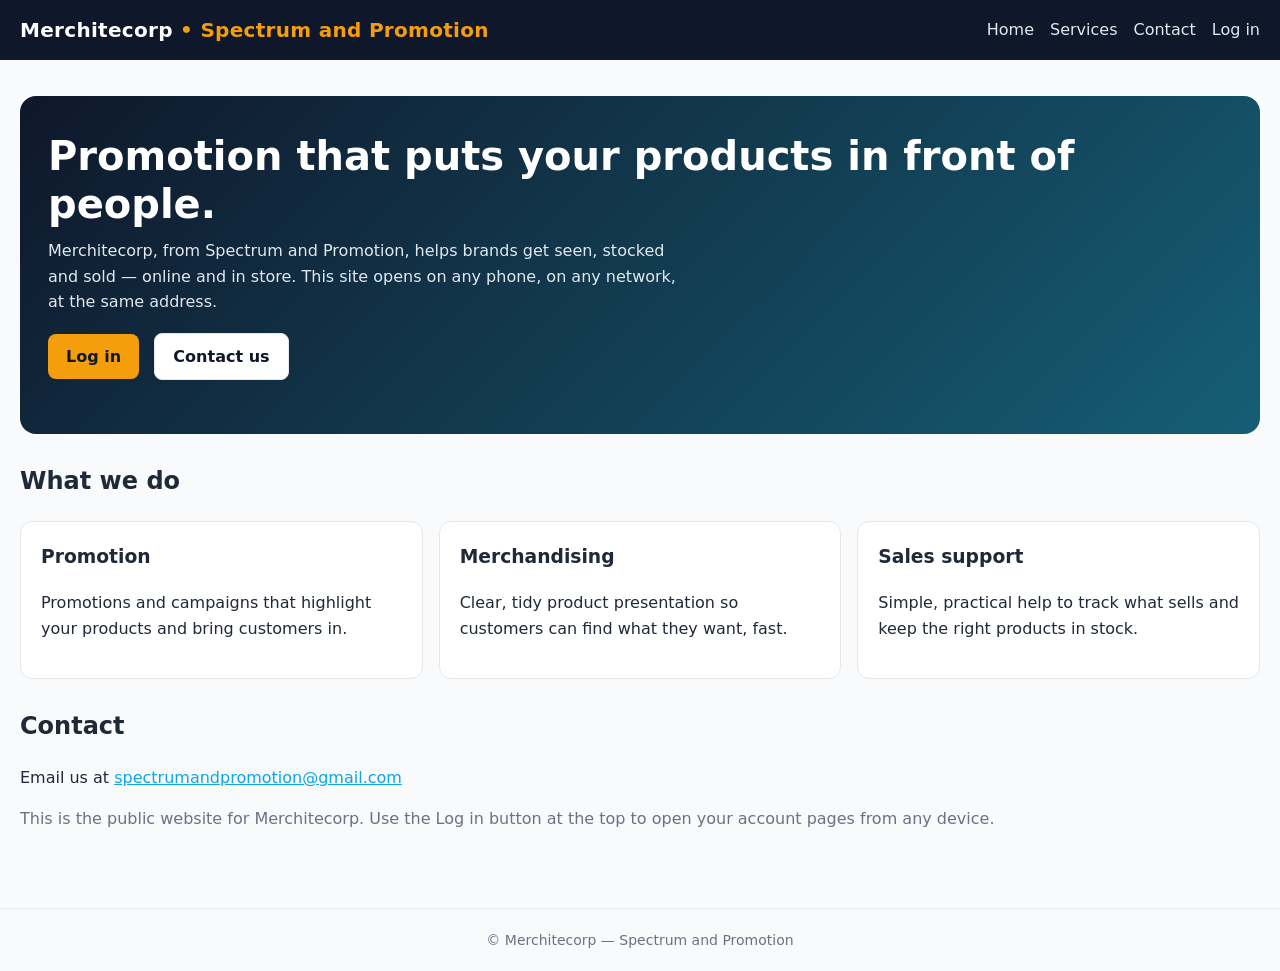
<file: index.html>
<!DOCTYPE html>
<html lang="en">
<head>
<meta charset="utf-8">
<meta name="viewport" content="width=device-width, initial-scale=1">
<title>Merchitecorp — Spectrum and Promotion</title>
<meta name="description" content="Merchitecorp (Spectrum and Promotion): promotion and merchandising. Open on any phone, on any network.">
<link rel="stylesheet" href="style.css">
<style>
/* --- Ask AI: floating Ask GENIE button, bottom-right; panel sits above it --- */
/* --- Ask GENIE: floating circular button, bottom-right --- */
.ask-genie-fab{position:fixed;right:14px;bottom:14px;width:80px;height:80px;border-radius:50%;border:0;cursor:pointer;z-index:70;display:flex;flex-direction:column;align-items:center;justify-content:center;gap:2px;background:linear-gradient(135deg,#14b8a6,#0b6b5d);color:#fff;box-shadow:0 8px 22px rgba(11,107,93,.45),0 2px 6px rgba(15,23,42,.25);font:inherit;padding:0}
.ask-genie-fab:hover{filter:brightness(1.08)}
.ask-genie-fab:active{transform:scale(.96)}
.ask-genie-star{font-size:15px;line-height:1}
.ask-genie-label{font-size:11px;font-weight:800;line-height:1.2;text-align:center;white-space:nowrap}
.ask-ai-panel{position:fixed;right:12px;bottom:102px;width:min(390px,calc(100vw - 24px));max-height:82vh;overflow-y:auto;background:#fff;border:1px solid var(--line);border-radius:14px;box-shadow:0 12px 32px rgba(15,23,42,.28);z-index:60;padding:16px}
.ask-ai-panel[hidden]{display:none}
.ask-ai-head{display:flex;align-items:center;gap:8px;margin-bottom:4px}
.ask-ai-head h2{margin:0;font-size:18px;flex:1}
.ask-ai-tag{font-size:11px;font-weight:700;color:#0b6b5d;background:#d1fae5;border-radius:99px;padding:2px 8px;white-space:nowrap}
.ask-ai-close{border:1px solid var(--line);background:#fff;border-radius:8px;width:30px;height:30px;cursor:pointer;font-size:14px;line-height:1}
.ask-ai-toggle{display:flex;align-items:center;gap:10px;background:#f8fafc;border:1px solid var(--line);border-radius:10px;padding:10px 12px;margin:10px 0;font-weight:700;cursor:pointer}
.ask-ai-toggle input{width:20px;height:20px;accent-color:var(--accent2)}
.ask-ai-offnote{margin:8px 0}
.ask-ai-body label{display:block;font-weight:600;margin:10px 0 4px}
.ask-ai-body input[type="date"]{width:100%;padding:10px 12px;border:1px solid #cbd5e1;border-radius:8px;font-size:16px}
.ask-ai-qs{display:grid;grid-template-columns:1fr 1fr;gap:8px;margin:10px 0}
.ask-ai-qs button{border:1px solid #bae6fd;background:#f0f9ff;color:#0c4a6e;border-radius:10px;padding:9px 8px;font-size:13px;font-weight:600;cursor:pointer;text-align:left;line-height:1.3}
.ask-ai-qs button:hover{background:#e0f2fe}
.ask-ai-askrow{display:flex;gap:8px;margin:10px 0}
.ask-ai-askrow input{flex:1;min-width:0;padding:10px 12px;border:1px solid #cbd5e1;border-radius:8px;font-size:15px}
.ask-ai-answer{white-space:pre-wrap;background:#f8fafc;border:1px solid var(--line);border-radius:10px;padding:12px;font-size:14px;line-height:1.6;margin:10px 0}
.ask-ai-src{font-size:12px;color:var(--muted);margin:6px 0 0}
</style>
</head>
<body>
<header><div class="nav">
<a class="brand" href="index.html">Merchitecorp <span>• Spectrum and Promotion</span></a>
<nav><a class="link" href="index.html">Home</a><a class="link" href="#services">Services</a><a class="link" href="#contact">Contact</a><a class="link" href="login.html">Log in</a></nav>
</div></header>
<main>
<div class="hero">
<h1>Promotion that puts your products in front of people.</h1>
<p>Merchitecorp, from Spectrum and Promotion, helps brands get seen, stocked and sold — online and in store. This site opens on any phone, on any network, at the same address.</p>
<p><a class="btn" href="login.html">Log in</a> &nbsp; <a class="btn btn-secondary" href="#contact">Contact us</a></p>
</div>
<section id="services">
<h2>What we do</h2>
<div class="grid">
<div class="card"><h3>Promotion</h3><p>Promotions and campaigns that highlight your products and bring customers in.</p></div>
<div class="card"><h3>Merchandising</h3><p>Clear, tidy product presentation so customers can find what they want, fast.</p></div>
<div class="card"><h3>Sales support</h3><p>Simple, practical help to track what sells and keep the right products in stock.</p></div>
</div>
</section>
<section id="contact">
<h2>Contact</h2>
<p>Email us at <a href="mailto:spectrumandpromotion@gmail.com">spectrumandpromotion@gmail.com</a></p>
<p class="muted">This is the public website for Merchitecorp. Use the Log in button at the top to open your account pages from any device.</p>
</section>
</main>
<footer>© Merchitecorp — Spectrum and Promotion</footer>
<div id="askAiPanel" class="ask-ai-panel" hidden aria-hidden="true">
<div class="ask-ai-head"><h2>Ask AI</h2><span class="ask-ai-tag">System data only &middot; No AI key</span><button class="ask-ai-close" id="askAiClose" type="button" aria-label="Close Ask AI">&#10005;</button></div>
<p class="muted" style="margin:0">Answers come from your closing-report sheets only. Nothing is sent to any AI service.</p>
<label class="ask-ai-toggle"><input type="checkbox" id="askAiToggle"> Ask AI on</label>
<p class="note ask-ai-offnote" id="askAiOffNote">Ask AI is off. Switch it on to ask questions.</p>
<div class="ask-ai-body" id="askAiBody" hidden>
<label for="askAiDate">Date</label>
<input type="date" id="askAiDate">
<div class="ask-ai-qs" id="askAiQs"></div>
<div class="ask-ai-askrow"><input id="askAiInput" type="text" autocomplete="off" placeholder="Ask about the system data&hellip;"><button class="btn" id="askAiSend" type="button">Ask</button></div>
<div class="ask-ai-answer" id="askAiAnswer" hidden></div>
<p class="ask-ai-src" id="askAiSrc"></p>
</div>
</div>
</main>
<button class="ask-genie-fab" id="askAiBtn" type="button" aria-controls="askAiPanel" aria-label="Ask GENIE"><span class="ask-genie-star" aria-hidden="true">&#10022;</span><span class="ask-genie-label">Ask GENIE</span></button>
<script>
/* Ask AI — NO AI KEY, NO AI SERVICE. Rule-based answers only, computed in
   this browser from the closing-report sheets via the same reports feed the
   profit tool uses (?action=reports). If a number is not in the feed, the
   answer says so — it never invents a number. Profit = qty x (sell - buy)
   using the buy/sell prices saved on this device; categories with no buy
   price set cannot have profit calculated, and the answer says that. */
(function(){
  var sess=null; try{ sess=JSON.parse(sessionStorage.getItem('merchitecorp_session')||'null'); }catch(e){}
  var btn=document.getElementById('askAiBtn'), panel=document.getElementById('askAiPanel');
  if(!btn||!panel) return;
  if(!sess||!sess.email){ btn.style.display='none'; return; }
  var SYNC_URL='https://script.google.com/macros/s/AKfycbxjongQ5prQyIv9lP4kv-55cpiWcQhxikBVcuCpWC2s7ij7GTHDmn0Q_cohPZQtqy5_Cg/exec';
  var DREP_LS='gas-shift-sheet-daily-reports-v1';
  var LS_SET='gas-shift-sheet-settings-v1';
  var CATS=['Beer','Cigarettes','Juice','Snacks & Chips','Tobacco','Water','Misc. No Tax','Energy Drinks','Wine','Soda','Smokeless Tobacco / Chew','Dairy Product','Candy','Gen Grocery','Phone Cards','TX Groc','Frozen Pro','Coffee','Cigars'];
  var CATKEYS=['beer','cigarettes','juice','snack','tobacco','water','misc','energy','wine','soda','smokeless','dairy','candy','grocery','phonecard','txgroc','frozen','coffee','cigars'];
  var SHIFT_LABELS=['1st Shift','2nd Shift','3rd Shift'];
  function num(v){var n=parseFloat(String(v==null?'':v).replace(/[$,\s]/g,''));return isFinite(n)?n:0;}
  function r2(x){return Math.round((x+1e-9)*100)/100;}
  function usd(x){var v=r2(x);var s=Math.abs(v).toLocaleString('en-US',{style:'currency',currency:'USD'});return v<0?'\u2212'+s:s;}
  function pad(n){return (n<10?'0':'')+n;}
  function toDate(s){var p=String(s||'').split('-');return new Date(+p[0],(+p[1]||1)-1,+p[2]||1);}
  function todayStr(){var d=new Date();return d.getFullYear()+'-'+pad(d.getMonth()+1)+'-'+pad(d.getDate());}
  function validDate(s){return /^\d{4}-\d{2}-\d{2}$/.test(s)&&!isNaN(toDate(s).getTime());}
  function addDaysStr(d,n){var dt=toDate(d);dt.setDate(dt.getDate()+n);return dt.getFullYear()+'-'+pad(dt.getMonth()+1)+'-'+pad(dt.getDate());}
  function weekStartStr(d){var dt=toDate(d);var dow=(dt.getDay()+6)%7;dt.setDate(dt.getDate()-dow);return dt.getFullYear()+'-'+pad(dt.getMonth()+1)+'-'+pad(dt.getDate());}
  function fmtDay(d){return toDate(d).toLocaleDateString('en-US',{month:'short',day:'numeric',year:'numeric'});}
  function fmtUpTime(iso){try{return new Date(iso).toLocaleString('en-US',{month:'short',day:'numeric',hour:'numeric',minute:'2-digit'});}catch(e){return '';}}
  function normDate(s){
    var t=String(s||'').trim();
    var m=t.match(/^(\d{4})-(\d{2})-(\d{2})/); if(m)return m[1]+'-'+m[2]+'-'+m[3];
    m=t.match(/^(\d{1,2})\/(\d{1,2})\/(\d{4})/); if(m)return m[3]+'-'+('0'+m[2]).slice(-2)+'-'+('0'+m[1]).slice(-2);
    return '';
  }
  function readPrices(){try{var o=JSON.parse(localStorage.getItem(LS_SET)||'null');return (o&&o.profit&&typeof o.profit==='object')?o.profit:{};}catch(e){return {};}}
  function priceByKey(key){
    var p=readPrices()[key]||{}, buy=num(p.buy), sell=0;
    if(p.sellPct!=null){var pct=num(p.sellPct); if(pct>0&&pct<100&&buy>0)sell=r2(buy/(1-pct/100));}
    else sell=num(p.sell);
    return {buy:buy,sell:sell};
  }
  function priceByName(name){ var i=CATS.indexOf(name); return i>=0?priceByKey(CATKEYS[i]):{buy:0,sell:0}; }
  var feed=null, feedUpdated='', feedNote='', feedLoading=false, feedWaiters=[];
  function feedLoad(cb){
    if(feed){ if(cb)cb(true); return; }
    if(cb)feedWaiters.push(cb);
    if(feedLoading) return;
    feedLoading=true;
    fetch(SYNC_URL+'?action=reports').then(function(r){return r.json();}).then(function(j){
      feedLoading=false;
      if(!j||!j.ok||!j.dailyClosing)throw new Error('bad');
      feed=j; feedUpdated=j.generatedAt||''; feedNote='Feed updated '+fmtUpTime(feedUpdated)+'.';
      try{localStorage.setItem(DREP_LS,JSON.stringify({at:feedUpdated,data:j}));}catch(e){}
      var w=feedWaiters; feedWaiters=[]; w.forEach(function(f){f(true);});
    }).catch(function(){
      feedLoading=false;
      var cached=null; try{cached=JSON.parse(localStorage.getItem(DREP_LS)||'null');}catch(e){}
      if(cached&&cached.data){feed=cached.data; feedUpdated=cached.at||''; feedNote='Showing the saved copy from '+fmtUpTime(cached.at)+' — could not reach the sheets.';}
      else feedNote='Could not load the sheets — check connection and try again.';
      var w=feedWaiters; feedWaiters=[]; w.forEach(function(f){f(!!feed);});
    });
  }
  function dailyRows(){
    if(!feed||!feed.dailyClosing) return [];
    return feed.dailyClosing.slice(1).filter(function(r){
      if(!r) return false;
      var d0=String(r[0]||'');
      if(!d0||d0==='Date') return false;
      if(d0.indexOf('CUSTOM')===0) return false;
      if(String(r[1]||'').indexOf('Custom Period')>=0) return false;
      return normDate(r[0])!=='';
    });
  }
  function rowsForDate(d){ return dailyRows().filter(function(r){return normDate(r[0])===d;}); }
  function rowsForWeek(d){
    var ws=weekStartStr(d), we=addDaysStr(ws,6);
    return dailyRows().filter(function(r){var rd=normDate(r[0]); return rd>=ws&&rd<=we;});
  }
  function sumIdx(rows,i){var t=0; rows.forEach(function(r){t=r2(t+num(r[i]));}); return t;}
  function deptRows(){
    if(!feed||!feed.departmentSales) return [];
    return feed.departmentSales.slice(1).filter(function(r){
      if(!r) return false;
      var sh=Number(r[1]); if(!(sh>=1&&sh<=3)) return false;
      return normDate(r[0])!=='';
    });
  }
  function deptForDate(d){ return deptRows().filter(function(r){return normDate(r[0])===d;}); }
  function deptDates(){ var seen={}, out=[]; deptRows().forEach(function(r){var d=normDate(r[0]); if(!seen[d]){seen[d]=1; out.push(d);}}); return out.sort(); }
  function profitForRows(drows){
    var tot={qty:0,sales:0,profit:0,priced:0,unpriced:[],lines:[]};
    if(!drows.length) return null;
    drows.forEach(function(r){
      var sh=Number(r[1]);
      CATS.forEach(function(name,ci){
        var q=num(r[2+ci]); if(q<=0) return;
        var pr=priceByKey(CATKEYS[ci]);
        tot.qty=r2(tot.qty+q);
        if(pr.buy>0&&pr.sell>0){
          tot.sales=r2(tot.sales+q*pr.sell);
          tot.profit=r2(tot.profit+q*(pr.sell-pr.buy));
          tot.priced++;
        } else if(tot.unpriced.indexOf(name)<0){ tot.unpriced.push(name); }
        tot.lines.push({shift:sh,name:name,qty:q,sell:pr.sell,buy:pr.buy});
      });
    });
    return tot;
  }
  function profitForDate(d){ return profitForRows(deptForDate(d)); }
  function profitForWeek(d){
    var ws=weekStartStr(d), we=addDaysStr(ws,6);
    var rows=deptRows().filter(function(r){var rd=normDate(r[0]); return rd>=ws&&rd<=we;});
    return profitForRows(rows);
  }
  function profitText(t, label){
    if(!t) return null;
    var out=label+'\nProfit (priced categories only): '+usd(t.profit)+'\nSales (priced categories only): '+usd(t.sales)+'\nItems sold: '+t.qty;
    if(t.unpriced.length) out+='\nProfit could NOT be calculated for: '+t.unpriced.join(', ')+' — no buy price set yet. Set the buy/sell prices on the Profit panel and ask again.';
    else out+='\nAll sold categories had prices set.';
    return out;
  }
  function shiftLines(rows, idx, label){
    var parts=[];
    rows.forEach(function(r){
      var sh=String(r[1]||'');
      var name=SHIFT_LABELS.filter(function(l){return sh.indexOf(l)===0;})[0]||sh;
      parts.push(name+': '+label(num(r[idx])));
    });
    return parts.join('\n');
  }
  function answer(key, d, extra){
    var rows=rowsForDate(d), ws=weekStartStr(d), we=addDaysStr(ws,6);
    var wrows=rowsForWeek(d);
    var head='';
    function src(){ return '\n\nSource: closing-report sheets (reports feed). '+feedNote+' Date asked: '+fmtDay(d)+'.'; }
    if(key==='profit-day'){
      if(!rows.length) return 'No closed shifts in the system for '+fmtDay(d)+' yet.'+src();
      var t=profitForDate(d);
      if(!t) return 'Department quantities are not in the system for '+fmtDay(d)+' yet. Department sales are only in the feed for: '+deptDates().join(', ')+'. Profit cannot be calculated without them.'+src();
      return (profitText(t,'Profit on '+fmtDay(d))||'')+src();
    }
    if(key==='profit-week'){
      if(!wrows.length) return 'No closed shifts in the system for the week of '+fmtDay(ws)+' to '+fmtDay(we)+' yet.'+src();
      var tw=profitForWeek(d);
      if(!tw) return 'Department quantities are not in the system for the week of '+fmtDay(ws)+' to '+fmtDay(we)+' yet. Department sales are only in the feed for: '+deptDates().join(', ')+'.'+src();
      return (profitText(tw,'Profit for the week '+fmtDay(ws)+' to '+fmtDay(we))||'')+src();
    }
    if(key==='sales-day'){
      if(!rows.length) return 'No closed shifts in the system for '+fmtDay(d)+' yet.'+src();
      return 'Total sales on '+fmtDay(d)+': '+usd(sumIdx(rows,4))+'\nNet sales: '+usd(sumIdx(rows,5))+'\nTransactions: '+sumIdx(rows,6)+'\nInside sales: '+usd(sumIdx(rows,10))+'\nGas sales: '+usd(sumIdx(rows,9))+' ('+sumIdx(rows,8)+' gal)\nTax collected: '+usd(sumIdx(rows,11))+'\n'+shiftLines(rows,4,usd)+src();
    }
    if(key==='sales-week'){
      if(!wrows.length) return 'No closed shifts in the system for the week of '+fmtDay(ws)+' to '+fmtDay(we)+' yet.'+src();
      return 'Total sales for the week '+fmtDay(ws)+' to '+fmtDay(we)+': '+usd(sumIdx(wrows,4))+'\nNet sales: '+usd(sumIdx(wrows,5))+'\nTransactions: '+sumIdx(wrows,6)+'\nInside sales: '+usd(sumIdx(wrows,10))+'\nGas sales: '+usd(sumIdx(wrows,9))+' ('+sumIdx(wrows,8)+' gal)'+src();
    }
    if(key==='dept-day'){
      if(!rows.length) return 'No closed shifts in the system for '+fmtDay(d)+' yet.'+src();
      var dr=deptForDate(d);
      if(!dr.length) return 'Department quantities are not in the system for '+fmtDay(d)+' yet. Department sales are only in the feed for: '+deptDates().join(', ')+'.'+src();
      var lines=['Sales by department on '+fmtDay(d)+':'];
      var totQ=0, totS=0;
      CATS.forEach(function(name,ci){
        var q=0, s=0, hasSell=false;
        dr.forEach(function(r){var x=num(r[2+ci]); q=r2(q+x); var pr=priceByName(name); if(pr.sell>0){s=r2(s+x*pr.sell); hasSell=true;}});
        if(q>0){ totQ=r2(totQ+q); totS=r2(totS+s); lines.push(name+': '+q+' sold'+(hasSell?' — '+usd(s):' — sell price not set, sales unknown')); }
      });
      lines.push('Total items: '+totQ+(totS>0?' · Sales (priced categories): '+usd(totS):''));
      return lines.join('\n')+src();
    }
    if(key==='cash-day'){
      if(!rows.length) return 'No closed shifts in the system for '+fmtDay(d)+' yet.'+src();
      var synced=rows.filter(function(r){return String(r[33]||'')!=='';}).length;
      if(!synced) return 'No shift-sheet data was uploaded for '+fmtDay(d)+' yet, so cash collected is not in the system for this date.'+src();
      return 'Cash collected on '+fmtDay(d)+' (synced shifts: '+synced+' of '+rows.length+'):\nCash counted: '+usd(sumIdx(rows,22))+'\nCards: '+usd(sumIdx(rows,26))+' (Credit '+usd(sumIdx(rows,24))+' + Debit '+usd(sumIdx(rows,25))+')\nEBT: '+usd(sumIdx(rows,27))+'\nCollected: '+usd(sumIdx(rows,30))+'\nSafe drops: '+usd(sumIdx(rows,23))+'\n'+shiftLines(rows,30,usd)+src();
    }
    if(key==='safe-day'){
      if(!rows.length) return 'No closed shifts in the system for '+fmtDay(d)+' yet.'+src();
      var synced2=rows.filter(function(r){return String(r[33]||'')!=='';}).length;
      if(!synced2) return 'No shift-sheet data was uploaded for '+fmtDay(d)+' yet, so the cash in the safe is not in the system for this date.'+src();
      return 'Cash in the safe for '+fmtDay(d)+': '+usd(sumIdx(rows,23))+' (safe drops total, synced shifts: '+synced2+' of '+rows.length+')\nCash counted: '+usd(sumIdx(rows,22))+'\nExpected deposit to safe: '+usd(sumIdx(rows,32))+src();
    }
    if(key==='fuel-day'){
      if(!rows.length) return 'No closed shifts in the system for '+fmtDay(d)+' yet.'+src();
      var gp=sumIdx(rows,37);
      var out='Fuel profit on '+fmtDay(d)+': '+usd(gp)+'\n87: '+usd(sumIdx(rows,34))+' · 89: '+usd(sumIdx(rows,35))+' · 93: '+usd(sumIdx(rows,36));
      if(gp===0) out+='\nGas profit is $0.00 in the feed for this date — it was not entered on the website for these shifts.';
      out+='\nGas sold: '+sumIdx(rows,8)+' gal for '+usd(sumIdx(rows,9))+src();
      return out;
    }
    if(key==='payouts-day'){
      if(!rows.length) return 'No closed shifts in the system for '+fmtDay(d)+' yet.'+src();
      return 'Pay outs on '+fmtDay(d)+': '+usd(sumIdx(rows,15))+'\n'+shiftLines(rows,15,usd)+'\nPer-person payee names are not in the reports feed, so I cannot break this down by person from here — the breakdown is on the Monthly sheet, Pay Outs by Payee tab.'+src();
    }
    if(key==='vendors-day'){
      if(!rows.length) return 'No closed shifts in the system for '+fmtDay(d)+' yet.'+src();
      return 'Vendors paid on '+fmtDay(d)+': pay outs total '+usd(sumIdx(rows,15))+'. Vendor names are not in the reports feed, so I cannot list the vendors from here. See the Vendors tab on the shift sheet, or the Monthly sheet, Pay Outs by Payee tab.'+src();
    }
    if(key==='payee'){
      var name=(extra&&extra.name)||'';
      var dd=(extra&&extra.date)||d;
      var rr=rowsForDate(dd);
      if(!rr.length) return 'No closed shifts in the system for '+fmtDay(dd)+' yet.'+src();
      return 'Pay outs to '+(name||'that person')+' on '+fmtDay(dd)+' cannot be answered from the reports feed — per-person payee names are not in it. Total pay outs that day were '+usd(sumIdx(rr,15))+'. The per-person breakdown is on the Monthly sheet, Pay Outs by Payee tab.'+src();
    }
    if(key==='short-day'){
      if(!rows.length) return 'No closed shifts in the system for '+fmtDay(d)+' yet.'+src();
      var so=sumIdx(rows,31);
      var state=so===0?'Balanced':(so<0?'Short '+usd(so):'Over '+usd(so));
      return 'Cash on '+fmtDay(d)+': '+state+'\nShort / Over total: '+usd(so)+'\n'+shiftLines(rows,31,usd)+src();
    }
    if(key==='txns-day'){
      if(!rows.length) return 'No closed shifts in the system for '+fmtDay(d)+' yet.'+src();
      return 'Transactions on '+fmtDay(d)+': '+sumIdx(rows,6)+'\nAverage ticket: '+usd(sumIdx(rows,4)/Math.max(1,sumIdx(rows,6)))+'\nVoids: '+sumIdx(rows,12)+'\nNo Sales: '+sumIdx(rows,13)+src();
    }
    if(key==='gas-day'){
      if(!rows.length) return 'No closed shifts in the system for '+fmtDay(d)+' yet.'+src();
      return 'Gas sold on '+fmtDay(d)+': '+sumIdx(rows,8)+' gallons for '+usd(sumIdx(rows,9))+src();
    }
    if(key==='cash-week'){
      if(!wrows.length) return 'No closed shifts in the system for the week of '+fmtDay(ws)+' to '+fmtDay(we)+' yet.'+src();
      var syn=wrows.filter(function(r){return String(r[33]||'')!=='';}).length;
      return 'Cash collected for the week '+fmtDay(ws)+' to '+fmtDay(we)+' (synced shifts: '+syn+' of '+wrows.length+'):\nCash counted: '+usd(sumIdx(wrows,22))+'\nCards: '+usd(sumIdx(wrows,26))+'\nEBT: '+usd(sumIdx(wrows,27))+'\nCollected: '+usd(sumIdx(wrows,30))+'\nSafe drops: '+usd(sumIdx(wrows,23))+'\nShort / Over: '+usd(sumIdx(wrows,31))+src();
    }
    return 'I can only answer from the system data — profit, sales, department sales, cash, fuel profit, vendors and pay outs. Pick one of the prebuilt questions above.';
  }
  var QS=[
    ['profit-day','What was my profit on this date?'],
    ['profit-week','What was my profit this week?'],
    ['sales-day','What were total sales on this date?'],
    ['sales-week','What were total sales this week?'],
    ['dept-day','Sales by department on this date'],
    ['cash-day','How much cash was collected?'],
    ['safe-day','How much cash is in the safe?'],
    ['fuel-day','What was my fuel profit?'],
    ['payouts-day','How much did I pay out?'],
    ['vendors-day','Which vendors were paid?'],
    ['payee','Pay out to a person — type it below'],
    ['short-day','Was cash short or over?'],
    ['txns-day','How many transactions?'],
    ['gas-day','How much gas did I sell?'],
    ['cash-week','Cash collected this week']
  ];
  var toggle=document.getElementById('askAiToggle');
  var offNote=document.getElementById('askAiOffNote');
  var body=document.getElementById('askAiBody');
  var dateIn=document.getElementById('askAiDate');
  var qsBox=document.getElementById('askAiQs');
  var input=document.getElementById('askAiInput');
  var sendBtn=document.getElementById('askAiSend');
  var ansBox=document.getElementById('askAiAnswer');
  var srcEl=document.getElementById('askAiSrc');
  dateIn.value=todayStr();
  QS.forEach(function(q){
    var b=document.createElement('button');
    b.type='button'; b.textContent=q[1]; b.setAttribute('data-ask',q[0]);
    b.addEventListener('click',function(){
      if(q[0]==='payee'){ input.value='How much did I pay '; input.focus(); showAnswer('Type the person and the date, for example: How much did I pay PAINT on 2026-11-11?'); return; }
      ask(q[0], dateIn.value||todayStr(), null);
    });
    qsBox.appendChild(b);
  });
  function showAnswer(text){
    ansBox.hidden=false; ansBox.textContent=text;
    srcEl.textContent=feedNote;
  }
  function getDate(){
    var v=dateIn.value||todayStr();
    return validDate(v)?v:todayStr();
  }
  function ask(key, d, extra){
    if(!toggle.checked){ showAnswer('Ask AI is off. Switch it on first.'); return; }
    showAnswer('Loading the system data…');
    feedLoad(function(ok){
      if(!ok){ showAnswer('Could not load the sheets — check connection and try again.'); return; }
      showAnswer(answer(key, d, extra));
    });
  }
  function parseFree(text){
    var t=String(text||'').toLowerCase();
    var d=getDate();
    var dm=t.match(/(\d{4}-\d{2}-\d{2})/);
    if(dm&&validDate(dm[1])) d=dm[1];
    else if(t.indexOf('yesterday')>=0) d=addDaysStr(getDate(),-1);
    else if(t.indexOf('last week')>=0) d=addDaysStr(getDate(),-7);
    var m2=text.match(/pay(?:out| out)?\s+(?:to\s+|for\s+)?([A-Za-z][A-Za-z &\.\-]{1,40}?)(?:\s+on\s+|$)/i);
    if(m2){
      var nm=m2[1].trim();
      if(/^[A-Za-z][A-Za-z &\.\-]{1,40}$/.test(nm)&&nm.toLowerCase()!=='on'&&nm.toLowerCase()!=='out')
        return {key:'payee', date:d, extra:{name:nm.toUpperCase(), date:d}};
    }
    if(t.indexOf('profit')>=0) return {key:t.indexOf('week')>=0?'profit-week':'profit-day', date:d};
    if(t.indexOf('department')>=0) return {key:'dept-day', date:d};
    if(t.indexOf('fuel profit')>=0||t.indexOf('gas profit')>=0) return {key:'fuel-day', date:d};
    if(t.indexOf('gas')>=0&&(t.indexOf('gallon')>=0||t.indexOf('sell')>=0||t.indexOf('sold')>=0)) return {key:'gas-day', date:d};
    if(t.indexOf('safe')>=0) return {key:'safe-day', date:d};
    if(t.indexOf('cash')>=0) return {key:t.indexOf('week')>=0?'cash-week':'cash-day', date:d};
    if(t.indexOf('short')>=0||t.indexOf('over')>=0) return {key:'short-day', date:d};
    if(t.indexOf('transaction')>=0) return {key:'txns-day', date:d};
    if(t.indexOf('vendor')>=0) return {key:'vendors-day', date:d};
    if(t.indexOf('pay out')>=0||t.indexOf('payout')>=0||t.indexOf('pay')>=0) return {key:'payouts-day', date:d};
    if(t.indexOf('sale')>=0) return {key:t.indexOf('week')>=0?'sales-week':'sales-day', date:d};
    return {key:null, date:d};
  }
  function askFree(){
    var text=input.value.trim();
    if(!text){ showAnswer('Type a question, or tap one of the prebuilt questions above.'); return; }
    var p=parseFree(text);
    if(!p.key){ showAnswer('I can only answer from the system data — profit, sales, department sales, cash, fuel profit, vendors and pay outs. Pick one of the prebuilt questions above.'); return; }
    ask(p.key, p.date, p.extra||null);
  }
  sendBtn.addEventListener('click', askFree);
  input.addEventListener('keydown', function(e){ if(e.key==='Enter'){ e.preventDefault(); askFree(); } });
  toggle.addEventListener('change', function(){
    var on=toggle.checked;
    offNote.hidden=on; body.hidden=!on;
    if(on){ showAnswer('Ask AI is on. Pick a date and tap a question — answers come from your sheets.'); feedLoad(function(){}); }
    else { ansBox.hidden=true; srcEl.textContent=''; }
  });
  btn.addEventListener('click', function(){
    var open=panel.hidden;
    panel.hidden=!open; panel.setAttribute('aria-hidden', open?'false':'true');
    if(open) panel.scrollIntoView({behavior:'smooth',block:'nearest'});
  });
  document.getElementById('askAiClose').addEventListener('click', function(){
    panel.hidden=true; panel.setAttribute('aria-hidden','true');
  });
})();
</script>

</body>
</html>
</file>
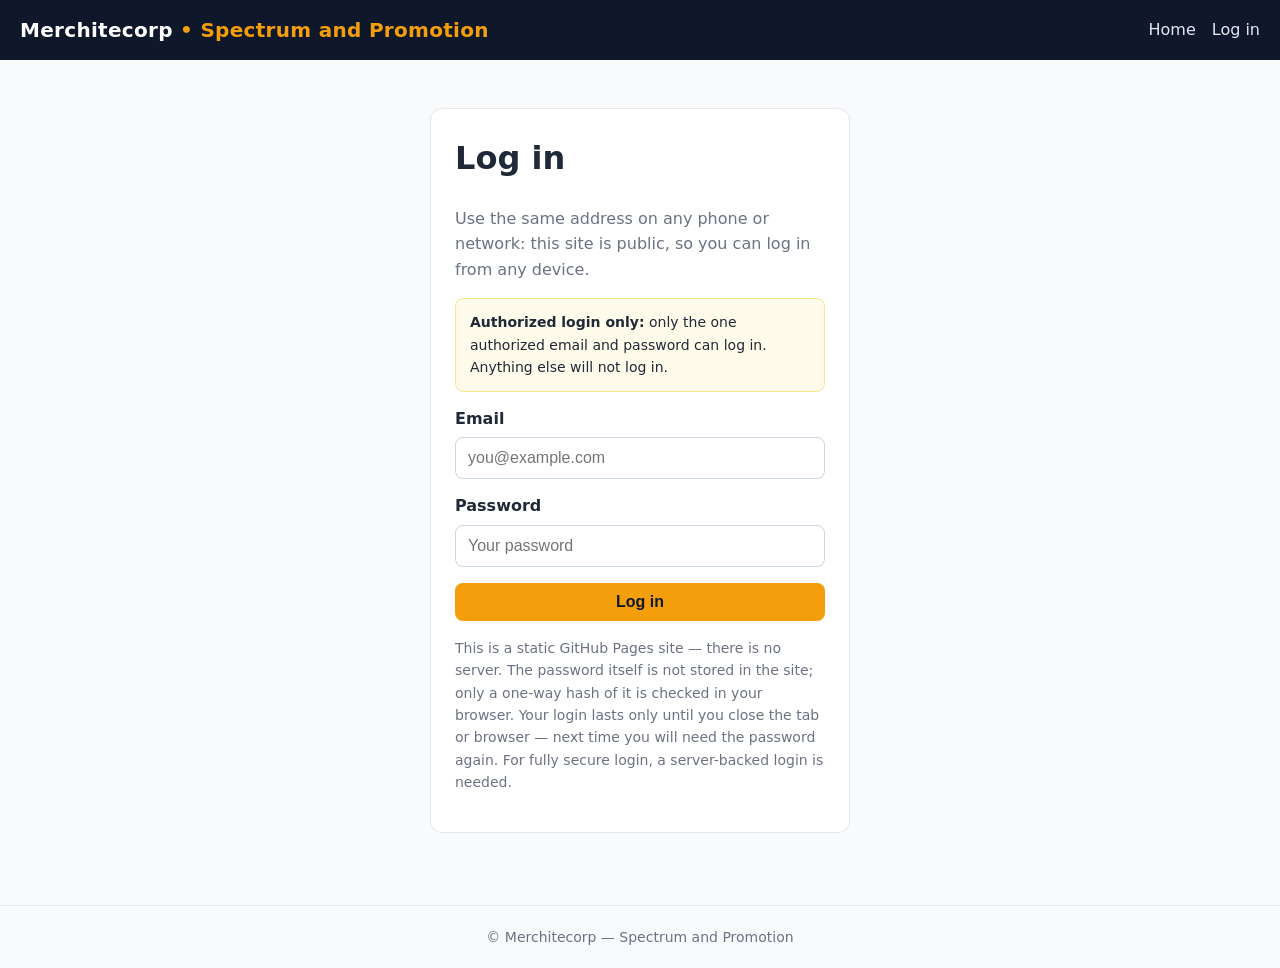
<file: dashboard.html>
<!DOCTYPE html>
<html lang="en">
<head>
<meta charset="utf-8">
<meta name="viewport" content="width=device-width, initial-scale=1">
<title>Dashboard — Merchitecorp</title>
<link rel="stylesheet" href="style.css">
<style>
/* Profit section (same data as the shift sheet: prices + quantities are shared
   through this device's saved data, so either page sees the same numbers). */
#profit .card{margin-bottom:16px}
#profit .card h2{font-size:13px;text-transform:uppercase;letter-spacing:.06em;color:var(--muted);margin:0 0 12px}
#profit .tbl{overflow-x:auto}
#profit table{width:100%;border-collapse:collapse;font-size:14px}
#profit th,#profit td{padding:8px 6px;border-bottom:1px solid var(--line);text-align:left}
#profit th{font-size:12px;text-transform:uppercase;letter-spacing:.05em;color:var(--muted)}
#profit tr.key td{font-weight:700;background:#f8fafc}
#profit .seg{display:flex;gap:6px;flex-wrap:wrap}
#profit .seg .btn[aria-pressed="true"]{background:var(--bg);color:#fff}
#profit .repctl{display:grid;gap:10px}
#profit .row2{display:flex;gap:8px;align-items:center;flex-wrap:wrap}
#profit .datepick span{display:block;font-size:12px;color:var(--muted);font-weight:600}
#profit .lbl{font-weight:600}
#profit .in{display:flex;align-items:center;border:1px solid #cbd5e1;border-radius:8px;background:#fff;min-width:0}
#profit .in:focus-within{border-color:var(--accent2);outline:2px solid var(--accent2);outline-offset:-1px}
#profit .in i{font-style:normal;padding-left:10px;color:var(--muted)}
#profit .in input{flex:1;min-width:0;border:0;outline:0;background:transparent;padding:9px 10px;font-size:15px;text-align:right}
#profit .repday{background:none;border:0;color:var(--accent2);cursor:pointer;font:inherit;text-align:left;padding:0;text-decoration:underline}
#profit .note{margin:10px 0 0}
/* --- Accordion: Profit (only one panel now) --- */
.accord{margin:28px 0}
.acc-panel{background:#fff;border:1px solid var(--line);border-radius:14px;overflow:hidden;box-shadow:0 1px 3px rgba(15,23,42,.08);margin:0 0 16px}
.acc-head{display:flex;align-items:center;gap:10px;flex-wrap:wrap;width:100%;text-align:left;background:#fff;border:0;padding:16px 18px;cursor:pointer;font:inherit;color:var(--text)}
.acc-head:hover{background:#f8fafc}
.acc-title{font-weight:800;font-size:17px;line-height:1.3}
.acc-sub{color:var(--muted);font-size:13px;line-height:1.3;flex:1;min-width:140px}
.acc-chev{font-size:18px;line-height:1;color:var(--muted);transition:transform .2s ease;margin-left:auto}
.acc-panel.open .acc-chev{transform:rotate(180deg)}
.acc-body{display:none;border-top:1px solid var(--line);padding:18px 16px}
.acc-panel.open .acc-body{display:block}
.acc-body .card{margin-bottom:0}
/* --- Layout polish: no colliding rows/columns, phone-friendly --- */
.grid{grid-template-columns:1fr}
@media (min-width:640px){.grid{grid-template-columns:1fr 1fr}}
.card{overflow:hidden}
.card h3{margin:0 0 6px}
.card p{margin:0 0 12px}
.card p:last-child{margin-bottom:0}
#profit .tbl{overflow-x:auto;-webkit-overflow-scrolling:touch}
#profit table{min-width:520px}
#profit th,#profit td{white-space:normal;word-break:break-word;vertical-align:middle}
#profit .in input{min-width:0}
.hero{padding:28px 22px}
@media (max-width:640px){
  main{padding:16px 12px 40px}
  .hero{padding:22px 18px;margin:8px 0 18px}
  .hero h1{font-size:26px}
  .acc-sub{display:none}
  .acc-body{padding:14px 10px}
  #profit table{min-width:480px}
}
/* --- Ask AI: floating Ask GENIE button, bottom-right; panel sits above it --- */
/* --- Ask GENIE: floating circular button, bottom-right --- */
.ask-genie-fab{position:fixed;right:14px;bottom:14px;width:80px;height:80px;border-radius:50%;border:0;cursor:pointer;z-index:70;display:flex;flex-direction:column;align-items:center;justify-content:center;gap:2px;background:linear-gradient(135deg,#14b8a6,#0b6b5d);color:#fff;box-shadow:0 8px 22px rgba(11,107,93,.45),0 2px 6px rgba(15,23,42,.25);font:inherit;padding:0}
.ask-genie-fab:hover{filter:brightness(1.08)}
.ask-genie-fab:active{transform:scale(.96)}
.ask-genie-star{font-size:15px;line-height:1}
.ask-genie-label{font-size:11px;font-weight:800;line-height:1.2;text-align:center;white-space:nowrap}
.ask-ai-panel{position:fixed;right:12px;bottom:102px;width:min(390px,calc(100vw - 24px));max-height:82vh;overflow-y:auto;background:#fff;border:1px solid var(--line);border-radius:14px;box-shadow:0 12px 32px rgba(15,23,42,.28);z-index:60;padding:16px}
.ask-ai-panel[hidden]{display:none}
.ask-ai-head{display:flex;align-items:center;gap:8px;margin-bottom:4px}
.ask-ai-head h2{margin:0;font-size:18px;flex:1}
.ask-ai-tag{font-size:11px;font-weight:700;color:#0b6b5d;background:#d1fae5;border-radius:99px;padding:2px 8px;white-space:nowrap}
.ask-ai-close{border:1px solid var(--line);background:#fff;border-radius:8px;width:30px;height:30px;cursor:pointer;font-size:14px;line-height:1}
.ask-ai-toggle{display:flex;align-items:center;gap:10px;background:#f8fafc;border:1px solid var(--line);border-radius:10px;padding:10px 12px;margin:10px 0;font-weight:700;cursor:pointer}
.ask-ai-toggle input{width:20px;height:20px;accent-color:var(--accent2)}
.ask-ai-offnote{margin:8px 0}
.ask-ai-body label{display:block;font-weight:600;margin:10px 0 4px}
.ask-ai-body input[type="date"]{width:100%;padding:10px 12px;border:1px solid #cbd5e1;border-radius:8px;font-size:16px}
.ask-ai-qs{display:grid;grid-template-columns:1fr 1fr;gap:8px;margin:10px 0}
.ask-ai-qs button{border:1px solid #bae6fd;background:#f0f9ff;color:#0c4a6e;border-radius:10px;padding:9px 8px;font-size:13px;font-weight:600;cursor:pointer;text-align:left;line-height:1.3}
.ask-ai-qs button:hover{background:#e0f2fe}
.ask-ai-askrow{display:flex;gap:8px;margin:10px 0}
.ask-ai-askrow input{flex:1;min-width:0;padding:10px 12px;border:1px solid #cbd5e1;border-radius:8px;font-size:15px}
.ask-ai-answer{white-space:pre-wrap;background:#f8fafc;border:1px solid var(--line);border-radius:10px;padding:12px;font-size:14px;line-height:1.6;margin:10px 0}
.ask-ai-src{font-size:12px;color:var(--muted);margin:6px 0 0}
</style>
</head>
<body>
<header><div class="nav">
<a class="brand" href="index.html">Merchitecorp <span>• Spectrum and Promotion</span></a>
<nav><a class="link" href="index.html">Home</a><a class="link" href="login.html">Log in</a></nav>
</div></header>
<main>
<div class="hero"><h1 id="welcome">Welcome back</h1><p>You are logged in on this device for this visit only. Closing the tab or browser logs you out, and you will need the password again next time. This page is reached through the login on this site — the same address works on any phone or network.</p>
<p><button class="btn" id="logoutBtn" type="button">Log out</button></p></div>
<section>
<h2>Your dashboard</h2>
<div class="grid">
<div class="card"><h3>Shifts &amp; Day</h3><p>Add or open a date, fill in each shift, and see the day total.</p><p><a class="btn" href="shift-sheet.html">Open Shift Sheet</a></p></div>
<div class="card"><h3>Reports</h3><p>Shift, whole-day and week reports — from the website and from the closing-report sheets.</p><p><a class="btn" href="shift-sheet.html#reports">Reports</a> <a class="btn" href="shift-sheet.html#daily-reports">Daily Reports</a></p></div>
<div class="card"><h3>Profit</h3><p>Buy and sell prices set once, then the quantity sold per shift from the Z-Report.</p><p><a class="btn" href="#profitSection">Open Profit</a></p></div>
<div class="card"><h3>Receipt Reader, Demo</h3><p>On its own dashboard now — photo a receipt and get an editable purchase order.</p><p><a class="btn" href="receipt-reader.html">Open Receipt Reader, Demo</a></p></div>
<div class="card"><h3>Inventory Count</h3><p>Stock on hand, low items, what to order — as of the last closing.</p><p><a class="btn" href="inventory.html">Open Inventory Count</a></p></div>
</div>
</section>
<div class="accord" id="dashAccordion">
<section id="profitSection" class="acc-panel open" data-acc-panel="profit">
<button class="acc-head" type="button" data-acc="profit" aria-expanded="true" aria-controls="profitBody"><span class="acc-title">Profit — Buy &amp; Sell</span><span class="acc-sub">Prices, quantities and profit per shift</span><span class="acc-chev" aria-hidden="true">&#9662;</span></button>
<div class="acc-body" id="profitBody"><div id="profit"><p class="muted">Loading profit…</p></div></div>
</section>
</div>
<div id="askAiPanel" class="ask-ai-panel" hidden aria-hidden="true">
<div class="ask-ai-head"><h2>Ask AI</h2><span class="ask-ai-tag">System data only &middot; No AI key</span><button class="ask-ai-close" id="askAiClose" type="button" aria-label="Close Ask AI">&#10005;</button></div>
<p class="muted" style="margin:0">Answers come from your closing-report sheets only. Nothing is sent to any AI service.</p>
<label class="ask-ai-toggle"><input type="checkbox" id="askAiToggle"> Ask AI on</label>
<p class="note ask-ai-offnote" id="askAiOffNote">Ask AI is off. Switch it on to ask questions.</p>
<div class="ask-ai-body" id="askAiBody" hidden>
<label for="askAiDate">Date</label>
<input type="date" id="askAiDate">
<div class="ask-ai-qs" id="askAiQs"></div>
<div class="ask-ai-askrow"><input id="askAiInput" type="text" autocomplete="off" placeholder="Ask about the system data&hellip;"><button class="btn" id="askAiSend" type="button">Ask</button></div>
<div class="ask-ai-answer" id="askAiAnswer" hidden></div>
<p class="ask-ai-src" id="askAiSrc"></p>
</div>
</div>
</main>
<button class="ask-genie-fab" id="askAiBtn" type="button" aria-controls="askAiPanel" aria-label="Ask GENIE"><span class="ask-genie-star" aria-hidden="true">&#10022;</span><span class="ask-genie-label">Ask GENIE</span></button>
<footer>© Merchitecorp — Spectrum and Promotion · <a href="mailto:spectrumandpromotion@gmail.com">spectrumandpromotion@gmail.com</a></footer>
<script>
// Guard: if there is no login flag in this browser, send the visitor to the login page.
(function () {
  var session = null;
  try { session = JSON.parse(sessionStorage.getItem('merchitecorp_session') || 'null'); } catch (err) {}
  if (!session || !session.email) { window.location.href = 'login.html'; return; }
  document.getElementById('welcome').textContent = 'Welcome back, ' + session.email;
  document.getElementById('logoutBtn').addEventListener('click', function () {
    try { sessionStorage.removeItem('merchitecorp_session'); } catch (err) {}
    window.location.href = 'login.html';
  });
})();
</script>

<script>
/* Accordion: Profit is the only panel now. Receipt Reader moved to its
   own page (receipt-reader.html). The Profit card ("Open Profit") opens
   the panel too. */
(function(){
  var accord=document.getElementById('dashAccordion');
  if(!accord) return;
  function openPanel(name){
    var panels=accord.querySelectorAll('.acc-panel');
    for(var i=0;i<panels.length;i++){
      var p=panels[i], on=p.getAttribute('data-acc-panel')===name;
      if(on)p.classList.add('open'); else p.classList.remove('open');
      var h=p.querySelector('.acc-head');
      if(h)h.setAttribute('aria-expanded', on?'true':'false');
    }
  }
  accord.addEventListener('click',function(e){
    var b=e.target.closest('[data-acc]');
    if(b){ openPanel(b.getAttribute('data-acc')); return; }
  });
  document.addEventListener('click',function(e){
    var a=e.target.closest('a[href="#profitSection"]');
    if(!a) return;
    e.preventDefault();
    openPanel('profit');
    var t=document.getElementById(a.getAttribute('href').slice(1));
    if(t)t.scrollIntoView({behavior:'smooth',block:'start'});
  });
  openPanel('profit');
})();
</script>

<script>
/* Profit — same as the fuel profit: set the buy and sell price for each
   category once, then enter the quantity sold per shift from the Z-Report
   (Sales by Department). Profit is quantity x (sell - buy), just like fuel
   profit is gallons x (price - cost). Prices and quantities are saved on
   this device only and shared with the shift sheet. The sheets are only
   used for the inside-sales total shown next to the entered categories. */
(function(){
  var sess=null; try{ sess=JSON.parse(sessionStorage.getItem('merchitecorp_session')||'null'); }catch(e){}
  if(!sess||!sess.email) return;
  var SYNC_URL='https://script.google.com/macros/s/AKfycbxjongQ5prQyIv9lP4kv-55cpiWcQhxikBVcuCpWC2s7ij7GTHDmn0Q_cohPZQtqy5_Cg/exec';
  var PROF_LS='gas-shift-sheet-profit-v1';
  var LS_SET='gas-shift-sheet-settings-v1';
  var DREP_LS='gas-shift-sheet-daily-reports-v1';
  var N_SHIFTS=3;
  var DREP_SHIFT_LABELS=['1st Shift','2nd Shift','3rd Shift'];
  function num(v){var n=parseFloat(String(v==null?'':v).replace(/[$,\s]/g,''));return isFinite(n)?n:0;}
  function r2(x){return Math.round((x+1e-9)*100)/100;}
  function usd(x){var v=r2(x);var s=Math.abs(v).toLocaleString('en-US',{style:'currency',currency:'USD'});return v<0?'−'+s:s;}
  function pad(n){return (n<10?'0':'')+n;}
  function toDate(s){var p=String(s||'').split('-');return new Date(+p[0],(+p[1]||1)-1,+p[2]||1);}
  function todayStr(){var d=new Date();return d.getFullYear()+'-'+pad(d.getMonth()+1)+'-'+pad(d.getDate());}
  function validDate(s){return /^\d{4}-\d{2}-\d{2}$/.test(s)&&!isNaN(toDate(s).getTime());}
  function addDaysStr(d,n){var dt=toDate(d);dt.setDate(dt.getDate()+n);return dt.getFullYear()+'-'+pad(dt.getMonth()+1)+'-'+pad(dt.getDate());}
  function weekStartStr(d){var dt=toDate(d);var dow=(dt.getDay()+6)%7;dt.setDate(dt.getDate()-dow);return dt.getFullYear()+'-'+pad(dt.getMonth()+1)+'-'+pad(dt.getDate());}
  function fmtDay(d){return toDate(d).toLocaleDateString('en-US',{month:'short',day:'numeric'});}
  function fmtDayLong(d){return toDate(d).toLocaleDateString('en-US',{weekday:'short',month:'short',day:'numeric',year:'numeric'});}
  function fmtUpTime(iso){try{return new Date(iso).toLocaleString('en-US',{month:'short',day:'numeric',hour:'numeric',minute:'2-digit'});}catch(e){return '';}}
  var PROF_CATS=[
    ['beer','Beer'],
    ['cigarettes','Cigarettes'],
    ['juice','Juice'],
    ['snack','Snacks & Chips'],
    ['tobacco','Tobacco'],
    ['water','Water'],
    ['misc','Misc. No Tax'],
    ['energy','Energy Drinks'],
    ['wine','Wine'],
    ['soda','Soda'],
    ['smokeless','Smokeless Tobacco / Chew'],
    ['dairy','Dairy Product'],
    ['candy','Candy'],
    ['grocery','Gen Grocery'],
    ['phonecard','Phone Cards'],
    ['txgroc','TX Groc'],
    ['frozen','Frozen Pro'],
    ['coffee','Coffee'],
    ['cigars','Cigars']
  ];
  var P={mode:'shift',shift:0,date:todayStr()};
  var profTotals={has:false,profit:0,sales:0};
  var profEdit=false, profDraft={};
  var feed=null, feedLoaded=false, feedLoading=false, feedError='', feedUpdated='';
  function profRead(){try{var m=JSON.parse(localStorage.getItem(PROF_LS)||'{}');return m&&typeof m==='object'?m:{};}catch(e){return {};}}
  function profWrite(m){try{localStorage.setItem(PROF_LS,JSON.stringify(m));}catch(e){}}
  function readSettings(){try{var o=JSON.parse(localStorage.getItem(LS_SET)||'null');return o&&typeof o==='object'?o:{};}catch(e){return {};}}
  function readPrices(){var o=readSettings();return (o.profit&&typeof o.profit==='object')?o.profit:{};}
  function savePrices(np){var o=readSettings();o.profit=np;try{localStorage.setItem(LS_SET,JSON.stringify(o));}catch(e){}}
  /* Owner's category margins (Nov 15, 2026 — given by the owner, apply
     forever). Margin % is markup on the buy price: buy = sell / (1+margin).
     Phone Cards 100%, Juice 40%, Wine 40%, Snacks & Chips 40%, Beer 35%,
     Misc. No Tax 100%, CC Fee 100%, Coffee 0% (sold at cost). Categories
     not listed here have no margin yet — never invent one. */
  var USER_MARGINS={beer:35,juice:40,wine:40,snack:40,phonecard:100,misc:100,ccfee:100,coffee:0};
  /* Default sell price per category from the Oct 13-Nov 12 month catalogue
     (month amount / month qty, blended). Phone Cards, Misc. No Tax, Cigars
     and CC Fee have no SKUs in the catalogue, so no default — set them. */
  var CAT_SELL_DEFAULT={beer:3.45,cigarettes:8.45,juice:2.27,snack:2.49,tobacco:2.14,water:2.16,energy:3.46,wine:3.57,soda:1.59,smokeless:1.68,dairy:3.72,candy:2.17,grocery:2.98,txgroc:3.12,frozen:3.31,coffee:4.95};
  /* Price-list rows: the 19 Z-Report categories plus CC Fee. CC Fee has no
     shift quantities in the feed, so it never appears in the Shift / Day /
     Week profit rows — but the owner gave it a 100% margin, so it belongs
     on the price list. */
  var PRICE_CATS=PROF_CATS.concat([['ccfee','CC Fee']]);
  function profPrice(cat){
    var p=readPrices()[cat]||{};
    var buyManual=num(p.buy),sell=0,pct=null,margin=null,edited=false;
    if(p.sellPct!=null)pct=num(p.sellPct);
    if(p.marginPct!=null)margin=num(p.marginPct);
    else if(USER_MARGINS[cat]!=null)margin=USER_MARGINS[cat];
    if(pct!=null&&pct>0&&pct<100&&buyManual>0){sell=r2(buyManual/(1-pct/100));edited=true;}
    else if(num(p.sell)>0){sell=num(p.sell);edited=true;}
    if(sell<=0)sell=CAT_SELL_DEFAULT[cat]||0;
    var buy=buyManual;
    if(margin!=null&&sell>0)buy=r2(sell/(1+margin/100));
    return {buy:buy,sell:sell,sellPct:pct,marginPct:margin,edited:edited,updated:p.updated||''};
  }
  function profHasPrice(cat){var pr=profPrice(cat);return pr.buy>0&&pr.sell>0;}
  function profMargin(cat){var pr=profPrice(cat);if(pr.sell<=0)return 0;return (pr.sell-pr.buy)/pr.sell;}
  function profSheetQty(d,idx){
    var rows=(feed&&feed.departmentSales)||[];
    if(!rows||rows.length<2)return null;
    var want=drepNormDate(d);
    for(var i=1;i<rows.length;i++){
      var r=rows[i];
      if(!r)continue;
      var sh=Number(r[1]);
      if(sh!==idx+1)continue;
      var raw=String(r[0]==null?'':r[0]).trim();
      var rd=drepNormDate(raw);
      var ok=(rd===want||raw===want);
      if(!ok){
        var mu=raw.match(/^(\d{1,2})\/(\d{1,2})\/(\d{4})/);
        if(mu){var us=mu[3]+'-'+('0'+mu[1]).slice(-2)+'-'+('0'+mu[2]).slice(-2);if(us===want)ok=true;}
      }
      if(!ok)continue;
      var out={};
      PROF_CATS.forEach(function(c,ci){var q=num(r[2+ci]);if(q>0)out[c[0]]=q;});
      return out;
    }
    return null;
  }
  function profSheetAmt(d,idx){
    var rows=(feed&&feed.departmentAmounts)||[];
    if(!rows||rows.length<2)return null;
    var want=drepNormDate(d);
    for(var i=1;i<rows.length;i++){
      var r=rows[i];
      if(!r)continue;
      var sh=Number(r[1]);
      if(sh!==idx+1)continue;
      var raw=String(r[0]==null?'':r[0]).trim();
      var rd=drepNormDate(raw);
      var ok=(rd===want||raw===want);
      if(!ok){
        var mu=raw.match(/^(\d{1,2})\/(\d{1,2})\/(\d{4})/);
        if(mu){var us=mu[3]+'-'+('0'+mu[1]).slice(-2)+'-'+('0'+mu[2]).slice(-2);if(us===want)ok=true;}
      }
      if(!ok)continue;
      var out={};
      PROF_CATS.forEach(function(c,ci){out[c[0]]=num(r[2+ci]);});
      return out;
    }
    return null;
  }
  // Realised sell price for one shift: Z-Report amount / qty for that
  // category (from the Department Amounts feed), falling back to the manual
  // sell price when there is no amounts row for this date+shift, or when
  // the user overrode the quantity by hand (the amount belongs to the
  // sheet quantity, not the edited one). Sales then equal the Z-Report
  // amount exactly. Buy is worked out from the sell price actually used
  // for this shift — realised auto sell / (1 + margin) — for the 7
  // categories the owner gave a margin for (Nov 15, 2026). Categories
  // with no margin yet have no profit: they show "margin not given" and
  // add $0 to every total, never full sales as profit. Coffee is 0%
  // margin (sold at cost), so its buy equals its sell and profit is $0.
  function profShiftRows(d,idx,m){
    var qty=profShiftQty(d,idx,m),sheetQ=profSheetQty(d,idx),amt=profSheetAmt(d,idx),manual=((m||profRead())[d]||{})[idx]||{},rows=[];
    PROF_CATS.forEach(function(c){
      var q=num(qty[c[0]]),pr=profPrice(c[0]),sell=pr.sell,auto=false,sales=0;
      var mq=num(manual[c[0]]);
      var margin=pr.marginPct,buy=pr.buy,profit=null,noMargin=(margin==null);
      // Edit prices come first: a sell price set in the price list wins
      // over the Z-Report auto price. Otherwise the auto price (amount/qty)
      // is the realised sell for this shift; without feed data the
      // price-list sell (catalogue default) applies.
      if(pr.edited&&pr.sell>0){sales=r2(q*sell);}
      else if(amt&&q>0&&!(mq>0&&mq!==num(sheetQ[c[0]]))){
        sell=amt[c[0]]/q;auto=true;sales=r2(amt[c[0]]);
        if(margin!=null)buy=r2(sell/(1+margin/100));
      }else sales=r2(q*sell);
      // 0% margin (Coffee, sold at cost) is profit $0 always: buy rounds
      // to cents while the realised sell can carry sub-cent precision,
      // which would otherwise leave a stray cent of "profit".
      if(!noMargin)profit=(margin===0?0:r2(sales-q*buy));
      rows.push({cat:c[0],name:c[1],qty:q,buy:buy,sell:sell,sales:sales,profit:profit,noMargin:noMargin,auto:auto});
    });
    return rows;
  }
  function profShiftQty(d,idx,m){
    var manual=((m||profRead())[d]||{})[idx]||{};
    var sheet=profSheetQty(d,idx);
    if(!sheet)return manual;
    var out={};
    PROF_CATS.forEach(function(c){
      var mv=num(manual[c[0]]);
      if(mv>0)out[c[0]]=mv;
      else if(num(sheet[c[0]])>0)out[c[0]]=num(sheet[c[0]]);
    });
    return out;
  }
  function profSetQty(d,idx,cat,v){var m=profRead();if(!m[d])m[d]={};if(!m[d][idx])m[d][idx]={};if(v>0)m[d][idx][cat]=r2(v);else delete m[d][idx][cat];profWrite(m);}
  function profShiftCalc(d,idx,m){
    var rows=profShiftRows(d,idx,m),tot={qty:0,sales:0,profit:0,has:false};
    rows.forEach(function(r){
      if(r.qty>0)tot.has=true;
      tot.qty=r2(tot.qty+r.qty);
      tot.sales=r2(tot.sales+r.sales);
      if(r.profit!=null)tot.profit=r2(tot.profit+r.profit);
    });
    return tot;
  }
  function profDayCalc(d,m){
    var tot={qty:0,sales:0,profit:0,has:false};
    for(var i=0;i<N_SHIFTS;i++){var s=profShiftCalc(d,i,m);tot.qty=r2(tot.qty+s.qty);tot.sales=r2(tot.sales+s.sales);tot.profit=r2(tot.profit+s.profit);if(s.has)tot.has=true;}
    return tot;
  }
  function drepNormDate(s){
    var t=String(s||'').trim();
    var m=t.match(/^(\d{4})-(\d{2})-(\d{2})/);
    if(m)return m[1]+'-'+m[2]+'-'+m[3];
    m=t.match(/^(\d{1,2})\/(\d{1,2})\/(\d{4})/);
    if(m)return m[3]+'-'+('0'+m[2]).slice(-2)+'-'+('0'+m[1]).slice(-2);
    return '';
  }
  function drepRows(){if(!feed||!feed.dailyClosing)return [];return feed.dailyClosing.slice(1);}
  function drepShiftRow(d,idx){
    var rows=drepRows();
    for(var i=0;i<rows.length;i++){var r=rows[i];if(drepNormDate(r[0])===d&&String(r[1]||'').indexOf(DREP_SHIFT_LABELS[idx])===0)return r;}
    return null;
  }
  function drepCell(r,i){if(!r)return '';var v=r[i];return v==null?'':String(v);}
  function profInside(d,idx){var r=drepShiftRow(d,idx);if(!r)return null;return num(drepCell(r,10));}
  function feedFetch(ms){
    if(typeof AbortController!=='undefined'){
      var ctl=new AbortController();
      var t=setTimeout(function(){try{ctl.abort();}catch(e){}},ms);
      return fetch(SYNC_URL+'?action=reports',{signal:ctl.signal}).then(function(res){clearTimeout(t);return res.json();});
    }
    return fetch(SYNC_URL+'?action=reports').then(function(res){return res.json();});
  }
  function feedLoad(force){
    if(feedLoading)return;
    if(!force&&feed){feedLoaded=true;return;}
    feedLoading=true;feedError='';
    renderProfit();
    feedFetch(30000).then(function(j){
      feedLoading=false;
      if(!j||!j.ok||!j.dailyClosing)throw new Error('bad response');
      feed=j;feedLoaded=true;feedError='';feedUpdated=j.generatedAt||new Date().toISOString();
      try{localStorage.setItem(DREP_LS,JSON.stringify({at:feedUpdated,data:j}));}catch(e){}
      renderProfit();
    }).catch(function(){
      feedLoading=false;
      var cached=null;
      try{cached=JSON.parse(localStorage.getItem(DREP_LS)||'null');}catch(e){}
      if(cached&&cached.data){feed=cached.data;feedLoaded=true;feedUpdated=cached.at;feedError='Showing the saved copy from '+fmtUpTime(cached.at)+' — could not reach the sheets.';}
      else feedError='Could not load the daily reports — check connection and tap Refresh.';
      renderProfit();
    });
  }
  function profPricesCard(){
    var h='';
    var setCount=0,marginCount=0;
    PRICE_CATS.forEach(function(c){if(profHasPrice(c[0]))setCount++;if(profPrice(c[0]).marginPct!=null)marginCount++;});
    h+='<div class="card"><h2>Permanent price list — sell, margin &amp; buy per category</h2>';
    h+='<p class="muted" style="margin:0 0 12px">Set once, stays until you change it. The Shift / Whole-day / Week reports use these prices — an edited sell price comes first, then the Z-Report auto price, then the catalogue price. Buy = sell \u00f7 (1 + margin) wherever a margin is given; in the shift reports the buy is worked out from that shift\u2019s own realised sell.</p>';
    h+='<div style="display:flex;gap:8px;align-items:center;flex-wrap:wrap;margin-bottom:12px"><span class="muted">'+setCount+' of '+PRICE_CATS.length+' categories have prices set \u00b7 '+marginCount+' have a margin</span>'+(profEdit?'':'<button type="button" class="btn" data-prof="prices-edit">Edit prices</button>')+'</div>';
    if(!profEdit){
      h+='<div class="tbl"><table><thead><tr><th>Category</th><th style="text-align:right">Sell $</th><th style="text-align:right">Margin</th><th style="text-align:right">Buy $</th><th style="text-align:right">Profit / item</th><th>Last changed</th></tr></thead><tbody>';
      PRICE_CATS.forEach(function(c){
        var pr=profPrice(c[0]),hasP=profHasPrice(c[0]);
        var mg=pr.marginPct!=null?pr.marginPct.toFixed(0)+'%':(hasP?(100*profMargin(c[0])).toFixed(1)+'%':'not given yet');
        var src=pr.edited?'edited':(CAT_SELL_DEFAULT[c[0]]?'catalogue':'\u2014');
        h+='<tr><td>'+c[1]+(c[0]==='ccfee'?' <span class="muted">(price list only \u2014 no shift quantities)</span>':'')+'</td><td style="text-align:right">'+(pr.sell>0?usd(pr.sell):'\u2014')+' <span class="muted">'+src+'</span></td><td style="text-align:right">'+mg+'</td><td style="text-align:right">'+(pr.buy>0?usd(pr.buy):'\u2014')+'</td><td style="text-align:right">'+(hasP?usd(r2(pr.sell-pr.buy)):'\u2014')+'</td><td>'+(pr.updated||'\u2014')+'</td></tr>';
      });
      h+='</tbody></table></div>';
      h+='<p class="note">Margins given by the owner (Nov 15, 2026): Phone Cards 100%, Juice 40%, Wine 40%, Snacks &amp; Chips 40%, Beer 35%, Misc. No Tax 100%, CC Fee 100%, Coffee sold at cost (0%). Other categories have no margin yet — their buy price is set by hand until you give one. CC Fee is on the price list only: the Z-Report feed has no CC Fee quantities, so it has no shift profit row.</p>';
    }else{
      h+='<div class="tbl"><table><thead><tr><th>Category</th><th style="text-align:right">Sell $</th><th style="text-align:right">Margin %</th><th style="text-align:right">Buy $</th></tr></thead><tbody>';
      PRICE_CATS.forEach(function(c){
        var dr=profDraft[c[0]]||{buy:'',sell:'',margin:''};
        var sellPh=CAT_SELL_DEFAULT[c[0]]?('catalogue '+usd(CAT_SELL_DEFAULT[c[0]])):'0.00';
        h+='<tr><td>'+c[1]+'</td><td style="text-align:right"><div class="in"><i>$</i><input data-prof-price="'+c[0]+':sell" inputmode="decimal" autocomplete="off" placeholder="'+sellPh+'" value="'+dr.sell+'"></div></td><td style="text-align:right"><div class="in"><input data-prof-price="'+c[0]+':margin" inputmode="decimal" autocomplete="off" placeholder="e.g. 35" value="'+dr.margin+'"></div></td><td style="text-align:right"><div class="in"><i>$</i><input data-prof-price="'+c[0]+':buy" inputmode="decimal" autocomplete="off" placeholder="0.00" value="'+dr.buy+'"></div></td></tr>';
      });
      h+='</tbody></table></div>';
      h+='<div style="margin-top:12px;display:flex;gap:8px"><button type="button" class="btn" data-prof="prices-save">Save prices</button><button type="button" class="btn btn-secondary" data-prof="prices-cancel">Cancel</button></div>';
      h+='<p class="note">Margin % is markup on the buy price: buy = sell \u00f7 (1 + margin). When a margin is set, the buy box shows the worked-out number — change the margin or the sell to change buy. Leave margin blank where no margin is given and buy stays as entered. Leave sell blank to go back to the catalogue price. An edited sell price takes first place in the Shift / Whole-day / Week reports.</p>';
    }
    h+='</div>';
    return h;
  }
  function profShiftView(d,idx){
    var m=profRead(),rows=profShiftRows(d,idx,m),tot=profShiftCalc(d,idx,m),inside=profInside(d,idx);
    var sheetQ=profSheetQty(d,idx),sheetA=profSheetAmt(d,idx);
    var h='<div class="card"><h2>'+DREP_SHIFT_LABELS[idx]+' — '+fmtDayLong(d)+'</h2>';
    h+='<div class="tbl"><table><thead><tr><th>Category</th><th style="text-align:right">Qty sold</th><th style="text-align:right">Buy $</th><th style="text-align:right">Sell $</th><th style="text-align:right">Sales $</th><th style="text-align:right">Profit $</th></tr></thead><tbody>';
    rows.forEach(function(r){
      h+='<tr><td>'+r.name+'</td><td style="text-align:right"><div class="in"><input data-prof-qty="'+r.cat+'" inputmode="decimal" autocomplete="off" placeholder="0" value="'+(r.qty>0?String(r.qty):'')+'"></div></td><td style="text-align:right">'+(r.buy>0?usd(r.buy):'—')+'</td><td style="text-align:right">'+(r.sell>0?usd(r2(r.sell)):'—')+(r.auto?' <span class="muted" title="Auto: Z-Report amount \u00f7 qty for this shift">auto</span>':'')+'</td><td style="text-align:right">'+usd(r.sales)+'</td><td style="text-align:right">'+(r.profit==null?'— <span class="muted">margin not given</span>':usd(r.profit))+'</td></tr>';
    });
    h+='<tr class="key"><td>Total</td><td style="text-align:right">'+tot.qty+'</td><td></td><td></td><td style="text-align:right">'+usd(tot.sales)+'</td><td style="text-align:right">'+usd(tot.profit)+'</td></tr>';
    h+='</tbody></table></div>';
    if(inside==null)h+='<p class="note">Inside sales total not loaded yet — tap Refresh above to load it from the sheets, then this line shows how much of the shift is accounted for.</p>';
    else h+='<p class="note">Inside sales (Z-Report) '+usd(inside)+' · Categories entered '+usd(tot.sales)+' · Unaccounted '+usd(r2(inside-tot.sales))+'.</p>';
    if(sheetQ&&sheetA)h+='<p class="note">Quantities and sell prices auto-filled from the sheets (Z-Report Sales by Department: sell = amount \u00f7 qty for this shift, marked \u201cauto\u201d). Edit any number to override it — your edit is saved on this device. Buy is worked out from that shift\u2019s realised sell and the owner\u2019s margin for each category; categories with no margin yet show \u201cmargin not given\u201d and add $0 to profit.</p></div>';
    else if(sheetQ)h+='<p class="note">Quantities auto-filled from the sheets (Z-Report Sales by Department). Edit any number to override it — your edit is saved on this device.</p></div>';
    else h+='<p class="note">Enter the quantity sold for each category from this shift Z-Report (Sales by Department). Profit is quantity x (sell - buy), just like fuel profit is gallons x (price - cost). Saved on this device only — test feature, nothing is sent to the sheets.</p></div>';
    return {h:h,totals:{has:tot.has,profit:tot.profit,sales:tot.sales}};
  }
  function profDayView(d){
    var m=profRead(),h='<div class="card"><h2>Whole day — '+fmtDayLong(d)+'</h2>';
    h+='<div class="tbl"><table><thead><tr><th>Category</th><th style="text-align:right">Qty</th><th style="text-align:right">Sales $</th><th style="text-align:right">Profit $</th></tr></thead><tbody>';
    var dayTot={qty:0,sales:0,profit:0,has:false},ins=[];
    PROF_CATS.forEach(function(c){
      var q=0,sa=0,pf=0,hasPf=false;
      for(var i=0;i<N_SHIFTS;i++){var rr=profShiftRows(d,i,m);rr.forEach(function(r){if(r.cat===c[0]){q=r2(q+r.qty);sa=r2(sa+r.sales);if(r.profit!=null){pf=r2(pf+r.profit);hasPf=true;}}});}
      h+='<tr><td>'+c[1]+'</td><td style="text-align:right">'+q+'</td><td style="text-align:right">'+usd(sa)+'</td><td style="text-align:right">'+(hasPf?usd(pf):'— <span class="muted">margin not given</span>')+'</td></tr>';
    });
    h+='</tbody></table></div></div>';
    h+='<div class="card" style="margin-top:16px"><h2>Day totals</h2><div class="tbl"><table><thead><tr><th>Shift</th><th style="text-align:right">Qty</th><th style="text-align:right">Sales $</th><th style="text-align:right">Profit $</th></tr></thead><tbody>';
    for(var i=0;i<N_SHIFTS;i++){
      var sc=profShiftCalc(d,i,m);
      dayTot.qty=r2(dayTot.qty+sc.qty);dayTot.sales=r2(dayTot.sales+sc.sales);dayTot.profit=r2(dayTot.profit+sc.profit);if(sc.has)dayTot.has=true;ins.push(profInside(d,i));
      h+='<tr><td>'+DREP_SHIFT_LABELS[i]+'</td><td style="text-align:right">'+sc.qty+'</td><td style="text-align:right">'+usd(sc.sales)+'</td><td style="text-align:right">'+usd(sc.profit)+'</td></tr>';
    }
    h+='<tr class="key"><td>Day total</td><td style="text-align:right">'+dayTot.qty+'</td><td style="text-align:right">'+usd(dayTot.sales)+'</td><td style="text-align:right">'+usd(dayTot.profit)+'</td></tr>';
    h+='</tbody></table></div>';
    var insTot=null;if(ins[0]!=null||ins[1]!=null||ins[2]!=null)insTot=r2((ins[0]||0)+(ins[1]||0)+(ins[2]||0));
    if(insTot==null)h+='<p class="note">Inside sales total not loaded yet — tap Refresh above to load it from the sheets.</p>';
    else h+='<p class="note">Inside sales (Z-Report) '+usd(insTot)+' · Categories entered '+usd(dayTot.sales)+' · Unaccounted '+usd(r2(insTot-dayTot.sales))+'.</p>';
    h+='</div>';
    return {h:h,totals:{has:dayTot.has,profit:dayTot.profit,sales:dayTot.sales}};
  }
  function profWeekView(d){
    var m=profRead(),ws=weekStartStr(d),h='<div class="card"><h2>Week of '+fmtDay(ws)+' – '+fmtDay(addDaysStr(ws,6))+'</h2>';
    h+='<div class="tbl"><table><thead><tr><th>Day</th><th style="text-align:right">Qty</th><th style="text-align:right">Sales $</th><th style="text-align:right">Profit $</th><th style="text-align:right">Inside sales</th><th style="text-align:right">Accounted</th></tr></thead><tbody>';
    var tot={qty:0,sales:0,profit:0,inside:0,hasInside:false};
    for(var j=0;j<7;j++){
      var dd=addDaysStr(ws,j),dc=profDayCalc(dd,m),ins=null;
      for(var i=0;i<N_SHIFTS;i++){var v=profInside(dd,i);if(v!=null)ins=(ins||0)+v;}
      var acc=(ins!=null&&ins>0)?(100*dc.sales/ins):null;
      if(ins!=null){tot.inside=r2(tot.inside+ins);tot.hasInside=true;}
      tot.qty=r2(tot.qty+dc.qty);tot.sales=r2(tot.sales+dc.sales);tot.profit=r2(tot.profit+dc.profit);
      h+='<tr><td><button type="button" class="repday" data-prof="day-'+dd+'">'+toDate(dd).toLocaleDateString('en-US',{weekday:'short'})+' '+fmtDay(dd)+'</button></td><td style="text-align:right">'+dc.qty+'</td><td style="text-align:right">'+usd(dc.sales)+'</td><td style="text-align:right">'+usd(dc.profit)+'</td><td style="text-align:right">'+(ins==null?'—':usd(ins))+'</td><td style="text-align:right">'+(acc==null?'—':acc.toFixed(0)+'%')+'</td></tr>';
    }
    h+='<tr class="key"><td>Week total</td><td style="text-align:right">'+tot.qty+'</td><td style="text-align:right">'+usd(tot.sales)+'</td><td style="text-align:right">'+usd(tot.profit)+'</td><td style="text-align:right">'+(tot.hasInside?usd(tot.inside):'—')+'</td><td></td></tr>';
    h+='</tbody></table></div>';
    h+='<div class="tbl" style="margin-top:16px"><table><thead><tr><th>Category</th><th style="text-align:right">Qty</th><th style="text-align:right">Week sales</th><th style="text-align:right">Week profit</th></tr></thead><tbody>';
    PROF_CATS.forEach(function(c){
      var wq=0,wsa=0,wp=0,hasWp=false;
      for(var j=0;j<7;j++){var dd=addDaysStr(ws,j);for(var i=0;i<N_SHIFTS;i++){var rr=profShiftRows(dd,i,m);rr.forEach(function(r){if(r.cat===c[0]){wq=r2(wq+r.qty);wsa=r2(wsa+r.sales);if(r.profit!=null){wp=r2(wp+r.profit);hasWp=true;}}});}}
      h+='<tr><td>'+c[1]+'</td><td style="text-align:right">'+wq+'</td><td style="text-align:right">'+usd(wsa)+'</td><td style="text-align:right">'+(hasWp?usd(wp):'— <span class="muted">margin not given</span>')+'</td></tr>';
    });
    h+='</tbody></table></div></div>';
    return {h:h,totals:{has:tot.sales>0,profit:tot.profit,sales:tot.sales}};
  }
  function renderProfit(){
    var d=P.date,h='';
    if(!d||!validDate(d)){P.date=todayStr();d=P.date;}
    h+=profPricesCard();
    h+='<div class="card"><h2>Profit calculator</h2><div class="repctl">';
    h+='<div class="row2"><button type="button" class="btn" data-prof="prev-day" aria-label="Previous day">‹</button><label class="datepick" style="flex:1"><span>Show date</span><input type="date" data-prof-date value="'+d+'"></label><button type="button" class="btn" data-prof="next-day" aria-label="Next day">›</button><button type="button" class="btn" data-prof="today">Today</button><button type="button" class="btn" data-prof="refresh">Refresh</button></div>';
    h+='<div class="seg" role="group" aria-label="Profit view"><button type="button" class="btn" data-prof="mode-shift" aria-pressed="'+(P.mode==='shift')+'">Shift</button><button type="button" class="btn" data-prof="mode-day" aria-pressed="'+(P.mode==='day')+'">Whole day</button><button type="button" class="btn" data-prof="mode-week" aria-pressed="'+(P.mode==='week')+'">Week</button></div>';
    if(P.mode==='shift'){
      h+='<div class="seg" role="group" aria-label="Shift"><button type="button" class="btn" data-prof="shift-0" aria-pressed="'+(P.shift===0)+'">Shift 1</button><button type="button" class="btn" data-prof="shift-1" aria-pressed="'+(P.shift===1)+'">Shift 2</button><button type="button" class="btn" data-prof="shift-2" aria-pressed="'+(P.shift===2)+'">Shift 3</button></div>';
    }
    if(P.mode==='week'){
      var ws=weekStartStr(d),we=addDaysStr(ws,6);
      h+='<div class="row2"><button type="button" class="btn" data-prof="prev-week" aria-label="Previous week">‹ Week</button><span class="lbl">Week of '+fmtDay(ws)+' – '+fmtDay(we)+'</span><button type="button" class="btn" data-prof="next-week" aria-label="Next week">Week ›</button></div>';
    }
    if(feedError)h+='<p class="note">'+feedError+'</p>';
    else if(feedUpdated)h+='<p class="note">Inside sales from the closing-report sheets — updated '+fmtUpTime(feedUpdated)+'.</p>';
    else if(feedLoading)h+='<p class="note">Loading the inside-sales totals from the sheets…</p>';
    h+='</div></div>';
    var res;
    if(P.mode==='shift')res=profShiftView(d,P.shift);
    else if(P.mode==='day')res=profDayView(d);
    else res=profWeekView(d);
    h+=res.h;
    if(!res.totals.has){
      h+='<p class="note">No closed shift yet for '+(P.mode==='week'?'this week':'this date')+' — pick an earlier '+(P.mode==='week'?'week':'date')+'.</p>';
    }
    profTotals={has:res.totals.has,profit:res.totals.profit,sales:res.totals.sales};
    h+='<p class="note">Test feature: quantities and sell prices come from the Z-Report (Sales by Department) — sell = amount \u00f7 qty for each shift, marked \u201cauto\u201d. Buy = that shift\u2019s sell \u00f7 (1 + margin) for the categories the owner gave a margin for (Nov 15, 2026); categories with no margin yet show \u201cmargin not given\u201d and add $0 to profit. The sheets are only used for the inside-sales total above. Fuel profit is on Shift 3 / Reports — this section covers the scanned goods.</p>';
    document.getElementById('profit').innerHTML=h;
  }
  var box=document.getElementById('profit');
  box.addEventListener('click',function(e){
    var b=e.target.closest('[data-prof]');if(!b)return;
    var k=b.dataset.prof;
    if(k==='mode-shift'){P.mode='shift';}
    else if(k==='mode-day'){P.mode='day';}
    else if(k==='mode-week'){P.mode='week';}
    else if(k==='today'){P.date=todayStr();}
    else if(k==='prev-day'){P.date=addDaysStr(P.date,-1);}
    else if(k==='next-day'){P.date=addDaysStr(P.date,1);}
    else if(k==='prev-week'){P.date=addDaysStr(P.date,-7);}
    else if(k==='next-week'){P.date=addDaysStr(P.date,7);}
    else if(k==='refresh'){feedLoad(true);return;}
    else if(k.indexOf('shift-')===0){P.shift=Number(k.slice(6));P.mode='shift';}
    else if(k.indexOf('day-')===0){P.date=k.slice(4);P.mode='day';}
    else if(k==='prices-edit'){profEdit=true;profDraft={};PRICE_CATS.forEach(function(c){var pr=profPrice(c[0]);profDraft[c[0]]={buy:pr.buy>0?String(pr.buy):'',sell:pr.edited?String(pr.sell):'',margin:pr.marginPct!=null?String(pr.marginPct):''};});}
    else if(k==='prices-cancel'){profEdit=false;}
    else if(k==='prices-save'){
      var np={};
      PRICE_CATS.forEach(function(c){
        var dr=profDraft[c[0]]||{};
        var buy=num(dr.buy);
        var sellRaw=String(dr.sell==null?'':dr.sell).trim();
        var marginRaw=String(dr.margin==null?'':dr.margin).trim();
        var margin=marginRaw==='' ? null : num(marginRaw);
        var old=readPrices()[c[0]]||{};
        if(sellRaw.indexOf('%')>=0){
          var pct=num(sellRaw.replace(/%/g,''));
          if(buy>0||(pct!=null&&pct>0&&pct<100)){
            var rec2={buy:r2(buy),updated:todayStr()};
            if(pct>0&&pct<100)rec2.sellPct=r2(pct);
            if(margin!=null)rec2.marginPct=r2(margin);
            np[c[0]]=rec2;
          }
        }else if(buy>0||num(sellRaw)>0||margin!=null){
          var rec={updated:todayStr()};
          if(margin!=null)rec.marginPct=r2(margin);
          if(num(sellRaw)>0)rec.sell=r2(num(sellRaw));
          if(margin==null&&buy>0)rec.buy=r2(buy);
          if(old.sellPct!=null&&sellRaw===''&&num(sellRaw)<=0)rec.sellPct=old.sellPct;
          np[c[0]]=rec;
        }
      });
      savePrices(np);profEdit=false;
    }
    else return;
    renderProfit();
  });
  box.addEventListener('change',function(e){
    var t=e.target;
    if(t.dataset&&t.dataset.profDate!==undefined&&validDate(t.value)){P.date=t.value;renderProfit();return;}
    if(t.dataset&&t.dataset.profQty!==undefined){profSetQty(P.date,P.shift,t.dataset.profQty,num(t.value));renderProfit();return;}
    if(t.dataset&&t.dataset.profPrice!==undefined){var parts=t.dataset.profPrice.split(':');var dr=profDraft[parts[0]];if(dr)dr[parts[1]]=t.value;return;}
  });
  feedLoad(false);
  renderProfit();
})();
</script>
<script>
/* Ask AI — NO AI KEY, NO AI SERVICE. Rule-based answers only, computed in
   this browser from the closing-report sheets via the same reports feed the
   profit tool uses (?action=reports). If a number is not in the feed, the
   answer says so — it never invents a number. Profit = qty x (sell - buy)
   using the buy/sell prices saved on this device; categories with no buy
   price set cannot have profit calculated, and the answer says that. */
(function(){
  var sess=null; try{ sess=JSON.parse(sessionStorage.getItem('merchitecorp_session')||'null'); }catch(e){}
  var btn=document.getElementById('askAiBtn'), panel=document.getElementById('askAiPanel');
  if(!btn||!panel) return;
  if(!sess||!sess.email){ btn.style.display='none'; return; }
  var SYNC_URL='https://script.google.com/macros/s/AKfycbxjongQ5prQyIv9lP4kv-55cpiWcQhxikBVcuCpWC2s7ij7GTHDmn0Q_cohPZQtqy5_Cg/exec';
  var DREP_LS='gas-shift-sheet-daily-reports-v1';
  var LS_SET='gas-shift-sheet-settings-v1';
  var CATS=['Beer','Cigarettes','Juice','Snacks & Chips','Tobacco','Water','Misc. No Tax','Energy Drinks','Wine','Soda','Smokeless Tobacco / Chew','Dairy Product','Candy','Gen Grocery','Phone Cards','TX Groc','Frozen Pro','Coffee','Cigars'];
  var CATKEYS=['beer','cigarettes','juice','snack','tobacco','water','misc','energy','wine','soda','smokeless','dairy','candy','grocery','phonecard','txgroc','frozen','coffee','cigars'];
  var SHIFT_LABELS=['1st Shift','2nd Shift','3rd Shift'];
  function num(v){var n=parseFloat(String(v==null?'':v).replace(/[$,\s]/g,''));return isFinite(n)?n:0;}
  function r2(x){return Math.round((x+1e-9)*100)/100;}
  function usd(x){var v=r2(x);var s=Math.abs(v).toLocaleString('en-US',{style:'currency',currency:'USD'});return v<0?'\u2212'+s:s;}
  function pad(n){return (n<10?'0':'')+n;}
  function toDate(s){var p=String(s||'').split('-');return new Date(+p[0],(+p[1]||1)-1,+p[2]||1);}
  function todayStr(){var d=new Date();return d.getFullYear()+'-'+pad(d.getMonth()+1)+'-'+pad(d.getDate());}
  function validDate(s){return /^\d{4}-\d{2}-\d{2}$/.test(s)&&!isNaN(toDate(s).getTime());}
  function addDaysStr(d,n){var dt=toDate(d);dt.setDate(dt.getDate()+n);return dt.getFullYear()+'-'+pad(dt.getMonth()+1)+'-'+pad(dt.getDate());}
  function weekStartStr(d){var dt=toDate(d);var dow=(dt.getDay()+6)%7;dt.setDate(dt.getDate()-dow);return dt.getFullYear()+'-'+pad(dt.getMonth()+1)+'-'+pad(dt.getDate());}
  function fmtDay(d){return toDate(d).toLocaleDateString('en-US',{month:'short',day:'numeric',year:'numeric'});}
  function fmtUpTime(iso){try{return new Date(iso).toLocaleString('en-US',{month:'short',day:'numeric',hour:'numeric',minute:'2-digit'});}catch(e){return '';}}
  function normDate(s){
    var t=String(s||'').trim();
    var m=t.match(/^(\d{4})-(\d{2})-(\d{2})/); if(m)return m[1]+'-'+m[2]+'-'+m[3];
    m=t.match(/^(\d{1,2})\/(\d{1,2})\/(\d{4})/); if(m)return m[3]+'-'+('0'+m[2]).slice(-2)+'-'+('0'+m[1]).slice(-2);
    return '';
  }
  function readPrices(){try{var o=JSON.parse(localStorage.getItem(LS_SET)||'null');return (o&&o.profit&&typeof o.profit==='object')?o.profit:{};}catch(e){return {};}}
  function priceByKey(key){
    var p=readPrices()[key]||{}, buy=num(p.buy), sell=0;
    if(p.sellPct!=null){var pct=num(p.sellPct); if(pct>0&&pct<100&&buy>0)sell=r2(buy/(1-pct/100));}
    else sell=num(p.sell);
    return {buy:buy,sell:sell};
  }
  function priceByName(name){ var i=CATS.indexOf(name); return i>=0?priceByKey(CATKEYS[i]):{buy:0,sell:0}; }
  var feed=null, feedUpdated='', feedNote='', feedLoading=false, feedWaiters=[];
  function feedLoad(cb){
    if(feed){ if(cb)cb(true); return; }
    if(cb)feedWaiters.push(cb);
    if(feedLoading) return;
    feedLoading=true;
    fetch(SYNC_URL+'?action=reports').then(function(r){return r.json();}).then(function(j){
      feedLoading=false;
      if(!j||!j.ok||!j.dailyClosing)throw new Error('bad');
      feed=j; feedUpdated=j.generatedAt||''; feedNote='Feed updated '+fmtUpTime(feedUpdated)+'.';
      try{localStorage.setItem(DREP_LS,JSON.stringify({at:feedUpdated,data:j}));}catch(e){}
      var w=feedWaiters; feedWaiters=[]; w.forEach(function(f){f(true);});
    }).catch(function(){
      feedLoading=false;
      var cached=null; try{cached=JSON.parse(localStorage.getItem(DREP_LS)||'null');}catch(e){}
      if(cached&&cached.data){feed=cached.data; feedUpdated=cached.at||''; feedNote='Showing the saved copy from '+fmtUpTime(cached.at)+' — could not reach the sheets.';}
      else feedNote='Could not load the sheets — check connection and try again.';
      var w=feedWaiters; feedWaiters=[]; w.forEach(function(f){f(!!feed);});
    });
  }
  function dailyRows(){
    if(!feed||!feed.dailyClosing) return [];
    return feed.dailyClosing.slice(1).filter(function(r){
      if(!r) return false;
      var d0=String(r[0]||'');
      if(!d0||d0==='Date') return false;
      if(d0.indexOf('CUSTOM')===0) return false;
      if(String(r[1]||'').indexOf('Custom Period')>=0) return false;
      return normDate(r[0])!=='';
    });
  }
  function rowsForDate(d){ return dailyRows().filter(function(r){return normDate(r[0])===d;}); }
  function rowsForWeek(d){
    var ws=weekStartStr(d), we=addDaysStr(ws,6);
    return dailyRows().filter(function(r){var rd=normDate(r[0]); return rd>=ws&&rd<=we;});
  }
  function sumIdx(rows,i){var t=0; rows.forEach(function(r){t=r2(t+num(r[i]));}); return t;}
  function deptRows(){
    if(!feed||!feed.departmentSales) return [];
    return feed.departmentSales.slice(1).filter(function(r){
      if(!r) return false;
      var sh=Number(r[1]); if(!(sh>=1&&sh<=3)) return false;
      return normDate(r[0])!=='';
    });
  }
  function deptForDate(d){ return deptRows().filter(function(r){return normDate(r[0])===d;}); }
  function deptDates(){ var seen={}, out=[]; deptRows().forEach(function(r){var d=normDate(r[0]); if(!seen[d]){seen[d]=1; out.push(d);}}); return out.sort(); }
  function profitForRows(drows){
    var tot={qty:0,sales:0,profit:0,priced:0,unpriced:[],lines:[]};
    if(!drows.length) return null;
    drows.forEach(function(r){
      var sh=Number(r[1]);
      CATS.forEach(function(name,ci){
        var q=num(r[2+ci]); if(q<=0) return;
        var pr=priceByKey(CATKEYS[ci]);
        tot.qty=r2(tot.qty+q);
        if(pr.buy>0&&pr.sell>0){
          tot.sales=r2(tot.sales+q*pr.sell);
          tot.profit=r2(tot.profit+q*(pr.sell-pr.buy));
          tot.priced++;
        } else if(tot.unpriced.indexOf(name)<0){ tot.unpriced.push(name); }
        tot.lines.push({shift:sh,name:name,qty:q,sell:pr.sell,buy:pr.buy});
      });
    });
    return tot;
  }
  function profitForDate(d){ return profitForRows(deptForDate(d)); }
  function profitForWeek(d){
    var ws=weekStartStr(d), we=addDaysStr(ws,6);
    var rows=deptRows().filter(function(r){var rd=normDate(r[0]); return rd>=ws&&rd<=we;});
    return profitForRows(rows);
  }
  function profitText(t, label){
    if(!t) return null;
    var out=label+'\nProfit (priced categories only): '+usd(t.profit)+'\nSales (priced categories only): '+usd(t.sales)+'\nItems sold: '+t.qty;
    if(t.unpriced.length) out+='\nProfit could NOT be calculated for: '+t.unpriced.join(', ')+' — no buy price set yet. Set the buy/sell prices on the Profit panel and ask again.';
    else out+='\nAll sold categories had prices set.';
    return out;
  }
  function shiftLines(rows, idx, label){
    var parts=[];
    rows.forEach(function(r){
      var sh=String(r[1]||'');
      var name=SHIFT_LABELS.filter(function(l){return sh.indexOf(l)===0;})[0]||sh;
      parts.push(name+': '+label(num(r[idx])));
    });
    return parts.join('\n');
  }
  function answer(key, d, extra){
    var rows=rowsForDate(d), ws=weekStartStr(d), we=addDaysStr(ws,6);
    var wrows=rowsForWeek(d);
    var head='';
    function src(){ return '\n\nSource: closing-report sheets (reports feed). '+feedNote+' Date asked: '+fmtDay(d)+'.'; }
    if(key==='profit-day'){
      if(!rows.length) return 'No closed shifts in the system for '+fmtDay(d)+' yet.'+src();
      var t=profitForDate(d);
      if(!t) return 'Department quantities are not in the system for '+fmtDay(d)+' yet. Department sales are only in the feed for: '+deptDates().join(', ')+'. Profit cannot be calculated without them.'+src();
      return (profitText(t,'Profit on '+fmtDay(d))||'')+src();
    }
    if(key==='profit-week'){
      if(!wrows.length) return 'No closed shifts in the system for the week of '+fmtDay(ws)+' to '+fmtDay(we)+' yet.'+src();
      var tw=profitForWeek(d);
      if(!tw) return 'Department quantities are not in the system for the week of '+fmtDay(ws)+' to '+fmtDay(we)+' yet. Department sales are only in the feed for: '+deptDates().join(', ')+'.'+src();
      return (profitText(tw,'Profit for the week '+fmtDay(ws)+' to '+fmtDay(we))||'')+src();
    }
    if(key==='sales-day'){
      if(!rows.length) return 'No closed shifts in the system for '+fmtDay(d)+' yet.'+src();
      return 'Total sales on '+fmtDay(d)+': '+usd(sumIdx(rows,4))+'\nNet sales: '+usd(sumIdx(rows,5))+'\nTransactions: '+sumIdx(rows,6)+'\nInside sales: '+usd(sumIdx(rows,10))+'\nGas sales: '+usd(sumIdx(rows,9))+' ('+sumIdx(rows,8)+' gal)\nTax collected: '+usd(sumIdx(rows,11))+'\n'+shiftLines(rows,4,usd)+src();
    }
    if(key==='sales-week'){
      if(!wrows.length) return 'No closed shifts in the system for the week of '+fmtDay(ws)+' to '+fmtDay(we)+' yet.'+src();
      return 'Total sales for the week '+fmtDay(ws)+' to '+fmtDay(we)+': '+usd(sumIdx(wrows,4))+'\nNet sales: '+usd(sumIdx(wrows,5))+'\nTransactions: '+sumIdx(wrows,6)+'\nInside sales: '+usd(sumIdx(wrows,10))+'\nGas sales: '+usd(sumIdx(wrows,9))+' ('+sumIdx(wrows,8)+' gal)'+src();
    }
    if(key==='dept-day'){
      if(!rows.length) return 'No closed shifts in the system for '+fmtDay(d)+' yet.'+src();
      var dr=deptForDate(d);
      if(!dr.length) return 'Department quantities are not in the system for '+fmtDay(d)+' yet. Department sales are only in the feed for: '+deptDates().join(', ')+'.'+src();
      var lines=['Sales by department on '+fmtDay(d)+':'];
      var totQ=0, totS=0;
      CATS.forEach(function(name,ci){
        var q=0, s=0, hasSell=false;
        dr.forEach(function(r){var x=num(r[2+ci]); q=r2(q+x); var pr=priceByName(name); if(pr.sell>0){s=r2(s+x*pr.sell); hasSell=true;}});
        if(q>0){ totQ=r2(totQ+q); totS=r2(totS+s); lines.push(name+': '+q+' sold'+(hasSell?' — '+usd(s):' — sell price not set, sales unknown')); }
      });
      lines.push('Total items: '+totQ+(totS>0?' · Sales (priced categories): '+usd(totS):''));
      return lines.join('\n')+src();
    }
    if(key==='cash-day'){
      if(!rows.length) return 'No closed shifts in the system for '+fmtDay(d)+' yet.'+src();
      var synced=rows.filter(function(r){return String(r[33]||'')!=='';}).length;
      if(!synced) return 'No shift-sheet data was uploaded for '+fmtDay(d)+' yet, so cash collected is not in the system for this date.'+src();
      return 'Cash collected on '+fmtDay(d)+' (synced shifts: '+synced+' of '+rows.length+'):\nCash counted: '+usd(sumIdx(rows,22))+'\nCards: '+usd(sumIdx(rows,26))+' (Credit '+usd(sumIdx(rows,24))+' + Debit '+usd(sumIdx(rows,25))+')\nEBT: '+usd(sumIdx(rows,27))+'\nCollected: '+usd(sumIdx(rows,30))+'\nSafe drops: '+usd(sumIdx(rows,23))+'\n'+shiftLines(rows,30,usd)+src();
    }
    if(key==='safe-day'){
      if(!rows.length) return 'No closed shifts in the system for '+fmtDay(d)+' yet.'+src();
      var synced2=rows.filter(function(r){return String(r[33]||'')!=='';}).length;
      if(!synced2) return 'No shift-sheet data was uploaded for '+fmtDay(d)+' yet, so the cash in the safe is not in the system for this date.'+src();
      return 'Cash in the safe for '+fmtDay(d)+': '+usd(sumIdx(rows,23))+' (safe drops total, synced shifts: '+synced2+' of '+rows.length+')\nCash counted: '+usd(sumIdx(rows,22))+'\nExpected deposit to safe: '+usd(sumIdx(rows,32))+src();
    }
    if(key==='fuel-day'){
      if(!rows.length) return 'No closed shifts in the system for '+fmtDay(d)+' yet.'+src();
      var gp=sumIdx(rows,37);
      var out='Fuel profit on '+fmtDay(d)+': '+usd(gp)+'\n87: '+usd(sumIdx(rows,34))+' · 89: '+usd(sumIdx(rows,35))+' · 93: '+usd(sumIdx(rows,36));
      if(gp===0) out+='\nGas profit is $0.00 in the feed for this date — it was not entered on the website for these shifts.';
      out+='\nGas sold: '+sumIdx(rows,8)+' gal for '+usd(sumIdx(rows,9))+src();
      return out;
    }
    if(key==='payouts-day'){
      if(!rows.length) return 'No closed shifts in the system for '+fmtDay(d)+' yet.'+src();
      return 'Pay outs on '+fmtDay(d)+': '+usd(sumIdx(rows,15))+'\n'+shiftLines(rows,15,usd)+'\nPer-person payee names are not in the reports feed, so I cannot break this down by person from here — the breakdown is on the Monthly sheet, Pay Outs by Payee tab.'+src();
    }
    if(key==='vendors-day'){
      if(!rows.length) return 'No closed shifts in the system for '+fmtDay(d)+' yet.'+src();
      return 'Vendors paid on '+fmtDay(d)+': pay outs total '+usd(sumIdx(rows,15))+'. Vendor names are not in the reports feed, so I cannot list the vendors from here. See the Vendors tab on the shift sheet, or the Monthly sheet, Pay Outs by Payee tab.'+src();
    }
    if(key==='payee'){
      var name=(extra&&extra.name)||'';
      var dd=(extra&&extra.date)||d;
      var rr=rowsForDate(dd);
      if(!rr.length) return 'No closed shifts in the system for '+fmtDay(dd)+' yet.'+src();
      return 'Pay outs to '+(name||'that person')+' on '+fmtDay(dd)+' cannot be answered from the reports feed — per-person payee names are not in it. Total pay outs that day were '+usd(sumIdx(rr,15))+'. The per-person breakdown is on the Monthly sheet, Pay Outs by Payee tab.'+src();
    }
    if(key==='short-day'){
      if(!rows.length) return 'No closed shifts in the system for '+fmtDay(d)+' yet.'+src();
      var so=sumIdx(rows,31);
      var state=so===0?'Balanced':(so<0?'Short '+usd(so):'Over '+usd(so));
      return 'Cash on '+fmtDay(d)+': '+state+'\nShort / Over total: '+usd(so)+'\n'+shiftLines(rows,31,usd)+src();
    }
    if(key==='txns-day'){
      if(!rows.length) return 'No closed shifts in the system for '+fmtDay(d)+' yet.'+src();
      return 'Transactions on '+fmtDay(d)+': '+sumIdx(rows,6)+'\nAverage ticket: '+usd(sumIdx(rows,4)/Math.max(1,sumIdx(rows,6)))+'\nVoids: '+sumIdx(rows,12)+'\nNo Sales: '+sumIdx(rows,13)+src();
    }
    if(key==='gas-day'){
      if(!rows.length) return 'No closed shifts in the system for '+fmtDay(d)+' yet.'+src();
      return 'Gas sold on '+fmtDay(d)+': '+sumIdx(rows,8)+' gallons for '+usd(sumIdx(rows,9))+src();
    }
    if(key==='cash-week'){
      if(!wrows.length) return 'No closed shifts in the system for the week of '+fmtDay(ws)+' to '+fmtDay(we)+' yet.'+src();
      var syn=wrows.filter(function(r){return String(r[33]||'')!=='';}).length;
      return 'Cash collected for the week '+fmtDay(ws)+' to '+fmtDay(we)+' (synced shifts: '+syn+' of '+wrows.length+'):\nCash counted: '+usd(sumIdx(wrows,22))+'\nCards: '+usd(sumIdx(wrows,26))+'\nEBT: '+usd(sumIdx(wrows,27))+'\nCollected: '+usd(sumIdx(wrows,30))+'\nSafe drops: '+usd(sumIdx(wrows,23))+'\nShort / Over: '+usd(sumIdx(wrows,31))+src();
    }
    return 'I can only answer from the system data — profit, sales, department sales, cash, fuel profit, vendors and pay outs. Pick one of the prebuilt questions above.';
  }
  var QS=[
    ['profit-day','What was my profit on this date?'],
    ['profit-week','What was my profit this week?'],
    ['sales-day','What were total sales on this date?'],
    ['sales-week','What were total sales this week?'],
    ['dept-day','Sales by department on this date'],
    ['cash-day','How much cash was collected?'],
    ['safe-day','How much cash is in the safe?'],
    ['fuel-day','What was my fuel profit?'],
    ['payouts-day','How much did I pay out?'],
    ['vendors-day','Which vendors were paid?'],
    ['payee','Pay out to a person — type it below'],
    ['short-day','Was cash short or over?'],
    ['txns-day','How many transactions?'],
    ['gas-day','How much gas did I sell?'],
    ['cash-week','Cash collected this week']
  ];
  var toggle=document.getElementById('askAiToggle');
  var offNote=document.getElementById('askAiOffNote');
  var body=document.getElementById('askAiBody');
  var dateIn=document.getElementById('askAiDate');
  var qsBox=document.getElementById('askAiQs');
  var input=document.getElementById('askAiInput');
  var sendBtn=document.getElementById('askAiSend');
  var ansBox=document.getElementById('askAiAnswer');
  var srcEl=document.getElementById('askAiSrc');
  dateIn.value=todayStr();
  QS.forEach(function(q){
    var b=document.createElement('button');
    b.type='button'; b.textContent=q[1]; b.setAttribute('data-ask',q[0]);
    b.addEventListener('click',function(){
      if(q[0]==='payee'){ input.value='How much did I pay '; input.focus(); showAnswer('Type the person and the date, for example: How much did I pay PAINT on 2026-11-11?'); return; }
      ask(q[0], dateIn.value||todayStr(), null);
    });
    qsBox.appendChild(b);
  });
  function showAnswer(text){
    ansBox.hidden=false; ansBox.textContent=text;
    srcEl.textContent=feedNote;
  }
  function getDate(){
    var v=dateIn.value||todayStr();
    return validDate(v)?v:todayStr();
  }
  function ask(key, d, extra){
    if(!toggle.checked){ showAnswer('Ask AI is off. Switch it on first.'); return; }
    showAnswer('Loading the system data…');
    feedLoad(function(ok){
      if(!ok){ showAnswer('Could not load the sheets — check connection and try again.'); return; }
      showAnswer(answer(key, d, extra));
    });
  }
  function parseFree(text){
    var t=String(text||'').toLowerCase();
    var d=getDate();
    var dm=t.match(/(\d{4}-\d{2}-\d{2})/);
    if(dm&&validDate(dm[1])) d=dm[1];
    else if(t.indexOf('yesterday')>=0) d=addDaysStr(getDate(),-1);
    else if(t.indexOf('last week')>=0) d=addDaysStr(getDate(),-7);
    var m2=text.match(/pay(?:out| out)?\s+(?:to\s+|for\s+)?([A-Za-z][A-Za-z &\.\-]{1,40}?)(?:\s+on\s+|$)/i);
    if(m2){
      var nm=m2[1].trim();
      if(/^[A-Za-z][A-Za-z &\.\-]{1,40}$/.test(nm)&&nm.toLowerCase()!=='on'&&nm.toLowerCase()!=='out')
        return {key:'payee', date:d, extra:{name:nm.toUpperCase(), date:d}};
    }
    if(t.indexOf('profit')>=0) return {key:t.indexOf('week')>=0?'profit-week':'profit-day', date:d};
    if(t.indexOf('department')>=0) return {key:'dept-day', date:d};
    if(t.indexOf('fuel profit')>=0||t.indexOf('gas profit')>=0) return {key:'fuel-day', date:d};
    if(t.indexOf('gas')>=0&&(t.indexOf('gallon')>=0||t.indexOf('sell')>=0||t.indexOf('sold')>=0)) return {key:'gas-day', date:d};
    if(t.indexOf('safe')>=0) return {key:'safe-day', date:d};
    if(t.indexOf('cash')>=0) return {key:t.indexOf('week')>=0?'cash-week':'cash-day', date:d};
    if(t.indexOf('short')>=0||t.indexOf('over')>=0) return {key:'short-day', date:d};
    if(t.indexOf('transaction')>=0) return {key:'txns-day', date:d};
    if(t.indexOf('vendor')>=0) return {key:'vendors-day', date:d};
    if(t.indexOf('pay out')>=0||t.indexOf('payout')>=0||t.indexOf('pay')>=0) return {key:'payouts-day', date:d};
    if(t.indexOf('sale')>=0) return {key:t.indexOf('week')>=0?'sales-week':'sales-day', date:d};
    return {key:null, date:d};
  }
  function askFree(){
    var text=input.value.trim();
    if(!text){ showAnswer('Type a question, or tap one of the prebuilt questions above.'); return; }
    var p=parseFree(text);
    if(!p.key){ showAnswer('I can only answer from the system data — profit, sales, department sales, cash, fuel profit, vendors and pay outs. Pick one of the prebuilt questions above.'); return; }
    ask(p.key, p.date, p.extra||null);
  }
  sendBtn.addEventListener('click', askFree);
  input.addEventListener('keydown', function(e){ if(e.key==='Enter'){ e.preventDefault(); askFree(); } });
  toggle.addEventListener('change', function(){
    var on=toggle.checked;
    offNote.hidden=on; body.hidden=!on;
    if(on){ showAnswer('Ask AI is on. Pick a date and tap a question — answers come from your sheets.'); feedLoad(function(){}); }
    else { ansBox.hidden=true; srcEl.textContent=''; }
  });
  btn.addEventListener('click', function(){
    var open=panel.hidden;
    panel.hidden=!open; panel.setAttribute('aria-hidden', open?'false':'true');
    if(open) panel.scrollIntoView({behavior:'smooth',block:'nearest'});
  });
  document.getElementById('askAiClose').addEventListener('click', function(){
    panel.hidden=true; panel.setAttribute('aria-hidden','true');
  });
})();
</script>

</body>
</html>
</file>
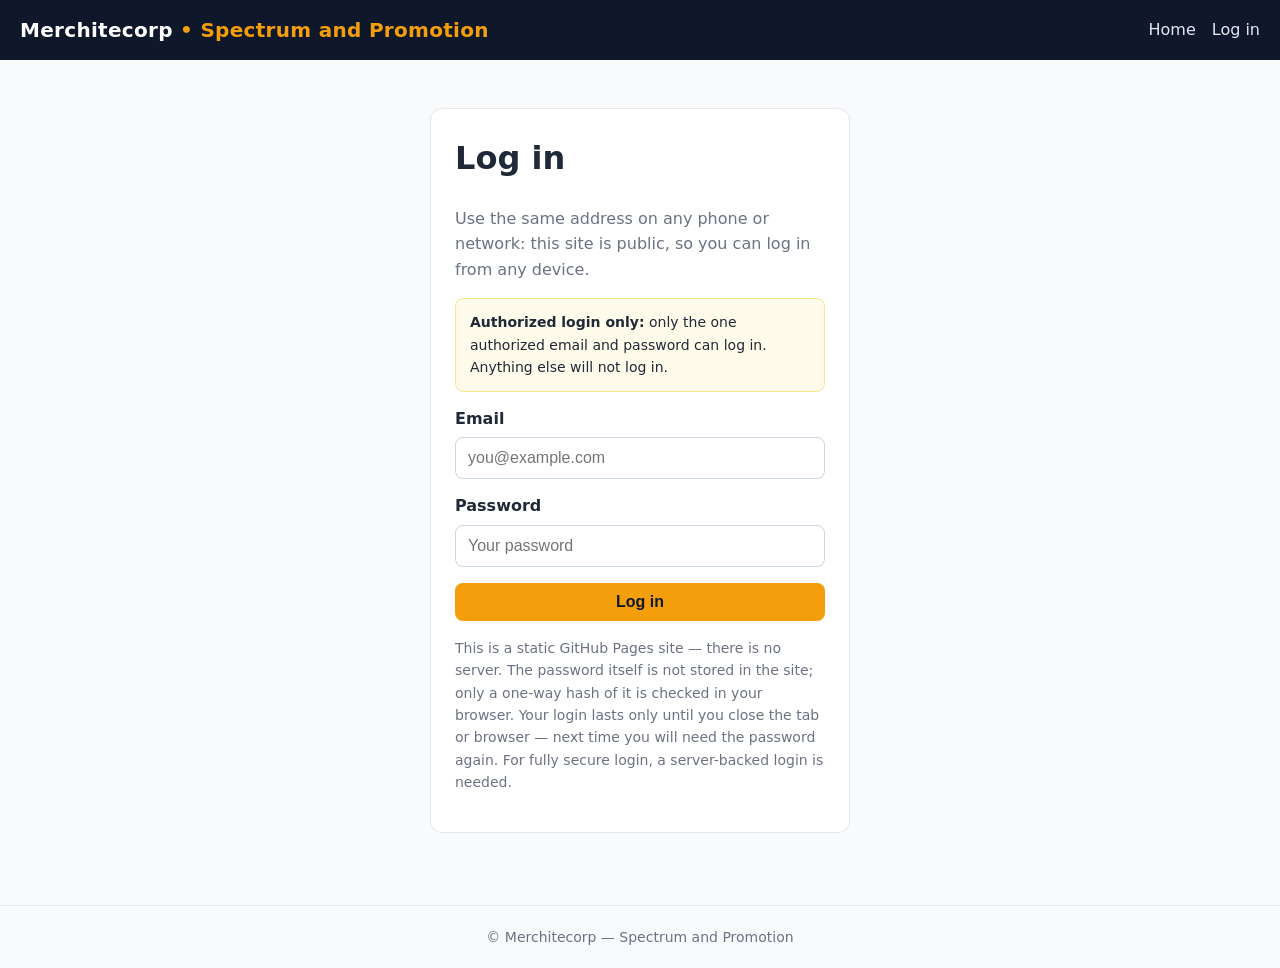
<file: inventory.html>
<!DOCTYPE html>
<html lang="en">
<head>
<meta charset="utf-8">
<meta name="viewport" content="width=device-width, initial-scale=1">
<title>Inventory Count — Merchitecorp</title>
<link rel="stylesheet" href="style.css">
<style>
/* Inventory Count — dark futuristic glass. */
body{background:radial-gradient(1100px 560px at 85% -10%,rgba(20,184,166,.32),transparent 60%),radial-gradient(900px 520px at 0% 0%,rgba(245,158,11,.22),transparent 55%),radial-gradient(1000px 640px at 12% 58%,rgba(20,184,166,.16),transparent 60%),radial-gradient(900px 560px at 92% 88%,rgba(245,158,11,.15),transparent 60%),linear-gradient(180deg,#0b1220,#0f172a 45%,#111827);background-attachment:fixed;color:#e2e8f0}
main{max-width:none!important;width:100%!important;margin:0!important;padding:20px clamp(12px,2.5vw,32px) 48px!important}
header{position:sticky;top:0;z-index:80}
header .nav{max-width:none!important}
footer{color:#94a3b8;border-top:1px solid rgba(255,255,255,.12)}
#invDash{background:transparent;color:#e2e8f0;margin-top:8px;padding:4px 0 0;max-width:none;width:100%}
#invDash .inv-topbar{display:flex;align-items:center;justify-content:space-between;gap:10px;font-size:13px;color:#94a3b8;margin:2px 0 10px}
#invDash .inv-topbar #welcome{font-weight:700;color:#e2e8f0}
#invDash .inv-topbar a{color:#5eead4;text-decoration:none;font-weight:700}
#invDash .inv-head{display:flex;align-items:flex-start;gap:12px;flex-wrap:wrap}
#invDash .inv-head .ic{flex:none;width:42px;height:42px;border-radius:12px;display:flex;align-items:center;justify-content:center;background:linear-gradient(135deg,rgba(20,184,166,.30),rgba(20,184,166,.08));border:1px solid rgba(20,184,166,.5);color:#5eead4;box-shadow:0 0 18px rgba(20,184,166,.35)}
#invDash .inv-head h2{color:#f8fafc;margin:2px 0 0;font-size:26px;line-height:1.2}
#invDash .inv-asof{margin-left:auto;font-size:12px;font-weight:700;color:#5eead4;background:rgba(20,184,166,.16);border:1px solid rgba(20,184,166,.4);border-radius:99px;padding:6px 12px;white-space:nowrap}
#invDash .inv-countbar{display:flex;align-items:center;gap:10px;flex-wrap:wrap;background:rgba(255,255,255,.05);border:1px solid rgba(255,255,255,.14);border-radius:12px;padding:10px 12px;margin:10px 0;backdrop-filter:blur(14px);-webkit-backdrop-filter:blur(14px)}
#invDash .inv-countbar span{font-weight:800;color:#f8fafc;margin-right:auto}
#invDash .inv-countbar .btn{padding:8px 14px;font-size:14px}
#invDash .inv-status{font-size:13px;color:#fde68a;background:rgba(245,158,11,.12);border:1px solid rgba(251,191,36,.4);border-radius:10px;padding:10px 12px;margin:10px 0}
#invDash .inv-status.ok{color:#a7f3d0;background:rgba(16,185,129,.14);border-color:rgba(52,211,153,.5)}
#invDash .inv-stickybar{position:sticky;top:56px;z-index:30;background:rgba(9,15,28,.97);backdrop-filter:blur(14px);-webkit-backdrop-filter:blur(14px);border:1px solid rgba(255,255,255,.16);border-radius:14px;padding:12px 14px;margin:12px 0;box-shadow:0 14px 30px rgba(0,0,0,.55)}
#invDash .inv-controls{display:flex;gap:10px;flex-wrap:wrap;align-items:flex-end;margin:0}
#invDash .inv-controls label{display:block;font-size:12px;font-weight:700;color:#94a3b8;margin-bottom:4px}
#invDash .inv-controls input,#invDash .inv-controls select{background:rgba(255,255,255,.09);color:#f1f5f9;border:1px solid rgba(255,255,255,.22);border-radius:8px;padding:9px 10px;font-size:15px}
#invDash .inv-controls input[type="search"]{min-width:min(280px,70vw)}
#invDash .inv-controls input[type="number"]{width:90px}
#invDash .inv-grid{display:grid;grid-template-columns:repeat(12,1fr);gap:14px;margin:12px 0;align-items:stretch}
#invDash .inv-card{background:linear-gradient(165deg,rgba(255,255,255,.09),rgba(255,255,255,.03));border:1px solid rgba(255,255,255,.18);border-radius:16px;padding:16px;backdrop-filter:blur(18px) saturate(150%);-webkit-backdrop-filter:blur(18px) saturate(150%);box-shadow:0 10px 30px rgba(0,0,0,.35);display:flex;flex-direction:column;scroll-margin-top:130px}
#invDash .inv-card h3{margin:0 0 8px;font-size:12px;text-transform:uppercase;letter-spacing:.08em;color:#5eead4;display:flex;align-items:center;gap:8px}
#invDash .inv-card h3 .ic{flex:none;display:inline-flex;color:#5eead4}
#invDash .inv-card.low{background:linear-gradient(135deg,rgba(239,68,68,.20),rgba(245,158,11,.08));border-color:rgba(248,113,113,.65);box-shadow:0 0 28px rgba(239,68,68,.35),0 10px 30px rgba(0,0,0,.35)}
#invDash .inv-card.low h3{color:#fca5a5}
#invDash .inv-card.low h3 .ic{color:#f87171}
#invDash .inv-card.ok{background:linear-gradient(135deg,rgba(16,185,129,.15),rgba(20,184,166,.06));border-color:rgba(52,211,153,.55);box-shadow:0 0 22px rgba(16,185,129,.28),0 10px 30px rgba(0,0,0,.35)}
#invDash .inv-card.ret{background:linear-gradient(135deg,rgba(245,158,11,.13),rgba(245,158,11,.04));border-color:rgba(251,191,36,.55);box-shadow:0 0 20px rgba(245,158,11,.25),0 10px 30px rgba(0,0,0,.35)}
#invDash .inv-card.ret h3{color:#fcd34d}
#invDash .inv-card.ret h3 .ic{color:#fbbf24}
#invDash .inv-card.nc{background:rgba(148,163,184,.07);border-color:rgba(148,163,184,.35);box-shadow:0 10px 30px rgba(0,0,0,.3)}
#invDash .inv-card.nc h3{color:#94a3b8}
#invDash .inv-big{font-size:28px;font-weight:800;color:#f8fafc;line-height:1.15}
#invDash .inv-name{font-size:17px;font-weight:700;color:#f8fafc;line-height:1.3;overflow-wrap:anywhere}
#invDash .inv-line{font-size:13px;color:#cbd5e1;margin:6px 0 0;line-height:1.55;overflow-wrap:anywhere}
#invDash .inv-num{font-size:13px;color:#e2e8f0;margin:3px 0}
#invDash .inv-num b{color:#fff}
#invDash .inv-hero{grid-column:span 8;background:linear-gradient(120deg,rgba(20,184,166,.24),rgba(20,184,166,.05) 60%,rgba(245,158,11,.08));border-color:rgba(45,212,191,.55);box-shadow:0 0 32px rgba(20,184,166,.35),0 10px 30px rgba(0,0,0,.35)}
#invDash .inv-hero .inv-big{font-size:40px}
#invDash #invGlanceCard{grid-column:span 4}
#invDash .inv-glance-mini{display:grid;grid-template-columns:1fr 1fr;gap:10px 12px;margin-top:4px}
#invDash .inv-glance-mini .g-label{display:block;font-size:11px;font-weight:700;text-transform:uppercase;letter-spacing:.06em;color:#94a3b8}
#invDash .inv-glance-mini b{font-size:20px;color:#f8fafc}
#invDash #invTop,#invDash #invReturning,#invDash #invLowCard,#invDash #invOrders,#invDash #invMix,#invDash #invSlow,#invDash #invRev,#invDash #invBoard,#invDash #invDead,#invDash #invVendors{grid-column:span 6}
#invDash .low-badge{display:inline-block;font-size:11px;font-weight:800;letter-spacing:.06em;text-transform:uppercase;color:#fecaca;background:rgba(127,29,29,.55);border:1px solid #f87171;border-radius:99px;padding:2px 9px;white-space:nowrap}
#invDash .ok-badge{display:inline-block;font-size:11px;font-weight:700;color:#a7f3d0;background:rgba(6,95,70,.55);border:1px solid #34d399;border-radius:99px;padding:2px 9px;white-space:nowrap}
#invDash .nc-badge{display:inline-block;font-size:11px;font-weight:700;color:#cbd5e1;background:rgba(148,163,184,.22);border:1px solid rgba(148,163,184,.5);border-radius:99px;padding:2px 9px;white-space:nowrap}
#invDash .quiet-badge{display:inline-block;font-size:11px;font-weight:700;color:#fde68a;background:rgba(245,158,11,.16);border:1px solid rgba(251,191,36,.5);border-radius:99px;padding:2px 9px;white-space:nowrap}
#invDash .inv-note{font-size:12px;color:#94a3b8;margin:10px 0 0}
#invDash .inv-sku-toggle{display:flex;align-items:center;gap:10px;width:100%;text-align:left;background:rgba(255,255,255,.05);border:1px solid rgba(255,255,255,.15);border-radius:14px;padding:14px 16px;color:#f8fafc;font:inherit;cursor:pointer;margin:14px 0 0;backdrop-filter:blur(14px);-webkit-backdrop-filter:blur(14px);box-shadow:0 10px 30px rgba(0,0,0,.35)}
#invDash .inv-sku-toggle:hover{background:rgba(255,255,255,.12)}
#invDash .inv-sku-toggle .ic{flex:none;display:inline-flex;color:#5eead4}
#invDash .inv-sku-toggle .t{font-weight:800;font-size:15px}
#invDash .inv-sku-toggle .c{margin-left:auto;font-size:12px;color:#94a3b8;white-space:nowrap}
#invDash .inv-sku-toggle .chev{font-size:16px;color:#5eead4;transition:transform .2s ease}
#invDash .inv-sku-toggle.closed .chev{transform:rotate(-90deg)}
#invDash .inv-sku-body.closed{display:none}
#invDash .inv-chiprow{display:flex;gap:8px;flex-wrap:wrap;margin:12px 0 4px}
#invDash .inv-chipbtn{border:1px solid rgba(255,255,255,.25);background:rgba(255,255,255,.06);color:#cbd5e1;border-radius:99px;padding:7px 14px;font:inherit;font-size:13px;font-weight:700;cursor:pointer}
#invDash .inv-chipbtn.on{background:rgba(20,184,166,.28);border-color:#2dd4bf;color:#5eead4}
#invDash .inv-tablewrap{background:rgba(255,255,255,.03);color:#e2e8f0;border:1px solid rgba(255,255,255,.12);border-radius:14px;padding:6px 12px;overflow-x:auto;overflow-y:auto;max-height:78vh;-webkit-overflow-scrolling:touch;margin-top:12px;box-shadow:0 10px 30px rgba(0,0,0,.35);backdrop-filter:blur(12px);-webkit-backdrop-filter:blur(12px)}
#invDash .inv-tablewrap table{width:100%;border-collapse:collapse;font-size:13px;min-width:980px}
#invDash .inv-tablewrap th,#invDash .inv-tablewrap td{padding:8px 6px;border-bottom:1px solid rgba(255,255,255,.09);text-align:left;white-space:nowrap;vertical-align:middle}
#invDash .inv-tablewrap th{font-size:11px;text-transform:uppercase;letter-spacing:.05em;color:#94a3b8}
#invDash .inv-tablewrap td.num,#invDash .inv-tablewrap th.num{text-align:right}
#invDash .inv-tablewrap tr.lowrow td{background:rgba(239,68,68,.16)}
#invDash .inv-tablewrap tbody tr:nth-child(even):not(.lowrow) td{background:rgba(255,255,255,.03)}
#invDash .inv-tablewrap td.rem{background:rgba(20,184,166,.12)}
#invDash .inv-tablewrap thead th{position:sticky;top:0;background:#111a2e;z-index:2}
#invDash .inv-tablewrap td:first-child,#invDash .inv-tablewrap th:first-child{position:sticky;left:0;z-index:1}
#invDash .inv-tablewrap td:first-child{background:#0e1626}
#invDash .inv-tablewrap th:first-child{background:#111a2e;z-index:3}
#invDash .mix-row{display:grid;grid-template-columns:104px 1fr 92px;gap:8px;align-items:center;margin:8px 0;font-size:13px;color:#e2e8f0}
#invDash .mix-row .mix-dept{font-weight:700;color:#f8fafc;white-space:nowrap;overflow:hidden;text-overflow:ellipsis}
#invDash .mix-bar{height:10px;border-radius:99px;background:rgba(255,255,255,.14);overflow:hidden}
#invDash .mix-fill{height:100%;border-radius:99px;background:linear-gradient(90deg,#2dd4bf,#0d9488);box-shadow:0 0 8px rgba(20,184,166,.6)}
#invDash .mix-row .mix-num{text-align:right;font-weight:700;color:#f8fafc;white-space:nowrap}
#invDash .inv-hot{margin:12px 0 4px;background:linear-gradient(135deg,rgba(245,158,11,.12),rgba(245,158,11,.03));border:1px solid rgba(245,158,11,.55);border-radius:14px;padding:14px 16px;box-shadow:0 0 30px rgba(245,158,11,.25)}
#invDash .inv-hot h3{margin:0 0 4px;font-size:17px;color:#fcd34d;display:flex;align-items:center;gap:8px}
#invDash .inv-hot h3 .ic{color:#fbbf24;display:inline-flex}
#invDash .inv-hot .inv-line{font-size:13px;color:#fde68a;margin:0 0 10px}
#invDash .inv-hot-wrap{background:rgba(255,255,255,.03)}
#invDash .inv-hot tbody tr:nth-child(even) td{background:rgba(245,158,11,.06)}
#invDash .inv-hot-rank{font-weight:800;color:#fcd34d}
#invDash .inv-hot-rank.top3{color:#fbbf24;font-size:15px}
#invDash .inv-hot .grp td{background:rgba(245,158,11,.20);font-weight:800;color:#fcd34d;font-size:13px;letter-spacing:.02em}
#invDash .inv-hot.no-stock td:nth-child(5),#invDash .inv-hot.no-stock th:nth-child(5),#invDash .inv-hot.no-stock td:nth-child(8),#invDash .inv-hot.no-stock th:nth-child(8){display:none}
#invDash .inv-quiet{background:rgba(148,163,184,.08);border-color:rgba(148,163,184,.4);box-shadow:0 10px 30px rgba(0,0,0,.3)}
#invDash .inv-quiet h3{color:#94a3b8}
#invDash .dept-chip{display:inline-block;font-size:12px;font-weight:700;border-radius:99px;padding:2px 9px;white-space:nowrap;margin-left:6px}
#invDash .inv-mini{width:100%;border-collapse:collapse;font-size:13px}
#invDash .inv-mini th,#invDash .inv-mini td{padding:7px 6px;border-bottom:1px solid rgba(255,255,255,.09);text-align:left;white-space:nowrap;color:#e2e8f0}
#invDash .inv-mini th{font-size:11px;text-transform:uppercase;letter-spacing:.05em;color:#94a3b8}
#invDash .inv-mini td.num,#invDash .inv-mini th.num{text-align:right}
#invDash .inv-mini-wrap{max-height:none;overflow:visible}
#invDash .short{color:#fca5a5}
@media (max-width:760px){
#invDash .inv-hero .inv-big{font-size:28px}
#invDash .inv-hero,#invDash #invGlanceCard,#invDash #invTop,#invDash #invReturning,#invDash #invLowCard,#invDash #invOrders,#invDash #invMix,#invDash #invSlow,#invDash #invRev,#invDash #invBoard,#invDash #invDead,#invDash #invVendors{grid-column:span 12}
#invDash .inv-head h2{font-size:22px}
#invDash .inv-asof{margin-left:0}
#invDash .inv-stickybar{top:52px}
}
/* --- Ask GENIE: floating circular button, bottom-right --- */
.ask-genie-fab{position:fixed;right:22px;bottom:24px;width:80px;height:80px;border-radius:50%;border:0;cursor:pointer;z-index:70;display:flex;flex-direction:column;align-items:center;justify-content:center;gap:2px;background:linear-gradient(135deg,#14b8a6,#0b6b5d);color:#fff;box-shadow:0 8px 22px rgba(11,107,93,.45),0 2px 6px rgba(15,23,42,.25);font:inherit;padding:0}
.ask-genie-fab:hover{filter:brightness(1.08)}
.ask-genie-fab:active{transform:scale(.96)}
.ask-genie-star{font-size:15px;line-height:1}
.ask-genie-label{font-size:11px;font-weight:800;line-height:1.2;text-align:center;white-space:nowrap}
.ask-genie-x{position:fixed;right:18px;bottom:100px;width:24px;height:24px;border-radius:50%;border:1px solid rgba(255,255,255,.35);background:#1e293b;color:#e2e8f0;cursor:pointer;z-index:71;font-size:14px;line-height:1;padding:0}
.ask-ai-panel{position:fixed;right:12px;bottom:102px;width:min(390px,calc(100vw - 24px));max-height:82vh;overflow-y:auto;background:rgba(13,20,36,.97);color:#e2e8f0;border:1px solid rgba(255,255,255,.16);border-radius:14px;box-shadow:0 12px 32px rgba(0,0,0,.5);z-index:60;padding:16px}
.ask-ai-panel[hidden]{display:none}
.ask-ai-head{display:flex;align-items:center;gap:8px;margin-bottom:4px}
.ask-ai-head h2{margin:0;font-size:18px;flex:1;color:#f8fafc}
.ask-ai-tag{font-size:11px;font-weight:700;color:#5eead4;background:rgba(20,184,166,.2);border-radius:99px;padding:2px 8px;white-space:nowrap}
.ask-ai-close{border:1px solid rgba(255,255,255,.25);background:rgba(255,255,255,.08);color:#e2e8f0;border-radius:8px;width:30px;height:30px;cursor:pointer;font-size:14px;line-height:1}
.ask-ai-toggle{display:flex;align-items:center;gap:10px;background:rgba(255,255,255,.06);border:1px solid rgba(255,255,255,.14);border-radius:10px;padding:10px 12px;margin:10px 0;font-weight:700;cursor:pointer}
.ask-ai-toggle input{width:20px;height:20px;accent-color:#2dd4bf}
.ask-ai-offnote{margin:8px 0}
.ask-ai-body label{display:block;font-weight:600;margin:10px 0 4px}
.ask-ai-body input[type="date"]{width:100%;padding:10px 12px;border:1px solid rgba(255,255,255,.25);background:rgba(255,255,255,.08);color:#f1f5f9;border-radius:8px;font-size:16px}
.ask-ai-qs{display:grid;grid-template-columns:1fr 1fr;gap:8px;margin:10px 0}
.ask-ai-qs button{border:1px solid rgba(56,189,248,.4);background:rgba(14,165,233,.16);color:#bae6fd;border-radius:10px;padding:9px 8px;font-size:13px;font-weight:600;cursor:pointer;text-align:left;line-height:1.3}
.ask-ai-qs button:hover{background:rgba(14,165,233,.28)}
.ask-ai-askrow{display:flex;gap:8px;margin:10px 0}
.ask-ai-askrow input{flex:1;min-width:0;padding:10px 12px;border:1px solid rgba(255,255,255,.25);background:rgba(255,255,255,.08);color:#f1f5f9;border-radius:8px;font-size:15px}
.ask-ai-answer{white-space:pre-wrap;background:rgba(255,255,255,.05);border:1px solid rgba(255,255,255,.14);border-radius:10px;padding:12px;font-size:14px;line-height:1.6;margin:10px 0}
.ask-ai-src{font-size:12px;color:#94a3b8;margin:6px 0 0}
.ask-ai-panel .muted{color:#94a3b8}
.ask-ai-panel .note{background:rgba(245,158,11,.14);border-color:rgba(251,191,36,.4);color:#fde68a}
</style>
</head>
<body>
<header><div class="nav">
<a class="brand" href="index.html">Merchitecorp <span>&bull; Spectrum and Promotion</span></a>
<nav><a class="link" href="index.html">Home</a><a class="link" href="dashboard.html">Dashboard</a><a class="link" href="login.html" id="loginLink">Log in</a></nav>
</div></header>
<main>
<p><button class="btn" id="logoutBtn" type="button">Log out</button> <a class="btn" href="dashboard.html">Back to Dashboard</a></p></div>
<section id="invDash">
<div class="inv-topbar"><span id="welcome">Inventory Count</span><a href="#" id="askGenieShow" hidden>Ask GENIE</a></div>
<div class="inv-head"><span class="ic"><svg viewBox="0 0 24 24" width="22" height="22" fill="none" stroke="currentColor" stroke-width="2" stroke-linecap="round" stroke-linejoin="round"><path d="M21 16V8a2 2 0 0 0-1-1.73l-7-4a2 2 0 0 0-2 0l-7 4A2 2 0 0 0 3 8v8a2 2 0 0 0 1 1.73l7 4a2 2 0 0 0 2 0l7-4A2 2 0 0 0 21 16z"/><polyline points="3.3 7 12 12 20.7 7"/><line x1="12" y1="22" x2="12" y2="12"/></svg></span><h2>Inventory Count</h2><span class="inv-asof">As of the last closing</span></div>
<p class="inv-countbar"><span id="invCountText">0 of 1,122 counted</span><a class="btn" href="https://docs.google.com/spreadsheets/d/1hDlJ-uNXzick2hoQq4ejH_j5fzXw6UNd5ubsuN2-5s8/edit" target="_blank" rel="noopener">Start count</a><a class="btn" href="https://docs.google.com/spreadsheets/d/1hDlJ-uNXzick2hoQq4ejH_j5fzXw6UNd5ubsuN2-5s8/edit" target="_blank" rel="noopener">Upload opening count</a></p>
<p class="inv-status" id="invCountStatus">Stock feed not connected yet — counts show &ldquo;not counted yet&rdquo; until the opening count is set.</p>
<div class="inv-stickybar">
<div class="inv-controls">
<div><label for="invSearch">Search product or SKU</label><input type="search" id="invSearch" placeholder="e.g. Corona six pack or 80660956152" autocomplete="off"></div>
<div><label for="invDept">Department</label><select id="invDept"><option value="ALL">All departments</option></select></div>
<div><label for="invThreshold">Low when cover is below (days)</label><input type="number" id="invThreshold" min="0" step="1" value="3"></div>
</div>
</div>

<div class="inv-grid">
<div class="inv-card inv-hero" id="invHero"><h3>Hero product of the day</h3><p class="inv-line">Loading&hellip;</p></div>
<div class="inv-card" id="invGlanceCard"><h3><span class="ic"><svg viewBox="0 0 24 24" width="18" height="18" fill="none" stroke="currentColor" stroke-width="2" stroke-linecap="round" stroke-linejoin="round"><line x1="12" y1="20" x2="12" y2="10"/><line x1="18" y1="20" x2="18" y2="4"/><line x1="6" y1="20" x2="6" y2="16"/></svg></span>Today at a glance &mdash; Nov 12</h3><div class="inv-glance-mini"><div><span class="g-label">Units sold</span><b id="invGlanceUnits">&mdash;</b></div><div><span class="g-label">Products sold</span><b id="invGlanceSkus">&mdash;</b></div><div><span class="g-label">Sales</span><b id="invGlanceSales">&mdash;</b></div><div><span class="g-label">Departments</span><b id="invGlanceDepts">&mdash;</b></div><div><span class="g-label">Top department (month)</span><b id="invGlanceTopDept">&mdash;</b></div></div></div>
<div class="inv-card ok" id="invTop"><h3>Top seller</h3><p class="inv-line">Loading&hellip;</p></div>
<div class="inv-card ret" id="invReturning"><h3>New / returning — this one is back</h3><p class="inv-line">Loading&hellip;</p></div>
<div class="inv-card" id="invLowCard"><h3><span class="ic"><svg viewBox="0 0 24 24" width="18" height="18" fill="none" stroke="currentColor" stroke-width="2" stroke-linecap="round" stroke-linejoin="round"><path d="M10.3 3.9L1.8 18a2 2 0 0 0 1.7 3h17a2 2 0 0 0 1.7-3L13.7 3.9a2 2 0 0 0-3.4 0z"/><line x1="12" y1="9" x2="12" y2="13"/><line x1="12" y1="17" x2="12.01" y2="17"/></svg></span>Low stock</h3><div id="invLowList"><p class="inv-line">Loading&hellip;</p></div></div>
<div class="inv-card" id="invOrders"><h3><span class="ic"><svg viewBox="0 0 24 24" width="18" height="18" fill="none" stroke="currentColor" stroke-width="2" stroke-linecap="round" stroke-linejoin="round"><path d="M16 4h2a2 2 0 0 1 2 2v14a2 2 0 0 1-2 2H6a2 2 0 0 1-2-2V6a2 2 0 0 1 2-2h2"/><rect x="8" y="2" width="8" height="4" rx="1" ry="1"/></svg></span>Order list</h3><div id="invOrdersBody"><p class="inv-line">Loading&hellip;</p></div><p class="inv-line">Fast sellers first &mdash; buy 2&ndash;3 times a week to stay ahead. Supplier fills in once purchase orders land.</p></div>
<div class="inv-card" id="invMix"><h3><span class="ic"><svg viewBox="0 0 24 24" width="18" height="18" fill="none" stroke="currentColor" stroke-width="2" stroke-linecap="round" stroke-linejoin="round"><line x1="12" y1="20" x2="12" y2="10"/><line x1="18" y1="20" x2="18" y2="4"/><line x1="6" y1="20" x2="6" y2="16"/></svg></span>Category mix — what the store sells</h3><div id="invMixBody"><p class="inv-line">Loading&hellip;</p></div><p class="inv-line">Units sold last month, by department (Oct 13 &ndash; Nov 12, 2026).</p></div>
<div class="inv-card" id="invSlow"><h3><span class="ic"><svg viewBox="0 0 24 24" width="18" height="18" fill="none" stroke="currentColor" stroke-width="2" stroke-linecap="round" stroke-linejoin="round"><polyline points="23 18 13.5 8.5 8.5 13.5 1 6"/><polyline points="17 18 23 18 23 12"/></svg></span>Slow movers — gone quiet</h3><div id="invSlowBody"><p class="inv-line">Loading&hellip;</p></div><p class="inv-line">Sold last month, but nothing in the last 7 days — worth a look on the shelf.</p></div>
<div class="inv-card" id="invRev"><h3><span class="ic"><svg viewBox="0 0 24 24" width="18" height="18" fill="none" stroke="currentColor" stroke-width="2" stroke-linecap="round" stroke-linejoin="round"><line x1="12" y1="1" x2="12" y2="23"/><path d="M17 5H9.5a3.5 3.5 0 0 0 0 7h5a3.5 3.5 0 0 1 0 7H6"/></svg></span>Top 5 by revenue</h3><div id="invRevBody"><p class="inv-line">Loading&hellip;</p></div><p class="inv-line">Month sales dollars (units &times; sell price) &mdash; not profit.</p></div>
<div class="inv-card" id="invBoard"><h3><span class="ic"><svg viewBox="0 0 24 24" width="18" height="18" fill="none" stroke="currentColor" stroke-width="2" stroke-linecap="round" stroke-linejoin="round"><path d="M6 9H4.5a2.5 2.5 0 0 1 0-5H6"/><path d="M18 9h1.5a2.5 2.5 0 0 0 0-5H18"/><path d="M4 22h16"/><path d="M10 14.66V17c0 .55-.47.98-.97 1.21C7.85 18.75 7 20.24 7 22"/><path d="M14 14.66V17c0 .55.47.98.97 1.21C16.15 18.75 17 20.24 17 22"/><path d="M18 2H6v7a6 6 0 0 0 12 0V2Z"/></svg></span>Department leaderboard</h3><div id="invBoardBody"><p class="inv-line">Loading&hellip;</p></div><p class="inv-line">Every department ranked by units sold last month, with month dollars alongside &mdash; the highest-quantity departments at a glance.</p></div>
<div class="inv-card inv-quiet" id="invDead"><h3><span class="ic"><svg viewBox="0 0 24 24" width="18" height="18" fill="none" stroke="currentColor" stroke-width="2" stroke-linecap="round" stroke-linejoin="round"><path d="M21 12.79A9 9 0 1 1 11.21 3 7 7 0 0 0 21 12.79z"/></svg></span>Slow movers &mdash; sold once or twice</h3><div id="invDeadBody"><p class="inv-line">Loading&hellip;</p></div><p class="inv-line">Don&rsquo;t reorder these &mdash; they barely move. Let them sell through instead of tying up shelf space and money.</p></div>
<div class="inv-card" id="invVendors"><h3><span class="ic"><svg viewBox="0 0 24 24" width="18" height="18" fill="none" stroke="currentColor" stroke-width="2" stroke-linecap="round" stroke-linejoin="round"><path d="M4 19.5A2.5 2.5 0 0 1 6.5 17H20"/><path d="M6.5 2H20v20H6.5A2.5 2.5 0 0 1 4 19.5v-15A2.5 2.5 0 0 1 6.5 2z"/></svg></span>Vendor settlement</h3><div id="invVendorBody"><p class="inv-line">Loading&hellip;</p></div><p class="inv-line" id="invVendorNote">Debit and Credit come from the pay-outs entered on the Shift Sheet &mdash; the same source as the vendor journal. Settled when Debit = Credit; a difference shows as outstanding.</p></div>
</div>
<button class="inv-sku-toggle closed" id="invSkuToggle" type="button" aria-expanded="false" aria-controls="invSkuBody"><span class="ic"><svg viewBox="0 0 24 24" width="18" height="18" fill="none" stroke="currentColor" stroke-width="2" stroke-linecap="round" stroke-linejoin="round"><line x1="8" y1="6" x2="21" y2="6"/><line x1="8" y1="12" x2="21" y2="12"/><line x1="8" y1="18" x2="21" y2="18"/><line x1="3" y1="6" x2="3.01" y2="6"/><line x1="3" y1="12" x2="3.01" y2="12"/><line x1="3" y1="18" x2="3.01" y2="18"/></svg></span><span class="t">All SKUs &mdash; what sold &amp; what is in stock</span><span class="c" id="invSkuCount"></span><span class="chev" id="invSkuChev">&#9662;</span></button>
<div class="inv-sku-body closed" id="invSkuBody">
<div class="inv-chiprow"><button class="inv-chipbtn" id="invChipLow" type="button">Low stock only</button><button class="inv-chipbtn" id="invChipUnc" type="button">Not counted only</button></div>
<p class="inv-note">Low means Remaining covers fewer than the days above, at the product&rsquo;s own monthly average pace (sold last month &divide; 31 days). Fast sellers (1+ a day) go to the top of the order list; slow movers sit quietly at the bottom with no alarm. Saved on this device. The table is sorted fast sellers first, lowest stock first.</p>
<div class="inv-tablewrap"><table>
<thead><tr><th>Product</th><th>SKU</th><th>Department</th><th class="num">Sell</th><th class="num">Opening</th><th class="num">Received</th><th class="num">Purchased</th><th class="num">Outstanding</th><th class="num">Sold (last month)</th><th class="num">Avg / day</th><th class="num">Remaining</th><th class="num">Days of cover</th><th>Status</th></tr></thead>
<tbody id="invTableBody"><tr><td colspan="13">Loading stock&hellip;</td></tr></tbody>
</table></div>
<p class="inv-note" id="invShowing"></p>
</div>
<button class="inv-sku-toggle closed" id="invHotToggle" type="button" aria-expanded="false" aria-controls="invHotBodyWrap"><span class="ic"><svg viewBox="0 0 24 24" width="18" height="18" fill="none" stroke="currentColor" stroke-width="2" stroke-linecap="round" stroke-linejoin="round"><path d="M8.5 14.5A2.5 2.5 0 0 0 11 12c0-1.38-.5-2-1-3-1.072-2.143-.224-4.054 2-6 .5 2.5 2 4.9 4 6.5 2 1.6 3 3.5 3 5.5a7 7 0 1 1-14 0c0-1.153.433-2.294 1-3a2.5 2.5 0 0 0 2.5 2.5z"/></svg></span><span class="t">Hot Sellers &mdash; what is selling fast</span><span class="c" id="invHotCount"></span><span class="chev" id="invHotChev">&#9662;</span></button>
<div class="inv-sku-body closed" id="invHotBodyWrap">
<section class="inv-hot" id="invHot">
<h3><span class="ic"><svg viewBox="0 0 24 24" width="20" height="20" fill="none" stroke="currentColor" stroke-width="2" stroke-linecap="round" stroke-linejoin="round"><path d="M8.5 14.5A2.5 2.5 0 0 0 11 12c0-1.38-.5-2-1-3-1.072-2.143-.224-4.054 2-6 .5 2.5 2 4.9 4 6.5 2 1.6 3 3.5 3 5.5a7 7 0 1 1-14 0c0-1.153.433-2.294 1-3a2.5 2.5 0 0 0 2.5 2.5z"/></svg></span> Hot Sellers &mdash; by department</h3>
<p class="inv-line" id="invHotLine">Top 5 in each department, departments ranked by units sold, Oct 13 &ndash; Nov 12, 2026. Fast sellers first &mdash; keep them on hand and buy 2&ndash;3 times a week.</p>
<div class="inv-hot-wrap"><table class="inv-mini"><thead><tr><th>#</th><th>Product</th><th>SKU</th><th class="num">Units sold</th><th class="num">Days sold</th><th class="num">Avg / day</th><th class="num">Sell</th><th>In store now</th></tr></thead><tbody id="invHotBody"><tr><td colspan="8">Loading hot sellers&hellip;</td></tr></tbody></table></div>
</section>
</div>
</section>
</main>
<div id="askAiPanel" class="ask-ai-panel" hidden aria-hidden="true">
<div class="ask-ai-head"><h2>Ask AI</h2><span class="ask-ai-tag">System data only &middot; No AI key</span><button class="ask-ai-close" id="askAiClose" type="button" aria-label="Close Ask AI">&#10005;</button></div>
<p class="muted" style="margin:0">Answers come from your stock counts and sales history only. Nothing is sent to any AI service.</p>
<label class="ask-ai-toggle"><input type="checkbox" id="askAiToggle"> Ask AI on</label>
<p class="note ask-ai-offnote" id="askAiOffNote">Ask AI is off. Switch it on to ask questions.</p>
<div class="ask-ai-body" id="askAiBody" hidden>
<label for="askAiDate">Date</label>
<input type="date" id="askAiDate">
<div class="ask-ai-qs" id="askAiQs"></div>
<div class="ask-ai-askrow"><input id="askAiInput" type="text" autocomplete="off" placeholder="Ask about the system data&hellip;"><button class="btn" id="askAiSend" type="button">Ask</button></div>
<div class="ask-ai-answer" id="askAiAnswer" hidden></div>
<p class="ask-ai-src" id="askAiSrc"></p>
</div>
</div>
<button class="ask-genie-fab" id="askAiBtn" type="button" aria-controls="askAiPanel" aria-label="Ask GENIE"><span class="ask-genie-star" aria-hidden="true">&#10022;</span><span class="ask-genie-label">Ask GENIE</span></button>
<button class="ask-genie-x" id="askAiHide" type="button" aria-label="Hide Ask GENIE">&times;</button>
<footer>&copy; Merchitecorp &mdash; Spectrum and Promotion &middot; <a href="mailto:spectrumandpromotion@gmail.com">spectrumandpromotion@gmail.com</a></footer>
<script>
(function () {
var session = null;
try { session = JSON.parse(sessionStorage.getItem('merchitecorp_session') || 'null'); } catch (err) {}
if (!session || !session.email) { window.location.href = 'login.html'; return; }
var lg=document.getElementById('loginLink'); if(lg) lg.style.display='none';
var w=document.getElementById('welcome'); if(w) w.textContent='Logged in as '+session.email;
var lo=document.getElementById('logoutBtn'); if(lo) lo.addEventListener('click', function () {
try { sessionStorage.removeItem('merchitecorp_session'); } catch (err) {}
window.location.href = 'login.html';
});
})();
</script>
<script>

/* Live counts from ?action=stock (v11); history fallback. */
(function(){
function $(id){return document.getElementById(id)}
var SYNC_URL='https://script.google.com/macros/s/AKfycbxjongQ5prQyIv9lP4kv-55cpiWcQhxikBVcuCpWC2s7ij7GTHDmn0Q_cohPZQtqy5_Cg/exec';
var LS_KEY='uptown-inventory-v1';
var LOW_DAYS_DEFAULT=3;
var HIST_ASOF='2026-11-12';
var HIST_LABEL='Sales history Oct 13 – Nov 12, 2026';
/* Inline SVG icons, stroke=currentColor. */
var IC={
zap:'<svg viewBox="0 0 24 24" width="16" height="16" fill="currentColor" stroke="none"><polygon points="13 2 3 14 12 14 11 22 21 10 12 10 13 2"/></svg>',
clock:'<svg viewBox="0 0 24 24" width="16" height="16" fill="none" stroke="currentColor" stroke-width="2" stroke-linecap="round" stroke-linejoin="round"><circle cx="12" cy="12" r="9"/><polyline points="12 7 12 12 15.5 13.5"/></svg>',
medal:'<svg viewBox="0 0 24 24" width="16" height="16" fill="none" stroke="currentColor" stroke-width="2" stroke-linecap="round" stroke-linejoin="round"><circle cx="12" cy="9" r="6"/><path d="M8.5 14L7 22l5-3 5 3-1.5-8"/></svg>',
refresh:'<svg viewBox="0 0 24 24" width="16" height="16" fill="none" stroke="currentColor" stroke-width="2" stroke-linecap="round" stroke-linejoin="round"><polyline points="23 4 23 10 17 10"/><polyline points="1 20 1 14 7 14"/><path d="M3.5 9a9 9 0 0 1 14.9-3.4L23 10M1 14l4.6 4.4A9 9 0 0 0 20.5 15"/></svg>'
};
var INV_HISTORY=[["82000729044", 0, 0, 0, 0, 0, 2, 2, 2, 9, 2], ["784668243121", 0, 0, 0, 0, 0, 28, 41, 39, 122, 5], ["11000000617", 0, 0, 0, 0, 0, 3, 6, 8, 13, 4], ["842426155427", 0, 0, 0, 0, 0, 5, 2, 5, 12, 1], ["12000005596", 0, 0, 0, 0, 0, 0, 3, 1, 21, 9], ["71610203686", 6, 7.74, 1, 4, 1, 38, 32, 54, 144, 1], ["78000082401", 0, 0, 0, 0, 0, 0, 1, 1, 3, 8], ["20709012319", 0, 0, 0, 0, 0, 0, 0, 0, 2, 24], ["28400769273", 0, 0, 0, 0, 0, 2, 1, 3, 7, 2], ["28400769297", 2, 5.98, 0, 0, 2, 13, 4, 13, 38, 1], ["87381125652", 0, 0, 0, 0, 0, 7, 1, 8, 22, 2], ["796559466502", 15, 15, 12, 0, 3, 101, 15, 90, 190, 1], ["891278003530", 0, 0, 0, 0, 0, 21, 23, 30, 90, 1], ["70137213727", 26, 84.76, 2, 13, 11, 182, 195, 256, 837, 1], ["611269818994", 1, 3.99, 0, 1, 0, 18, 24, 29, 70, 1], ["49000007640", 0, 0, 0, 0, 0, 7, 15, 11, 46, 3], ["76737124555", 0, 0, 0, 0, 0, 0, 0, 0, 7, 17], ["28400769228", 4, 11.96, 0, 3, 1, 8, 3, 5, 29, 4], ["28400770057", 0, 0, 0, 0, 0, 0, 0, 0, 6, 17], ["52000328660", 0, 0, 0, 0, 0, 8, 5, 11, 19, 1], ["28400770699", 2, 5.98, 0, 2, 0, 2, 2, 1, 11, 7], ["31700058138", 1, 1.29, 0, 1, 0, 19, 28, 28, 98, 1], ["26100005738", 17, 189.72, 8, 2, 7, 163, 210, 255, 787, 1], ["71990301033", 0, 0, 0, 0, 0, 3, 3, 3, 14, 5], ["82657500638", 1, 1, 1, 0, 0, 11, 3, 13, 35, 4], ["78000039528", 0, 0, 0, 0, 0, 6, 7, 6, 33, 1], ["70137000181", 3, 20.97, 2, 1, 0, 40, 56, 68, 195, 1], ["71610212480", 0, 0, 0, 0, 0, 0, 2, 0, 45, 12], ["71610203655", 3, 3.87, 1, 1, 1, 14, 28, 24, 86, 1], ["90500000518", 5, 41.85, 2, 2, 1, 31, 64, 57, 202, 1], ["891278002458", 6, 19.56, 5, 0, 1, 22, 14, 23, 86, 1], ["70137105237", 0, 0, 0, 0, 0, 6, 17, 12, 40, 1], ["31700058077", 4, 5.16, 0, 4, 0, 11, 10, 13, 45, 2], ["90600391677", 10, 55.9, 3, 6, 1, 79, 81, 95, 287, 1], ["12000000133", 5, 4.65, 2, 3, 0, 34, 20, 38, 116, 1], ["28400769075", 0, 0, 0, 0, 0, 7, 7, 11, 24, 1], ["25900442538", 6, 8.34, 4, 0, 2, 68, 57, 100, 249, 1], ["82100008537", 4, 15.96, 1, 0, 3, 10, 13, 12, 49, 1], ["853004004020", 2, 5.98, 2, 0, 0, 9, 15, 17, 47, 1], ["93314000057", 8, 7.44, 4, 1, 3, 52, 25, 44, 287, 1], ["78000039498", 2, 2.98, 1, 0, 1, 4, 2, 4, 24, 1], ["70137100188", 19, 24.51, 8, 9, 2, 127, 118, 170, 513, 1], ["34100013097", 0, 0, 0, 0, 0, 3, 1, 3, 6, 2], ["78000039481", 0, 0, 0, 0, 0, 4, 8, 9, 26, 3], ["816751021214", 6, 23.94, 3, 0, 3, 20, 7, 18, 65, 1], ["70330600065", 3, 8.37, 0, 1, 2, 11, 29, 24, 83, 1], ["90600391608", 0, 0, 0, 0, 0, 0, 0, 0, 1, 30], ["78000003154", 2, 1.86, 0, 0, 2, 18, 4, 20, 44, 2], ["12000000850", 1, 0.93, 1, 0, 0, 7, 17, 14, 58, 1], ["86816231494", 2, 7.98, 0, 1, 1, 8, 19, 12, 55, 1], ["71610203662", 4, 5.16, 1, 0, 3, 13, 11, 10, 53, 1], ["18200250101", 0, 0, 0, 0, 0, 0, 1, 0, 2, 11], ["34100007683", 0, 0, 0, 0, 0, 16, 27, 34, 101, 1], ["72890004789", 0, 0, 0, 0, 0, 8, 3, 9, 25, 1], ["34100008802", 2, 3.18, 0, 2, 0, 33, 59, 60, 193, 1], ["27541000054", 4, 3.96, 2, 2, 0, 31, 37, 43, 133, 1], ["4099100142402", 0, 0, 0, 0, 0, 3, 1, 4, 8, 2], ["31700058114", 3, 3.87, 1, 2, 0, 61, 63, 93, 207, 1], ["9555755800043", 1, 6, 1, 0, 0, 16, 28, 29, 102, 1], ["635985000433", 3, 6.99, 1, 0, 2, 10, 13, 18, 57, 2], ["90500000730", 1, 10.6, 1, 0, 0, 11, 6, 11, 36, 1], ["18200004735", 1, 1.49, 0, 0, 1, 25, 45, 37, 147, 1], ["78000001877", 0, 0, 0, 0, 0, 5, 6, 7, 25, 2], ["52000324815", 0, 0, 0, 0, 0, 0, 1, 1, 41, 9], ["87381125362", 1, 5.99, 0, 1, 0, 1, 2, 2, 7, 7], ["26100005769", 0, 0, 0, 0, 0, 0, 1, 0, 2, 11], ["25900445522", 10, 13.9, 4, 4, 2, 65, 68, 97, 279, 1], ["26100005752", 3, 33.48, 1, 1, 1, 31, 24, 46, 104, 1], ["88004009793", 0, 0, 0, 0, 0, 0, 3, 1, 15, 10], ["28400769655", 1, 2.99, 0, 0, 1, 4, 5, 5, 20, 3], ["85000025031", 0, 0, 0, 0, 0, 0, 0, 0, 2, 29], ["78000001143", 3, 2.79, 3, 0, 0, 21, 35, 45, 102, 1], ["26100016222", 1, 11.49, 1, 0, 0, 3, 4, 4, 22, 1], ["18200250118", 8, 10.4, 0, 0, 8, 37, 52, 52, 196, 1], ["25900236762", 0, 0, 0, 0, 0, 4, 10, 8, 33, 4], ["80477300018", 1, 2.99, 1, 0, 0, 3, 13, 13, 27, 1], ["636511007308", 0, 0, 0, 0, 0, 3, 5, 7, 15, 1], ["90500000389", 0, 0, 0, 0, 0, 1, 2, 1, 7, 6], ["78000023763", 1, 1.79, 0, 1, 0, 4, 2, 3, 29, 1], ["70137213376", 19, 61.94, 10, 7, 2, 124, 123, 175, 519, 1], ["891278003882", 0, 0, 0, 0, 0, 0, 6, 5, 9, 9], ["85000016688", 0, 0, 0, 0, 0, 1, 0, 1, 2, 1], ["849806006362", 2, 6.52, 0, 2, 0, 9, 0, 7, 30, 2], ["88004034061", 4, 7.96, 0, 0, 4, 21, 22, 32, 94, 1], ["88004034078", 1, 1.16, 0, 0, 1, 14, 19, 20, 75, 1], ["70640310609", 0, 0, 0, 0, 0, 2, 2, 3, 5, 1], ["99900100873", 0, 0, 0, 0, 0, 9, 3, 9, 23, 2], ["850059190432", 1, 2.99, 1, 0, 0, 12, 9, 18, 40, 1], ["635985260707", 2, 4.66, 0, 0, 2, 17, 11, 22, 65, 2], ["18200229831", 2, 9.3, 1, 1, 0, 21, 15, 26, 70, 1], ["842426164993", 2, 2.98, 0, 0, 2, 5, 1, 4, 9, 1], ["78250006240", 0, 0, 0, 0, 0, 0, 0, 0, 1, 30], ["49200007228", 0, 0, 0, 0, 0, 0, 0, 0, 4, 14], ["31700057865", 1, 1.19, 1, 0, 0, 9, 8, 13, 51, 3], ["611269991000", 0, 0, 0, 0, 0, 8, 15, 14, 50, 2], ["76940297053", 2, 11.98, 0, 2, 0, 22, 54, 56, 146, 1], ["28400770590", 0, 0, 0, 0, 0, 5, 4, 6, 16, 1], ["49000019162", 0, 0, 0, 0, 0, 0, 3, 1, 6, 9], ["757528048112", 0, 0, 0, 0, 0, 8, 7, 12, 28, 4], ["18200200977", 3, 13.47, 0, 1, 2, 12, 7, 14, 32, 2], ["18200250064", 1, 1.59, 0, 1, 0, 7, 12, 16, 41, 2], ["86816238349", 0, 0, 0, 0, 0, 2, 0, 2, 10, 4], ["891278002373", 6, 19.56, 4, 1, 1, 24, 47, 26, 199, 1], ["611269001846", 4, 15.96, 0, 4, 0, 8, 9, 6, 35, 1], ["22000008992", 0, 0, 0, 0, 0, 1, 5, 4, 10, 2], ["82100003075", 0, 0, 0, 0, 0, 20, 27, 32, 89, 1], ["34100000059", 0, 0, 0, 0, 0, 6, 7, 10, 32, 2], ["34100006129", 0, 0, 0, 0, 0, 36, 47, 54, 144, 1], ["78250006271", 0, 0, 0, 0, 0, 1, 0, 1, 11, 5], ["613008751272", 2, 3.38, 1, 0, 1, 5, 5, 5, 33, 3], ["90500000464", 0, 0, 0, 0, 0, 1, 1, 2, 5, 2], ["636511007216", 1, 1.19, 0, 0, 1, 8, 13, 14, 48, 1], ["24300865411", 1, 2.29, 0, 0, 1, 8, 3, 10, 25, 1], ["12000130274", 0, 0, 0, 0, 0, 1, 0, 1, 2, 1], ["78000113402", 0, 0, 0, 0, 0, 0, 0, 0, 4, 14], ["34100003555", 0, 0, 0, 0, 0, 1, 1, 2, 3, 2], ["76171103246", 0, 0, 0, 0, 0, 0, 0, 0, 1, 30], ["26100005776", 1, 11.16, 0, 1, 0, 2, 5, 3, 17, 5], ["850030268426", 0, 0, 0, 0, 0, 1, 2, 3, 8, 1], ["28400768214", 0, 0, 0, 0, 0, 2, 0, 2, 9, 4], ["79581184041", 0, 0, 0, 0, 0, 7, 0, 7, 13, 6], ["80660956411", 2, 6.52, 0, 2, 0, 13, 12, 15, 54, 1], ["88004055776", 0, 0, 0, 0, 0, 7, 10, 15, 36, 1], ["12000002304", 0, 0, 0, 0, 0, 2, 1, 2, 6, 5], ["34100008710", 0, 0, 0, 0, 0, 0, 1, 0, 3, 13], ["31700057827", 1, 1.19, 0, 0, 1, 7, 12, 9, 32, 4], ["4099100043310", 0, 0, 0, 0, 0, 0, 0, 0, 1, 30], ["90500000860", 2, 19.78, 0, 1, 1, 5, 4, 6, 28, 2], ["891278002298", 0, 0, 0, 0, 0, 17, 15, 22, 63, 1], ["76737122544", 0, 0, 0, 0, 0, 5, 2, 7, 15, 1], ["52000043549", 0, 0, 0, 0, 0, 0, 0, 0, 3, 23], ["31700058060", 2, 2.58, 0, 0, 2, 26, 12, 27, 62, 1], ["73800009092", 1, 1.39, 0, 0, 1, 3, 6, 6, 21, 5], ["28400769112", 0, 0, 0, 0, 0, 6, 1, 7, 13, 3], ["70137215639", 0, 0, 0, 0, 0, 0, 1, 1, 3, 8], ["613008751302", 1, 1.69, 0, 0, 1, 6, 5, 7, 34, 1], ["842426155458", 0, 0, 0, 0, 0, 0, 0, 0, 1, 30], ["24300865404", 3, 6.87, 0, 2, 1, 11, 10, 16, 57, 1], ["22000008916", 0, 0, 0, 0, 0, 3, 1, 4, 11, 1], ["24300865916", 0, 0, 0, 0, 0, 2, 5, 4, 15, 4], ["24300841941", 1, 2.29, 0, 1, 0, 1, 0, 0, 5, 20], ["38000138720", 0, 0, 0, 0, 0, 1, 0, 1, 2, 4], ["78000023749", 0, 0, 0, 0, 0, 8, 3, 8, 34, 1], ["41900073633", 0, 0, 0, 0, 0, 2, 0, 2, 3, 3], ["76545006401", 0, 0, 0, 0, 0, 2, 0, 2, 11, 1], ["52000135152", 0, 0, 0, 0, 0, 0, 0, 0, 1, 30], ["18200007958", 2, 2.98, 0, 0, 2, 9, 24, 25, 78, 2], ["71610203648", 3, 3.87, 0, 1, 2, 15, 11, 21, 57, 1], ["34000003204", 0, 0, 0, 0, 0, 6, 1, 6, 9, 1], ["12000001291", 0, 0, 0, 0, 0, 5, 12, 8, 39, 4], ["22000014696", 0, 0, 0, 0, 0, 1, 0, 1, 3, 1], ["25900236915", 6, 8.94, 0, 3, 3, 14, 14, 14, 51, 1], ["644197562424", 0, 0, 0, 0, 0, 16, 5, 20, 35, 1], ["78000016406", 1, 2.79, 0, 1, 0, 2, 3, 2, 12, 6], ["34100006570", 1, 5.99, 0, 0, 1, 2, 1, 2, 9, 1], ["727968112568", 0, 0, 0, 0, 0, 1, 4, 3, 9, 2], ["40000001621", 0, 0, 0, 0, 0, 2, 1, 3, 7, 1], ["716165177111", 0, 0, 0, 0, 0, 1, 2, 3, 14, 2], ["849806004726", 0, 0, 0, 0, 0, 4, 4, 7, 17, 2], ["842426187930", 1, 1.29, 0, 0, 1, 24, 17, 33, 64, 1], ["888109050047", 0, 0, 0, 0, 0, 3, 3, 4, 13, 3], ["90600391660", 0, 0, 0, 0, 0, 1, 2, 3, 10, 6], ["80660956053", 0, 0, 0, 0, 0, 8, 9, 14, 35, 4], ["613008724221", 0, 0, 0, 0, 0, 10, 7, 14, 32, 1], ["76737122971", 0, 0, 0, 0, 0, 3, 1, 4, 6, 1], ["31700058152", 0, 0, 0, 0, 0, 0, 1, 0, 9, 11], ["659699760216", 6, 16.74, 1, 1, 4, 15, 15, 11, 72, 1], ["611269002706", 0, 0, 0, 0, 0, 11, 10, 19, 39, 1], ["860010326237", 1, 2.99, 0, 0, 1, 5, 9, 7, 32, 1], ["76545006357", 0, 0, 0, 0, 0, 0, 3, 1, 4, 10], ["91464260017", 3, 3, 0, 2, 1, 36, 17, 44, 102, 1], ["73800000761", 0, 0, 0, 0, 0, 0, 0, 0, 2, 18], ["31700058145", 3, 3.87, 0, 0, 3, 20, 17, 27, 59, 1], ["76940297015", 0, 0, 0, 0, 0, 4, 8, 12, 20, 1], ["28000772123", 0, 0, 0, 0, 0, 1, 2, 1, 7, 6], ["842426174268", 0, 0, 0, 0, 0, 2, 8, 6, 30, 3], ["34000943500", 0, 0, 0, 0, 0, 0, 0, 0, 1, 30], ["76737111043", 0, 0, 0, 0, 0, 0, 0, 0, 5, 14], ["77079007407", 0, 0, 0, 0, 0, 1, 9, 8, 19, 5], ["71610212817", 0, 0, 0, 0, 0, 1, 5, 1, 16, 2], ["12000286223", 0, 0, 0, 0, 0, 0, 0, 0, 1, 30], ["76737122568", 1, 2.49, 1, 0, 0, 8, 10, 10, 28, 2], ["716165174578", 1, 2.99, 0, 1, 0, 4, 2, 3, 13, 3], ["12000002243", 0, 0, 0, 0, 0, 2, 0, 2, 3, 5], ["25900235772", 3, 4.47, 2, 1, 0, 13, 16, 16, 51, 1], ["41789002120", 0, 0, 0, 0, 0, 0, 5, 2, 17, 8], ["76545001871", 0, 0, 0, 0, 0, 0, 1, 1, 5, 7], ["850042638743", 2, 7.98, 2, 0, 0, 12, 10, 14, 33, 2], ["31700057810", 1, 1.19, 0, 0, 1, 7, 14, 12, 29, 1], ["87692017820", 1, 3.26, 0, 0, 1, 2, 5, 4, 21, 1], ["26200006147", 0, 0, 0, 0, 0, 0, 0, 0, 1, 30], ["72890000118", 0, 0, 0, 0, 0, 2, 3, 4, 9, 6], ["52000328677", 1, 2.99, 0, 0, 1, 3, 3, 4, 13, 4], ["90600391615", 0, 0, 0, 0, 0, 4, 15, 18, 35, 2], ["685141910151", 1, 5.01, 0, 0, 1, 7, 7, 8, 40, 2], ["71610499492", 1, 3.49, 0, 0, 1, 9, 12, 16, 34, 1], ["78000144406", 0, 0, 0, 0, 0, 0, 2, 2, 11, 9], ["36511007078", 2, 2.38, 2, 0, 0, 10, 8, 14, 39, 2], ["90500010005", 0, 0, 0, 0, 0, 0, 0, 0, 1, 30], ["85000039533", 0, 0, 0, 0, 0, 0, 0, 0, 3, 19], ["22000006677", 0, 0, 0, 0, 0, 0, 0, 0, 1, 30], ["82100003044", 2, 5.98, 1, 0, 1, 13, 28, 23, 70, 1], ["34100008208", 2, 3.78, 2, 0, 0, 12, 29, 27, 69, 2], ["77170510004", 1, 2.33, 1, 0, 0, 8, 11, 14, 34, 1], ["895216001091", 0, 0, 0, 0, 0, 0, 0, 0, 4, 25], ["87381051043", 0, 0, 0, 0, 0, 3, 4, 7, 22, 5], ["850730000128", 0, 0, 0, 0, 0, 1, 0, 1, 4, 4], ["716165308072", 1, 3.02, 1, 0, 0, 4, 16, 13, 40, 3], ["49000001327", 2, 1.86, 1, 0, 1, 24, 16, 32, 85, 1], ["85000006870", 0, 0, 0, 0, 0, 6, 6, 12, 36, 2], ["71250000102", 0, 0, 0, 0, 0, 0, 0, 0, 1, 30], ["842426155069", 4, 5.96, 0, 1, 3, 9, 2, 5, 41, 1], ["4099100142396", 0, 0, 0, 0, 0, 4, 2, 6, 7, 2], ["40000004059", 1, 3.5, 0, 0, 1, 3, 0, 2, 7, 2], ["76545006326", 0, 0, 0, 0, 0, 0, 0, 0, 1, 30], ["860010326220", 4, 11.96, 1, 1, 2, 18, 15, 18, 59, 1], ["18200250019", 0, 0, 0, 0, 0, 5, 8, 7, 21, 1], ["18200250002", 0, 0, 0, 0, 0, 2, 6, 2, 20, 1], ["858765008669", 1, 0.99, 0, 1, 0, 1, 1, 1, 4, 10], ["90500000433", 0, 0, 0, 0, 0, 0, 0, 0, 1, 29], ["85904813307", 0, 0, 0, 0, 0, 2, 1, 3, 12, 4], ["71990300654", 2, 5.58, 2, 0, 0, 7, 3, 6, 27, 4], ["73954022428", 0, 0, 0, 0, 0, 0, 0, 0, 1, 29], ["73800004554", 0, 0, 0, 0, 0, 7, 8, 11, 28, 2], ["796559466472", 2, 2, 2, 0, 0, 35, 11, 41, 95, 1], ["76737124548", 0, 0, 0, 0, 0, 4, 2, 5, 11, 5], ["71250402050", 1, 1.99, 1, 0, 0, 6, 13, 8, 36, 2], ["12000003110", 0, 0, 0, 0, 0, 1, 4, 4, 6, 2], ["635985802136", 0, 0, 0, 0, 0, 8, 1, 8, 17, 2], ["38000590993", 0, 0, 0, 0, 0, 1, 1, 2, 4, 3], ["26200001302", 0, 0, 0, 0, 0, 0, 0, 0, 2, 29], ["85000020456", 0, 0, 0, 0, 0, 0, 0, 0, 7, 18], ["817458027028", 1, 0.99, 0, 0, 1, 35, 17, 39, 107, 1], ["18200007712", 0, 0, 0, 0, 0, 0, 0, 0, 1, 29], ["99900001477", 0, 0, 0, 0, 0, 0, 0, 0, 4, 15], ["76940297046", 0, 0, 0, 0, 0, 1, 6, 4, 14, 4], ["34000002405", 1, 2.39, 0, 0, 1, 2, 1, 2, 6, 2], ["810159863445", 0, 0, 0, 0, 0, 4, 3, 7, 9, 5], ["79581184010", 0, 0, 0, 0, 0, 5, 8, 9, 26, 1], ["71610212794", 0, 0, 0, 0, 0, 2, 15, 15, 44, 5], ["716165177319", 0, 0, 0, 0, 0, 3, 6, 6, 17, 4], ["784762071088", 0, 0, 0, 0, 0, 5, 7, 7, 25, 3], ["72799055660", 0, 0, 0, 0, 0, 5, 1, 6, 10, 1], ["41420029165", 0, 0, 0, 0, 0, 0, 0, 0, 1, 29], ["28400200608", 0, 0, 0, 0, 0, 1, 0, 1, 3, 3], ["16000172616", 0, 0, 0, 0, 0, 2, 1, 3, 16, 1], ["49000006346", 2, 1.86, 0, 2, 0, 13, 23, 26, 63, 1], ["757528048075", 1, 3.29, 0, 0, 1, 3, 1, 3, 11, 1], ["816751023782", 2, 7.98, 0, 1, 1, 34, 32, 47, 126, 1], ["90600391707", 0, 0, 0, 0, 0, 1, 1, 2, 8, 2], ["86816231463", 2, 5.98, 0, 1, 1, 18, 14, 21, 48, 1], ["31700058008", 0, 0, 0, 0, 0, 3, 10, 4, 19, 5], ["90500000549", 0, 0, 0, 0, 0, 5, 9, 8, 25, 3], ["90600391684", 1, 5.59, 0, 1, 0, 10, 10, 11, 43, 1], ["49000014235", 0, 0, 0, 0, 0, 0, 0, 0, 6, 27], ["719410720018", 0, 0, 0, 0, 0, 15, 13, 21, 46, 1], ["70847811169", 2, 7.98, 0, 1, 1, 9, 17, 20, 49, 1], ["82100008827", 0, 0, 0, 0, 0, 3, 10, 10, 30, 1], ["76737122308", 1, 2.49, 1, 0, 0, 7, 8, 8, 42, 4], ["88004036591", 1, 4.49, 0, 1, 0, 4, 2, 3, 20, 4], ["611269101713", 0, 0, 0, 0, 0, 3, 1, 4, 8, 6], ["853004004952", 0, 0, 0, 0, 0, 1, 4, 4, 15, 2], ["815154020008", 0, 0, 0, 0, 0, 6, 3, 9, 11, 2], ["25900236892", 1, 1.49, 0, 1, 0, 9, 4, 10, 21, 5], ["88004076580", 0, 0, 0, 0, 0, 0, 4, 1, 13, 9], ["26825003705", 1, 2.99, 0, 0, 1, 4, 2, 5, 18, 3], ["24300865718", 0, 0, 0, 0, 0, 3, 1, 4, 8, 5], ["73800006336", 0, 0, 0, 0, 0, 0, 0, 0, 4, 15], ["611269281361", 1, 2.99, 0, 0, 1, 6, 1, 5, 15, 1], ["73800010227", 0, 0, 0, 0, 0, 2, 0, 2, 5, 4], ["90600000777", 1, 8.19, 0, 0, 1, 1, 0, 0, 3, 16], ["86816231241", 0, 0, 0, 0, 0, 0, 0, 0, 11, 14], ["89540449357", 0, 0, 0, 0, 0, 2, 0, 2, 12, 5], ["12000004520", 0, 0, 0, 0, 0, 2, 4, 4, 9, 2], ["91752001209", 0, 0, 0, 0, 0, 2, 2, 4, 14, 1], ["10700021526", 0, 0, 0, 0, 0, 0, 0, 0, 1, 29], ["28000896256", 0, 0, 0, 0, 0, 1, 1, 2, 4, 2], ["632565000029", 0, 0, 0, 0, 0, 1, 0, 1, 2, 6], ["76183003121", 0, 0, 0, 0, 0, 2, 0, 2, 4, 4], ["71610302792", 2, 15.98, 0, 0, 2, 9, 11, 13, 29, 2], ["28400768207", 0, 0, 0, 0, 0, 1, 0, 1, 4, 5], ["41789001222", 0, 0, 0, 0, 0, 0, 0, 0, 5, 17], ["78000152401", 0, 0, 0, 0, 0, 2, 5, 2, 27, 5], ["28400769709", 0, 0, 0, 0, 0, 4, 1, 5, 11, 2], ["28400768252", 0, 0, 0, 0, 0, 0, 1, 1, 2, 9], ["31000007089", 0, 0, 0, 0, 0, 0, 0, 0, 2, 16], ["28200309822", 0, 0, 0, 0, 0, 0, 0, 0, 1, 29], ["25000052224", 0, 0, 0, 0, 0, 2, 2, 4, 7, 3], ["38000845246", 0, 0, 0, 0, 0, 1, 2, 2, 7, 3], ["34000002467", 0, 0, 0, 0, 0, 2, 2, 2, 11, 2], ["645189835038", 0, 0, 0, 0, 0, 1, 2, 2, 5, 5], ["25000061530", 0, 0, 0, 0, 0, 3, 3, 3, 8, 2], ["70847812609", 0, 0, 0, 0, 0, 0, 1, 1, 11, 8], ["38000328510", 1, 2.99, 0, 1, 0, 1, 0, 0, 2, 29], ["28400769204", 0, 0, 0, 0, 0, 4, 4, 6, 16, 3], ["28400770583", 1, 2.99, 0, 0, 1, 2, 3, 2, 15, 2], ["26200001296", 0, 0, 0, 0, 0, 0, 2, 1, 4, 8], ["28400770088", 0, 0, 0, 0, 0, 2, 3, 3, 17, 4], ["14200535491", 0, 0, 0, 0, 0, 0, 0, 0, 2, 26], ["24100204113", 0, 0, 0, 0, 0, 0, 0, 0, 2, 19], ["28200009647", 0, 0, 0, 0, 0, 2, 1, 2, 9, 2], ["52000001730", 0, 0, 0, 0, 0, 0, 0, 0, 3, 20], ["813805002298", 0, 0, 0, 0, 0, 0, 0, 0, 1, 29], ["858765004142", 0, 0, 0, 0, 0, 0, 1, 1, 9, 9], ["76737122360", 0, 0, 0, 0, 0, 1, 2, 2, 5, 1], ["97861244261", 0, 0, 0, 0, 0, 0, 2, 1, 3, 9], ["613008728311", 0, 0, 0, 0, 0, 1, 4, 3, 12, 6], ["611269002683", 0, 0, 0, 0, 0, 0, 5, 2, 18, 9], ["18200059896", 0, 0, 0, 0, 0, 0, 1, 0, 2, 12], ["312546623682", 0, 0, 0, 0, 0, 0, 1, 1, 5, 9], ["842426187602", 2, 2.58, 2, 0, 0, 12, 5, 15, 26, 1], ["28200305329", 0, 0, 0, 0, 0, 0, 0, 0, 1, 29], ["74806001622", 0, 0, 0, 0, 0, 8, 8, 11, 29, 1], ["818892010959", 0, 0, 0, 0, 0, 2, 0, 2, 15, 2], ["72250008280", 0, 0, 0, 0, 0, 0, 0, 0, 2, 29], ["850003628516", 0, 0, 0, 0, 0, 0, 0, 0, 1, 29], ["40000000327", 1, 2.39, 0, 1, 0, 9, 8, 13, 35, 1], ["31700058053", 0, 0, 0, 0, 0, 6, 5, 9, 17, 2], ["717519095228", 0, 0, 0, 0, 0, 3, 2, 5, 14, 2], ["82000725695", 3, 9.78, 0, 3, 0, 4, 3, 2, 16, 5], ["717519095204", 0, 0, 0, 0, 0, 15, 8, 20, 55, 1], ["28200317728", 0, 0, 0, 0, 0, 4, 2, 5, 13, 2], ["82000762126", 0, 0, 0, 0, 0, 1, 4, 3, 13, 6], ["784762071071", 0, 0, 0, 0, 0, 0, 0, 0, 4, 21], ["784762078605", 0, 0, 0, 0, 0, 2, 2, 4, 12, 1], ["76183003107", 0, 0, 0, 0, 0, 1, 0, 1, 3, 4], ["611269001303", 0, 0, 0, 0, 0, 7, 2, 9, 16, 2], ["86816238165", 0, 0, 0, 0, 0, 3, 0, 3, 9, 1], ["22000302991", 2, 6.98, 0, 0, 2, 3, 0, 1, 11, 3], ["52000324884", 1, 2.99, 0, 1, 0, 3, 6, 7, 28, 1], ["816751022440", 0, 0, 0, 0, 0, 11, 1, 11, 31, 1], ["86816238196", 0, 0, 0, 0, 0, 4, 2, 4, 13, 1], ["635985260684", 0, 0, 0, 0, 0, 0, 6, 2, 19, 9], ["79200085292", 0, 0, 0, 0, 0, 0, 0, 0, 1, 29], ["40000002666", 0, 0, 0, 0, 0, 1, 1, 1, 4, 3], ["44000056940", 0, 0, 0, 0, 0, 0, 3, 3, 8, 9], ["41364089904", 0, 0, 0, 0, 0, 0, 0, 0, 4, 16], ["22000073815", 0, 0, 0, 0, 0, 0, 2, 0, 3, 11], ["784762078308", 0, 0, 0, 0, 0, 4, 29, 19, 55, 1], ["90600001019", 1, 5, 1, 0, 0, 5, 3, 6, 19, 3], ["78250003287", 0, 0, 0, 0, 0, 2, 1, 2, 15, 5], ["891278002762", 0, 0, 0, 0, 0, 0, 0, 0, 9, 19], ["849806000957", 0, 0, 0, 0, 0, 2, 4, 4, 13, 5], ["78000023756", 0, 0, 0, 0, 0, 3, 0, 3, 20, 5], ["31700058121", 0, 0, 0, 0, 0, 3, 1, 3, 7, 4], ["85000025048", 0, 0, 0, 0, 0, 1, 0, 1, 2, 6], ["80660957654", 0, 0, 0, 0, 0, 1, 3, 3, 7, 5], ["34000004409", 1, 2.39, 0, 0, 1, 10, 1, 10, 24, 2], ["611269001624", 0, 0, 0, 0, 0, 4, 1, 4, 9, 1], ["54000200427", 1, 1.99, 1, 0, 0, 3, 7, 6, 27, 3], ["78000005318", 0, 0, 0, 0, 0, 0, 0, 0, 1, 29], ["716165280972", 0, 0, 0, 0, 0, 1, 0, 1, 10, 1], ["28400769266", 0, 0, 0, 0, 0, 2, 3, 5, 13, 5], ["24300837968", 0, 0, 0, 0, 0, 0, 0, 0, 1, 29], ["24300865954", 0, 0, 0, 0, 0, 5, 5, 9, 13, 1], ["31700057834", 0, 0, 0, 0, 0, 3, 2, 3, 18, 1], ["71610203358", 0, 0, 0, 0, 0, 0, 0, 0, 1, 29], ["77581401076", 0, 0, 0, 0, 0, 0, 0, 0, 5, 22], ["18200250132", 1, 1.69, 0, 0, 1, 7, 7, 11, 32, 3], ["34000002290", 0, 0, 0, 0, 0, 0, 0, 0, 4, 23], ["87692852315", 0, 0, 0, 0, 0, 2, 7, 5, 12, 3], ["74806001615", 5, 5, 4, 0, 1, 26, 5, 23, 60, 1], ["90600000692", 1, 8.19, 0, 0, 1, 4, 0, 3, 8, 2], ["97868127390", 0, 0, 0, 0, 0, 0, 3, 3, 7, 7], ["78000001815", 0, 0, 0, 0, 0, 8, 8, 11, 32, 1], ["70137000884", 0, 0, 0, 0, 0, 1, 0, 1, 10, 3], ["24300837869", 2, 3.98, 2, 0, 0, 4, 4, 3, 17, 2], ["72890000163", 0, 0, 0, 0, 0, 0, 0, 0, 2, 19], ["49000000443", 0, 0, 0, 0, 0, 3, 8, 7, 29, 1], ["8660000187", 0, 0, 0, 0, 0, 0, 0, 0, 4, 19], ["71610212374", 0, 0, 0, 0, 0, 5, 2, 5, 16, 1], ["76737108166", 3, 13.47, 3, 0, 0, 5, 4, 3, 18, 4], ["28400769105", 0, 0, 0, 0, 0, 0, 1, 0, 7, 12], ["79200615574", 0, 0, 0, 0, 0, 0, 0, 0, 4, 29], ["840439106009", 2, 1.98, 0, 0, 2, 17, 1, 16, 24, 1], ["816751022099", 0, 0, 0, 0, 0, 15, 31, 30, 72, 2], ["613008751333", 2, 3.38, 0, 0, 2, 13, 9, 18, 41, 1], ["694263972725", 0, 0, 0, 0, 0, 4, 0, 4, 6, 3], ["36511007085", 0, 0, 0, 0, 0, 7, 2, 7, 18, 1], ["891278002519", 0, 0, 0, 0, 0, 5, 4, 5, 16, 1], ["635985245834", 1, 3.26, 1, 0, 0, 6, 13, 11, 22, 1], ["891278003219", 0, 0, 0, 0, 0, 9, 5, 11, 18, 3], ["891278003370", 0, 0, 0, 0, 0, 4, 4, 8, 23, 4], ["28400769136", 1, 2.99, 0, 0, 1, 1, 1, 1, 7, 8], ["25000061516", 1, 2.99, 1, 0, 0, 1, 1, 2, 11, 1], ["18200250033", 0, 0, 0, 0, 0, 3, 2, 3, 15, 4], ["70137111221", 2, 2.98, 0, 0, 2, 3, 3, 4, 17, 5], ["25900279172", 0, 0, 0, 0, 0, 1, 2, 3, 10, 3], ["74806001608", 0, 0, 0, 0, 0, 1, 1, 2, 9, 2], ["82000800934", 0, 0, 0, 0, 0, 0, 2, 0, 3, 12], ["70847812715", 0, 0, 0, 0, 0, 1, 2, 2, 4, 3], ["70847811244", 0, 0, 0, 0, 0, 5, 2, 7, 15, 3], ["38000183713", 0, 0, 0, 0, 0, 0, 1, 1, 2, 7], ["12000016721", 1, 4.99, 0, 0, 1, 1, 1, 0, 7, 13], ["76737122629", 0, 0, 0, 0, 0, 4, 4, 5, 15, 1], ["29000017931", 0, 0, 0, 0, 0, 0, 0, 0, 2, 28], ["25900259518", 0, 0, 0, 0, 0, 8, 3, 8, 25, 1], ["73390000110", 0, 0, 0, 0, 0, 0, 0, 0, 1, 28], ["89087157203", 0, 0, 0, 0, 0, 0, 0, 0, 9, 14], ["781231000891", 0, 0, 0, 0, 0, 3, 0, 3, 8, 3], ["685141910038", 1, 5.01, 0, 0, 1, 9, 5, 10, 28, 1], ["891278003806", 0, 0, 0, 0, 0, 8, 2, 10, 17, 2], ["26100005721", 2, 23.18, 0, 0, 2, 4, 1, 2, 8, 5], ["38000183690", 1, 2.99, 0, 1, 0, 3, 1, 2, 6, 1], ["76183003282", 3, 6, 1, 0, 2, 15, 13, 22, 35, 1], ["12903652019", 0, 0, 0, 0, 0, 0, 1, 1, 2, 7], ["781231000457", 0, 0, 0, 0, 0, 10, 3, 10, 15, 5], ["70137105299", 0, 0, 0, 0, 0, 2, 6, 4, 26, 1], ["28400040129", 2, 1.58, 0, 0, 2, 3, 0, 1, 5, 5], ["28400794329", 0, 0, 0, 0, 0, 0, 0, 0, 3, 25], ["24300761195", 0, 0, 0, 0, 0, 0, 0, 0, 1, 28], ["22000120304", 0, 0, 0, 0, 0, 0, 2, 2, 8, 10], ["25000058868", 0, 0, 0, 0, 0, 3, 2, 3, 14, 3], ["31700058039", 0, 0, 0, 0, 0, 4, 8, 11, 21, 1], ["76737122322", 0, 0, 0, 0, 0, 6, 4, 7, 21, 3], ["28400589864", 0, 0, 0, 0, 0, 0, 1, 1, 2, 7], ["31700058046", 0, 0, 0, 0, 0, 3, 0, 3, 5, 3], ["73800004608", 0, 0, 0, 0, 0, 3, 0, 3, 11, 2], ["26200140605", 0, 0, 0, 0, 0, 0, 0, 0, 1, 28], ["87692832317", 0, 0, 0, 0, 0, 1, 1, 2, 13, 1], ["18200007699", 0, 0, 0, 0, 0, 0, 1, 1, 2, 10], ["757528005047", 0, 0, 0, 0, 0, 5, 5, 10, 21, 1], ["28400807104", 0, 0, 0, 0, 0, 0, 0, 0, 1, 28], ["28400769099", 2, 5.98, 0, 2, 0, 5, 5, 6, 18, 4], ["632565000654", 1, 3.99, 1, 0, 0, 1, 1, 1, 10, 7], ["76183455128", 0, 0, 0, 0, 0, 1, 1, 1, 4, 2], ["78250006189", 0, 0, 0, 0, 0, 9, 6, 10, 25, 1], ["78000039580", 0, 0, 0, 0, 0, 3, 3, 4, 15, 1], ["80660957968", 0, 0, 0, 0, 0, 1, 5, 4, 11, 1], ["4061459033632", 0, 0, 0, 0, 0, 0, 0, 0, 1, 28], ["71610203839", 0, 0, 0, 0, 0, 0, 0, 0, 1, 28], ["28400768764", 0, 0, 0, 0, 0, 4, 3, 7, 11, 3], ["71250400117", 0, 0, 0, 0, 0, 3, 6, 5, 15, 2], ["76545006395", 0, 0, 0, 0, 0, 1, 0, 1, 5, 2], ["80660957210", 2, 6.98, 2, 0, 0, 11, 13, 13, 36, 3], ["28400770651", 0, 0, 0, 0, 0, 0, 1, 1, 6, 10], ["26200115092", 0, 0, 0, 0, 0, 7, 11, 16, 33, 1], ["22000019233", 2, 6.98, 0, 2, 0, 2, 0, 0, 8, 14], ["850044971077", 1, 1, 0, 1, 0, 3, 0, 2, 7, 4], ["34000003860", 0, 0, 0, 0, 0, 3, 3, 4, 10, 4], ["12000002335", 0, 0, 0, 0, 0, 0, 0, 0, 2, 15], ["686464574006", 0, 0, 0, 0, 0, 0, 0, 0, 1, 28], ["90500000716", 0, 0, 0, 0, 0, 1, 2, 1, 7, 5], ["34100003579", 0, 0, 0, 0, 0, 1, 0, 1, 2, 4], ["34000004805", 0, 0, 0, 0, 0, 6, 12, 12, 32, 1], ["74806001592", 1, 1, 0, 0, 1, 3, 2, 4, 7, 1], ["19000083449", 0, 0, 0, 0, 0, 0, 0, 0, 1, 28], ["34000003402", 0, 0, 0, 0, 0, 0, 0, 0, 3, 18], ["891278002335", 0, 0, 0, 0, 0, 1, 2, 1, 19, 3], ["4099100043563", 0, 0, 0, 0, 0, 0, 1, 1, 2, 7], ["28200009548", 0, 0, 0, 0, 0, 0, 3, 1, 9, 9], ["635985258759", 0, 0, 0, 0, 0, 0, 0, 0, 4, 25], ["76737124562", 0, 0, 0, 0, 0, 2, 1, 3, 7, 2], ["842426155335", 0, 0, 0, 0, 0, 1, 1, 1, 4, 2], ["719499005037", 0, 0, 0, 0, 0, 0, 0, 0, 1, 27], ["71621008133", 0, 0, 0, 0, 0, 0, 0, 0, 3, 16], ["82100008575", 0, 0, 0, 0, 0, 2, 5, 6, 11, 1], ["850059190005", 0, 0, 0, 0, 0, 1, 3, 4, 16, 5], ["80660957579", 0, 0, 0, 0, 0, 2, 0, 2, 7, 1], ["71610212404", 0, 0, 0, 0, 0, 0, 0, 0, 5, 14], ["25000119996", 0, 0, 0, 0, 0, 0, 0, 0, 4, 14], ["12000173196", 1, 2.99, 0, 1, 0, 1, 1, 1, 6, 9], ["12000001314", 0, 0, 0, 0, 0, 1, 5, 3, 15, 5], ["31700058091", 0, 0, 0, 0, 0, 0, 2, 0, 5, 12], ["635985100362", 1, 2.33, 0, 0, 1, 10, 7, 12, 30, 1], ["857641002043", 0, 0, 0, 0, 0, 0, 2, 0, 6, 13], ["22000293213", 0, 0, 0, 0, 0, 4, 4, 4, 16, 4], ["611269003642", 0, 0, 0, 0, 0, 1, 2, 3, 6, 5], ["857641002005", 0, 0, 0, 0, 0, 0, 0, 0, 1, 27], ["888109010010", 0, 0, 0, 0, 0, 0, 2, 0, 10, 11], ["611269332827", 1, 3.99, 1, 0, 0, 1, 3, 2, 9, 8], ["36511007016", 0, 0, 0, 0, 0, 3, 1, 4, 9, 6], ["12000813313", 0, 0, 0, 0, 0, 4, 2, 6, 7, 3], ["611269623734", 0, 0, 0, 0, 0, 1, 0, 1, 3, 3], ["85000035511", 0, 0, 0, 0, 0, 2, 2, 2, 7, 2], ["34100774356", 0, 0, 0, 0, 0, 1, 1, 1, 3, 2], ["816751021986", 0, 0, 0, 0, 0, 15, 8, 15, 28, 2], ["28200004017", 0, 0, 0, 0, 0, 2, 3, 4, 9, 2], ["71421943153", 0, 0, 0, 0, 0, 1, 0, 1, 2, 2], ["611269001280", 0, 0, 0, 0, 0, 3, 2, 3, 11, 3], ["817127029537", 6, 6, 0, 5, 1, 6, 0, 0, 16, 24], ["28400199612", 1, 4.59, 0, 0, 1, 1, 0, 0, 3, 24], ["78000052404", 0, 0, 0, 0, 0, 1, 0, 1, 4, 6], ["611269321210", 0, 0, 0, 0, 0, 0, 1, 1, 5, 8], ["79298000078", 0, 0, 0, 0, 0, 0, 1, 1, 5, 10], ["79581184034", 0, 0, 0, 0, 0, 1, 3, 4, 11, 3], ["80660956084", 0, 0, 0, 0, 0, 0, 0, 0, 1, 27], ["76847145020", 1, 1.99, 0, 1, 0, 5, 2, 5, 21, 1], ["28400331548", 0, 0, 0, 0, 0, 0, 0, 0, 1, 27], ["4099100142365", 0, 0, 0, 0, 0, 3, 1, 4, 6, 1], ["78742352053", 0, 0, 0, 0, 0, 0, 0, 0, 1, 27], ["76545006272", 0, 0, 0, 0, 0, 0, 0, 0, 1, 27], ["27815300996", 0, 0, 0, 0, 0, 0, 0, 0, 1, 27], ["71610203617", 0, 0, 0, 0, 0, 2, 5, 6, 12, 4], ["90500000723", 0, 0, 0, 0, 0, 0, 1, 1, 7, 9], ["41420084744", 0, 0, 0, 0, 0, 0, 0, 0, 1, 27], ["79581184003", 0, 0, 0, 0, 0, 0, 2, 2, 3, 9], ["76545006210", 0, 0, 0, 0, 0, 0, 0, 0, 2, 26], ["78000016468", 0, 0, 0, 0, 0, 0, 1, 0, 2, 12], ["28200009531", 0, 0, 0, 0, 0, 0, 0, 0, 8, 16], ["40000508830", 0, 0, 0, 0, 0, 0, 0, 0, 1, 27], ["611269001860", 2, 5.98, 2, 0, 0, 3, 3, 3, 12, 1], ["36511007146", 1, 1.19, 0, 0, 1, 1, 2, 2, 9, 10], ["90600000869", 4, 22.32, 0, 0, 4, 4, 38, 38, 161, 8], ["33200011101", 0, 0, 0, 0, 0, 0, 0, 0, 2, 20], ["28200304520", 0, 0, 0, 0, 0, 0, 0, 0, 1, 27], ["44000082116", 0, 0, 0, 0, 0, 1, 2, 3, 4, 1], ["78000013283", 0, 0, 0, 0, 0, 1, 2, 3, 7, 3], ["31700059098", 0, 0, 0, 0, 0, 0, 7, 3, 9, 7], ["613008721770", 0, 0, 0, 0, 0, 0, 2, 1, 8, 10], ["25900259501", 0, 0, 0, 0, 0, 1, 5, 5, 9, 3], ["78000152463", 1, 4.49, 0, 0, 1, 2, 0, 1, 7, 2], ["76545006456", 0, 0, 0, 0, 0, 1, 0, 1, 5, 5], ["12000019258", 0, 0, 0, 0, 0, 0, 1, 1, 2, 7], ["28400069298", 1, 0.79, 1, 0, 0, 4, 3, 5, 14, 2], ["52000042146", 0, 0, 0, 0, 0, 0, 0, 0, 3, 19], ["858765005699", 0, 0, 0, 0, 0, 2, 2, 4, 6, 6], ["24300841996", 0, 0, 0, 0, 0, 0, 0, 0, 1, 27], ["18200059902", 0, 0, 0, 0, 0, 0, 0, 0, 1, 27], ["846351018307", 0, 0, 0, 0, 0, 0, 0, 0, 1, 27], ["28400259613", 0, 0, 0, 0, 0, 0, 0, 0, 5, 15], ["816012010438", 0, 0, 0, 0, 0, 0, 0, 0, 2, 24], ["70137114871", 0, 0, 0, 0, 0, 5, 1, 5, 17, 4], ["36511007061", 3, 3.57, 0, 0, 3, 4, 0, 1, 6, 6], ["70137114918", 0, 0, 0, 0, 0, 0, 0, 0, 9, 21], ["89540449036", 0, 0, 0, 0, 0, 0, 0, 0, 2, 26], ["73390011000", 0, 0, 0, 0, 0, 0, 2, 2, 5, 8], ["87692010753", 1, 3.26, 0, 0, 1, 1, 0, 0, 4, 18], ["88004009755", 0, 0, 0, 0, 0, 3, 0, 3, 7, 5], ["71250000140", 0, 0, 0, 0, 0, 1, 3, 2, 5, 1], ["88004009588", 0, 0, 0, 0, 0, 0, 2, 0, 4, 13], ["73800004660", 2, 2.78, 2, 0, 0, 3, 4, 3, 11, 1], ["78000054408", 0, 0, 0, 0, 0, 0, 0, 0, 2, 19], ["32207000057", 0, 0, 0, 0, 0, 2, 1, 3, 4, 1], ["79200149369", 0, 0, 0, 0, 0, 0, 0, 0, 3, 18], ["78000039511", 0, 0, 0, 0, 0, 2, 8, 7, 12, 2], ["857641002609", 0, 0, 0, 0, 0, 0, 7, 0, 10, 11], ["636511007285", 0, 0, 0, 0, 0, 6, 6, 11, 22, 2], ["644197562660", 0, 0, 0, 0, 0, 0, 0, 0, 35, 21], ["26100006681", 0, 0, 0, 0, 0, 0, 2, 0, 6, 13], ["8660000156", 0, 0, 0, 0, 0, 0, 0, 0, 1, 26], ["31700059081", 0, 0, 0, 0, 0, 5, 0, 5, 12, 1], ["611269546019", 0, 0, 0, 0, 0, 0, 0, 0, 12, 15], ["717519095242", 0, 0, 0, 0, 0, 2, 13, 13, 28, 3], ["79200339401", 0, 0, 0, 0, 0, 0, 0, 0, 8, 21], ["77079007346", 0, 0, 0, 0, 0, 0, 1, 1, 3, 8], ["25000058011", 0, 0, 0, 0, 0, 4, 5, 8, 13, 5], ["76737200693", 0, 0, 0, 0, 0, 0, 1, 0, 6, 11], ["784762078803", 0, 0, 0, 0, 0, 0, 0, 0, 10, 26], ["40000424314", 0, 0, 0, 0, 0, 0, 3, 1, 12, 8], ["49000072389", 0, 0, 0, 0, 0, 0, 0, 0, 1, 26], ["52000010299", 0, 0, 0, 0, 0, 0, 1, 1, 4, 10], ["28400768245", 0, 0, 0, 0, 0, 1, 1, 1, 3, 6], ["41789002113", 0, 0, 0, 0, 0, 2, 1, 3, 24, 3], ["611269331240", 0, 0, 0, 0, 0, 4, 2, 6, 10, 3], ["850064265606", 0, 0, 0, 0, 0, 1, 3, 4, 6, 5], ["858765004159", 0, 0, 0, 0, 0, 6, 10, 12, 27, 4], ["77079007360", 0, 0, 0, 0, 0, 2, 2, 3, 10, 4], ["781231000464", 0, 0, 0, 0, 0, 0, 2, 0, 4, 12], ["70640013791", 0, 0, 0, 0, 0, 1, 4, 3, 9, 6], ["28400259552", 0, 0, 0, 0, 0, 0, 0, 0, 1, 26], ["52000135176", 0, 0, 0, 0, 0, 3, 0, 3, 8, 4], ["816012010254", 0, 0, 0, 0, 0, 0, 0, 0, 1, 26], ["80660956152", 0, 0, 0, 0, 0, 14, 17, 20, 55, 5], ["73390014056", 0, 0, 0, 0, 0, 0, 0, 0, 1, 26], ["84279991528", 0, 0, 0, 0, 0, 0, 12, 6, 18, 8], ["41789002144", 1, 0.99, 0, 1, 0, 1, 4, 3, 6, 7], ["28400013567", 0, 0, 0, 0, 0, 0, 0, 0, 1, 26], ["41433023624", 0, 0, 0, 0, 0, 0, 0, 0, 2, 26], ["73800000846", 0, 0, 0, 0, 0, 0, 0, 0, 4, 26], ["28400589895", 0, 0, 0, 0, 0, 0, 1, 1, 2, 10], ["71250000195", 0, 0, 0, 0, 0, 0, 0, 0, 1, 26], ["784762071040", 0, 0, 0, 0, 0, 6, 6, 6, 19, 4], ["28400770569", 0, 0, 0, 0, 0, 0, 0, 0, 3, 20], ["71610212800", 1, 2.99, 0, 0, 1, 3, 0, 2, 4, 1], ["82000786900", 0, 0, 0, 0, 0, 0, 0, 0, 3, 23], ["76737123770", 0, 0, 0, 0, 0, 0, 1, 0, 3, 12], ["40000002635", 2, 6.98, 1, 1, 0, 8, 1, 7, 13, 2], ["82100003068", 0, 0, 0, 0, 0, 1, 1, 2, 5, 4], ["44000037451", 0, 0, 0, 0, 0, 2, 1, 3, 5, 2], ["34000001354", 0, 0, 0, 0, 0, 0, 3, 1, 13, 7], ["816751022105", 0, 0, 0, 0, 0, 0, 2, 0, 4, 12], ["29900212559", 1, 2.99, 1, 0, 0, 5, 9, 12, 24, 1], ["28200003843", 0, 0, 0, 0, 0, 1, 3, 2, 17, 3], ["24300865664", 0, 0, 0, 0, 0, 2, 5, 5, 9, 1], ["40000004356", 0, 0, 0, 0, 0, 0, 0, 0, 4, 18], ["70137000235", 0, 0, 0, 0, 0, 0, 1, 0, 5, 12], ["891278002359", 0, 0, 0, 0, 0, 2, 2, 2, 7, 2], ["80660956435", 0, 0, 0, 0, 0, 7, 5, 8, 15, 1], ["888109050061", 1, 2.49, 0, 0, 1, 2, 2, 2, 7, 5], ["41900073626", 0, 0, 0, 0, 0, 3, 1, 3, 7, 3], ["25900220792", 0, 0, 0, 0, 0, 0, 0, 0, 1, 25], ["80660957159", 0, 0, 0, 0, 0, 3, 3, 4, 11, 4], ["52000328684", 0, 0, 0, 0, 0, 1, 3, 2, 11, 2], ["18200008337", 0, 0, 0, 0, 0, 1, 2, 2, 5, 1], ["786162001511", 0, 0, 0, 0, 0, 0, 1, 1, 5, 7], ["85904363307", 0, 0, 0, 0, 0, 0, 3, 1, 14, 9], ["611269003123", 0, 0, 0, 0, 0, 0, 3, 0, 7, 11], ["87692017837", 0, 0, 0, 0, 0, 3, 1, 3, 10, 2], ["842426165471", 0, 0, 0, 0, 0, 0, 0, 0, 14, 14], ["88004015923", 0, 0, 0, 0, 0, 1, 10, 1, 14, 5], ["659699763606", 0, 0, 0, 0, 0, 2, 4, 5, 15, 4], ["72890001191", 0, 0, 0, 0, 0, 0, 3, 2, 6, 10], ["31700058503", 0, 0, 0, 0, 0, 2, 6, 7, 13, 2], ["849806005822", 0, 0, 0, 0, 0, 2, 2, 3, 10, 1], ["70847012474", 0, 0, 0, 0, 0, 0, 0, 0, 7, 16], ["816751021238", 0, 0, 0, 0, 0, 1, 0, 1, 4, 3], ["855553008146", 0, 0, 0, 0, 0, 0, 0, 0, 1, 25], ["26200471594", 0, 0, 0, 0, 0, 0, 0, 0, 2, 25], ["72250007245", 0, 0, 0, 0, 0, 0, 0, 0, 2, 25], ["38000138607", 0, 0, 0, 0, 0, 0, 1, 1, 3, 10], ["41433029602", 0, 0, 0, 0, 0, 0, 0, 0, 3, 25], ["82000747246", 2, 6.52, 0, 0, 2, 10, 2, 8, 18, 2], ["18200255052", 2, 5.98, 0, 0, 2, 9, 1, 8, 19, 2], ["49000068696", 0, 0, 0, 0, 0, 1, 2, 1, 7, 2], ["786162411211", 0, 0, 0, 0, 0, 0, 0, 0, 5, 19], ["88004057725", 2, 16.8, 1, 1, 0, 8, 9, 8, 23, 1], ["34100006556", 0, 0, 0, 0, 0, 2, 3, 4, 7, 3], ["889392000313", 0, 0, 0, 0, 0, 0, 0, 0, 1, 25], ["611269001648", 0, 0, 0, 0, 0, 0, 2, 0, 10, 11], ["888109050085", 0, 0, 0, 0, 0, 0, 1, 1, 3, 9], ["19000170491", 0, 0, 0, 0, 0, 0, 0, 0, 5, 14], ["784762078407", 0, 0, 0, 0, 0, 1, 0, 1, 6, 3], ["11000000020", 0, 0, 0, 0, 0, 0, 3, 1, 4, 10], ["842426166645", 1, 1.29, 0, 0, 1, 2, 1, 1, 7, 2], ["40000009702", 0, 0, 0, 0, 0, 0, 1, 1, 3, 10], ["26200392905", 0, 0, 0, 0, 0, 1, 5, 5, 9, 3], ["41900073671", 0, 0, 0, 0, 0, 0, 2, 2, 3, 8], ["25900001810", 11, 18.59, 1, 3, 7, 47, 73, 63, 162, 1], ["28400770187", 0, 0, 0, 0, 0, 0, 2, 2, 3, 7], ["12000007590", 0, 0, 0, 0, 0, 4, 0, 4, 5, 1], ["12000181627", 0, 0, 0, 0, 0, 2, 0, 2, 4, 2], ["52000102475", 0, 0, 0, 0, 0, 1, 4, 1, 13, 5], ["796559466526", 0, 0, 0, 0, 0, 0, 0, 0, 15, 21], ["28400770606", 0, 0, 0, 0, 0, 0, 1, 0, 9, 12], ["80432103463", 0, 0, 0, 0, 0, 1, 2, 2, 4, 4], ["28000515751", 0, 0, 0, 0, 0, 0, 0, 0, 2, 24], ["22000008985", 0, 0, 0, 0, 0, 1, 1, 1, 7, 2], ["810113750835", 1, 1.49, 0, 1, 0, 1, 6, 5, 13, 8], ["26100005783", 0, 0, 0, 0, 0, 1, 4, 5, 10, 6], ["49000018011", 0, 0, 0, 0, 0, 0, 0, 0, 2, 22], ["28400260343", 0, 0, 0, 0, 0, 0, 0, 0, 2, 24], ["24300841354", 0, 0, 0, 0, 0, 2, 0, 2, 4, 1], ["12300000079", 0, 0, 0, 0, 0, 1, 0, 1, 2, 2], ["632365627723", 0, 0, 0, 0, 0, 0, 0, 0, 2, 24], ["28400770644", 0, 0, 0, 0, 0, 0, 1, 1, 6, 8], ["810113830049", 0, 0, 0, 0, 0, 0, 0, 0, 1, 24], ["78000039573", 0, 0, 0, 0, 0, 0, 9, 7, 22, 8], ["76545006494", 0, 0, 0, 0, 0, 3, 0, 3, 8, 3], ["79223023103", 0, 0, 0, 0, 0, 0, 0, 0, 1, 24], ["9800800056", 0, 0, 0, 0, 0, 0, 0, 0, 1, 24], ["28000895044", 0, 0, 0, 0, 0, 1, 1, 1, 3, 1], ["90500000532", 0, 0, 0, 0, 0, 1, 0, 1, 2, 1], ["73800004622", 0, 0, 0, 0, 0, 0, 2, 1, 5, 8], ["71610211421", 0, 0, 0, 0, 0, 2, 0, 2, 4, 1], ["34000000524", 1, 2.39, 1, 0, 0, 6, 1, 5, 10, 2], ["635985802686", 0, 0, 0, 0, 0, 0, 0, 0, 2, 23], ["70462098501", 0, 0, 0, 0, 0, 1, 8, 8, 12, 6], ["49000007909", 0, 0, 0, 0, 0, 0, 3, 2, 6, 9], ["28400079167", 0, 0, 0, 0, 0, 0, 1, 1, 6, 8], ["24300841323", 0, 0, 0, 0, 0, 0, 2, 2, 3, 8], ["41420069949", 0, 0, 0, 0, 0, 1, 0, 1, 4, 1], ["49000028201", 0, 0, 0, 0, 0, 0, 2, 1, 4, 9], ["28400516914", 0, 0, 0, 0, 0, 2, 1, 3, 4, 2], ["28400070942", 0, 0, 0, 0, 0, 0, 0, 0, 2, 22], ["76737100788", 0, 0, 0, 0, 0, 1, 0, 1, 6, 1], ["9555755800036", 0, 0, 0, 0, 0, 0, 0, 0, 1, 23], ["850044971060", 1, 1, 0, 0, 1, 3, 1, 3, 7, 1], ["76737122438", 0, 0, 0, 0, 0, 0, 1, 0, 2, 12], ["76737100887", 0, 0, 0, 0, 0, 5, 8, 9, 33, 1], ["38000317316", 0, 0, 0, 0, 0, 0, 0, 0, 2, 23], ["90600000746", 0, 0, 0, 0, 0, 0, 0, 0, 1, 23], ["888109253738", 0, 0, 0, 0, 0, 0, 1, 0, 2, 12], ["78250006059", 0, 0, 0, 0, 0, 2, 3, 4, 8, 5], ["27200205929", 0, 0, 0, 0, 0, 0, 0, 0, 1, 23], ["25000100598", 0, 0, 0, 0, 0, 3, 0, 3, 4, 3], ["842426187909", 1, 1.29, 1, 0, 0, 4, 4, 5, 14, 1], ["18200219856", 0, 0, 0, 0, 0, 0, 1, 0, 2, 12], ["40000422068", 1, 2.39, 0, 1, 0, 1, 0, 0, 5, 14], ["810085812180", 0, 0, 0, 0, 0, 1, 0, 1, 2, 5], ["28400090094", 0, 0, 0, 0, 0, 0, 0, 0, 2, 23], ["70640002498", 0, 0, 0, 0, 0, 4, 2, 5, 10, 3], ["70330622401", 0, 0, 0, 0, 0, 0, 0, 0, 2, 22], ["76737122599", 0, 0, 0, 0, 0, 0, 0, 0, 1, 23], ["635985000631", 0, 0, 0, 0, 0, 2, 3, 3, 14, 6], ["52000135190", 0, 0, 0, 0, 0, 1, 2, 1, 8, 2], ["889392001785", 0, 0, 0, 0, 0, 0, 0, 0, 4, 16], ["76545006418", 0, 0, 0, 0, 0, 2, 0, 2, 3, 1], ["28200003577", 0, 0, 0, 0, 0, 1, 5, 1, 9, 6], ["44000036584", 0, 0, 0, 0, 0, 1, 2, 2, 4, 6], ["25900236908", 0, 0, 0, 0, 0, 1, 4, 1, 11, 1], ["70462011388", 0, 0, 0, 0, 0, 0, 0, 0, 1, 23], ["70970475696", 0, 0, 0, 0, 0, 0, 0, 0, 1, 23], ["78000082463", 0, 0, 0, 0, 0, 1, 1, 1, 3, 6], ["36511007054", 0, 0, 0, 0, 0, 8, 7, 11, 22, 2], ["25900001698", 1, 1.69, 0, 0, 1, 16, 14, 29, 39, 1], ["87692016144", 1, 3.26, 0, 0, 1, 2, 5, 1, 9, 1], ["611269113570", 0, 0, 0, 0, 0, 2, 0, 2, 4, 1], ["83900005757", 0, 0, 0, 0, 0, 0, 2, 1, 7, 7], ["49000050158", 0, 0, 0, 0, 0, 2, 2, 3, 5, 1], ["28400069151", 0, 0, 0, 0, 0, 2, 1, 3, 8, 3], ["4099100142358", 0, 0, 0, 0, 0, 2, 1, 3, 4, 4], ["41364080536", 0, 0, 0, 0, 0, 0, 2, 2, 3, 7], ["784762078506", 0, 0, 0, 0, 0, 3, 2, 4, 8, 4], ["79200562106", 0, 0, 0, 0, 0, 0, 0, 0, 1, 22], ["87381051142", 0, 0, 0, 0, 0, 0, 2, 0, 4, 12], ["70847811213", 0, 0, 0, 0, 0, 0, 0, 0, 2, 22], ["635985249856", 0, 0, 0, 0, 0, 0, 3, 3, 4, 8], ["49000071542", 0, 0, 0, 0, 0, 2, 4, 3, 8, 4], ["76737100719", 0, 0, 0, 0, 0, 0, 1, 1, 5, 8], ["79581184065", 0, 0, 0, 0, 0, 0, 0, 0, 1, 22], ["28400769051", 0, 0, 0, 0, 0, 0, 2, 2, 4, 8], ["28200004659", 0, 0, 0, 0, 0, 0, 1, 1, 4, 8], ["70970476365", 0, 0, 0, 0, 0, 0, 0, 0, 2, 22], ["28400090858", 0, 0, 0, 0, 0, 3, 0, 3, 6, 4], ["28400079587", 0, 0, 0, 0, 0, 0, 1, 0, 3, 13], ["786162150004", 0, 0, 0, 0, 0, 0, 1, 1, 2, 7], ["70970476303", 0, 0, 0, 0, 0, 0, 0, 0, 3, 21], ["22000006691", 0, 0, 0, 0, 0, 2, 1, 3, 7, 2], ["28400516464", 0, 0, 0, 0, 0, 0, 2, 2, 5, 9], ["34100012823", 0, 0, 0, 0, 0, 0, 0, 0, 1, 22], ["49000031171", 0, 0, 0, 0, 0, 1, 0, 1, 4, 4], ["80432802281", 0, 0, 0, 0, 0, 0, 1, 0, 4, 11], ["889392003628", 0, 0, 0, 0, 0, 0, 0, 0, 1, 22], ["78000164404", 1, 2.79, 0, 1, 0, 7, 5, 8, 17, 1], ["22000293275", 0, 0, 0, 0, 0, 3, 2, 3, 8, 4], ["31700057841", 4, 4.76, 0, 0, 4, 4, 0, 0, 7, 17], ["18200530470", 0, 0, 0, 0, 0, 2, 1, 2, 8, 3], ["22000293183", 0, 0, 0, 0, 0, 1, 1, 2, 3, 3], ["49000023923", 0, 0, 0, 0, 0, 0, 1, 1, 3, 9], ["6971824063790", 0, 0, 0, 0, 0, 0, 0, 0, 1, 22], ["18200249815", 0, 0, 0, 0, 0, 0, 0, 0, 3, 20], ["784762071057", 0, 0, 0, 0, 0, 5, 1, 6, 8, 2], ["76737100900", 0, 0, 0, 0, 0, 5, 8, 8, 24, 4], ["769577921353", 0, 0, 0, 0, 0, 9, 3, 10, 19, 1], ["41789001420", 0, 0, 0, 0, 0, 0, 0, 0, 5, 14], ["88004055844", 0, 0, 0, 0, 0, 3, 7, 4, 11, 5], ["635985802099", 0, 0, 0, 0, 0, 2, 0, 2, 7, 4], ["34000702343", 0, 0, 0, 0, 0, 1, 0, 1, 5, 4], ["857641002753", 0, 0, 0, 0, 0, 2, 3, 5, 8, 2], ["28400769211", 0, 0, 0, 0, 0, 2, 1, 3, 4, 3], ["31700060063", 0, 0, 0, 0, 0, 0, 1, 0, 7, 11], ["781231003748", 0, 0, 0, 0, 0, 0, 0, 0, 8, 15], ["12903653016", 0, 0, 0, 0, 0, 0, 0, 0, 1, 21], ["71610301863", 0, 0, 0, 0, 0, 2, 3, 3, 9, 1], ["47995855086", 0, 0, 0, 0, 0, 1, 1, 2, 3, 2], ["25900001377", 1, 2.99, 0, 1, 0, 13, 12, 20, 31, 1], ["12903654013", 0, 0, 0, 0, 0, 2, 0, 2, 4, 1], ["842426187879", 0, 0, 0, 0, 0, 0, 0, 0, 4, 16], ["24300781087", 0, 0, 0, 0, 0, 0, 0, 0, 3, 15], ["28400090179", 0, 0, 0, 0, 0, 0, 3, 3, 6, 8], ["25900001117", 0, 0, 0, 0, 0, 3, 10, 7, 20, 6], ["70970476341", 0, 0, 0, 0, 0, 0, 0, 0, 1, 21], ["850059190012", 0, 0, 0, 0, 0, 2, 0, 2, 4, 3], ["891278003332", 0, 0, 0, 0, 0, 3, 3, 6, 8, 1], ["73800000778", 0, 0, 0, 0, 0, 0, 5, 4, 10, 7], ["87692004905", 4, 13.04, 2, 0, 2, 7, 2, 5, 11, 1], ["25900259549", 0, 0, 0, 0, 0, 0, 2, 2, 5, 8], ["6928710562066", 0, 0, 0, 0, 0, 0, 1, 1, 2, 10], ["792138339342", 0, 0, 0, 0, 0, 0, 1, 1, 2, 8], ["12000028625", 0, 0, 0, 0, 0, 0, 1, 0, 2, 11], ["88004038434", 0, 0, 0, 0, 0, 10, 4, 14, 26, 1], ["40000641254", 0, 0, 0, 0, 0, 0, 0, 0, 1, 21], ["73800006299", 0, 0, 0, 0, 0, 1, 0, 1, 3, 1], ["40000001058", 0, 0, 0, 0, 0, 4, 2, 5, 9, 2], ["810179222185", 2, 2, 0, 0, 2, 5, 1, 3, 10, 1], ["76737100870", 0, 0, 0, 0, 0, 1, 3, 2, 10, 4], ["28400516310", 0, 0, 0, 0, 0, 1, 0, 1, 2, 1], ["22000293305", 1, 0.5, 0, 0, 1, 9, 4, 9, 16, 3], ["34000002030", 0, 0, 0, 0, 0, 3, 1, 3, 5, 1], ["41900073664", 0, 0, 0, 0, 0, 1, 0, 1, 2, 1], ["43300109264", 0, 0, 0, 0, 0, 1, 2, 2, 4, 2], ["88940000014", 0, 0, 0, 0, 0, 2, 0, 2, 3, 1], ["853004004037", 0, 0, 0, 0, 0, 0, 7, 3, 10, 7], ["76737109026", 0, 0, 0, 0, 0, 2, 4, 4, 7, 2], ["52000135138", 0, 0, 0, 0, 0, 0, 2, 2, 4, 10], ["28200009524", 0, 0, 0, 0, 0, 1, 2, 1, 4, 3], ["76737122506", 0, 0, 0, 0, 0, 0, 0, 0, 2, 14], ["28400090896", 2, 1.58, 2, 0, 0, 2, 0, 0, 6, 17], ["79581184096", 0, 0, 0, 0, 0, 0, 0, 0, 3, 14], ["44000047009", 0, 0, 0, 0, 0, 0, 3, 0, 6, 12], ["754932507976", 0, 0, 0, 0, 0, 13, 36, 36, 87, 5], ["76737100795", 0, 0, 0, 0, 0, 7, 3, 10, 19, 2], ["70310001462", 0, 0, 0, 0, 0, 3, 0, 3, 6, 5], ["25900379162", 0, 0, 0, 0, 0, 4, 0, 4, 8, 2], ["24300781162", 0, 0, 0, 0, 0, 0, 0, 0, 2, 14], ["25900239619", 0, 0, 0, 0, 0, 1, 0, 1, 3, 4], ["810179222178", 3, 3, 0, 0, 3, 6, 4, 6, 13, 3], ["34856125235", 0, 0, 0, 0, 0, 0, 1, 1, 2, 8], ["810113752457", 0, 0, 0, 0, 0, 3, 3, 5, 10, 2], ["611269003628", 0, 0, 0, 0, 0, 0, 0, 0, 1, 20], ["619682999405", 0, 0, 0, 0, 0, 1, 1, 2, 6, 4], ["25000053818", 1, 3.99, 0, 0, 1, 1, 0, 0, 2, 20], ["83820567939", 0, 0, 0, 0, 0, 0, 0, 0, 1, 20], ["71990320003", 0, 0, 0, 0, 0, 0, 0, 0, 3, 19], ["25900259006", 0, 0, 0, 0, 0, 0, 0, 0, 2, 19], ["87692752318", 1, 3.26, 1, 0, 0, 1, 15, 6, 19, 7], ["38000138973", 0, 0, 0, 0, 0, 0, 0, 0, 1, 19], ["17082873514", 0, 0, 0, 0, 0, 0, 0, 0, 1, 19], ["41500805023", 0, 0, 0, 0, 0, 2, 0, 2, 3, 6], ["71621001226", 2, 9.98, 0, 0, 2, 2, 0, 0, 3, 19], ["34100002411", 0, 0, 0, 0, 0, 0, 1, 0, 2, 13], ["28400768269", 0, 0, 0, 0, 0, 3, 1, 4, 8, 1], ["24300806032", 0, 0, 0, 0, 0, 0, 0, 0, 2, 19], ["635985800217", 0, 0, 0, 0, 0, 1, 0, 1, 2, 3], ["52000001716", 0, 0, 0, 0, 0, 1, 0, 1, 2, 1], ["71990300050", 0, 0, 0, 0, 0, 0, 0, 0, 1, 19], ["28200310422", 0, 0, 0, 0, 0, 0, 1, 0, 2, 13], ["804879309628", 0, 0, 0, 0, 0, 1, 3, 3, 5, 1], ["12300000932", 0, 0, 0, 0, 0, 2, 3, 5, 7, 1], ["70137005254", 0, 0, 0, 0, 0, 2, 1, 2, 5, 2], ["78250006141", 0, 0, 0, 0, 0, 2, 2, 3, 7, 3], ["849806001169", 0, 0, 0, 0, 0, 4, 1, 5, 10, 2], ["611269002843", 0, 0, 0, 0, 0, 0, 1, 1, 2, 7], ["28400079174", 0, 0, 0, 0, 0, 0, 2, 1, 3, 10], ["42200008721", 0, 0, 0, 0, 0, 2, 0, 2, 4, 1], ["850059190517", 0, 0, 0, 0, 0, 1, 2, 3, 4, 3], ["70970475313", 0, 0, 0, 0, 0, 1, 1, 1, 3, 6], ["22000330499", 0, 0, 0, 0, 0, 0, 0, 0, 2, 14], ["83078113148", 0, 0, 0, 0, 0, 0, 1, 0, 2, 12], ["888109253097", 0, 0, 0, 0, 0, 0, 0, 0, 1, 19], ["49000072228", 0, 0, 0, 0, 0, 0, 0, 0, 2, 16], ["24300841972", 0, 0, 0, 0, 0, 0, 0, 0, 1, 19], ["888109010089", 0, 0, 0, 0, 0, 1, 1, 2, 3, 2], ["888109010102", 0, 0, 0, 0, 0, 0, 0, 0, 1, 19], ["38000138638", 0, 0, 0, 0, 0, 0, 0, 0, 2, 16], ["850059190470", 0, 0, 0, 0, 0, 0, 3, 2, 7, 8], ["26200006840", 0, 0, 0, 0, 0, 0, 0, 0, 2, 19], ["26200101927", 0, 0, 0, 0, 0, 6, 2, 6, 13, 1], ["49000067736", 0, 0, 0, 0, 0, 0, 0, 0, 2, 19], ["816012010261", 0, 0, 0, 0, 0, 0, 0, 0, 1, 19], ["28400766784", 1, 2.99, 0, 0, 1, 1, 0, 0, 2, 19], ["17082000033", 0, 0, 0, 0, 0, 1, 1, 2, 3, 2], ["22600642039", 0, 0, 0, 0, 0, 0, 0, 0, 1, 19], ["78742235028", 0, 0, 0, 0, 0, 0, 0, 0, 4, 16], ["28400043809", 0, 0, 0, 0, 0, 2, 0, 2, 3, 1], ["10700807229", 0, 0, 0, 0, 0, 0, 0, 0, 1, 19], ["888109010119", 0, 0, 0, 0, 0, 0, 0, 0, 1, 19], ["611269163452", 0, 0, 0, 0, 0, 5, 1, 6, 8, 6], ["43300109172", 0, 0, 0, 0, 0, 0, 0, 0, 4, 14], ["49000026276", 0, 0, 0, 0, 0, 3, 3, 3, 8, 2], ["40000000518", 0, 0, 0, 0, 0, 0, 1, 0, 2, 12], ["85000043165", 4, 7.96, 0, 0, 4, 6, 4, 2, 21, 3], ["855200005368", 0, 0, 0, 0, 0, 0, 0, 0, 2, 18], ["91752001001", 0, 0, 0, 0, 0, 3, 2, 3, 6, 3], ["71610301832", 0, 0, 0, 0, 0, 0, 1, 1, 2, 9], ["26200117003", 1, 1.99, 0, 1, 0, 1, 3, 3, 8, 10], ["41789003011", 0, 0, 0, 0, 0, 0, 0, 0, 4, 18], ["25000000249", 0, 0, 0, 0, 0, 0, 0, 0, 4, 18], ["842426170543", 0, 0, 0, 0, 0, 1, 1, 1, 3, 2], ["33544002445", 0, 0, 0, 0, 0, 0, 0, 0, 2, 18], ["849806002678", 0, 0, 0, 0, 0, 0, 3, 2, 4, 8], ["73390008383", 0, 0, 0, 0, 0, 0, 0, 0, 1, 18], ["10700703651", 0, 0, 0, 0, 0, 1, 0, 1, 2, 3], ["25000000218", 0, 0, 0, 0, 0, 1, 0, 1, 3, 2], ["26200112008", 0, 0, 0, 0, 0, 0, 0, 0, 1, 18], ["76677100145", 0, 0, 0, 0, 0, 4, 0, 4, 5, 4], ["12000101908", 0, 0, 0, 0, 0, 1, 4, 5, 7, 6], ["25900236885", 0, 0, 0, 0, 0, 0, 13, 4, 21, 10], ["73800000785", 0, 0, 0, 0, 0, 2, 0, 2, 3, 5], ["26200115900", 0, 0, 0, 0, 0, 3, 1, 4, 5, 3], ["90500000396", 0, 0, 0, 0, 0, 0, 0, 0, 1, 17], ["22000001122", 0, 0, 0, 0, 0, 1, 0, 1, 2, 3], ["82100008001", 0, 0, 0, 0, 0, 0, 2, 0, 3, 13], ["632565000012", 0, 0, 0, 0, 0, 1, 2, 3, 5, 1], ["25900445546", 2, 2.78, 0, 2, 0, 2, 15, 6, 20, 7], ["858765004180", 0, 0, 0, 0, 0, 0, 0, 0, 3, 16], ["888109253790", 0, 0, 0, 0, 0, 0, 1, 0, 2, 12], ["43695000115", 0, 0, 0, 0, 0, 0, 0, 0, 2, 17], ["79581184058", 0, 0, 0, 0, 0, 0, 3, 1, 9, 7], ["312546628724", 0, 0, 0, 0, 0, 2, 2, 2, 6, 3], ["12000567490", 0, 0, 0, 0, 0, 1, 5, 3, 8, 2], ["849806005457", 0, 0, 0, 0, 0, 2, 1, 3, 4, 2], ["850059190531", 0, 0, 0, 0, 0, 1, 2, 3, 4, 6], ["12000034015", 0, 0, 0, 0, 0, 2, 1, 3, 5, 3], ["28400770682", 0, 0, 0, 0, 0, 2, 0, 2, 3, 4], ["26100006575", 0, 0, 0, 0, 0, 0, 7, 1, 9, 7], ["611269002447", 0, 0, 0, 0, 0, 2, 1, 3, 4, 1], ["71610203853", 0, 0, 0, 0, 0, 1, 0, 1, 2, 2], ["28400516440", 0, 0, 0, 0, 0, 0, 0, 0, 1, 16], ["769577921346", 0, 0, 0, 0, 0, 0, 0, 0, 1, 16], ["30772081242", 0, 0, 0, 0, 0, 0, 0, 0, 1, 16], ["25000037764", 0, 0, 0, 0, 0, 1, 0, 1, 3, 5], ["28400084048", 0, 0, 0, 0, 0, 0, 0, 0, 1, 16], ["611269002867", 0, 0, 0, 0, 0, 3, 4, 4, 8, 3], ["41789001437", 0, 0, 0, 0, 0, 0, 0, 0, 1, 16], ["26100006704", 0, 0, 0, 0, 0, 0, 0, 0, 1, 16], ["49000026207", 1, 2.79, 0, 0, 1, 2, 1, 1, 4, 2], ["70253425844", 0, 0, 0, 0, 0, 0, 1, 0, 3, 11], ["28200003614", 0, 0, 0, 0, 0, 0, 0, 0, 1, 15], ["27200008674", 0, 0, 0, 0, 0, 2, 0, 2, 3, 3], ["70640400720", 0, 0, 0, 0, 0, 3, 1, 4, 5, 6], ["27200209538", 0, 0, 0, 0, 0, 0, 2, 2, 3, 7], ["18200219863", 0, 0, 0, 0, 0, 1, 2, 2, 5, 4], ["12903655010", 0, 0, 0, 0, 0, 1, 1, 1, 4, 3], ["70253425974", 0, 0, 0, 0, 0, 0, 0, 0, 2, 14], ["90500010036", 0, 0, 0, 0, 0, 0, 6, 0, 11, 13], ["25000135729", 1, 2.49, 0, 1, 0, 1, 0, 0, 2, 15], ["28400012553", 0, 0, 0, 0, 0, 1, 0, 1, 3, 5], ["89540453927", 0, 0, 0, 0, 0, 0, 1, 1, 4, 8], ["17082000408", 0, 0, 0, 0, 0, 2, 1, 2, 5, 4], ["850730000296", 0, 0, 0, 0, 0, 4, 3, 5, 8, 2], ["635985803669", 0, 0, 0, 0, 0, 5, 3, 8, 9, 3], ["34100000165", 0, 0, 0, 0, 0, 0, 1, 1, 2, 10], ["22000285942", 0, 0, 0, 0, 0, 0, 0, 0, 2, 14], ["70640020928", 0, 0, 0, 0, 0, 0, 0, 0, 1, 14], ["6971824063691", 0, 0, 0, 0, 0, 0, 0, 0, 1, 14], ["89087157531", 0, 0, 0, 0, 0, 3, 2, 3, 6, 4], ["850055337244", 0, 0, 0, 0, 0, 2, 0, 2, 3, 5], ["41433023631", 0, 0, 0, 0, 0, 0, 1, 1, 2, 7], ["24300806674", 0, 0, 0, 0, 0, 0, 2, 2, 3, 8], ["611269716467", 0, 0, 0, 0, 0, 0, 0, 0, 1, 14], ["635985132172", 0, 0, 0, 0, 0, 0, 0, 0, 1, 14], ["70847811268", 0, 0, 0, 0, 0, 0, 1, 1, 2, 10], ["24300865107", 0, 0, 0, 0, 0, 7, 8, 13, 17, 3], ["70310001523", 0, 0, 0, 0, 0, 0, 0, 0, 1, 14], ["41789001444", 0, 0, 0, 0, 0, 1, 0, 1, 2, 1], ["811435002145", 0, 0, 0, 0, 0, 0, 1, 0, 2, 13], ["810113830018", 0, 0, 0, 0, 0, 0, 2, 1, 3, 8], ["18200255335", 0, 0, 0, 0, 0, 0, 0, 0, 2, 14], ["12300000949", 0, 0, 0, 0, 0, 0, 1, 1, 2, 10], ["73800004585", 0, 0, 0, 0, 0, 1, 0, 1, 2, 1], ["810113830605", 0, 0, 0, 0, 0, 0, 0, 0, 1, 14], ["52000324860", 0, 0, 0, 0, 0, 7, 10, 15, 19, 2], ["76183003138", 0, 0, 0, 0, 0, 8, 9, 11, 19, 2], ["89087157470", 1, 1, 1, 0, 0, 1, 0, 1, 2, 1], ["842426158572", 0, 0, 0, 0, 0, 0, 0, 0, 1, 14], ["78000001617", 0, 0, 0, 0, 0, 0, 0, 0, 1, 14], ["24300807114", 0, 0, 0, 0, 0, 0, 0, 0, 1, 14], ["24300865343", 0, 0, 0, 0, 0, 4, 2, 5, 7, 4], ["41789001215", 0, 0, 0, 0, 0, 1, 1, 1, 4, 2], ["28400079143", 0, 0, 0, 0, 0, 0, 0, 0, 2, 14], ["70847020905", 0, 0, 0, 0, 0, 0, 2, 0, 2, 13], ["70640020935", 0, 0, 0, 0, 0, 3, 3, 4, 6, 2], ["763955016006", 0, 0, 0, 0, 0, 0, 1, 0, 1, 13], ["88004048822", 0, 0, 0, 0, 0, 0, 5, 0, 5, 11], ["90600001057", 3, 15, 2, 0, 1, 19, 16, 25, 35, 2], ["87692831020", 0, 0, 0, 0, 0, 0, 2, 1, 2, 9], ["17082000392", 0, 0, 0, 0, 0, 2, 5, 4, 7, 3], ["25900000820", 0, 0, 0, 0, 0, 0, 5, 0, 5, 12], ["25900445553", 0, 0, 0, 0, 0, 2, 3, 3, 5, 6], ["809219600021", 1, 3.29, 0, 0, 1, 1, 1, 0, 2, 13], ["24300837852", 0, 0, 0, 0, 0, 2, 1, 2, 3, 4], ["91752001056", 0, 0, 0, 0, 0, 1, 2, 1, 3, 4], ["50200500008", 0, 0, 0, 0, 0, 1, 1, 1, 2, 4], ["40000141143", 0, 0, 0, 0, 0, 0, 3, 2, 3, 7], ["34100000073", 0, 0, 0, 0, 0, 0, 2, 1, 2, 9], ["77079007353", 0, 0, 0, 0, 0, 1, 1, 1, 2, 6], ["28400199148", 0, 0, 0, 0, 0, 0, 1, 0, 1, 13], ["24300835599", 1, 2.49, 0, 1, 0, 3, 6, 5, 9, 4], ["842426167635", 0, 0, 0, 0, 0, 0, 2, 0, 2, 13], ["26100016284", 1, 11.59, 1, 0, 0, 2, 1, 1, 3, 1], ["659699748870", 0, 0, 0, 0, 0, 0, 7, 1, 7, 10], ["76940293055", 0, 0, 0, 0, 0, 0, 1, 0, 1, 13], ["88004084400", 0, 0, 0, 0, 0, 2, 1, 2, 3, 6], ["842426165020", 0, 0, 0, 0, 0, 2, 7, 3, 9, 1], ["858765004166", 0, 0, 0, 0, 0, 5, 1, 5, 6, 1], ["70640002481", 0, 0, 0, 0, 0, 0, 3, 2, 3, 7], ["19000083425", 0, 0, 0, 0, 0, 0, 1, 0, 1, 12], ["25900001056", 0, 0, 0, 0, 0, 1, 3, 2, 4, 3], ["28400768917", 0, 0, 0, 0, 0, 0, 1, 0, 1, 12], ["87692020288", 0, 0, 0, 0, 0, 0, 5, 1, 5, 9], ["40000441489", 0, 0, 0, 0, 0, 0, 1, 0, 1, 12], ["38000138577", 0, 0, 0, 0, 0, 0, 1, 0, 1, 12], ["25900001254", 0, 0, 0, 0, 0, 1, 3, 1, 4, 5], ["810125438189", 0, 0, 0, 0, 0, 1, 1, 1, 2, 2], ["70137005292", 0, 0, 0, 0, 0, 0, 2, 0, 2, 12], ["88940000021", 0, 0, 0, 0, 0, 1, 1, 1, 2, 4], ["827854010791", 0, 0, 0, 0, 0, 0, 1, 0, 1, 12], ["41789002175", 0, 0, 0, 0, 0, 0, 1, 0, 1, 12], ["34100303440", 0, 0, 0, 0, 0, 0, 1, 0, 1, 12], ["24300867613", 0, 0, 0, 0, 0, 0, 1, 0, 1, 12], ["888109010072", 0, 0, 0, 0, 0, 0, 1, 0, 1, 12], ["49000050103", 0, 0, 0, 0, 0, 0, 3, 2, 3, 8], ["25000053498", 0, 0, 0, 0, 0, 0, 2, 0, 2, 12], ["80432802540", 0, 0, 0, 0, 0, 0, 1, 0, 1, 12], ["70137114895", 0, 0, 0, 0, 0, 0, 2, 0, 2, 12], ["851133006137", 1, 3.99, 0, 0, 1, 1, 1, 0, 2, 12], ["766626185797", 0, 0, 0, 0, 0, 0, 1, 0, 1, 12], ["76737100801", 0, 0, 0, 0, 0, 0, 2, 1, 2, 9], ["25900259556", 0, 0, 0, 0, 0, 0, 2, 0, 2, 12], ["888109253134", 0, 0, 0, 0, 0, 2, 2, 3, 4, 5], ["89087157661", 0, 0, 0, 0, 0, 1, 3, 2, 4, 6], ["76737123923", 0, 0, 0, 0, 0, 2, 1, 2, 3, 2], ["72890004543", 0, 0, 0, 0, 0, 1, 3, 2, 4, 3], ["810125438288", 0, 0, 0, 0, 0, 0, 2, 1, 2, 7], ["76940297008", 0, 0, 0, 0, 0, 1, 2, 1, 3, 4], ["632565000319", 0, 0, 0, 0, 0, 1, 1, 1, 2, 1], ["22000006653", 0, 0, 0, 0, 0, 1, 3, 1, 4, 6], ["850022917455", 0, 0, 0, 0, 0, 1, 1, 1, 2, 5], ["842595134971", 0, 0, 0, 0, 0, 0, 1, 0, 1, 11], ["28200003645", 0, 0, 0, 0, 0, 0, 2, 1, 2, 8], ["846351016105", 0, 0, 0, 0, 0, 0, 1, 0, 1, 11], ["850056357449", 0, 0, 0, 0, 0, 0, 2, 1, 2, 9], ["28400040112", 0, 0, 0, 0, 0, 4, 2, 4, 6, 3], ["76737122421", 0, 0, 0, 0, 0, 3, 3, 3, 6, 2], ["810036562348", 0, 0, 0, 0, 0, 0, 1, 0, 1, 11], ["72799934057", 0, 0, 0, 0, 0, 0, 1, 0, 1, 11], ["18200008344", 0, 0, 0, 0, 0, 0, 1, 1, 1, 10], ["71610303065", 0, 0, 0, 0, 0, 1, 2, 3, 3, 1], ["12000001345", 0, 0, 0, 0, 0, 2, 4, 6, 6, 6], ["70137215622", 0, 0, 0, 0, 0, 0, 1, 1, 1, 10], ["88004036584", 0, 0, 0, 0, 0, 0, 1, 1, 1, 10], ["635985258919", 0, 0, 0, 0, 0, 0, 5, 5, 5, 10], ["28400769181", 0, 0, 0, 0, 0, 0, 1, 1, 1, 10], ["49000032789", 1, 2.99, 0, 1, 0, 2, 2, 3, 4, 4], ["25900000233", 0, 0, 0, 0, 0, 0, 1, 1, 1, 10], ["76737123602", 0, 0, 0, 0, 0, 0, 3, 3, 3, 9], ["34000541508", 0, 0, 0, 0, 0, 0, 1, 1, 1, 10], ["70970475603", 0, 0, 0, 0, 0, 1, 1, 2, 2, 5], ["786468817779", 0, 0, 0, 0, 0, 1, 2, 3, 3, 2], ["28400091510", 0, 0, 0, 0, 0, 0, 2, 2, 2, 9], ["888109257651", 0, 0, 0, 0, 0, 0, 1, 1, 1, 9], ["88004072957", 0, 0, 0, 0, 0, 0, 1, 1, 1, 9], ["12903309012", 0, 0, 0, 0, 0, 0, 5, 5, 5, 7], ["810179222192", 0, 0, 0, 0, 0, 1, 1, 2, 2, 1], ["716165280965", 0, 0, 0, 0, 0, 0, 1, 1, 1, 9], ["307660739197", 0, 0, 0, 0, 0, 0, 2, 2, 2, 7], ["8660000071", 0, 0, 0, 0, 0, 0, 2, 2, 2, 9], ["12000384196", 0, 0, 0, 0, 0, 0, 2, 2, 2, 7], ["88004085728", 0, 0, 0, 0, 0, 0, 1, 1, 1, 8], ["22000298416", 0, 0, 0, 0, 0, 0, 1, 1, 1, 8], ["34000480128", 1, 3.49, 0, 0, 1, 1, 1, 1, 2, 8], ["635985100164", 0, 0, 0, 0, 0, 0, 1, 1, 1, 8], ["25900259525", 0, 0, 0, 0, 0, 0, 2, 2, 2, 8], ["28400738224", 0, 0, 0, 0, 0, 0, 1, 1, 1, 8], ["312546627710", 0, 0, 0, 0, 0, 3, 1, 4, 4, 1], ["89087157654", 0, 0, 0, 0, 0, 0, 1, 1, 1, 8], ["12000130311", 0, 0, 0, 0, 0, 0, 1, 1, 1, 8], ["70662010037", 1, 0.99, 0, 0, 1, 1, 1, 1, 2, 8], ["891875004626", 0, 0, 0, 0, 0, 1, 1, 2, 2, 5], ["32207000071", 0, 0, 0, 0, 0, 0, 1, 1, 1, 8], ["720707833724", 0, 0, 0, 0, 0, 0, 1, 1, 1, 8], ["12300197410", 0, 0, 0, 0, 0, 0, 1, 1, 1, 8], ["49000003710", 0, 0, 0, 0, 0, 0, 2, 2, 2, 7], ["85000029756", 0, 0, 0, 0, 0, 0, 2, 2, 2, 7], ["25900002169", 0, 0, 0, 0, 0, 0, 1, 1, 1, 7], ["28400516679", 0, 0, 0, 0, 0, 0, 1, 1, 1, 7], ["28400794442", 0, 0, 0, 0, 0, 0, 1, 1, 1, 7], ["18200250149", 0, 0, 0, 0, 0, 0, 1, 1, 1, 7], ["22000331328", 0, 0, 0, 0, 0, 0, 1, 1, 1, 7], ["52000001693", 0, 0, 0, 0, 0, 0, 1, 1, 1, 7], ["28400770675", 0, 0, 0, 0, 0, 1, 1, 2, 2, 1], ["41364087924", 0, 0, 0, 0, 0, 5, 4, 9, 9, 4], ["34000000357", 0, 0, 0, 0, 0, 2, 1, 3, 3, 5], ["79200631635", 0, 0, 0, 0, 0, 6, 2, 8, 8, 2], ["635985100621", 0, 0, 0, 0, 0, 1, 0, 1, 1, 6], ["769577921568", 1, 2.99, 0, 0, 1, 2, 0, 1, 2, 6], ["810164281777", 1, 23.25, 0, 1, 0, 3, 0, 2, 3, 6], ["28200004789", 0, 0, 0, 0, 0, 2, 0, 2, 2, 1], ["24100122615", 1, 1.29, 0, 0, 1, 2, 0, 1, 2, 6], ["70622000108", 0, 0, 0, 0, 0, 2, 0, 2, 2, 5], ["781231003779", 0, 0, 0, 0, 0, 1, 0, 1, 1, 6], ["819721012410", 0, 0, 0, 0, 0, 4, 0, 4, 4, 5], ["14113911856", 0, 0, 0, 0, 0, 1, 0, 1, 1, 6], ["27541001235", 0, 0, 0, 0, 0, 3, 0, 3, 3, 2], ["860010326244", 0, 0, 0, 0, 0, 4, 0, 4, 4, 1], ["810179220853", 0, 0, 0, 0, 0, 2, 0, 2, 2, 6], ["842426170819", 0, 0, 0, 0, 0, 4, 0, 4, 4, 1], ["842426187787", 0, 0, 0, 0, 0, 9, 0, 9, 9, 2], ["611269003109", 0, 0, 0, 0, 0, 3, 0, 3, 3, 2], ["27200008629", 0, 0, 0, 0, 0, 1, 0, 1, 1, 6], ["82000795223", 0, 0, 0, 0, 0, 2, 0, 2, 2, 2], ["787188891209", 0, 0, 0, 0, 0, 1, 0, 1, 1, 5], ["43695033007", 0, 0, 0, 0, 0, 2, 0, 2, 2, 5], ["42037111137", 1, 1.49, 0, 1, 0, 2, 0, 1, 2, 5], ["850003628226", 0, 0, 0, 0, 0, 1, 0, 1, 1, 5], ["71610203099", 0, 0, 0, 0, 0, 1, 0, 1, 1, 5], ["33544950906", 0, 0, 0, 0, 0, 3, 0, 3, 3, 3], ["44000069919", 0, 0, 0, 0, 0, 1, 0, 1, 1, 5], ["80660956954", 0, 0, 0, 0, 0, 6, 0, 6, 6, 1], ["82000729020", 0, 0, 0, 0, 0, 1, 0, 1, 1, 4], ["810113830001", 0, 0, 0, 0, 0, 1, 0, 1, 1, 4], ["70970476396", 0, 0, 0, 0, 0, 4, 0, 4, 4, 4], ["36511007023", 0, 0, 0, 0, 0, 1, 0, 1, 1, 4], ["28400070980", 2, 5.98, 0, 0, 2, 4, 0, 2, 4, 4], ["24100126484", 0, 0, 0, 0, 0, 1, 0, 1, 1, 4], ["40000514251", 1, 2.39, 0, 0, 1, 5, 0, 4, 5, 2], ["884912129710", 0, 0, 0, 0, 0, 1, 0, 1, 1, 3], ["77449506035", 0, 0, 0, 0, 0, 1, 0, 1, 1, 3], ["28400770125", 0, 0, 0, 0, 0, 1, 0, 1, 1, 3], ["686464824002", 0, 0, 0, 0, 0, 1, 0, 1, 1, 3], ["41570051801", 0, 0, 0, 0, 0, 1, 0, 1, 1, 3], ["28400014236", 0, 0, 0, 0, 0, 1, 0, 1, 1, 3], ["62067380624", 0, 0, 0, 0, 0, 1, 0, 1, 1, 3], ["851133006120", 0, 0, 0, 0, 0, 1, 0, 1, 1, 3], ["86024000233", 0, 0, 0, 0, 0, 1, 0, 1, 1, 2], ["70137111214", 0, 0, 0, 0, 0, 1, 0, 1, 1, 2], ["71610203525", 0, 0, 0, 0, 0, 6, 0, 6, 6, 1], ["24100203628", 0, 0, 0, 0, 0, 1, 0, 1, 1, 2], ["43300187170", 0, 0, 0, 0, 0, 1, 0, 1, 1, 2], ["17082890412", 0, 0, 0, 0, 0, 1, 0, 1, 1, 2], ["18200009785", 0, 0, 0, 0, 0, 1, 0, 1, 1, 2], ["9800000555", 1, 2.29, 0, 1, 0, 3, 0, 2, 3, 2], ["858176002317", 0, 0, 0, 0, 0, 1, 0, 1, 1, 2], ["70970476358", 0, 0, 0, 0, 0, 1, 0, 1, 1, 2], ["4099100098877", 0, 0, 0, 0, 0, 1, 0, 1, 1, 2], ["810179220068", 0, 0, 0, 0, 0, 1, 0, 1, 1, 2], ["27200205899", 0, 0, 0, 0, 0, 1, 0, 1, 1, 2], ["816751021993", 0, 0, 0, 0, 0, 1, 0, 1, 1, 2], ["34000468379", 0, 0, 0, 0, 0, 1, 0, 1, 1, 2], ["4099100226782", 0, 0, 0, 0, 0, 2, 0, 2, 2, 2], ["28200003638", 0, 0, 0, 0, 0, 1, 0, 1, 1, 1], ["85000025017", 0, 0, 0, 0, 0, 2, 0, 2, 2, 1], ["40000514510", 0, 0, 0, 0, 0, 1, 0, 1, 1, 1], ["41789002519", 0, 0, 0, 0, 0, 1, 0, 1, 1, 1], ["73800003625", 0, 0, 0, 0, 0, 1, 0, 1, 1, 1], ["810179221447", 0, 0, 0, 0, 0, 1, 0, 1, 1, 1], ["66479000088", 1, 2.99, 1, 0, 0, 1, 0, 0, 1, null], ["70640025763", 1, 2.99, 0, 1, 0, 1, 0, 0, 1, null], ["25900244149", 1, 0.99, 0, 1, 0, 1, 0, 0, 1, null], ["25900001339", 4, 11.96, 0, 3, 1, 4, 0, 0, 4, null], ["28200310323", 1, 11.9, 0, 0, 1, 1, 0, 0, 1, null], ["11206030074", 1, 2.99, 0, 0, 1, 1, 0, 0, 1, null], ["781231003762", 1, 2.49, 0, 0, 1, 1, 0, 0, 1, null]];
function num(v){ if(v===null||v===undefined||String(v).trim()==='') return null; var n=parseFloat(String(v).replace(/[$,\s]/g,'')); return isFinite(n)?n:null; }
function money(n){ return n===null||n===undefined?'—':'$'+Number(n).toFixed(2); }
function moneyC(n){ return n===null||n===undefined?'—':'$'+Number(n).toLocaleString('en-US',{minimumFractionDigits:2,maximumFractionDigits:2}); }
function qty(n){ return n===null||n===undefined?'—':(Number(n)%1===0?String(Number(n)):Number(n).toFixed(1)); }
function coverTxt(c){ return c===null||c===undefined?'—':(c<1?c.toFixed(1):String(Math.round(c*10)/10))+' days'; }
function esc(s){ return String(s==null?'':s).replace(/&/g,'&amp;').replace(/</g,'&lt;').replace(/>/g,'&gt;').replace(/"/g,'&quot;'); }
/* A product whose name is blank, or is just its own department (a POS row
   recorded as CIGARETTES in the CIGARETTES department), has no real name
   -- never show the department as its name. 19 such rows in the month
   catalogue, all generic (18 x CIGARETTES, 1 x Candy). */
function isUnnamed(p){ var n=String(p&&p.name||"").trim(), d=String(p&&p.dept||"").trim(); return !n || (d && n.toLowerCase()===d.toLowerCase()); }
function dispName(p){ return isUnnamed(p)?"Unnamed product":String(p.name||"").trim(); }
function nameHtml(p){ return isUnnamed(p)?("Unnamed product (SKU "+esc(p.sku)+")"):esc(p.name); }
function histMap(){ var m={}; for(var i=0;i<INV_HISTORY.length;i++){ var r=INV_HISTORY[i]; m[r[0]]={d12:r[1],d12amt:r[2],s1:r[3],s2:r[4],s3:r[5],l7:r[6],p7:r[7],r10:r[8],m:r[9],pgap:r[10]}; } return m; }
/* Stock rows: [Sku,Name,Dept,Sell,Opening,Received,Sold,Remaining,Purchased,Outstanding]. */
/* sku-list.json fallback: [sku,name,dept,sell,sold]. */
function productsFromRows(list){
return (list||[]).map(function(r){
var sold=num(r[4]);
return {sku:String(r[0]),name:String(r[1]),dept:String(r[2]),sell:num(r[3]),opening:null,received:0,sold:sold,remaining:null,purchased:null,outstanding:null,counted:false,cover:null};
});
}
function useSnapshot(){
return fetch('sku-list.json').then(function(r){ return r.json(); }).then(function(list){
if(list && list.length){ state.products=productsFromRows(list); fillDepts(); }
}).catch(function(){});
}
function fillDepts(){
var depts=[]; state.products.forEach(function(p){ if(p.dept && depts.indexOf(p.dept)<0) depts.push(p.dept); });
depts.sort();
$('invDept').innerHTML='<option value="ALL">All departments</option>'+depts.map(function(x){ return '<option value="'+esc(x)+'">'+esc(x)+'</option>'; }).join('');
}
/* Dept chip: translucent colour per dept name. */
function deptChip(d){
var h=0, ds=String(d||'');
for(var i=0;i<ds.length;i++) h=(h*31+ds.charCodeAt(i))%360;
return '<span class="dept-chip" style="background:hsla('+h+',70%,90%,.9);color:hsla('+h+',55%,26%,1);border:1px solid hsla('+h+',65%,68%,.7)">'+esc(d)+'</span>';
}
/* Monthly avg pace = sold/31. LOW judged by this pace. */
function avgDay(p){ if(p.sold===null||p.sold===undefined) return '\u2014'; return (p.sold/31).toFixed(1); }
/* Fast seller = 31+ sold/month (1+/day). Order priority. */
function isFast(p){ return p.sold!==null && p.sold!==undefined && p.sold>=31; }
/* Recommended qty = one week at last week's rate. */
function recommendedQty(p,hm){
var h=hm?hm[p.sku]:null;
if(h && h.l7>0) return Math.ceil(h.l7);
if(p.sold!==null && p.sold!==undefined && p.sold>0) return Math.ceil(p.sold/31*7);
return null;
}
function parseStock(rows){
if(!rows || rows.length<2) return [];
var out=[];
for(var i=1;i<rows.length;i++){
var r=rows[i]||[];
var sku=String(r[0]||'').trim(), name=String(r[1]||'').trim();
if(!sku && !name) continue;
var opening=num(r[4]), received=num(r[5]), sold=num(r[6]), remaining=num(r[7]);
var purchased=num(r[8]), outstanding=num(r[9]);
if(outstanding===null && purchased!==null && received!==null) outstanding=purchased-received;
out.push({sku:sku,name:name,dept:String(r[2]||'').trim(),sell:num(r[3]),
opening:opening,received:received,sold:sold,remaining:remaining,
purchased:purchased,outstanding:outstanding,
counted:remaining!==null,
cover:(remaining!==null && sold!==null && sold>0)?remaining/(sold/31):null});
}
return out;
}
/* Hot Sellers feed: grouped dept layout (title/header/dept rows). */
function parseHotRows(rows){
if(!rows || !rows.length) return [];
var i, r, groups=[], cur=null, oldFmt=false;
function groupFor(dept){
for(var g=0; g<groups.length; g++){ if(groups[g].dept===dept) return groups[g]; }
var ng={dept:dept,units:null,dollars:null,skus:null,items:[]}; groups.push(ng); return ng;
}
for(i=0;i<rows.length;i++){
r=rows[i]||[];
var c0=String(r[0]||'').trim();
if(!c0) continue;
if(c0==='Department') continue;
if(c0==='Rank'){ oldFmt=true; continue; }
if(r.length===1){
var mh=c0.match(/^(.*?) \u2014 ([\d,]+) units, \$([\d,\.]+), (\d+) SKUs?$/);
if(mh){ cur={dept:mh[1],units:num(mh[2]),dollars:num(mh[3]),skus:num(mh[4]),items:[]}; groups.push(cur); }
continue;
}
var dept, sku, name, units, days, avg, sell, stock;
if(oldFmt){ dept=String(r[3]||'').trim(); sku=String(r[1]||'').trim(); name=String(r[2]||'').trim(); units=num(r[4]); days=num(r[5]); avg=num(r[6]); sell=num(r[7]); stock=null; }
else { dept=c0; sku=String(r[1]||'').trim(); name=String(r[2]||'').trim(); units=num(r[3]); days=num(r[4]); avg=num(r[5]); sell=num(r[6]); stock=String(r[7]||'').trim(); }
if(!sku && !name) continue;
if(!cur || cur.dept!==dept) cur=groupFor(dept);
cur.items.push({rank:cur.items.length+1,sku:sku,name:name,units:units,days:days,avg:avg,sell:sell,stock:stock||null});
}
groups.forEach(function(g){
if(g.units===null||g.units===undefined){ g.units=0; g.dollars=0; g.skus=g.items.length; g.items.forEach(function(it){ g.units+=it.units||0; g.dollars+=(it.units||0)*(it.sell||0); }); }
});
groups.sort(function(a,b){ return (b.units||0)-(a.units||0); });
return groups;
}
/* Fallback: group the month catalogue by dept, top 5 each.
   Single source of truth is sku-list.json (state.products): each catalogue
   row is one (SKU, name, dept) line. INV_HISTORY sums duplicate-SKU rows
   into one month total and assigns it to one department, which drifted
   department totals (TABACCO 6,146 vs 6,140; CIGARETTES 2,359 vs 2,398). */
function computeHotGrouped(){
var map={};
state.products.forEach(function(p){
if(!p.sold) return;
var dept=p.dept||'';
if(!map[dept]) map[dept]={dept:dept,units:0,dollars:0,skus:0,items:[]};
var g=map[dept];
g.units+=p.sold; g.dollars+=p.sold*(p.sell||0); g.skus+=1;
g.items.push({rank:0,sku:p.sku,name:p.name,units:p.sold,days:null,avg:p.sold/31,sell:p.sell,stock:null});
});
var groups=Object.keys(map).map(function(k){ return map[k]; });
groups.forEach(function(g){ g.items.sort(function(a,b){ return b.units-a.units; }); g.items=g.items.slice(0,5); g.items.forEach(function(it,i){ it.rank=i+1; }); });
groups.sort(function(a,b){ return b.units-a.units; });
return groups;
}
function renderHot(){
var body=$('invHotBody'); if(!body) return;
var groups=(state.hotGroups && state.hotGroups.length)?state.hotGroups:computeHotGrouped();
var anyCounted=false; state.products.forEach(function(p){ if(p.counted) anyCounted=true; });
var hotSec=$('invHot'); if(hotSec) hotSec.classList.toggle('no-stock',!anyCounted);
var line=$('invHotLine');
var total=0; groups.forEach(function(g){ total+=g.items.length; });
if(line){
line.textContent=total+' hot sellers \u2014 top 5 in each department, departments ranked by units sold, Oct 13 \u2013 Nov 12, 2026'+((state.hotGroups && state.hotGroups.length)?' \u2014 from the Hot Sellers sheet.':' \u2014 from last month\u2019s sales.')+' Fast sellers first \u2014 keep them on hand and buy 2\u20133 times a week.';
}
var cnt=$('invHotCount'); if(cnt) cnt.textContent=total+' products';
if(!groups.length){ body.innerHTML='<tr><td colspan="8">No hot sellers yet.</td></tr>'; return; }
var bySku={}; state.products.forEach(function(p){ bySku[p.sku]=p; });
var out=[];
groups.forEach(function(g){
out.push('<tr class="grp"><td colspan="8">'+esc(g.dept)+' \u2014 '+qty(g.units)+' units \u00b7 '+moneyC(g.dollars)+' \u00b7 '+qty(g.skus)+' SKUs</td></tr>');
g.items.forEach(function(r){
var p=bySku[r.sku], stock;
if(r.stock!==null && r.stock!==undefined && r.stock!==''){ var sv=num(r.stock); stock=(sv!==null)?qty(sv):'<span class="nc-badge">not counted yet</span>'; }
else stock=(p && p.counted)?qty(p.remaining):'<span class="nc-badge">not counted yet</span>';
var rankCls=r.rank===1?'inv-hot-rank top3':'inv-hot-rank';
out.push('<tr><td class="'+rankCls+'">'+esc(r.rank)+'</td><td><b>'+esc(dispName({name:r.name,dept:g.dept}))+'</b> '+(g.dept?deptChip(g.dept):'')+'</td><td>'+esc(r.sku)+'</td><td class="num"><b>'+qty(r.units)+'</b></td><td class="num">'+(r.days===null||r.days===undefined?'\u2014':qty(r.days))+'</td><td class="num">'+(r.avg===null||r.avg===undefined?'\u2014':Number(r.avg).toFixed(1))+'</td><td class="num">'+money(r.sell)+'</td><td>'+stock+'</td></tr>');
});
});
body.innerHTML=out.join('');
}
/* Dept leaderboard: ranked by units, dollars alongside.
   Same source as Category Mix (sku-list.json rows) — totals must agree. */
function computeDeptTotals(){
var map={};
state.products.forEach(function(p){
if(!p.sold) return;
var dept=p.dept||'';
if(!map[dept]) map[dept]={dept:dept,units:0,dollars:0,skus:0};
map[dept].units+=p.sold; map[dept].dollars+=p.sold*(p.sell||0); map[dept].skus+=1;
});
var list=Object.keys(map).map(function(k){ return map[k]; });
list.sort(function(a,b){ return b.units-a.units; });
return list;
}
function renderBoard(){
var body=$('invBoardBody'); if(!body) return;
var list=(state.hotGroups && state.hotGroups.length)?state.hotGroups.map(function(g){ return {dept:g.dept,units:g.units,dollars:g.dollars,skus:g.skus}; }):computeDeptTotals();
if(!list.length){ body.innerHTML='<p class="inv-line">No department sales yet.</p>'; return; }
var maxD=0; list.forEach(function(d){ if((d.dollars||0)>maxD) maxD=d.dollars||0; });
var rows=list.map(function(d,i){
return '<tr><td class="inv-hot-rank">'+(i+1)+'</td><td>'+deptChip(d.dept)+'</td><td class="num"><b>'+qty(d.units)+'</b></td><td class="num">'+moneyC(d.dollars)+'</td><td>'+(((d.dollars||0)===maxD && maxD>0)?'<span class="nc-badge">most $</span>':'')+'</td></tr>';
}).join('');
body.innerHTML='<div class="inv-mini-wrap"><table class="inv-mini"><thead><tr><th>#</th><th>Department</th><th class="num">Units</th><th class="num">Month $</th><th></th></tr></thead><tbody>'+rows+'</tbody></table></div>';
}
/* Slow movers: sold once or twice in the month. */
function computeDead(){
var hm=histMap(), bySku={};
state.products.forEach(function(p){ bySku[p.sku]=p; });
var once=0, twice=0, list=[];
Object.keys(hm).forEach(function(sku){
var h=hm[sku]; if(!h || !h.m) return;
if(h.m===1) once++;
else if(h.m===2) twice++;
else return;
var p=bySku[sku];
list.push({sku:sku,name:p?p.name:sku,dept:p?p.dept:'',units:h.m,sell:p?p.sell:null});
});
list.sort(function(a,b){ return (b.sell||0)-(a.sell||0); });
return {once:once,twice:twice,list:list};
}
function renderDead(){
var body=$('invDeadBody'); if(!body) return;
var d=computeDead();
var total=state.products.length||0;
var top=d.list.slice(0,10).map(function(r){
return '<tr><td><b>'+esc(dispName(r))+'</b> '+(r.dept?deptChip(r.dept):'')+'</td><td>'+esc(r.sku)+'</td><td class="num">'+qty(r.units)+'</td><td class="num">'+money(r.sell)+'</td></tr>';
}).join('');
body.innerHTML='<p class="inv-line">'+d.once+' products sold only once in the month, '+d.twice+' sold twice \u2014 '+(d.once+d.twice)+' of '+total+' SKUs barely move. Priciest slow movers (most money sitting on the shelf):</p><div class="inv-mini-wrap"><table class="inv-mini"><thead><tr><th>Product</th><th>SKU</th><th class="num">Sold</th><th class="num">Sell</th></tr></thead><tbody>'+top+'</tbody></table></div>';
}
/* LOW when Remaining < lowDays at own pace. */
function isLow(p,lowDays){ return p.counted && p.cover!==null && p.cover<lowDays; }
/* Pace-aware order: fast LOW first, slow LOW quiet. */
function sortRows(list,lowDays){
return list.slice().sort(function(a,b){
var al=isLow(a,lowDays), bl=isLow(b,lowDays);
var af=al&&isFast(a), bf=bl&&isFast(b);
if(af && !bf) return -1;
if(!af && bf) return 1;
if(al && !bl) return -1;
if(!al && bl) return 1;
if(al && bl && a.cover!==b.cover) return a.cover-b.cover;
if(a.counted && !b.counted) return -1;
if(!a.counted && b.counted) return 1;
if(a.counted && b.counted && a.remaining!==b.remaining) return a.remaining-b.remaining;
if(!a.counted && !b.counted && a.sold!==b.sold) return (b.sold||0)-(a.sold||0);
return (a.name||'').localeCompare(b.name||'');
});
}
function matches(p,q,dept){
if(dept && dept!=='ALL' && p.dept!==dept) return false;
if(!q) return true;
q=q.toLowerCase();
return (p.name||'').toLowerCase().indexOf(q)>-1 || (p.sku||'').toLowerCase().indexOf(q)>-1;
}
function changePct(l7,p7){ if(p7===null||p7===0) return null; return Math.round((l7-p7)/p7*1000)/10; }
function recommended(l7){ return l7>0?Math.ceil(l7):0; }
/* Insights from live products + history. */
function computeInsights(products){
var hm=histMap(), best=null, sh={s1:null,s2:null,s3:null}, top=null, ret=[];
products.forEach(function(p){
var h=hm[p.sku]; if(!h) return;
if(h.d12>0){
if(!best || h.d12>best.h.d12 || (h.d12===best.h.d12 && h.d12amt>best.h.d12amt)) best={p:p,h:h};
if(h.r10===0) ret.push({p:p,h:h});
}
[['s1','1st Shift (overnight)'],['s2','2nd Shift (morning)'],['s3','3rd Shift (evening)']].forEach(function(pair){
var k=pair[0];
if(h[k]>0 && (!sh[k] || h[k]>sh[k].h[k])) sh[k]={p:p,h:h,label:pair[1]};
});
if(h.l7>0 && (!top || h.l7>top.h.l7)) top={p:p,h:h};
});
ret.sort(function(a,b){ return b.h.d12-a.h.d12; });
return {hero:best,shifts:[sh.s1,sh.s2,sh.s3],top:top,returning:ret.slice(0,3)};
}
var state={products:[],feedOk:false,generatedAt:null,lowDays:LOW_DAYS_DEFAULT,poRows:[],poFeedOk:false,hotGroups:null,chip:'all'};
window.__invData={products:function(){ return state.products; },
lowDays:function(){ return state.lowDays; }, feedOk:function(){ return state.feedOk; },
insights:function(){ return computeInsights(state.products); },
snapshot:function(){ return null; },
historyLabel:HIST_LABEL, asOf:HIST_ASOF, isLow:isLow, sortRows:sortRows};
function loadLowDays(){
try{ var s=JSON.parse(localStorage.getItem(LS_KEY)||'null'); if(s && isFinite(Number(s.lowDays))) state.lowDays=Number(s.lowDays); }catch(e){}
var inp=$('invThreshold'); if(inp) inp.value=state.lowDays;
}
function saveLowDays(){
try{ localStorage.setItem(LS_KEY, JSON.stringify({lowDays:state.lowDays})); }catch(e){}
}
function statusLine(){
var el=$('invCountStatus'); if(!el) return;
var feed=state.feedOk?('Connected \u2014 counts from the Stock Accounts sheet'+(state.generatedAt?(' (feed updated '+state.generatedAt+')'):'')+'.'):('Stock feed not connected yet \u2014 counts show "not counted yet" until Apps Script v11 is deployed and the opening count is set.');
var po=!state.poFeedOk?' Purchase orders will flow in by themselves once v11 is deployed.':(!state.poRows.length?' No purchase orders received yet.':(' '+state.poRows.length+' purchase-order line(s) received.'));
el.textContent=feed+po+' Stock starts at the receipt \u2014 receipt items fill the purchase order and the vendor sheet.';
el.className='inv-status'+(state.feedOk?' ok':'');
}
function render(){
statusLine();
var th=state.lowDays, q=($('invSearch').value||'').trim(),
dept=$('invDept').value||'ALL';
var counted=state.products.filter(function(p){ return p.counted; });
var low=counted.filter(function(p){ return isLow(p,th); });
var notCounted=state.products.filter(function(p){ return !p.counted; });
var ct=$('invCountText');
if(ct) ct.textContent=counted.length+' of '+state.products.length+' counted';
renderInsights();
renderExtra();
renderVendors();
renderHot();
renderBoard();
renderDead();
renderOrders();
renderRev();
// Low stock + order list (top tier): lowest cover first.
var lowCard=$('invLowCard'), lowBox=$('invLowList');
if(!state.products.length){
lowCard.className='inv-card nc';
lowBox.innerHTML='<p class="inv-line">No stock data yet — the order list appears once the stock feed is connected and the opening count is set.</p>';
} else if(!low.length){
if(!counted.length){
lowCard.className='inv-card nc';
lowBox.innerHTML='<p class="inv-line">No counts entered yet — nothing can be checked for low stock. Add the opening count and the low list appears here.</p>';
} else {
lowCard.className='inv-card ok';
lowBox.innerHTML='<p class="inv-line">Nothing is low right now — every counted product covers at least '+th+' days at its own sales pace. '+(notCounted.length?notCounted.length+' product(s) still have no count set yet.':'')+'</p>';
}
} else {
var hm=histMap();
var fast=sortRows(low.filter(function(p){ return isFast(p); }),th);
var slow=sortRows(low.filter(function(p){ return !isFast(p); }),th);
lowCard.className='inv-card '+(fast.length?'low':'nc');
var html='';
if(fast.length){
html+='<p class="inv-line"><b>Order now \u2014 fast sellers first.</b> These sell 1+ a day on average; buy 2\u20133 times a week to stay ahead.</p>';
html+=fast.map(function(p){
var rec=recommendedQty(p,hm);
return '<p class="inv-line"><span class="low-badge">\u25b2 LOW \u2014 order now</span> <b>'+nameHtml(p)+'</b> \u2014 '+qty(p.remaining)+' left, about '+coverTxt(p.cover)+' of cover at its usual pace ('+avgDay(p)+' a day).'+(rec!==null?' Order <b>'+qty(rec)+'</b> \u2014 one week at last week\u2019s pace.':'')+' Check again in ~2\u20133 days.</p>';
}).join('');
}
if(slow.length){
html+='<p class="inv-line"><b>Slow movers \u2014 no rush.</b> These sell less than 1 a day; they can sit at zero without an alarm.</p>';
html+=slow.map(function(p){
return '<p class="inv-line"><span class="nc-badge">Low \u2014 no rush</span> <b>'+nameHtml(p)+'</b> \u2014 '+qty(p.remaining)+' left, about '+coverTxt(p.cover)+' of cover ('+avgDay(p)+' a day). No reorder pressure.</p>';
}).join('');
}
lowBox.innerHTML=html;
}
// Full table, lowest first.
var rows=sortRows(state.products.filter(function(p){ if(!matches(p,q,dept)) return false; if(state.chip==='low') return p.counted && isLow(p,th); if(state.chip==='uncounted') return !p.counted; return true; }),th);
var tb=$('invTableBody');
if(!rows.length){
tb.innerHTML='<tr><td colspan="13">'+(state.products.length?'No products match the search.':'No stock data yet — the table fills in once the stock feed is connected.')+'</td></tr>';
} else {
tb.innerHTML=rows.map(function(p){
var st=!p.counted?'<span class="nc-badge">Not counted yet</span>'
:p.cover===null?'<span class="nc-badge">No sales history</span>'
:isLow(p,th)?(isFast(p)?'<span class="low-badge">\u25b2 LOW \u2014 order now</span>':'<span class="nc-badge">Low \u2014 no rush</span>'):'<span class="ok-badge">\u2713 OK</span>';
return '<tr'+(p.counted&&isLow(p,th)?' class="lowrow"':'')+'><td>'+esc(dispName(p))+'</td><td>'+esc(p.sku)+'</td><td>'+deptChip(p.dept)+'</td><td class="num">'+money(p.sell)+'</td><td class="num">'+qty(p.opening)+'</td><td class="num">'+qty(p.received)+'</td><td class="num">'+qty(p.purchased)+'</td><td class="num">'+(p.outstanding===null||p.outstanding===undefined?'\u2014':(p.outstanding>0?'<b class="short">'+qty(p.outstanding)+' short</b>':qty(p.outstanding)))+'</td><td class="num">'+qty(p.sold)+'</td><td class="num">'+avgDay(p)+'</td><td class="num rem"><b>'+qty(p.remaining)+'</b></td><td class="num">'+coverTxt(p.cover)+'</td><td>'+st+'</td></tr>';
}).join('');
}
$('invShowing').textContent='Showing '+rows.length+' of '+state.products.length+' products — '+(state.chip==='low'?'low stock only.':state.chip==='uncounted'?'not counted only.':(counted.length?'fast sellers first, lowest stock first.':'best sellers first (nothing counted yet).'));
var skuCount=$('invSkuCount'); if(skuCount) skuCount.textContent=state.products.length?state.products.length+' SKUs':'';
}
/* Extra tiles from page data only. No invented counts. */
function renderExtra(){
var mixBox=$('invMixBody'), slowBox=$('invSlowBody');
var byDept={}, depts=[];
state.products.forEach(function(p){
if(p.sold && p.sold>0){ byDept[p.dept]=(byDept[p.dept]||0)+p.sold; }
if(p.dept && depts.indexOf(p.dept)<0) depts.push(p.dept);
});
var mix=Object.keys(byDept).map(function(k){ return {d:k,u:byDept[k]}; }).sort(function(a,b){ return b.u-a.u; });
if(mixBox){
if(!mix.length){ mixBox.innerHTML='<p class="inv-line">No sales history yet.</p>'; }
else {
var max=mix[0].u, tot=0; mix.forEach(function(r){ tot+=r.u; });
mixBox.innerHTML=mix.slice(0,8).map(function(r){
return '<div class="mix-row"><span class="mix-dept">'+esc(r.d)+'</span><span class="mix-bar"><span class="mix-fill" style="display:block;width:'+Math.max(3,Math.round(r.u/max*100))+'%"></span></span><span class="mix-num">'+qty(r.u)+' \u00b7 '+Math.round(r.u/tot*100)+'%</span></div>';
}).join('');
}
}
if(slowBox){
var hm=histMap(), slow=[];
state.products.forEach(function(p){
var h=hm[p.sku];
if(h && h.m>0 && h.l7===0) slow.push({p:p,h:h});
});
slow.sort(function(a,b){ return b.h.m-a.h.m; });
if(!slow.length){ slowBox.innerHTML='<p class="inv-line">Everything sold last month is still moving — nothing has gone quiet in the last 7 days.</p>'; }
else {
slowBox.innerHTML=slow.slice(0,5).map(function(r){
return '<p class="inv-line"><span class="quiet-badge">Quiet 7 days</span> <b>'+nameHtml(r.p)+'</b> '+deptChip(r.p.dept)+' — sold '+qty(r.h.m)+' last month, nothing in the last 7 days.</p>';
}).join('');
}
}
var gu=$('invGlanceUnits');
if(gu){
var hm2=histMap(), u12=0, s12=0, amt12=0;
Object.keys(hm2).forEach(function(k){ var h=hm2[k]; if(h.d12>0){ u12+=h.d12; s12++; amt12+=h.d12amt||0; } });
gu.textContent=qty(u12);
$('invGlanceSkus').textContent=qty(s12);
var gs=$('invGlanceSales'); if(gs) gs.textContent=moneyC(amt12);
$('invGlanceDepts').textContent=depts.length;
$('invGlanceTopDept').textContent=mix.length?mix[0].d:'—';
}
}
/* Order list: real once counts exist; empty state before. */
function renderOrders(){
var box=$('invOrdersBody'); if(!box) return;
var th=state.lowDays, hm=histMap();
var head='<div class="inv-mini-wrap"><table class="inv-mini"><thead><tr><th>Product</th><th class="num">Cover days</th><th class="num">Recommended order qty</th><th>Supplier</th></tr></thead><tbody>';
if(!state.products.length){ box.innerHTML='<p class="inv-line">No stock data yet.</p>'; return; }
var low=state.products.filter(function(p){ return isLow(p,th); });
var fast=sortRows(low.filter(function(p){ return isFast(p); }),th);
if(!fast.length){
var msg=state.products.some(function(p){ return p.counted; })?'Nothing to order right now \u2014 no fast seller is low.':'Enter counts to generate orders.';
box.innerHTML=head+'<tr><td colspan="4">'+msg+'</td></tr></tbody></table></div>';
return;
}
box.innerHTML=head+fast.slice(0,10).map(function(p){
var rec=recommendedQty(p,hm);
return '<tr><td><b>'+nameHtml(p)+'</b> '+deptChip(p.dept)+'</td><td class="num">'+coverTxt(p.cover)+'</td><td class="num"><b>'+qty(rec)+'</b></td><td>\u2014</td></tr>';
}).join('')+'</tbody></table></div>';
}
/* Top 5 by revenue: month sales dollars, not profit. */
function computeRev(){
var hm=histMap(), bySku={};
state.products.forEach(function(p){ bySku[p.sku]=p; });
var list=[];
Object.keys(hm).forEach(function(sku){
var h=hm[sku]; if(!h || !h.m) return;
var p=bySku[sku];
list.push({sku:sku,name:p?p.name:sku,dept:p?p.dept:'',units:h.m,sell:p?p.sell:null,rev:h.m*(p&&p.sell?p.sell:0)});
});
list.sort(function(a,b){ return b.rev-a.rev; });
return list.slice(0,5);
}
function renderRev(){
var box=$('invRevBody'); if(!box) return;
var top=computeRev();
if(!top.length){ box.innerHTML='<p class="inv-line">No sales history yet.</p>'; return; }
box.innerHTML='<div class="inv-mini-wrap"><table class="inv-mini"><thead><tr><th>#</th><th>Product</th><th class="num">Units</th><th class="num">Month $</th></tr></thead><tbody>'+top.map(function(r,i){
return '<tr><td class="inv-hot-rank">'+(i+1)+'</td><td><b>'+nameHtml(r)+'</b> '+deptChip(r.dept)+'</td><td class="num">'+qty(r.units)+'</td><td class="num"><b>'+moneyC(r.rev)+'</b></td></tr>';
}).join('')+'</tbody></table></div>';
}
/* Vendor settlement from Shift Sheet pay-outs (localStorage). */
function renderVendors(){
var box=$('invVendorBody'); if(!box) return;
var vendors={};
try{
var raw=localStorage.getItem('gas-shift-sheet-v1');
var data=raw?JSON.parse(raw):null;
var shifts=[];
if(Array.isArray(data)) shifts=data;
else if(data && Array.isArray(data.shifts)) shifts=data.shifts;
else if(data && typeof data==='object'){
Object.keys(data).forEach(function(k){ var v=data[k]; if(Array.isArray(v)) shifts.push.apply(shifts,v); else if(v && typeof v==='object') shifts.push(v); });
}
shifts.forEach(function(sh){
(sh.payouts||[]).forEach(function(p){
var name=String(p.desc||p.cat||'UNSPECIFIED').trim().toUpperCase()||'UNSPECIFIED';
var amt=Number((p.amt===undefined||p.amt===null)?p.amount:p.amt)||0;
var v=vendors[name]||(vendors[name]={debit:0,credit:0});
v.debit+=amt; v.credit+=amt;
});
});
}catch(e){}
var names=Object.keys(vendors).sort();
var nt=document.getElementById('invVendorNote');
if(!names.length){
if(nt) nt.style.display='none';
box.innerHTML='<p class="inv-line">No pay-outs entered yet \u2014 <a href="shift-sheet.html">add a pay-out</a> on the Shift Sheet.</p>';
return;
}
if(nt) nt.style.display='';
var totD=0, totC=0, rows='';
names.forEach(function(n){
var v=vendors[n], diff=v.debit-v.credit; totD+=v.debit; totC+=v.credit;
var st=Math.abs(diff)<0.005?'<span class="ok-badge">\u2713 Settled</span>':'<span class="low-badge">\u25b2 Owes '+money(Math.abs(diff))+'</span>';
rows+='<tr><td>'+esc(n)+'</td><td class="num">'+money(v.debit)+'</td><td class="num">'+money(v.credit)+'</td><td>'+st+'</td></tr>';
});
box.innerHTML='<div class="inv-mini-wrap"><table class="inv-mini"><thead><tr><th>Vendor</th><th class="num">Debit</th><th class="num">Credit</th><th>Status</th></tr></thead><tbody>'+rows+'<tr><td><b>Total</b></td><td class="num"><b>'+money(totD)+'</b></td><td class="num"><b>'+money(totC)+'</b></td><td></td></tr></tbody></table></div>';
}
function insightLine(p,h){ return 'Sold '+qty(h.m)+' in the last month ('+HIST_LABEL.replace('Sales history ','')+').'; }
function renderInsights(){
var ins=computeInsights(state.products);
var heroBox=$('invHero'),
topBox=$('invTop'), retBox=$('invReturning');
function heroHTML(name,dept,qty12,amt12,line,shiftLine){
return '<h3><span class="ic">'+IC.zap+'</span>Hero product of the day — '+esc(HIST_ASOF)+'</h3><div class="inv-big">'+esc(name)+'</div><p class="inv-num">'+qty(qty12)+' sold on '+esc(HIST_ASOF)+' &middot; '+money(amt12)+' in sales</p><p class="inv-line">'+esc(line)+'</p>'+(shiftLine?'<p class="inv-line">'+esc(shiftLine)+'</p>':'');
}
if(ins.hero){
var sl=ins.shifts.map(function(sh,i){ return sh?['1st','2nd','3rd'][i]+' '+dispName(sh.p)+' ('+qty(sh.h[['s1','s2','s3'][i]])+')':null; }).filter(function(x){ return x; }).join(' \u00b7 ');
heroBox.innerHTML=heroHTML(dispName(ins.hero.p),ins.hero.p.dept,ins.hero.h.d12,ins.hero.h.d12amt,insightLine(ins.hero.p,ins.hero.h),sl?'Shifts on '+HIST_ASOF+' \u2014 '+sl+'.':'');
} else {
heroBox.innerHTML='<h3><span class="ic">'+IC.zap+'</span>Hero product of the day</h3><p class="inv-line">No sales history yet.</p>';
}
var top=ins.top;
if(top){
var tp=top.p, th2=top.h, ch=changePct(th2.l7,th2.p7), rec=recommended(th2.l7);
var cur=tp.counted?qty(tp.remaining):'not counted yet';
var chTxt=(ch===null)?'No sales the week before.':((ch>0?'up '+ch+'%':ch<0?'down '+Math.abs(ch)+'%':'same as last week')+'.');
topBox.innerHTML='<h3><span class="ic">'+IC.medal+'</span>Top seller</h3><div class="inv-name">'+esc(dispName(tp))+'</div>'
+'<p class="inv-num">In store now: <b>'+esc(cur)+'</b></p>'
+'<p class="inv-num">Selling: <b>'+qty(th2.l7)+' in the last 7 days</b></p>'
+'<p class="inv-num">Last 7 days: <b>'+qty(th2.l7)+'</b> vs '+qty(th2.p7)+' the week before \u2014 '+esc(chTxt)+'</p>'
+'<p class="inv-num">Recommended to keep / order: <b>'+qty(rec)+'</b> \u2014 one week at last week\u2019s pace.</p>'
+'<p class="inv-line">Based on the sales rate, not a guess. Blank when there is no sales history.</p>';
} else {
topBox.innerHTML='<h3><span class="ic">'+IC.medal+'</span>Top seller</h3><p class="inv-line">No sales history yet.</p>';
}
var ret=ins.returning.length?ins.returning:null;
if(ret){
retBox.innerHTML='<h3><span class="ic">'+IC.refresh+'</span>New / returning \u2014 this one is back</h3>'+ret.map(function(r){
var gap=r.h.pgap;
var line=(gap===null||gap===undefined)?'First time sold \u2014 '+qty(r.h.d12)+' sold on '+esc(HIST_ASOF)+'.':'Back after '+gap+' days with no sales \u2014 '+qty(r.h.d12)+' sold on '+esc(HIST_ASOF)+'.';
return '<p class="inv-line"><b>'+nameHtml(r.p)+'</b> '+deptChip(r.p.dept)+' \u2014 '+esc(line)+'</p>';
}).join('');
} else {
retBox.innerHTML='<h3><span class="ic">'+IC.refresh+'</span>New / returning \u2014 this one is back</h3><p class="inv-line">No sales history yet.</p>';
}
}
function load(){
loadLowDays();
var deptSel=$('invDept');
$('invSearch').addEventListener('input',render);
deptSel.addEventListener('change',render);
$('invThreshold').addEventListener('change',function(){
var v=parseFloat(this.value);
state.lowDays=isFinite(v)&&v>=0?v:LOW_DAYS_DEFAULT; this.value=state.lowDays; saveLowDays(); render();
});
var chipLow=$('invChipLow'), chipUnc=$('invChipUnc');
function chipSet(v){ state.chip=(state.chip===v)?'all':v; if(chipLow) chipLow.classList.toggle('on',state.chip==='low'); if(chipUnc) chipUnc.classList.toggle('on',state.chip==='uncounted'); render(); }
if(chipLow) chipLow.addEventListener('click',function(){ chipSet('low'); });
if(chipUnc) chipUnc.addEventListener('click',function(){ chipSet('uncounted'); });
var skuToggle=$('invSkuToggle'), skuBody=$('invSkuBody');
if(skuToggle && skuBody){ skuToggle.addEventListener('click',function(){
var closed=skuBody.classList.toggle('closed');
skuToggle.classList.toggle('closed',closed);
skuToggle.setAttribute('aria-expanded',closed?'false':'true');
}); }
var hotToggle=$('invHotToggle'), hotBody=$('invHotBodyWrap');
if(hotToggle && hotBody){ hotToggle.addEventListener('click',function(){
var closed=hotBody.classList.toggle('closed');
hotToggle.classList.toggle('closed',closed);
hotToggle.setAttribute('aria-expanded',closed?'false':'true');
}); }
fetch(SYNC_URL+'?action=stock').then(function(r){ return r.json(); }).then(function(d){
if(d && d.ok && d.stock && d.stock.length>1){
state.products=parseStock(d.stock);
state.feedOk=true; state.generatedAt=d.generatedAt||null;
state.poRows=(d.purchaseOrders&&d.purchaseOrders.length>1)?d.purchaseOrders.slice(1):[];
if(d.hotSellers && d.hotSellers.length) state.hotGroups=parseHotRows(d.hotSellers);
state.poFeedOk=true;
fillDepts();
render();
} else {
useSnapshot().then(function(){ render(); });
}
}).catch(function(){ useSnapshot().then(function(){ render(); }); });
}
if(document.readyState==='loading'){ document.addEventListener('DOMContentLoaded',load); } else { load(); }
window.__invTest={parseStock:parseStock,sortRows:sortRows,matches:matches,isLow:isLow,changePct:changePct,recommended:recommended,computeInsights:computeInsights,histMap:histMap,coverTxt:coverTxt,avgDay:avgDay,deptChip:deptChip,isFast:isFast,recommendedQty:recommendedQty,parseHotRows:parseHotRows,computeHotGrouped:computeHotGrouped,computeDeptTotals:computeDeptTotals,computeDead:computeDead,moneyC:moneyC,computeRev:computeRev,computeHotGrouped:computeHotGrouped};
})();

</script>
<script>

/* Ask GENIE — Inventory Count. Rule-based, stock data only, no key. */
(function(){
function $(id){return document.getElementById(id)}
var btn=$('askAiBtn'), panel=$('askAiPanel'),
toggle=$('askAiToggle'), offNote=$('askAiOffNote'),
body=$('askAiBody'), dateIn=$('askAiDate'),
qsBox=$('askAiQs'), input=$('askAiInput'),
sendBtn=$('askAiSend'), ansBox=$('askAiAnswer'),
srcEl=$('askAiSrc');
function data(){ return window.__invData||null; }
function dn(p){ var n=String(p&&p.name||'').trim(), d=String(p&&p.dept||'').trim(); if(!n||(d&&n.toLowerCase()===d.toLowerCase())) return 'Unnamed product (SKU '+p.sku+')'; return p.name; }
function qty(n){ return n===null||n===undefined?'—':(Number(n)%1===0?String(Number(n)):Number(n).toFixed(1)); }
function money(n){ return n===null||n===undefined?'—':'$'+Number(n).toFixed(2); }
function coverTxt(c){ return c===null||c===undefined?'—':(c<1?c.toFixed(1):String(Math.round(c*10)/10))+' days'; }
function pad(n){ return (n<10?'0':'')+n; }
function todayStr(){ var d=new Date(); return d.getFullYear()+'-'+pad(d.getMonth()+1)+'-'+pad(d.getDate()); }
function validDate(s){ return /^\d{4}-\d{2}-\d{2}$/.test(s||''); }
function srcLine(d){
var dv=data();
var base='Source: Stock Accounts sheet (stock feed) + '+ (dv?dv.historyLabel:'sales history Oct 13 – Nov 12, 2026') +'. Counts as of the last closing.';
if(dv && !dv.feedOk()) base+=' Stock feed not connected yet — counts are not available; sales highlights are from Nov 12, 2026.';
return base+' Date asked: '+d+'.';
}
function showAnswer(text, d){ ansBox.hidden=false; ansBox.textContent=text; srcEl.textContent=srcLine(d||dateIn.value||todayStr()); }
function products(){ var dv=data(); return dv?dv.products():[]; }
function lowList(){
var dv=data(); if(!dv) return [];
var th=dv.lowDays();
return dv.products().filter(function(p){ return dv.isLow(p,th); })
.sort(function(a,b){ return (a.cover-b.cover)||(a.remaining-b.remaining); });
}
function answer(key, d, extra){
var dv=data(), s=dv?dv.snapshot():null, ps=products();
if(key==='low' || key==='order'){
if(!ps.length) return 'No stock data yet — the stock feed is not connected. Once Apps Script v11 is deployed and the opening count is set, I can list what is low.';
var low=lowList(), th=dv.lowDays();
if(!low.length) return 'Nothing is low right now — every counted product covers at least '+th+' days at its own sales pace.';
var lines=low.slice(0,8).map(function(p){ return dn(p)+' — '+qty(p.remaining)+' left, about '+coverTxt(p.cover)+' of cover.'; });
return (key==='order'?'Order these first (lowest cover first): ':'Low right now (cover below '+th+' days at each product\u2019s own pace): ')+lines.join(' ')+(low.length>8?' And '+(low.length-8)+' more — see the order list on the page.':'');
}
if(key==='count'){
if(!ps.length) return 'No stock data yet — the stock feed is not connected.';
var counted=ps.filter(function(p){ return p.counted; }).length;
var low=lowList().length;
return counted+' of '+ps.length+' products are counted, '+low+' are low, and '+(ps.length-counted)+' have no count set yet.';
}
if(key==='cover'){
if(!ps.length) return 'No stock data yet — the stock feed is not connected.';
var withCover=ps.filter(function(p){ return p.counted && p.cover!==null; })
.sort(function(a,b){ return a.cover-b.cover; }).slice(0,5);
if(!withCover.length) return 'No counted product has a sales history yet, so I cannot work out days of cover.';
return 'These will run out first: '+withCover.map(function(p){ return dn(p)+' — '+qty(p.remaining)+' left, about '+coverTxt(p.cover)+' of cover.'; }).join(' ');
}
if(key==='notcounted'){
if(!ps.length) return 'No stock data yet — the stock feed is not connected.';
var nc=ps.filter(function(p){ return !p.counted; });
if(!nc.length) return 'Every product has a count set.';
return nc.length+' products have no count set yet, including: '+nc.slice(0,5).map(function(p){ return dn(p); }).join(', ')+(nc.length>5?' and '+(nc.length-5)+' more.':'');
}
if(key==='hero'){
var ins=dv?dv.insights():null, h=ins&&ins.hero?ins.hero:null;
if(h) return 'Hero product on '+dv.asOf+': '+dn(h.p)+' — '+qty(h.h.d12)+' sold, the most of any product that day ('+money(h.h.d12amt)+' in sales). Sold '+qty(h.h.m)+' in the last month.';
if(s) return 'Hero product on '+s.asOf+': '+s.hero.name+' — '+qty(s.hero.qty12)+' sold, the most of any product that day ('+money(s.hero.amt12)+' in sales). Sold '+qty(s.hero.month)+' in the last month.';
return 'No sales history to pick a hero product from.';
}
if(key==='top' || key==='sold7'){
var ins2=dv?dv.insights():null, t=ins2&&ins2.top?ins2.top:null;
if(t){
var cur=t.p.counted?qty(t.p.remaining):'not counted yet';
return 'Top seller: '+dn(t.p)+'. In store now: '+cur+'. Selling: '+qty(t.h.l7)+' in the last 7 days, vs '+qty(t.h.p7)+' the week before. Recommended to keep / order: '+qty(Math.ceil(t.h.l7))+' — one week at last week\u2019s pace.';
}
if(s) return 'Top seller: '+s.topSeller.name+'. In store now: not counted yet. Selling: '+qty(s.topSeller.last7)+' in the last 7 days, vs '+qty(s.topSeller.prev7)+' the week before. Recommended to keep / order: '+qty(s.topSeller.recommended)+' — one week at last week\u2019s pace.';
return 'No sales history to pick a top seller from.';
}
if(key==='returning'){
var ins3=dv?dv.insights():null, ret=ins3&&ins3.returning.length?ins3.returning:null;
if(ret) return 'Back after 10 days with no sales: '+ret.map(function(r){
var gap=r.h.pgap;
return dn(r.p)+' — '+(gap===null||gap===undefined?'first time sold, '+qty(r.h.d12)+' sold on '+dv.asOf+'.':'back after '+gap+' days with no sales, '+qty(r.h.d12)+' sold on '+dv.asOf+'.');
}).join(' ');
if(s) return 'Back after 10 days with no sales: '+s.returning.map(function(r){
return r.name+' — '+(r.firstSale?'first time sold, '+qty(r.qty12)+' sold on '+s.asOf+'.':'back after '+r.gapDays+' days with no sales, '+qty(r.qty12)+' sold on '+s.asOf+'.');
}).join(' ');
return 'No product came back after 10 days with no sales.';
}
if(key==='search'){
var term=(extra&&extra.term||'').trim();
if(!term) return 'Type a product name or SKU, for example: How many Corona six pack do we have?';
if(!ps.length) return 'No stock data yet — the stock feed is not connected, so I cannot look up counts.';
var q=term.toLowerCase();
var found=ps.filter(function(p){ return (p.name||'').toLowerCase().indexOf(q)>-1 || (p.sku||'').toLowerCase().indexOf(q)>-1; });
if(!found.length) return 'No product matches \u201c'+term+'\u201d in the stock list.';
return found.slice(0,5).map(function(p){
if(!p.counted) return dn(p)+' — not counted yet.';
return dn(p)+' — '+qty(p.remaining)+' left'+(p.cover!==null?', about '+coverTxt(p.cover)+' of cover at its usual pace':'')+'. Sold '+qty(p.sold)+' last month.';
}).join(' ')+(found.length>5?' And '+(found.length-5)+' more match.':'');
}
return 'I can only answer from the stock data on this page — what is low, what to order, counts, the hero product, the top seller, what is back after 10 days, and how many of a product we have. Pick one of the prebuilt questions above.';
}
function ask(key, d, extra){
if(!toggle.checked){ showAnswer('Ask GENIE is off. Switch it on first.', d); return; }
showAnswer(answer(key, d, extra), d);
}
function parseFree(text){
var t=String(text||'').toLowerCase();
if(t.indexOf('run out')>=0 || t.indexOf('runs out')>=0) return {key:'cover'};
if(t.indexOf('low')>=0) return {key:'low'};
if(t.indexOf('order')>=0) return {key:'order'};
if(t.indexOf('not counted')>=0 || t.indexOf('no count')>=0) return {key:'notcounted'};
if(t.indexOf('hero')>=0) return {key:'hero'};
if(t.indexOf('top seller')>=0 || t.indexOf('best seller')>=0) return {key:'top'};
if(t.indexOf('back')>=0 || t.indexOf('return')>=0) return {key:'returning'};
if(t.indexOf('sold most')>=0 || t.indexOf('last 7 days')>=0 || t.indexOf('last week')>=0) return {key:'sold7'};
if(t.indexOf('counted')>=0) return {key:'count'};
if(t.indexOf('how many')>=0 || t.indexOf('do we have')>=0 || t.indexOf('left')>=0 || t.indexOf('stock of')>=0 || t.indexOf('count of')>=0){
var term=text.replace(/\b(how many|do we have|left|stock of|count of|in stock|the|a|of|is|there)\b|\?/gi,' ').replace(/\s+/g,' ').trim();
return {key:'search', extra:{term:term}};
}
return {key:null};
}
function askFree(){
var text=input.value.trim();
if(!text){ showAnswer('Type a question, or tap one of the prebuilt questions above.'); return; }
var p=parseFree(text);
if(!p.key){ showAnswer('I can only answer from the stock data on this page — what is low, what to order, counts, the hero product, the top seller, what is back after 10 days, and how many of a product we have. Pick one of the prebuilt questions above.'); return; }
ask(p.key, dateIn.value||todayStr(), p.extra||null);
}
var QS=[['low','What is low right now?'],['order','What do we need to order?'],['count','How many products are counted?'],['hero','What was the hero product?'],['top','What is the top seller?'],['returning','What product is back after 10 days?'],['cover','Which products will run out first?'],['notcounted','Which products have no count yet?'],['sold7','What sold most in the last 7 days?'],['search','How many of a product do we have?']];
QS.forEach(function(q){
var b=document.createElement('button');
b.type='button'; b.textContent=q[1]; b.setAttribute('data-ask',q[0]);
b.addEventListener('click',function(){
if(q[0]==='search'){ input.value='How many '; input.focus(); showAnswer('Type the product name or SKU, for example: How many Corona six pack do we have?'); return; }
ask(q[0], dateIn.value||todayStr(), null);
});
qsBox.appendChild(b);
});
dateIn.value='2026-11-12';
sendBtn.addEventListener('click', askFree);
input.addEventListener('keydown', function(e){ if(e.key==='Enter'){ e.preventDefault(); askFree(); } });
toggle.addEventListener('change', function(){
var on=toggle.checked;
offNote.hidden=on; body.hidden=!on;
if(on){ showAnswer('Ask GENIE is on. Tap a question — answers come from your stock counts and sales history.'); }
else { ansBox.hidden=true; srcEl.textContent=''; }
});
btn.addEventListener('click', function(){
var open=panel.hidden;
panel.hidden=!open; panel.setAttribute('aria-hidden', open?'false':'true');
if(open) panel.scrollIntoView({behavior:'smooth',block:'nearest'});
});
$('askAiClose').addEventListener('click', function(){
panel.hidden=true; panel.setAttribute('aria-hidden','true');
});
/* Dismiss the FAB: it covers tables/footer while scrolling. */
var hideBtn=$('askAiHide'), showLink=$('askGenieShow');
function setGenieVisible(v){
btn.style.display=v?'':'none';
if(hideBtn) hideBtn.style.display=v?'':'none';
if(showLink) showLink.hidden=v;
try{ if(v) localStorage.removeItem('ask-genie-hidden'); else localStorage.setItem('ask-genie-hidden','1'); }catch(e){}
}
if(hideBtn) hideBtn.addEventListener('click',function(){ panel.hidden=true; panel.setAttribute('aria-hidden','true'); setGenieVisible(false); });
if(showLink) showLink.addEventListener('click',function(e){ e.preventDefault(); setGenieVisible(true); });
try{ if(localStorage.getItem('ask-genie-hidden')) setGenieVisible(false); }catch(e){}
window.__genieInvTest={answer:answer,parseFree:parseFree};
})();

</script>
</body>
</html>
</file>
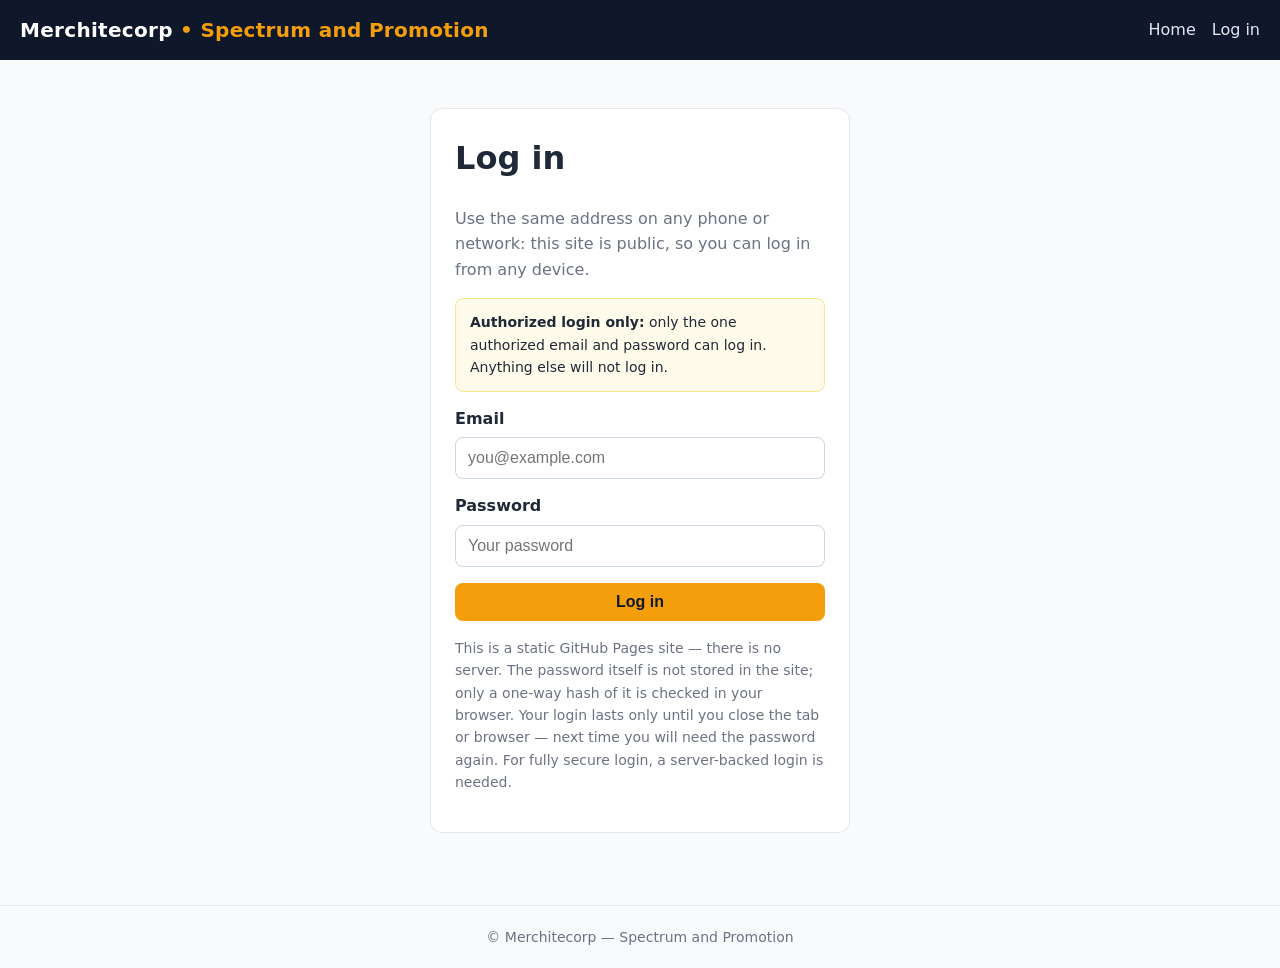
<file: login.html>
<!DOCTYPE html>
<html lang="en">
<head>
<meta charset="utf-8">
<meta name="viewport" content="width=device-width, initial-scale=1">
<title>Log in — Merchitecorp</title>
<link rel="stylesheet" href="style.css">
</head>
<body>
<header><div class="nav">
<a class="brand" href="index.html">Merchitecorp <span>• Spectrum and Promotion</span></a>
<nav><a class="link" href="index.html">Home</a><a class="link" href="login.html">Log in</a></nav>
</div></header>
<main>
<form class="auth" id="loginForm">
<h1 style="margin-top:0">Log in</h1>
<p class="muted">Use the same address on any phone or network: this site is public, so you can log in from any device.</p>
<div class="note"><strong>Authorized login only:</strong> only the one authorized email and password can log in. Anything else will not log in.</div>
<label for="email">Email</label>
<input id="email" type="email" required autocomplete="username" placeholder="you@example.com">
<label for="password">Password</label>
<input id="password" type="password" required autocomplete="current-password" placeholder="Your password">
<p id="loginError" class="muted" style="color:#b00020;display:none">Wrong email or password. Try again.</p>
<p><button class="btn" type="submit" style="width:100%">Log in</button></p>
<p class="muted" style="font-size:14px">This is a static GitHub Pages site — there is no server. The password itself is not stored in the site; only a one-way hash of it is checked in your browser. Your login lasts only until you close the tab or browser — next time you will need the password again. For fully secure login, a server-backed login is needed.</p>
</form>
</main>
<footer>© Merchitecorp — Spectrum and Promotion</footer>
<script>
// Only one authorized login: spectrumandpromotion@gmail.com
// The password is NOT stored here in plain text. Only its SHA-256 hash is
// stored, and the password you type is hashed in your browser and compared
// to that hash. Do not put a real password in plain text in this file.
var AUTHORIZED_EMAIL = "spectrumandpromotion@gmail.com";
var PASSWORD_SHA256 = "6acdbfa9e5a5549cfc0788df56477cf1bb89d5bbb5dd74344fe42e36b636a41f";
async function sha256Hex(text) {
  var buf = await crypto.subtle.digest("SHA-256", new TextEncoder().encode(text));
  return Array.from(new Uint8Array(buf)).map(function(b){ return b.toString(16).padStart(2, "0"); }).join("");
}
document.getElementById('loginForm').addEventListener('submit', async function (e) {
  e.preventDefault();
  var email = document.getElementById('email').value.trim().toLowerCase();
  var password = document.getElementById('password').value;
  var err = document.getElementById('loginError');
  if (email !== AUTHORIZED_EMAIL) { err.style.display = "block"; return; }
  var hash = await sha256Hex(password);
  if (hash !== PASSWORD_SHA256) { err.style.display = "block"; return; }
  err.style.display = "none";
  try { sessionStorage.setItem('merchitecorp_session', JSON.stringify({ email: email, at: new Date().toISOString() })); } catch (err2) {}
  window.location.href = 'dashboard.html';
});
</script>
</body>
</html>
</file>
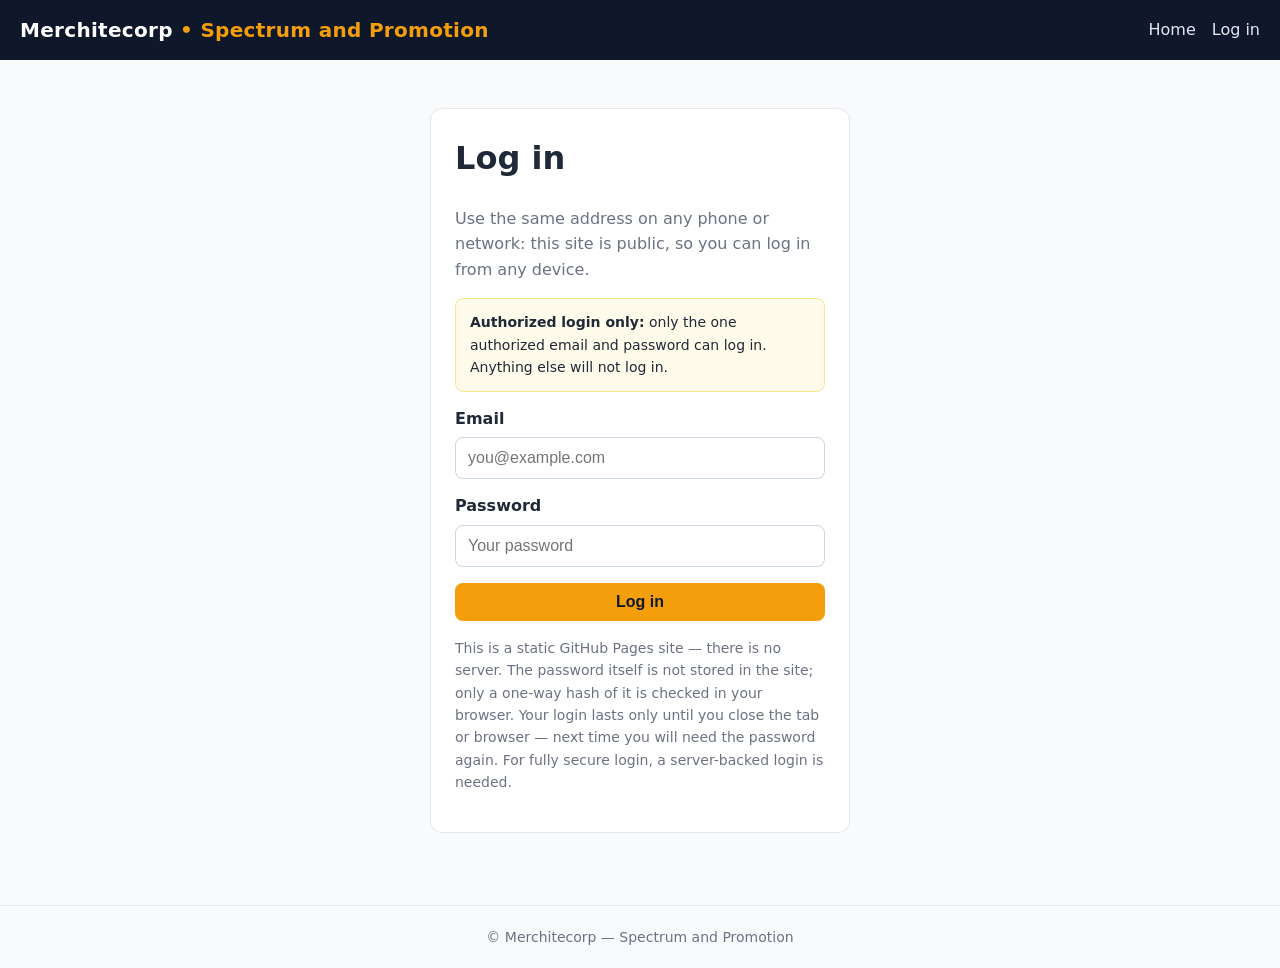
<file: receipt-reader.html>
<!DOCTYPE html>
<html lang="en">
<head>
<meta charset="utf-8">
<meta name="viewport" content="width=device-width, initial-scale=1">
<title>Receipt Reader, Demo — Merchitecorp</title>
<link rel="stylesheet" href="style.css">
<style>
/* Receipt Reader, Demo — clearly a demo, beside the live system. */
#receiptReaderDemo .demo-badge{display:inline-block;font-size:11px;font-weight:700;letter-spacing:.08em;text-transform:uppercase;color:#7c2d12;background:#ffedd5;border:1px solid #fdba74;border-radius:99px;padding:2px 9px;vertical-align:middle;margin-left:8px}
#receiptReader .card{margin-bottom:16px}
#receiptReader .card h2{font-size:13px;text-transform:uppercase;letter-spacing:.06em;color:var(--muted);margin:0 0 12px}
#receiptReader img.rr-photo{max-width:100%;max-height:320px;display:block;margin:12px 0;border:1px solid var(--line);border-radius:8px}
#receiptReader pre{white-space:pre-wrap;word-break:break-word;background:#f4f6f8;border:1px solid var(--line);border-radius:8px;padding:10px;font-size:13px;max-height:220px;overflow:auto}
#receiptReader .rr-prog{height:8px;background:#e2e8f0;border-radius:99px;overflow:hidden;margin:8px 0}
#receiptReader .rr-prog i{display:block;height:100%;background:var(--accent2,#0b6b5d);width:0%}
/* Table / input styles the receipt code needs (same values as the profit
   section used on the dashboard, scoped here to #receiptReader). */
#receiptReader .tbl{overflow-x:auto;-webkit-overflow-scrolling:touch}
#receiptReader table{width:100%;border-collapse:collapse;font-size:14px;min-width:520px}
#receiptReader th,#receiptReader td{padding:8px 6px;border-bottom:1px solid var(--line);text-align:left;white-space:normal;word-break:break-word;vertical-align:middle}
#receiptReader th{font-size:12px;text-transform:uppercase;letter-spacing:.05em;color:var(--muted)}
#receiptReader tr.key td{font-weight:700;background:#f8fafc}
#receiptReader .row2{display:flex;gap:8px;align-items:center;flex-wrap:wrap}
#receiptReader .in{display:flex;align-items:center;border:1px solid #cbd5e1;border-radius:8px;background:#fff;min-width:0}
#receiptReader .in:focus-within{border-color:var(--accent2);outline:2px solid var(--accent2);outline-offset:-1px}
#receiptReader .in i{font-style:normal;padding-left:10px;color:var(--muted)}
#receiptReader .in input{flex:1;min-width:0;border:0;outline:0;background:transparent;padding:9px 10px;font-size:15px;text-align:right}
#receiptReader .note{margin:10px 0 0}
@media (max-width:640px){
  #receiptReader table{min-width:480px}
}

/* --- Ask AI: floating Ask GENIE button, bottom-right; panel sits above it --- */
/* --- Ask GENIE: floating circular button, bottom-right --- */
.ask-genie-fab{position:fixed;right:14px;bottom:14px;width:80px;height:80px;border-radius:50%;border:0;cursor:pointer;z-index:70;display:flex;flex-direction:column;align-items:center;justify-content:center;gap:2px;background:linear-gradient(135deg,#14b8a6,#0b6b5d);color:#fff;box-shadow:0 8px 22px rgba(11,107,93,.45),0 2px 6px rgba(15,23,42,.25);font:inherit;padding:0}
.ask-genie-fab:hover{filter:brightness(1.08)}
.ask-genie-fab:active{transform:scale(.96)}
.ask-genie-star{font-size:15px;line-height:1}
.ask-genie-label{font-size:11px;font-weight:800;line-height:1.2;text-align:center;white-space:nowrap}
.ask-ai-panel{position:fixed;right:12px;bottom:102px;width:min(390px,calc(100vw - 24px));max-height:82vh;overflow-y:auto;background:#fff;border:1px solid var(--line);border-radius:14px;box-shadow:0 12px 32px rgba(15,23,42,.28);z-index:60;padding:16px}
.ask-ai-panel[hidden]{display:none}
.ask-ai-head{display:flex;align-items:center;gap:8px;margin-bottom:4px}
.ask-ai-head h2{margin:0;font-size:18px;flex:1}
.ask-ai-tag{font-size:11px;font-weight:700;color:#0b6b5d;background:#d1fae5;border-radius:99px;padding:2px 8px;white-space:nowrap}
.ask-ai-close{border:1px solid var(--line);background:#fff;border-radius:8px;width:30px;height:30px;cursor:pointer;font-size:14px;line-height:1}
.ask-ai-toggle{display:flex;align-items:center;gap:10px;background:#f8fafc;border:1px solid var(--line);border-radius:10px;padding:10px 12px;margin:10px 0;font-weight:700;cursor:pointer}
.ask-ai-toggle input{width:20px;height:20px;accent-color:var(--accent2)}
.ask-ai-offnote{margin:8px 0}
.ask-ai-body label{display:block;font-weight:600;margin:10px 0 4px}
.ask-ai-body input[type="date"]{width:100%;padding:10px 12px;border:1px solid #cbd5e1;border-radius:8px;font-size:16px}
.ask-ai-qs{display:grid;grid-template-columns:1fr 1fr;gap:8px;margin:10px 0}
.ask-ai-qs button{border:1px solid #bae6fd;background:#f0f9ff;color:#0c4a6e;border-radius:10px;padding:9px 8px;font-size:13px;font-weight:600;cursor:pointer;text-align:left;line-height:1.3}
.ask-ai-qs button:hover{background:#e0f2fe}
.ask-ai-askrow{display:flex;gap:8px;margin:10px 0}
.ask-ai-askrow input{flex:1;min-width:0;padding:10px 12px;border:1px solid #cbd5e1;border-radius:8px;font-size:15px}
.ask-ai-answer{white-space:pre-wrap;background:#f8fafc;border:1px solid var(--line);border-radius:10px;padding:12px;font-size:14px;line-height:1.6;margin:10px 0}
.ask-ai-src{font-size:12px;color:var(--muted);margin:6px 0 0}
</style>
</head>
<body>
<header><div class="nav">
<a class="brand" href="index.html">Merchitecorp <span>&bull; Spectrum and Promotion</span></a>
<nav><a class="link" href="index.html">Home</a><a class="link" href="dashboard.html">Dashboard</a><a class="link" href="login.html">Log in</a></nav>
</div></header>
<main>
<div class="hero"><h1 id="welcome">Welcome back</h1><p>You are logged in on this device for this visit only. Closing the tab or browser logs you out, and you will need the password again next time. This page is reached through the login on this site — the same address works on any phone or network.</p>
<p><button class="btn" id="logoutBtn" type="button">Log out</button> <a class="btn" href="dashboard.html">Back to Dashboard</a></p></div>
<section id="receiptReaderDemo">
<h2>Receipt Reader, Demo <span class="demo-badge">Demo</span></h2>
<div id="receiptReader"><p class="muted">Loading receipt reader&hellip;</p></div>
</section>
</main>
<div id="askAiPanel" class="ask-ai-panel" hidden aria-hidden="true">
<div class="ask-ai-head"><h2>Ask AI</h2><span class="ask-ai-tag">System data only &middot; No AI key</span><button class="ask-ai-close" id="askAiClose" type="button" aria-label="Close Ask AI">&#10005;</button></div>
<p class="muted" style="margin:0">Answers come from your closing-report sheets only. Nothing is sent to any AI service.</p>
<label class="ask-ai-toggle"><input type="checkbox" id="askAiToggle"> Ask AI on</label>
<p class="note ask-ai-offnote" id="askAiOffNote">Ask AI is off. Switch it on to ask questions.</p>
<div class="ask-ai-body" id="askAiBody" hidden>
<label for="askAiDate">Date</label>
<input type="date" id="askAiDate">
<div class="ask-ai-qs" id="askAiQs"></div>
<div class="ask-ai-askrow"><input id="askAiInput" type="text" autocomplete="off" placeholder="Ask about the system data&hellip;"><button class="btn" id="askAiSend" type="button">Ask</button></div>
<div class="ask-ai-answer" id="askAiAnswer" hidden></div>
<p class="ask-ai-src" id="askAiSrc"></p>
</div>
</div>
<button class="ask-genie-fab" id="askAiBtn" type="button" aria-controls="askAiPanel" aria-label="Ask GENIE"><span class="ask-genie-star" aria-hidden="true">&#10022;</span><span class="ask-genie-label">Ask GENIE</span></button>
<footer>&copy; Merchitecorp &mdash; Spectrum and Promotion &middot; <a href="mailto:spectrumandpromotion@gmail.com">spectrumandpromotion@gmail.com</a></footer>
<script>
// Guard: if there is no login flag in this browser, send the visitor to the login page.
(function () {
  var session = null;
  try { session = JSON.parse(sessionStorage.getItem('merchitecorp_session') || 'null'); } catch (err) {}
  if (!session || !session.email) { window.location.href = 'login.html'; return; }
  document.getElementById('welcome').textContent = 'Welcome back, ' + session.email;
  document.getElementById('logoutBtn').addEventListener('click', function () {
    try { sessionStorage.removeItem('merchitecorp_session'); } catch (err) {}
    window.location.href = 'login.html';
  });
})();
</script>

<script>
/* Receipt Reader, Demo — demo model, beside the live system (not on it).
   A receipt photo is read ON THIS DEVICE with Tesseract.js (free, no key,
   the photo never leaves the device) and turned into an editable purchase
   order the user checks and confirms. Nothing is sent to the sheets — a
   confirmed purchase order is saved on this device only, as demo data.
   No server read is wired — on-device only. */
(function(){
  var sess=null; try{ sess=JSON.parse(sessionStorage.getItem('merchitecorp_session')||'null'); }catch(e){}
  var box=document.getElementById('receiptReader');
  if(!box) return;
  if(!sess||!sess.email){ box.innerHTML='<p class="muted">Log in to use the receipt reader demo.</p>'; return; }
  var RR_LS='gas-shift-sheet-receipt-demo-v1';
  var TESS_CDN='https://cdn.jsdelivr.net/npm/tesseract.js@5/dist/tesseract.min.js';
  function num(v){var n=parseFloat(String(v==null?'':v).replace(/[$,\s]/g,''));return isFinite(n)?n:0;}
  function r2(x){return Math.round((x+1e-9)*100)/100;}
  function usd(x){var v=r2(x);var s=Math.abs(v).toLocaleString('en-US',{style:'currency',currency:'USD'});return v<0?'\u2212'+s:s;}
  function esc(s){return String(s==null?'':s).replace(/&/g,'&amp;').replace(/</g,'&lt;').replace(/>/g,'&gt;').replace(/"/g,'&quot;');}
  function pad(n){return (n<10?'0':'')+n;}
  function todayStr(){var d=new Date();return d.getFullYear()+'-'+pad(d.getMonth()+1)+'-'+pad(d.getDate());}
  var MONTHS={jan:'01',feb:'02',mar:'03',apr:'04',may:'05',jun:'06',jul:'07',aug:'08',sep:'09',oct:'10',nov:'11',dec:'12'};
  var RR={vendor:'',date:todayStr(),items:[],raw:'',photo:'',status:'',progress:0,busy:false,receiptTotal:null,confirmed:false};
  var RR_SKIP=/^(receipt|invoice|total|subtotal|sub total|tax|change|balance|cash|card|credit|debit|payment|amount due|thank you|welcome|store|items?|qty|quantity|price|description)/i;
  function rrFindDate(lines){
    for(var i=0;i<lines.length;i++){
      var l=lines[i],m;
      m=l.match(/(\d{4})-(\d{2})-(\d{2})/); if(m) return m[1]+'-'+m[2]+'-'+m[3];
      m=l.match(/\b(\d{1,2})\/(\d{1,2})\/(\d{4})\b/); if(m) return m[3]+'-'+pad(+m[1])+'-'+pad(+m[2]);
      m=l.match(/\b(\d{1,2})\/(\d{1,2})\/(\d{2})\b/); if(m) return '20'+m[3]+'-'+pad(+m[1])+'-'+pad(+m[2]);
      m=l.match(/\b(jan|feb|mar|apr|may|jun|jul|aug|sep|oct|nov|dec)[a-z]*\.?\s+(\d{1,2})(?:st|nd|rd|th)?,?\s+(\d{4})\b/i);
      if(m) return m[3]+'-'+MONTHS[m[1].toLowerCase()]+'-'+pad(+m[2]);
      m=l.match(/\b(\d{1,2})(?:st|nd|rd|th)?\s+(jan|feb|mar|apr|may|jun|jul|aug|sep|oct|nov|dec)[a-z]*\.?\s+(\d{4})\b/i);
      if(m) return m[3]+'-'+MONTHS[m[2].toLowerCase()]+'-'+pad(+m[1]);
    }
    return '';
  }
  function rrFindVendor(lines){
    for(var i=0;i<lines.length;i++){
      var l=lines[i];
      if(l.length<3||l.length>40) continue;
      if(/[0-9$]/.test(l)) continue;
      if(RR_SKIP.test(l)) continue;
      if(!/[A-Za-z]{3}/.test(l)) continue;
      return l;
    }
    return lines.length?lines[0]:'';
  }
  function rrParseText(text){
    var lines=String(text||'').split(/\r?\n/).map(function(s){return s.replace(/\s+/g,' ').trim();}).filter(Boolean);
    var out={vendor:rrFindVendor(lines),date:rrFindDate(lines),items:[],receiptTotal:null};
    var skipLine=/total|subtotal|sub total|tax|change due|balance due|amount due|cash|card tender|credit|debit|payment|thank you/i;
    lines.forEach(function(l){
      if(skipLine.test(l)){
        var tm=l.match(/total[^0-9]*([\d,]+\.\d{2})/i);
        if(tm&&out.receiptTotal==null) out.receiptTotal=num(tm[1]);
        return;
      }
      var m=l.match(/([\d,]+\.\d{2})\s*$/);
      if(!m) return;
      var amt=num(m[1]);
      if(amt<=0) return;
      var rest=l.slice(0,m.index).trim().replace(/[·•\-–—\s]+$/,'');
      if(!rest) return;
      var qty=1, name=rest;
      var qm=rest.match(/^(\d{1,3})\s*[x×]\s*(.+)$/i);
      if(qm){ qty=num(qm[1]); name=qm[2].trim(); }
      else {
        var qm2=rest.match(/^(\d{1,3})\s+(.+)$/);
        if(qm2&&/[A-Za-z]/.test(qm2[2])&&qm2[2].length>1){ qty=num(qm2[1]); name=qm2[2].trim(); }
      }
      if(!name||name.length<2) return;
      if(/^\d+$/.test(name)) return;
      out.items.push({name:name,qty:qty>0?qty:1,price:r2(amt/(qty>0?qty:1))});
    });
    return out;
  }
  function rrSaved(){ try{ return JSON.parse(localStorage.getItem(RR_LS)||'[]'); }catch(e){ return []; } }
  function rrSaveList(list){ try{ localStorage.setItem(RR_LS,JSON.stringify(list)); }catch(e){} }
  function rrTotal(){ var t=0; RR.items.forEach(function(it){ t=r2(t+num(it.qty)*num(it.price)); }); return t; }
  function rrRender(){
    var h='<div class="card"><h2>Receipt Reader, Demo <span class="demo-badge">Demo</span></h2>';
    h+='<p class="note">Demo — work in progress. Take a photo of a purchase receipt: it is read <b>on this device only</b> with Tesseract.js (free, no key, the photo never leaves the device) and shown below as an editable purchase order for you to check. Nothing is sent to the sheets.</p>';
    h+='<div class="row2"><button type="button" class="btn" data-rr="camera">Take a photo</button><button type="button" class="btn" data-rr="file">Choose a photo</button><button type="button" class="btn" data-rr="sample">Use a sample receipt</button></div>';
    h+='<input type="file" id="rr-cam" accept="image/*" capture="environment" style="position:absolute;left:-9999px" aria-hidden="true"><input type="file" id="rr-fil" accept="image/*" style="position:absolute;left:-9999px" aria-hidden="true">';
    if(RR.busy){
      h+='<p class="note">'+esc(RR.status)+'</p><div class="rr-prog"><i style="width:'+Math.round(RR.progress*100)+'%"></i></div>';
    } else if(RR.status){
      h+='<p class="note">'+esc(RR.status)+'</p>';
    }
    if(RR.photo) h+='<img class="rr-photo" alt="Receipt photo" src="'+RR.photo+'">';
    if(RR.items.length){
      h+='<div class="tbl"><table><thead><tr><th>Vendor</th><th>Date</th></tr></thead><tbody><tr><td><div class="in"><input data-rr-field="vendor" type="text" autocomplete="off" style="text-align:left" value="'+esc(RR.vendor)+'"></div></td><td><div class="in"><input data-rr-field="date" type="date" value="'+esc(RR.date)+'"></div></td></tr></tbody></table></div>';
      h+='<div class="tbl"><table><thead><tr><th>Item</th><th style="text-align:right">Qty</th><th style="text-align:right">Unit $</th><th style="text-align:right">Line $</th><th></th></tr></thead><tbody>';
      RR.items.forEach(function(it,i){
        h+='<tr><td><div class="in"><input data-rr-item="'+i+':name" type="text" autocomplete="off" style="text-align:left" value="'+esc(it.name)+'"></div></td><td style="text-align:right"><div class="in"><input data-rr-item="'+i+':qty" inputmode="decimal" autocomplete="off" value="'+it.qty+'"></div></td><td style="text-align:right"><div class="in"><i>$</i><input data-rr-item="'+i+':price" inputmode="decimal" autocomplete="off" value="'+it.price+'"></div></td><td style="text-align:right">'+usd(r2(num(it.qty)*num(it.price)))+'</td><td><button type="button" class="btn" data-rr-del="'+i+'" aria-label="Remove row">✕</button></td></tr>';
      });
      h+='<tr class="key"><td>Purchase order total</td><td></td><td></td><td style="text-align:right">'+usd(rrTotal())+'</td><td></td></tr>';
      h+='</tbody></table></div>';
      if(RR.receiptTotal!=null) h+='<p class="note">Receipt total read from the photo: '+usd(RR.receiptTotal)+' · Purchase order total: '+usd(rrTotal())+(Math.abs(RR.receiptTotal-rrTotal())<0.01?' — matches.':' — differs; check the rows above.')+'</p>';
      h+='<div class="row2" style="margin-top:12px"><button type="button" class="btn" data-rr="add">Add a row</button><button type="button" class="btn" data-rr="confirm">Confirm purchase order</button><button type="button" class="btn" data-rr="clear">Clear</button></div>';
      if(RR.confirmed) h+='<p class="note">Confirmed and saved on this device (demo) — not sent to the sheets.</p>';
    }
    if(RR.raw) h+='<details style="margin-top:12px"><summary>Raw text read from the photo</summary><pre>'+esc(RR.raw)+'</pre></details>';
    var saved=rrSaved();
    if(saved.length){
      h+='<h2 style="margin-top:16px">Saved purchase orders — this device only (demo)</h2><div class="tbl"><table><thead><tr><th>Vendor</th><th>Date</th><th style="text-align:right">Items</th><th style="text-align:right">Total</th><th></th></tr></thead><tbody>';
      saved.forEach(function(p,i){ h+='<tr><td>'+esc(p.vendor||'—')+'</td><td>'+esc(p.date||'—')+'</td><td style="text-align:right">'+p.items.length+'</td><td style="text-align:right">'+usd(p.total)+'</td><td><button type="button" class="btn" data-rr-unsave="'+i+'" aria-label="Delete saved order">✕</button></td></tr>'; });
      h+='</tbody></table></div>';
    }
    h+='<p class="note">This demo reads on-device only — nothing is sent to any server.</p>';
    h+='</div>';
    box.innerHTML=h;
  }
  function rrLoadTess(){
    if(window.Tesseract) return Promise.resolve();
    return new Promise(function(res,rej){
      var s=document.createElement('script');
      s.src=TESS_CDN; s.onload=function(){res();}; s.onerror=function(){rej(new Error('tesseract load failed'));};
      document.head.appendChild(s);
    });
  }
  function rrDownscale(dataUrl){
    return new Promise(function(res){
      var img=new Image();
      img.onload=function(){
        var w=img.naturalWidth,h=img.naturalHeight,max=1800;
        if(w>max){ h=Math.round(h*max/w); w=max; }
        var c=document.createElement('canvas'); c.width=w; c.height=h;
        var ctx=c.getContext('2d'); ctx.drawImage(img,0,0,w,h);
        res(c.toDataURL('image/jpeg',0.85));
      };
      img.onerror=function(){ res(dataUrl); };
      img.src=dataUrl;
    });
  }
  function rrReadPhoto(dataUrl){
    RR.busy=true; RR.progress=0; RR.status='Reading the photo on this device…'; RR.confirmed=false;
    rrRender();
    rrDownscale(dataUrl).then(function(small){
      RR.photo=small;
      return rrLoadTess().then(function(){
        RR.status='Loading the reader (first use only)…'; rrRender();
        return window.Tesseract.recognize(small,'eng',{logger:function(m){
          if(m.status==='recognizing text'){ RR.progress=num(m.progress)||0; RR.status='Reading the receipt… '+Math.round(RR.progress*100)+'%'; rrRender(); }
          else if(m.status){ RR.status='Reading the receipt… '+m.status; }
        }});
      });
    }).then(function(result){
      var text=(result&&result.data&&result.data.text)||'';
      RR.raw=text;
      var parsed=rrParseText(text);
      RR.vendor=parsed.vendor; RR.date=parsed.date||todayStr(); RR.items=parsed.items; RR.receiptTotal=parsed.receiptTotal;
      RR.busy=false; RR.progress=0;
      RR.status=parsed.items.length?('Read '+parsed.items.length+' item'+(parsed.items.length>1?'s':'')+' from the photo — check the rows below and edit anything wrong.'):'Could not read any items from this photo — try a clearer, straight photo with good light, or use the sample receipt.';
      rrRender();
    }).catch(function(){
      RR.busy=false; RR.progress=0;
      RR.status='The on-device reader could not be loaded — check connection and try again. The photo never left this device.';
      rrRender();
    });
  }
  function rrHandleFile(file){
    if(!file) return;
    var rd=new FileReader();
    rd.onload=function(){ rrReadPhoto(String(rd.result)); };
    rd.readAsDataURL(file);
  }
  function rrSample(){
    RR.vendor='Sample Vendor — ACME Wholesale';
    RR.date=todayStr();
    RR.items=[
      {name:'Beer 24-pack',qty:2,price:18.50},
      {name:'Cigarettes (carton)',qty:10,price:52.00},
      {name:'Snacks & Chips',qty:12,price:9.25},
      {name:'Energy Drinks 12-pack',qty:4,price:14.75}
    ];
    RR.receiptTotal=r2(2*18.50+10*52+12*9.25+4*14.75);
    RR.raw=''; RR.photo=''; RR.confirmed=false;
    RR.status='Sample data — not a real scan. Edit anything, then Confirm to save it on this device (demo).';
    rrRender();
  }
  box.addEventListener('click',function(e){
    var b=e.target.closest('[data-rr]');
    if(b){
      var k=b.dataset.rr;
      if(k==='camera'){ var c=document.getElementById('rr-cam'); if(c) c.click(); return; }
      if(k==='file'){ var f=document.getElementById('rr-fil'); if(f) f.click(); return; }
      if(k==='sample'){ rrSample(); return; }
      if(k==='add'){ RR.items.push({name:'',qty:1,price:0}); RR.confirmed=false; rrRender(); return; }
      if(k==='clear'){ RR.vendor=''; RR.date=todayStr(); RR.items=[]; RR.raw=''; RR.photo=''; RR.receiptTotal=null; RR.status=''; RR.confirmed=false; rrRender(); return; }
      if(k==='confirm'){
        var list=rrSaved();
        list.unshift({vendor:RR.vendor,date:RR.date,items:RR.items.map(function(it){return {name:it.name,qty:num(it.qty),price:num(it.price)};}),total:rrTotal(),savedAt:new Date().toISOString()});
        rrSaveList(list); RR.confirmed=true; RR.status='Purchase order confirmed and saved on this device (demo) — not sent to the sheets.'; rrRender(); return;
      }
      return;
    }
    var del=e.target.closest('[data-rr-del]');
    if(del){ RR.items.splice(Number(del.dataset.rrDel),1); RR.confirmed=false; rrRender(); return; }
    var uns=e.target.closest('[data-rr-unsave]');
    if(uns){ var l=rrSaved(); l.splice(Number(uns.dataset.rrUnsave),1); rrSaveList(l); rrRender(); return; }
  });
  box.addEventListener('change',function(e){
    var t=e.target;
    if(t.id==='rr-cam'||t.id==='rr-fil'){ if(t.files&&t.files[0]) rrHandleFile(t.files[0]); t.value=''; return; }
    if(t.dataset&&t.dataset.rrField!==undefined){
      if(t.dataset.rrField==='vendor') RR.vendor=t.value;
      if(t.dataset.rrField==='date') RR.date=t.value;
      RR.confirmed=false; return;
    }
    if(t.dataset&&t.dataset.rrItem!==undefined){
      var parts=t.dataset.rrItem.split(':'); var it=RR.items[Number(parts[0])]; if(!it) return;
      if(parts[1]==='name') it.name=t.value;
      if(parts[1]==='qty') it.qty=num(t.value);
      if(parts[1]==='price') it.price=r2(num(t.value));
      RR.confirmed=false; rrRender(); return;
    }
  });
  rrRender();
})();
</script>
<script>

/* Ask AI — NO AI KEY, NO AI SERVICE. Rule-based answers only, computed in
   this browser from the closing-report sheets via the same reports feed the
   profit tool uses (?action=reports). If a number is not in the feed, the
   answer says so — it never invents a number. Profit = qty x (sell - buy)
   using the buy/sell prices saved on this device; categories with no buy
   price set cannot have profit calculated, and the answer says that. */
(function(){
  var sess=null; try{ sess=JSON.parse(sessionStorage.getItem('merchitecorp_session')||'null'); }catch(e){}
  var btn=document.getElementById('askAiBtn'), panel=document.getElementById('askAiPanel');
  if(!btn||!panel) return;
  if(!sess||!sess.email){ btn.style.display='none'; return; }
  var SYNC_URL='https://script.google.com/macros/s/AKfycbxjongQ5prQyIv9lP4kv-55cpiWcQhxikBVcuCpWC2s7ij7GTHDmn0Q_cohPZQtqy5_Cg/exec';
  var DREP_LS='gas-shift-sheet-daily-reports-v1';
  var LS_SET='gas-shift-sheet-settings-v1';
  var CATS=['Beer','Cigarettes','Juice','Snacks & Chips','Tobacco','Water','Misc. No Tax','Energy Drinks','Wine','Soda','Smokeless Tobacco / Chew','Dairy Product','Candy','Gen Grocery','Phone Cards','TX Groc','Frozen Pro','Coffee','Cigars'];
  var CATKEYS=['beer','cigarettes','juice','snack','tobacco','water','misc','energy','wine','soda','smokeless','dairy','candy','grocery','phonecard','txgroc','frozen','coffee','cigars'];
  var SHIFT_LABELS=['1st Shift','2nd Shift','3rd Shift'];
  function num(v){var n=parseFloat(String(v==null?'':v).replace(/[$,\s]/g,''));return isFinite(n)?n:0;}
  function r2(x){return Math.round((x+1e-9)*100)/100;}
  function usd(x){var v=r2(x);var s=Math.abs(v).toLocaleString('en-US',{style:'currency',currency:'USD'});return v<0?'\u2212'+s:s;}
  function pad(n){return (n<10?'0':'')+n;}
  function toDate(s){var p=String(s||'').split('-');return new Date(+p[0],(+p[1]||1)-1,+p[2]||1);}
  function todayStr(){var d=new Date();return d.getFullYear()+'-'+pad(d.getMonth()+1)+'-'+pad(d.getDate());}
  function validDate(s){return /^\d{4}-\d{2}-\d{2}$/.test(s)&&!isNaN(toDate(s).getTime());}
  function addDaysStr(d,n){var dt=toDate(d);dt.setDate(dt.getDate()+n);return dt.getFullYear()+'-'+pad(dt.getMonth()+1)+'-'+pad(dt.getDate());}
  function weekStartStr(d){var dt=toDate(d);var dow=(dt.getDay()+6)%7;dt.setDate(dt.getDate()-dow);return dt.getFullYear()+'-'+pad(dt.getMonth()+1)+'-'+pad(dt.getDate());}
  function fmtDay(d){return toDate(d).toLocaleDateString('en-US',{month:'short',day:'numeric',year:'numeric'});}
  function fmtUpTime(iso){try{return new Date(iso).toLocaleString('en-US',{month:'short',day:'numeric',hour:'numeric',minute:'2-digit'});}catch(e){return '';}}
  function normDate(s){
    var t=String(s||'').trim();
    var m=t.match(/^(\d{4})-(\d{2})-(\d{2})/); if(m)return m[1]+'-'+m[2]+'-'+m[3];
    m=t.match(/^(\d{1,2})\/(\d{1,2})\/(\d{4})/); if(m)return m[3]+'-'+('0'+m[2]).slice(-2)+'-'+('0'+m[1]).slice(-2);
    return '';
  }
  function readPrices(){try{var o=JSON.parse(localStorage.getItem(LS_SET)||'null');return (o&&o.profit&&typeof o.profit==='object')?o.profit:{};}catch(e){return {};}}
  function priceByKey(key){
    var p=readPrices()[key]||{}, buy=num(p.buy), sell=0;
    if(p.sellPct!=null){var pct=num(p.sellPct); if(pct>0&&pct<100&&buy>0)sell=r2(buy/(1-pct/100));}
    else sell=num(p.sell);
    return {buy:buy,sell:sell};
  }
  function priceByName(name){ var i=CATS.indexOf(name); return i>=0?priceByKey(CATKEYS[i]):{buy:0,sell:0}; }
  var feed=null, feedUpdated='', feedNote='', feedLoading=false, feedWaiters=[];
  function feedLoad(cb){
    if(feed){ if(cb)cb(true); return; }
    if(cb)feedWaiters.push(cb);
    if(feedLoading) return;
    feedLoading=true;
    fetch(SYNC_URL+'?action=reports').then(function(r){return r.json();}).then(function(j){
      feedLoading=false;
      if(!j||!j.ok||!j.dailyClosing)throw new Error('bad');
      feed=j; feedUpdated=j.generatedAt||''; feedNote='Feed updated '+fmtUpTime(feedUpdated)+'.';
      try{localStorage.setItem(DREP_LS,JSON.stringify({at:feedUpdated,data:j}));}catch(e){}
      var w=feedWaiters; feedWaiters=[]; w.forEach(function(f){f(true);});
    }).catch(function(){
      feedLoading=false;
      var cached=null; try{cached=JSON.parse(localStorage.getItem(DREP_LS)||'null');}catch(e){}
      if(cached&&cached.data){feed=cached.data; feedUpdated=cached.at||''; feedNote='Showing the saved copy from '+fmtUpTime(cached.at)+' — could not reach the sheets.';}
      else feedNote='Could not load the sheets — check connection and try again.';
      var w=feedWaiters; feedWaiters=[]; w.forEach(function(f){f(!!feed);});
    });
  }
  function dailyRows(){
    if(!feed||!feed.dailyClosing) return [];
    return feed.dailyClosing.slice(1).filter(function(r){
      if(!r) return false;
      var d0=String(r[0]||'');
      if(!d0||d0==='Date') return false;
      if(d0.indexOf('CUSTOM')===0) return false;
      if(String(r[1]||'').indexOf('Custom Period')>=0) return false;
      return normDate(r[0])!=='';
    });
  }
  function rowsForDate(d){ return dailyRows().filter(function(r){return normDate(r[0])===d;}); }
  function rowsForWeek(d){
    var ws=weekStartStr(d), we=addDaysStr(ws,6);
    return dailyRows().filter(function(r){var rd=normDate(r[0]); return rd>=ws&&rd<=we;});
  }
  function sumIdx(rows,i){var t=0; rows.forEach(function(r){t=r2(t+num(r[i]));}); return t;}
  function deptRows(){
    if(!feed||!feed.departmentSales) return [];
    return feed.departmentSales.slice(1).filter(function(r){
      if(!r) return false;
      var sh=Number(r[1]); if(!(sh>=1&&sh<=3)) return false;
      return normDate(r[0])!=='';
    });
  }
  function deptForDate(d){ return deptRows().filter(function(r){return normDate(r[0])===d;}); }
  function deptDates(){ var seen={}, out=[]; deptRows().forEach(function(r){var d=normDate(r[0]); if(!seen[d]){seen[d]=1; out.push(d);}}); return out.sort(); }
  function profitForRows(drows){
    var tot={qty:0,sales:0,profit:0,priced:0,unpriced:[],lines:[]};
    if(!drows.length) return null;
    drows.forEach(function(r){
      var sh=Number(r[1]);
      CATS.forEach(function(name,ci){
        var q=num(r[2+ci]); if(q<=0) return;
        var pr=priceByKey(CATKEYS[ci]);
        tot.qty=r2(tot.qty+q);
        if(pr.buy>0&&pr.sell>0){
          tot.sales=r2(tot.sales+q*pr.sell);
          tot.profit=r2(tot.profit+q*(pr.sell-pr.buy));
          tot.priced++;
        } else if(tot.unpriced.indexOf(name)<0){ tot.unpriced.push(name); }
        tot.lines.push({shift:sh,name:name,qty:q,sell:pr.sell,buy:pr.buy});
      });
    });
    return tot;
  }
  function profitForDate(d){ return profitForRows(deptForDate(d)); }
  function profitForWeek(d){
    var ws=weekStartStr(d), we=addDaysStr(ws,6);
    var rows=deptRows().filter(function(r){var rd=normDate(r[0]); return rd>=ws&&rd<=we;});
    return profitForRows(rows);
  }
  function profitText(t, label){
    if(!t) return null;
    var out=label+'\nProfit (priced categories only): '+usd(t.profit)+'\nSales (priced categories only): '+usd(t.sales)+'\nItems sold: '+t.qty;
    if(t.unpriced.length) out+='\nProfit could NOT be calculated for: '+t.unpriced.join(', ')+' — no buy price set yet. Set the buy/sell prices on the Profit panel and ask again.';
    else out+='\nAll sold categories had prices set.';
    return out;
  }
  function shiftLines(rows, idx, label){
    var parts=[];
    rows.forEach(function(r){
      var sh=String(r[1]||'');
      var name=SHIFT_LABELS.filter(function(l){return sh.indexOf(l)===0;})[0]||sh;
      parts.push(name+': '+label(num(r[idx])));
    });
    return parts.join('\n');
  }
  function answer(key, d, extra){
    var rows=rowsForDate(d), ws=weekStartStr(d), we=addDaysStr(ws,6);
    var wrows=rowsForWeek(d);
    var head='';
    function src(){ return '\n\nSource: closing-report sheets (reports feed). '+feedNote+' Date asked: '+fmtDay(d)+'.'; }
    if(key==='profit-day'){
      if(!rows.length) return 'No closed shifts in the system for '+fmtDay(d)+' yet.'+src();
      var t=profitForDate(d);
      if(!t) return 'Department quantities are not in the system for '+fmtDay(d)+' yet. Department sales are only in the feed for: '+deptDates().join(', ')+'. Profit cannot be calculated without them.'+src();
      return (profitText(t,'Profit on '+fmtDay(d))||'')+src();
    }
    if(key==='profit-week'){
      if(!wrows.length) return 'No closed shifts in the system for the week of '+fmtDay(ws)+' to '+fmtDay(we)+' yet.'+src();
      var tw=profitForWeek(d);
      if(!tw) return 'Department quantities are not in the system for the week of '+fmtDay(ws)+' to '+fmtDay(we)+' yet. Department sales are only in the feed for: '+deptDates().join(', ')+'.'+src();
      return (profitText(tw,'Profit for the week '+fmtDay(ws)+' to '+fmtDay(we))||'')+src();
    }
    if(key==='sales-day'){
      if(!rows.length) return 'No closed shifts in the system for '+fmtDay(d)+' yet.'+src();
      return 'Total sales on '+fmtDay(d)+': '+usd(sumIdx(rows,4))+'\nNet sales: '+usd(sumIdx(rows,5))+'\nTransactions: '+sumIdx(rows,6)+'\nInside sales: '+usd(sumIdx(rows,10))+'\nGas sales: '+usd(sumIdx(rows,9))+' ('+sumIdx(rows,8)+' gal)\nTax collected: '+usd(sumIdx(rows,11))+'\n'+shiftLines(rows,4,usd)+src();
    }
    if(key==='sales-week'){
      if(!wrows.length) return 'No closed shifts in the system for the week of '+fmtDay(ws)+' to '+fmtDay(we)+' yet.'+src();
      return 'Total sales for the week '+fmtDay(ws)+' to '+fmtDay(we)+': '+usd(sumIdx(wrows,4))+'\nNet sales: '+usd(sumIdx(wrows,5))+'\nTransactions: '+sumIdx(wrows,6)+'\nInside sales: '+usd(sumIdx(wrows,10))+'\nGas sales: '+usd(sumIdx(wrows,9))+' ('+sumIdx(wrows,8)+' gal)'+src();
    }
    if(key==='dept-day'){
      if(!rows.length) return 'No closed shifts in the system for '+fmtDay(d)+' yet.'+src();
      var dr=deptForDate(d);
      if(!dr.length) return 'Department quantities are not in the system for '+fmtDay(d)+' yet. Department sales are only in the feed for: '+deptDates().join(', ')+'.'+src();
      var lines=['Sales by department on '+fmtDay(d)+':'];
      var totQ=0, totS=0;
      CATS.forEach(function(name,ci){
        var q=0, s=0, hasSell=false;
        dr.forEach(function(r){var x=num(r[2+ci]); q=r2(q+x); var pr=priceByName(name); if(pr.sell>0){s=r2(s+x*pr.sell); hasSell=true;}});
        if(q>0){ totQ=r2(totQ+q); totS=r2(totS+s); lines.push(name+': '+q+' sold'+(hasSell?' — '+usd(s):' — sell price not set, sales unknown')); }
      });
      lines.push('Total items: '+totQ+(totS>0?' · Sales (priced categories): '+usd(totS):''));
      return lines.join('\n')+src();
    }
    if(key==='cash-day'){
      if(!rows.length) return 'No closed shifts in the system for '+fmtDay(d)+' yet.'+src();
      var synced=rows.filter(function(r){return String(r[33]||'')!=='';}).length;
      if(!synced) return 'No shift-sheet data was uploaded for '+fmtDay(d)+' yet, so cash collected is not in the system for this date.'+src();
      return 'Cash collected on '+fmtDay(d)+' (synced shifts: '+synced+' of '+rows.length+'):\nCash counted: '+usd(sumIdx(rows,22))+'\nCards: '+usd(sumIdx(rows,26))+' (Credit '+usd(sumIdx(rows,24))+' + Debit '+usd(sumIdx(rows,25))+')\nEBT: '+usd(sumIdx(rows,27))+'\nCollected: '+usd(sumIdx(rows,30))+'\nSafe drops: '+usd(sumIdx(rows,23))+'\n'+shiftLines(rows,30,usd)+src();
    }
    if(key==='safe-day'){
      if(!rows.length) return 'No closed shifts in the system for '+fmtDay(d)+' yet.'+src();
      var synced2=rows.filter(function(r){return String(r[33]||'')!=='';}).length;
      if(!synced2) return 'No shift-sheet data was uploaded for '+fmtDay(d)+' yet, so the cash in the safe is not in the system for this date.'+src();
      return 'Cash in the safe for '+fmtDay(d)+': '+usd(sumIdx(rows,23))+' (safe drops total, synced shifts: '+synced2+' of '+rows.length+')\nCash counted: '+usd(sumIdx(rows,22))+'\nExpected deposit to safe: '+usd(sumIdx(rows,32))+src();
    }
    if(key==='fuel-day'){
      if(!rows.length) return 'No closed shifts in the system for '+fmtDay(d)+' yet.'+src();
      var gp=sumIdx(rows,37);
      var out='Fuel profit on '+fmtDay(d)+': '+usd(gp)+'\n87: '+usd(sumIdx(rows,34))+' · 89: '+usd(sumIdx(rows,35))+' · 93: '+usd(sumIdx(rows,36));
      if(gp===0) out+='\nGas profit is $0.00 in the feed for this date — it was not entered on the website for these shifts.';
      out+='\nGas sold: '+sumIdx(rows,8)+' gal for '+usd(sumIdx(rows,9))+src();
      return out;
    }
    if(key==='payouts-day'){
      if(!rows.length) return 'No closed shifts in the system for '+fmtDay(d)+' yet.'+src();
      return 'Pay outs on '+fmtDay(d)+': '+usd(sumIdx(rows,15))+'\n'+shiftLines(rows,15,usd)+'\nPer-person payee names are not in the reports feed, so I cannot break this down by person from here — the breakdown is on the Monthly sheet, Pay Outs by Payee tab.'+src();
    }
    if(key==='vendors-day'){
      if(!rows.length) return 'No closed shifts in the system for '+fmtDay(d)+' yet.'+src();
      return 'Vendors paid on '+fmtDay(d)+': pay outs total '+usd(sumIdx(rows,15))+'. Vendor names are not in the reports feed, so I cannot list the vendors from here. See the Vendors tab on the shift sheet, or the Monthly sheet, Pay Outs by Payee tab.'+src();
    }
    if(key==='payee'){
      var name=(extra&&extra.name)||'';
      var dd=(extra&&extra.date)||d;
      var rr=rowsForDate(dd);
      if(!rr.length) return 'No closed shifts in the system for '+fmtDay(dd)+' yet.'+src();
      return 'Pay outs to '+(name||'that person')+' on '+fmtDay(dd)+' cannot be answered from the reports feed — per-person payee names are not in it. Total pay outs that day were '+usd(sumIdx(rr,15))+'. The per-person breakdown is on the Monthly sheet, Pay Outs by Payee tab.'+src();
    }
    if(key==='short-day'){
      if(!rows.length) return 'No closed shifts in the system for '+fmtDay(d)+' yet.'+src();
      var so=sumIdx(rows,31);
      var state=so===0?'Balanced':(so<0?'Short '+usd(so):'Over '+usd(so));
      return 'Cash on '+fmtDay(d)+': '+state+'\nShort / Over total: '+usd(so)+'\n'+shiftLines(rows,31,usd)+src();
    }
    if(key==='txns-day'){
      if(!rows.length) return 'No closed shifts in the system for '+fmtDay(d)+' yet.'+src();
      return 'Transactions on '+fmtDay(d)+': '+sumIdx(rows,6)+'\nAverage ticket: '+usd(sumIdx(rows,4)/Math.max(1,sumIdx(rows,6)))+'\nVoids: '+sumIdx(rows,12)+'\nNo Sales: '+sumIdx(rows,13)+src();
    }
    if(key==='gas-day'){
      if(!rows.length) return 'No closed shifts in the system for '+fmtDay(d)+' yet.'+src();
      return 'Gas sold on '+fmtDay(d)+': '+sumIdx(rows,8)+' gallons for '+usd(sumIdx(rows,9))+src();
    }
    if(key==='cash-week'){
      if(!wrows.length) return 'No closed shifts in the system for the week of '+fmtDay(ws)+' to '+fmtDay(we)+' yet.'+src();
      var syn=wrows.filter(function(r){return String(r[33]||'')!=='';}).length;
      return 'Cash collected for the week '+fmtDay(ws)+' to '+fmtDay(we)+' (synced shifts: '+syn+' of '+wrows.length+'):\nCash counted: '+usd(sumIdx(wrows,22))+'\nCards: '+usd(sumIdx(wrows,26))+'\nEBT: '+usd(sumIdx(wrows,27))+'\nCollected: '+usd(sumIdx(wrows,30))+'\nSafe drops: '+usd(sumIdx(wrows,23))+'\nShort / Over: '+usd(sumIdx(wrows,31))+src();
    }
    return 'I can only answer from the system data — profit, sales, department sales, cash, fuel profit, vendors and pay outs. Pick one of the prebuilt questions above.';
  }
  var QS=[
    ['profit-day','What was my profit on this date?'],
    ['profit-week','What was my profit this week?'],
    ['sales-day','What were total sales on this date?'],
    ['sales-week','What were total sales this week?'],
    ['dept-day','Sales by department on this date'],
    ['cash-day','How much cash was collected?'],
    ['safe-day','How much cash is in the safe?'],
    ['fuel-day','What was my fuel profit?'],
    ['payouts-day','How much did I pay out?'],
    ['vendors-day','Which vendors were paid?'],
    ['payee','Pay out to a person — type it below'],
    ['short-day','Was cash short or over?'],
    ['txns-day','How many transactions?'],
    ['gas-day','How much gas did I sell?'],
    ['cash-week','Cash collected this week']
  ];
  var toggle=document.getElementById('askAiToggle');
  var offNote=document.getElementById('askAiOffNote');
  var body=document.getElementById('askAiBody');
  var dateIn=document.getElementById('askAiDate');
  var qsBox=document.getElementById('askAiQs');
  var input=document.getElementById('askAiInput');
  var sendBtn=document.getElementById('askAiSend');
  var ansBox=document.getElementById('askAiAnswer');
  var srcEl=document.getElementById('askAiSrc');
  dateIn.value=todayStr();
  QS.forEach(function(q){
    var b=document.createElement('button');
    b.type='button'; b.textContent=q[1]; b.setAttribute('data-ask',q[0]);
    b.addEventListener('click',function(){
      if(q[0]==='payee'){ input.value='How much did I pay '; input.focus(); showAnswer('Type the person and the date, for example: How much did I pay PAINT on 2026-11-11?'); return; }
      ask(q[0], dateIn.value||todayStr(), null);
    });
    qsBox.appendChild(b);
  });
  function showAnswer(text){
    ansBox.hidden=false; ansBox.textContent=text;
    srcEl.textContent=feedNote;
  }
  function getDate(){
    var v=dateIn.value||todayStr();
    return validDate(v)?v:todayStr();
  }
  function ask(key, d, extra){
    if(!toggle.checked){ showAnswer('Ask AI is off. Switch it on first.'); return; }
    showAnswer('Loading the system data…');
    feedLoad(function(ok){
      if(!ok){ showAnswer('Could not load the sheets — check connection and try again.'); return; }
      showAnswer(answer(key, d, extra));
    });
  }
  function parseFree(text){
    var t=String(text||'').toLowerCase();
    var d=getDate();
    var dm=t.match(/(\d{4}-\d{2}-\d{2})/);
    if(dm&&validDate(dm[1])) d=dm[1];
    else if(t.indexOf('yesterday')>=0) d=addDaysStr(getDate(),-1);
    else if(t.indexOf('last week')>=0) d=addDaysStr(getDate(),-7);
    var m2=text.match(/pay(?:out| out)?\s+(?:to\s+|for\s+)?([A-Za-z][A-Za-z &\.\-]{1,40}?)(?:\s+on\s+|$)/i);
    if(m2){
      var nm=m2[1].trim();
      if(/^[A-Za-z][A-Za-z &\.\-]{1,40}$/.test(nm)&&nm.toLowerCase()!=='on'&&nm.toLowerCase()!=='out')
        return {key:'payee', date:d, extra:{name:nm.toUpperCase(), date:d}};
    }
    if(t.indexOf('profit')>=0) return {key:t.indexOf('week')>=0?'profit-week':'profit-day', date:d};
    if(t.indexOf('department')>=0) return {key:'dept-day', date:d};
    if(t.indexOf('fuel profit')>=0||t.indexOf('gas profit')>=0) return {key:'fuel-day', date:d};
    if(t.indexOf('gas')>=0&&(t.indexOf('gallon')>=0||t.indexOf('sell')>=0||t.indexOf('sold')>=0)) return {key:'gas-day', date:d};
    if(t.indexOf('safe')>=0) return {key:'safe-day', date:d};
    if(t.indexOf('cash')>=0) return {key:t.indexOf('week')>=0?'cash-week':'cash-day', date:d};
    if(t.indexOf('short')>=0||t.indexOf('over')>=0) return {key:'short-day', date:d};
    if(t.indexOf('transaction')>=0) return {key:'txns-day', date:d};
    if(t.indexOf('vendor')>=0) return {key:'vendors-day', date:d};
    if(t.indexOf('pay out')>=0||t.indexOf('payout')>=0||t.indexOf('pay')>=0) return {key:'payouts-day', date:d};
    if(t.indexOf('sale')>=0) return {key:t.indexOf('week')>=0?'sales-week':'sales-day', date:d};
    return {key:null, date:d};
  }
  function askFree(){
    var text=input.value.trim();
    if(!text){ showAnswer('Type a question, or tap one of the prebuilt questions above.'); return; }
    var p=parseFree(text);
    if(!p.key){ showAnswer('I can only answer from the system data — profit, sales, department sales, cash, fuel profit, vendors and pay outs. Pick one of the prebuilt questions above.'); return; }
    ask(p.key, p.date, p.extra||null);
  }
  sendBtn.addEventListener('click', askFree);
  input.addEventListener('keydown', function(e){ if(e.key==='Enter'){ e.preventDefault(); askFree(); } });
  toggle.addEventListener('change', function(){
    var on=toggle.checked;
    offNote.hidden=on; body.hidden=!on;
    if(on){ showAnswer('Ask AI is on. Pick a date and tap a question — answers come from your sheets.'); feedLoad(function(){}); }
    else { ansBox.hidden=true; srcEl.textContent=''; }
  });
  btn.addEventListener('click', function(){
    var open=panel.hidden;
    panel.hidden=!open; panel.setAttribute('aria-hidden', open?'false':'true');
    if(open) panel.scrollIntoView({behavior:'smooth',block:'nearest'});
  });
  document.getElementById('askAiClose').addEventListener('click', function(){
    panel.hidden=true; panel.setAttribute('aria-hidden','true');
  });
})();
</script>

</body>
</html>
</file>
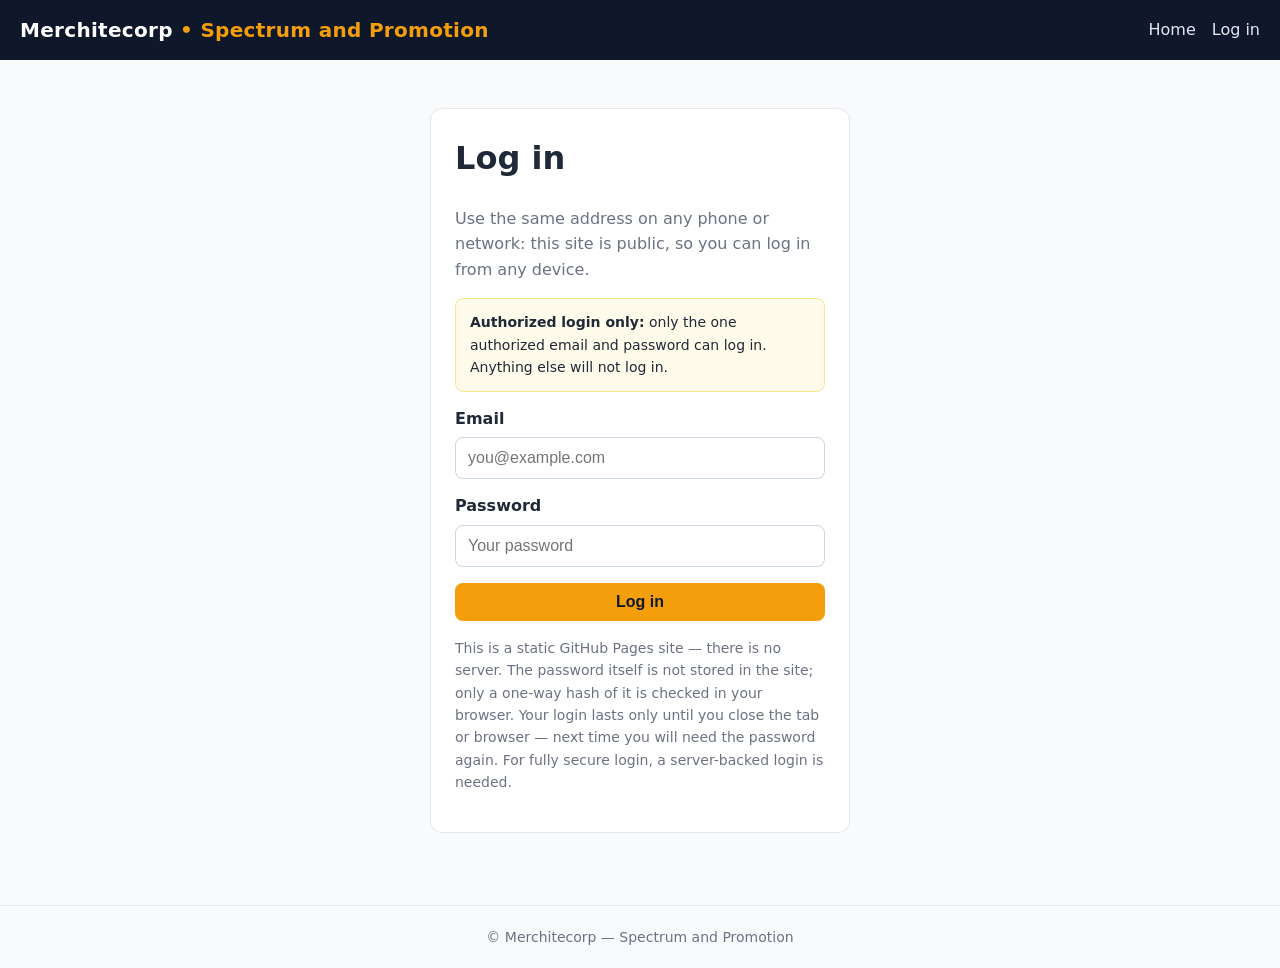
<file: shift-sheet.html>
<!doctype html><html><head><meta charset=utf8><meta name=viewport content="width=device-width,initial-scale=1,viewport-fit=cover"><style>:root{color-scheme:light;box-sizing:border-box;padding-top:env(safe-area-inset-top,0px);padding-bottom:env(safe-area-inset-bottom,0px)}html{scroll-padding-top:env(safe-area-inset-top,0px)}body{margin:0;padding:0;font:14px -apple-system,BlinkMacSystemFont,sans-serif;background:#fff;color:#000}img{max-width:100%}[hidden]:not([hidden=until-found i]){display:none!important}</style></head><body>
<script>
/* Merchitecorp: this sheet is behind the site login. If there is no
   login for this visit, go to login.html first. */
(function(){try{if(!sessionStorage.getItem('merchitecorp_session')){window.location.href='login.html';}}catch(e){window.location.href='login.html';}})();
</script>

<title>Gas Station Shift Sheet</title>
<meta name="claude:viewport-fit-sides" content="cover">
<link rel="preconnect" href="https://fonts.googleapis.com">
<link rel="preconnect" href="https://fonts.gstatic.com" crossorigin>
<link rel="stylesheet" href="https://fonts.googleapis.com/css2?family=Archivo:wght@400;500;600;700&family=IBM+Plex+Mono:wght@400;500;600&display=swap">
<style>
/* Layout: one working column of cards per shift under a sticky tab bar; the result card leads, a fixed bottom bar keeps short/over in view. */
:root{
  --bg:#EDF0F3; --surface:#FFFFFF; --surface-2:#F4F6F8; --ink:#14202B; --muted:#586979; --line:#D3DBE2;
  --accent:#0B6B5D; --accent-ink:#FFFFFF; --accent-soft:#DDF0EC;
  --short:#B3261E; --short-soft:#FBE5E3; --over:#1F5FA8; --over-soft:#E2EDF9; --ok:#1B7A43; --ok-soft:#DFF1E5;
  --sans:'Archivo',system-ui,-apple-system,'Segoe UI',Roboto,sans-serif;
  --mono:'IBM Plex Mono',ui-monospace,SFMono-Regular,Menlo,Consolas,monospace;
}
@media (prefers-color-scheme: dark){
  :root:not([data-theme="light"]){
    --bg:#0F161C; --surface:#18222B; --surface-2:#1E2A34; --ink:#E7EDF2; --muted:#93A4B3; --line:#2C3A46;
    --accent:#4FC3AE; --accent-ink:#06201B; --accent-soft:#17352F;
    --short:#FF8A80; --short-soft:#3A1E1D; --over:#7DB4F0; --over-soft:#192B40; --ok:#6FD09A; --ok-soft:#173222;
    color-scheme:dark;
  }
}
:root[data-theme="dark"]{
  --bg:#0F161C; --surface:#18222B; --surface-2:#1E2A34; --ink:#E7EDF2; --muted:#93A4B3; --line:#2C3A46;
  --accent:#4FC3AE; --accent-ink:#06201B; --accent-soft:#17352F;
  --short:#FF8A80; --short-soft:#3A1E1D; --over:#7DB4F0; --over-soft:#192B40; --ok:#6FD09A; --ok-soft:#173222;
  color-scheme:dark;
}
*{box-sizing:border-box}
body{
  background:var(--bg);color:var(--ink);font:15px/1.45 var(--sans);
  padding-block:0 96px;
  padding-left:max(16px,env(safe-area-inset-left,0px));
  padding-right:max(16px,env(safe-area-inset-right,0px));
}
body::before{content:"";position:fixed;inset:0 0 auto;height:env(safe-area-inset-top,0px);z-index:10;background:var(--bg)}
.wrap{max-width:none;width:100%;margin:0 auto}
button{font:inherit;color:inherit;cursor:pointer}
button:focus-visible,input:focus-visible,select:focus-visible,summary:focus-visible{outline:2px solid var(--accent);outline-offset:2px}

.top{padding-top:18px;display:grid;gap:12px}
.brand{display:flex;align-items:center;justify-content:space-between;gap:12px;flex-wrap:wrap}
h1{margin:0;font-size:22px;font-weight:700;letter-spacing:-.01em}
.status{font-size:12px;padding:3px 9px;border-radius:99px;background:var(--surface);border:1px solid var(--line);color:var(--muted)}
.status.ok{color:var(--ok);background:var(--ok-soft);border-color:transparent}
.status.warn{color:var(--short);background:var(--short-soft);border-color:transparent}
.datebar{display:flex;gap:8px;align-items:flex-end;flex-wrap:wrap}
.datepick{display:grid;gap:3px;font-size:12px;color:var(--muted);font-weight:500}
.datepick input{font:500 15px var(--mono);padding:8px 10px;border:1px solid var(--line);border-radius:6px;background:var(--surface);color:var(--ink)}
.btn{padding:8px 12px;border:1px solid var(--line);border-radius:6px;background:var(--surface);font-weight:500;font-size:14px}
.btn:hover{border-color:var(--accent)}
.btn.danger{color:var(--short)}
.btn.armed{background:var(--short);color:#fff;border-color:var(--short)}
.btn.primary{background:var(--accent);color:#fff;border-color:var(--accent)}
.seg{display:flex;gap:6px;flex-wrap:wrap}
.seg .btn[aria-pressed="true"]{background:var(--accent);color:#fff;border-color:var(--accent)}
.repctl{display:grid;gap:10px}
.repctl .row2{display:flex;gap:8px;align-items:center;flex-wrap:wrap}
.repday{width:100%;text-align:left;background:none;border:0;padding:0;font:inherit;color:var(--accent);font-weight:600}
.dates{display:flex;gap:8px;overflow-x:auto;padding:2px 0 6px}
.chip{flex:0 0 auto;min-width:78px;text-align:left;padding:7px 10px;border:1px solid var(--line);border-radius:6px;background:var(--surface);display:grid;gap:1px}
.chip .cw{font-size:11px;text-transform:uppercase;letter-spacing:.07em;color:var(--muted)}
.chip .cd{font-weight:600}
.chip .cs{font:500 12px var(--mono);color:var(--muted)}
.chip[aria-current="true"]{border-color:var(--accent);box-shadow:inset 0 0 0 1px var(--accent);background:var(--accent-soft)}
.cs.short,.tm.short{color:var(--short)} .cs.over,.tm.over{color:var(--over)} .cs.ok,.tm.ok{color:var(--ok)}

.tabs{position:sticky;top:env(safe-area-inset-top,0px);z-index:5;display:flex;background:var(--bg);border-bottom:1px solid var(--line);margin-top:6px}
.tab{flex:1;min-width:0;padding:10px 4px 8px;background:none;border:0;border-bottom:3px solid transparent;display:grid;gap:1px;justify-items:center;font-weight:600}
.tab[aria-selected="true"]{border-bottom-color:var(--accent);color:var(--accent)}
.tm{font:500 11px var(--mono);color:var(--muted)}

main{padding-top:16px}
.grid{display:grid;grid-template-columns:repeat(auto-fit,minmax(min(100%,340px),1fr));gap:16px;align-items:start}
.wide{grid-column:1/-1}
.card{background:var(--surface);border:1px solid var(--line);border-radius:8px;padding:16px;min-width:0}
.card h2{margin:0 0 12px;font-size:12px;text-transform:uppercase;letter-spacing:.08em;color:var(--muted);font-weight:600}
.card h3{margin:0 0 6px;font-size:14px;font-weight:600}
.stack{display:grid;gap:12px}
.two{display:grid;grid-template-columns:repeat(2,minmax(0,1fr));gap:12px}
.f{display:grid;gap:4px;min-width:0}
.f>label,.lbl{font-size:13px;font-weight:500}
.f small{color:var(--muted);font-weight:400}
.in{display:flex;align-items:center;border:1px solid var(--line);border-radius:6px;background:var(--surface-2);min-width:0}
.in:focus-within{border-color:var(--accent);outline:2px solid var(--accent);outline-offset:-1px}
.in i{font-style:normal;padding-left:10px;color:var(--muted);font-family:var(--mono)}
.in input,.in select{flex:1;min-width:0;border:0;outline:0;background:transparent;color:inherit;padding:9px 10px;font:500 15px var(--mono);text-align:right}
.in.txt input{font-family:var(--sans);text-align:left;font-weight:400}
.in select{font-family:var(--sans);text-align:left;font-weight:500}
.sub{font:500 12px var(--mono);color:var(--muted);text-align:right}
.rows{display:grid;gap:8px}
.row{display:grid;gap:8px;align-items:center}
.row.drop{grid-template-columns:minmax(0,1.3fr) minmax(0,.8fr) minmax(0,1fr) 32px}
.row.pay{grid-template-columns:minmax(0,1fr) minmax(0,.9fr) 32px;grid-template-areas:"cat amt del" "desc desc desc"}
.row.pay .c{grid-area:cat}.row.pay .a{grid-area:amt}.row.pay .d{grid-area:desc}.row.pay .x{grid-area:del}
.row.who{grid-template-columns:minmax(0,1.3fr) minmax(0,1fr) 32px}
.x{width:32px;height:32px;border:1px solid var(--line);border-radius:6px;background:var(--surface);color:var(--muted);font-size:18px;line-height:1;padding:0}
.x:hover{color:var(--short);border-color:var(--short)}
.negt{flex:0 0 auto;width:30px;height:30px;margin-right:3px;border:1px solid var(--line);border-radius:5px;background:var(--surface);color:var(--muted);font-size:18px;line-height:1;padding:0}
.negt.on{color:var(--short);border-color:var(--short);background:var(--short-soft)}
.add{justify-self:start;padding:6px 10px;border:1px dashed var(--muted);border-radius:6px;background:none;color:var(--accent);font-weight:600;font-size:13px}
.hdr{display:grid;gap:8px;font-size:11px;color:var(--muted);text-transform:uppercase;letter-spacing:.06em;margin-bottom:-2px}
.hdr.drop{grid-template-columns:minmax(0,1.3fr) minmax(0,.8fr) minmax(0,1fr) 32px}
.hdr.who{grid-template-columns:minmax(0,1.3fr) minmax(0,1fr) 32px}
.hdr span:nth-child(3){text-align:right}
.tot{display:flex;justify-content:space-between;align-items:baseline;padding-top:10px;border-top:1px solid var(--line);font-weight:600}
.tot b,.ln b,.mono{font-family:var(--mono);font-weight:600;font-variant-numeric:tabular-nums}
.coins{display:grid;grid-template-columns:repeat(4,minmax(0,1fr));gap:10px}
.co input{width:96px;min-width:0;border:1px solid var(--line);border-radius:5px;background:var(--surface-2);color:inherit;padding:7px 8px;font:500 13.5px var(--mono);text-align:right}
.co textarea{width:100%;min-width:0;border:1px solid var(--line);border-radius:5px;background:var(--surface-2);color:inherit;padding:8px;font:500 13.5px var(--sans);min-height:56px;resize:vertical}
.co td.amt{font-weight:600}
.costeps{font-size:12.5px;color:var(--muted);margin:2px 0 12px}
.costeps b{color:inherit}
@media (max-width:460px){.coins{grid-template-columns:repeat(2,minmax(0,1fr))}.two.keep{grid-template-columns:repeat(2,minmax(0,1fr))}}
.coin .in input{padding:9px 8px}
.sum{display:grid;grid-template-columns:repeat(auto-fit,minmax(min(100%,300px),1fr));gap:8px 32px}
.ln{display:flex;justify-content:space-between;gap:12px;padding:5px 0;border-bottom:1px dashed var(--line)}
.ln span{min-width:0}
.ln.t{border-bottom:0;border-top:1px solid var(--ink);margin-top:2px;padding-top:8px;font-weight:700}
.result{display:flex;align-items:center;justify-content:space-between;gap:16px;flex-wrap:wrap;margin-top:16px;padding:14px 16px;border-radius:8px;background:var(--surface-2);border:1px solid var(--line)}
.rl{font-size:12px;text-transform:uppercase;letter-spacing:.08em;color:var(--muted);font-weight:600}
.big{font:600 34px/1.1 var(--mono);font-variant-numeric:tabular-nums}
.big.short{color:var(--short)}.big.over{color:var(--over)}.big.ok{color:var(--ok)}
.pill{display:inline-block;padding:4px 12px;border-radius:99px;font-weight:700;font-size:13px;background:var(--surface-2);color:var(--muted)}
.pill.short{background:var(--short-soft);color:var(--short)}.pill.over{background:var(--over-soft);color:var(--over)}.pill.ok{background:var(--ok-soft);color:var(--ok)}
.note{margin:10px 0 0;font-size:12.5px;color:var(--muted);max-width:70ch}
details{border-top:1px solid var(--line);margin-top:14px;padding-top:12px}
summary{cursor:pointer;font-weight:600}
.tk{overflow-x:auto;margin-top:10px}
.tk>div{min-width:330px}
.tr{display:grid;grid-template-columns:26px repeat(2,minmax(0,1fr)) 34px minmax(0,.8fr) 62px;gap:4px;align-items:center;margin-bottom:4px}
.tr.h{font-size:11px;color:var(--muted);text-transform:uppercase;letter-spacing:.05em}
.tr .n{color:var(--muted);font:500 12px var(--mono);text-align:right;padding-right:2px}
.tr input{width:100%;min-width:0;border:1px solid var(--line);border-radius:5px;background:var(--surface-2);color:inherit;padding:7px 5px;font:500 13.5px var(--mono);text-align:right}
.tr .o{font:500 12.5px var(--mono);text-align:right}
.gas{display:grid;grid-template-columns:48px minmax(0,1fr) minmax(0,1fr) 88px;gap:8px;align-items:center}
.gas.h{font-size:11px;color:var(--muted);text-transform:uppercase;letter-spacing:.06em;margin-bottom:6px}
.gas .g{font:700 16px var(--mono)}
.gas .o{font:500 14px var(--mono);text-align:right}
.gas .in input{padding:9px 6px}
.cardhead{display:flex;justify-content:space-between;align-items:center;gap:12px;margin-bottom:12px}
.cardhead h2{margin:0}
.link{background:none;border:0;padding:2px 0;color:var(--accent);font-weight:600;font-size:13px}
.costbox{margin-top:16px;padding-top:14px;border-top:1px solid var(--line)}
.cardhead h3{margin:0}
.link.danger{color:var(--short)}
.link.armed{background:var(--short);color:#fff;padding:3px 8px;border-radius:5px}
.btnrow{display:flex;gap:8px;flex-wrap:wrap;align-items:center}
.row.tyrow{grid-template-columns:minmax(0,1fr) 32px}
.gas .pr{font:500 14px var(--mono);padding:0 4px}
.gas .pr.unset{font-family:var(--sans);color:var(--muted)}
.tbl{overflow-x:auto}
table{border-collapse:collapse;width:100%;min-width:480px;font-variant-numeric:tabular-nums}
th,td{padding:8px 10px;border-bottom:1px solid var(--line);text-align:right;white-space:nowrap}
th:first-child,td:first-child{text-align:left;white-space:normal}
th{font-size:12px;text-transform:uppercase;letter-spacing:.06em;color:var(--muted);font-weight:600}
td{font-family:var(--mono);font-size:14px}
td:first-child{font-family:var(--sans)}
tr.grp td{background:var(--surface-2);font-family:var(--sans);font-size:12px;text-transform:uppercase;letter-spacing:.07em;color:var(--muted);font-weight:600;text-align:left}
tr.key td{font-weight:700;border-top:1px solid var(--ink)}
td.short{color:var(--short)}td.over{color:var(--over)}td.ok{color:var(--ok)}
td.dayc{font-weight:700;background:var(--accent-soft)}
.bar{position:fixed;left:0;right:0;bottom:0;z-index:6;background:var(--surface);border-top:1px solid var(--line);
  padding:10px max(16px,env(safe-area-inset-left,0px)) calc(10px + env(safe-area-inset-bottom,0px)) max(16px,env(safe-area-inset-left,0px));}
.bar-in{max-width:none;width:100%;margin:0 auto;display:flex;justify-content:space-between;align-items:center;gap:12px}
.bt{font-weight:700;display:block}
.bs{font:500 12px var(--mono);color:var(--muted)}
.bn{font:600 20px var(--mono);margin-right:10px}
.bn.short{color:var(--short)}.bn.over{color:var(--over)}.bn.ok{color:var(--ok)}
.br{display:flex;align-items:center;flex:0 0 auto}
@media (max-width:420px){.bs{display:none}.bn{font-size:18px}}
@media (prefers-reduced-motion:reduce){*{transition:none!important;animation:none!important}}
/* --- Ask AI: floating Ask GENIE button, bottom-right; panel sits above it --- */
/* --- Ask GENIE: floating circular button, bottom-right --- */
.ask-genie-fab{position:fixed;right:14px;bottom:14px;width:80px;height:80px;border-radius:50%;border:0;cursor:pointer;z-index:70;display:flex;flex-direction:column;align-items:center;justify-content:center;gap:2px;background:linear-gradient(135deg,#14b8a6,#0b6b5d);color:#fff;box-shadow:0 8px 22px rgba(11,107,93,.45),0 2px 6px rgba(15,23,42,.25);font:inherit;padding:0}
.ask-genie-fab:hover{filter:brightness(1.08)}
.ask-genie-fab:active{transform:scale(.96)}
.ask-genie-star{font-size:15px;line-height:1}
.ask-genie-label{font-size:11px;font-weight:800;line-height:1.2;text-align:center;white-space:nowrap}
.ask-ai-panel{position:fixed;right:12px;bottom:102px;width:min(390px,calc(100vw - 24px));max-height:82vh;overflow-y:auto;background:#fff;border:1px solid var(--line);border-radius:14px;box-shadow:0 12px 32px rgba(15,23,42,.28);z-index:60;padding:16px}
.ask-ai-panel[hidden]{display:none}
.ask-ai-head{display:flex;align-items:center;gap:8px;margin-bottom:4px}
.ask-ai-head h2{margin:0;font-size:18px;flex:1}
.ask-ai-tag{font-size:11px;font-weight:700;color:#0b6b5d;background:#d1fae5;border-radius:99px;padding:2px 8px;white-space:nowrap}
.ask-ai-close{border:1px solid var(--line);background:#fff;border-radius:8px;width:30px;height:30px;cursor:pointer;font-size:14px;line-height:1}
.ask-ai-toggle{display:flex;align-items:center;gap:10px;background:#f8fafc;border:1px solid var(--line);border-radius:10px;padding:10px 12px;margin:10px 0;font-weight:700;cursor:pointer}
.ask-ai-toggle input{width:20px;height:20px;accent-color:var(--accent2)}
.ask-ai-offnote{margin:8px 0}
.ask-ai-body label{display:block;font-weight:600;margin:10px 0 4px}
.ask-ai-body input[type="date"]{width:100%;padding:10px 12px;border:1px solid #cbd5e1;border-radius:8px;font-size:16px}
.ask-ai-qs{display:grid;grid-template-columns:1fr 1fr;gap:8px;margin:10px 0}
.ask-ai-qs button{border:1px solid #bae6fd;background:#f0f9ff;color:#0c4a6e;border-radius:10px;padding:9px 8px;font-size:13px;font-weight:600;cursor:pointer;text-align:left;line-height:1.3}
.ask-ai-qs button:hover{background:#e0f2fe}
.ask-ai-askrow{display:flex;gap:8px;margin:10px 0}
.ask-ai-askrow input{flex:1;min-width:0;padding:10px 12px;border:1px solid #cbd5e1;border-radius:8px;font-size:15px}
.ask-ai-answer{white-space:pre-wrap;background:#f8fafc;border:1px solid var(--line);border-radius:10px;padding:12px;font-size:14px;line-height:1.6;margin:10px 0}
.ask-ai-src{font-size:12px;color:var(--muted);margin:6px 0 0}
</style>

<div class="wrap">
  <header class="top">
    <div class="brand">
      <h1>Gas Station Shift Sheet</h1>
      <span id="status" class="status" role="status">Loading…</span>
    </div>
    <div class="datebar">
      <label class="datepick" for="datePick"><span>Add or open a date</span><input type="date" id="datePick"></label>
      <button class="btn" id="todayBtn" type="button">Today</button>
      <button class="btn primary" id="uploadBtn" type="button">Upload to Sheets</button>
      <button class="btn danger" id="delDay" type="button">Delete this day</button>
    </div>
    <div id="dates" class="dates" aria-label="Dates"></div>
  </header>
  <nav id="tabs" class="tabs" role="tablist" aria-label="Shifts"></nav>
  <main id="main"></main>
</div>
<div id="bar" class="bar"><div class="bar-in">
  <div class="bl"><span class="bt" id="barTitle"></span><span class="bs" id="barSub"></span></div>
  <div class="br"><span class="bn" id="barNum"></span><span class="pill" id="barPill"></span></div>
</div></div>

<script>
(function(){
'use strict';
var N_SHIFTS=3, LOTTERY_SHIFT=2;
/* Cash Out tab: bill and coin denominations for the closing count.
   Bills in dollars, coins in cents — the $1 coin is in the list. */
var CO_BILLS=[100,50,20,10,5,2,1],CO_COINS=[100,50,25,10,5,1];
function coCounts(s){
  var co=s&&s.cashout?s.cashout:{b:{},c:{}};
  var b={},c={},has=false,bt=0,ct=0;
  CO_BILLS.forEach(function(v){var k=String(v),raw=co.b?co.b[k]:'';var n=num(raw);b[v]=n;if(String(raw==null?'':raw).trim()!=='')has=true;bt+=n*v;});
  CO_COINS.forEach(function(v){var k=String(v),raw=co.c?co.c[k]:'';var n=num(raw);c[v]=n;if(String(raw==null?'':raw).trim()!=='')has=true;ct+=n*v;});
  return {b:b,c:c,has:has,bTotal:r2(bt),cTotal:r2(ct/100)};
}
function coStep(i){return (state.ui.coStep&&state.ui.coStep[i])||1;}
function coSetStep(i,n){if(!state.ui.coStep)state.ui.coStep={};state.ui.coStep[i]=n;}
var GAS=[['g87','87'],['g89','89'],['g93','93']];
var DEFAULT_TYPES=['Lottery','Western Union','Vendor','Other'];
var LS_SET='gas-shift-sheet-settings-v1';
var LS_KEY='gas-shift-sheet-v1';

function $(s,r){return (r||document).querySelector(s);}
function $$(s,r){return Array.prototype.slice.call((r||document).querySelectorAll(s));}
function esc(s){return String(s==null?'':s).replace(/[&<>"']/g,function(c){return {'&':'&amp;','<':'&lt;','>':'&gt;','"':'&quot;',"'":'&#39;'}[c];});}
function num(v){var n=parseFloat(String(v==null?'':v).replace(/[$,\s]/g,''));return isFinite(n)?n:0;}
function r2(x){return Math.round((x+1e-9)*100)/100;}
function sum(a){return a.reduce(function(t,x){return t+x;},0);}
function usd(x){var v=r2(x);var s=Math.abs(v).toLocaleString('en-US',{style:'currency',currency:'USD'});return v<0?'−'+s:s;}
function pad(n){return String(n).padStart(2,'0');}
function todayStr(){var d=new Date();return d.getFullYear()+'-'+pad(d.getMonth()+1)+'-'+pad(d.getDate());}
function toDate(s){var p=s.split('-').map(Number);return new Date(p[0],p[1]-1,p[2]);}
function validDate(s){return /^\d{4}-\d{2}-\d{2}$/.test(s)&&!isNaN(toDate(s).getTime());}

/* ---------- data model ---------- */
function blankShift(){
  return {name:'',drops:[{t:'',n:'',a:''}],bills:'',coins:{q:'',d:'',n:'',p:''},
    cashout:{b:{'100':'','50':'','20':'','10':'','5':'','2':'','1':''},c:{'100':'','50':'','25':'','10':'','5':'','1':''},by:'',comment:'',confirmedBy:'',confirmedAt:''},
    credit:'',debit:'',ebt:'',coupons:'',fees:'',
    payouts:[{cat:state.settings.types[0]||'',desc:'',amt:''}],
    fuel:'',merch:'',tax:'',
    lotI:'',lotO:'',lotC:'',
    gas:{g87:{gal:'',pr:''},g89:{gal:'',pr:''},g93:{gal:'',pr:''}}};
}
function norm(src,base){
  if(Array.isArray(base)){
    if(!Array.isArray(src)||!src.length)return base;
    return src.map(function(x){return norm(x,base[0]);});
  }
  if(base&&typeof base==='object'){
    var out={},s=(src&&typeof src==='object')?src:{};
    Object.keys(base).forEach(function(k){out[k]=norm(s[k],base[k]);});
    return out;
  }
  return (typeof src==='string'||typeof src==='number')?String(src):base;
}
function normShift(s){return norm(s,blankShift());}
function normDay(d){
  var sh=[];for(var i=0;i<N_SHIFTS;i++)sh.push(normShift(d&&d.shifts?d.shifts[i]:null));
  return {shifts:sh,added:!!(d&&d.added)};
}

/* ---------- calculations ---------- */
function calc(s,idx){
  var o={},T0=state.settings.types[0]||'';
  o.dropsT=r2(sum(s.drops.map(function(d){return num(d.a);})));
  /* Drawer cash: the Cash Out tab count wins when any count was entered;
     otherwise fall back to the old bills amount + coin counts, so shifts
     entered before the Cash Out tab keep their totals. */
  var co=coCounts(s);
  o.coHas=co.has;o.coBills=co.bTotal;o.coCoins=co.cTotal;o.coB=co.b;o.coC=co.c;
  if(co.has){o.bills=co.bTotal;o.coins=co.cTotal;}
  else{
    o.bills=num(s.bills);
    var q=num(s.coins.q),d=num(s.coins.d),n=num(s.coins.n),p=num(s.coins.p);
    o.coins=(q*25+d*10+n*5+p)/100;
  }
  o.drawer=r2(o.bills+o.coins);
  o.cash=r2(o.dropsT+o.bills+o.coins);
  o.credit=num(s.credit);o.debit=num(s.debit);o.ebt=num(s.ebt);o.coupons=num(s.coupons);o.fees=num(s.fees);
  o.cards=r2(o.credit+o.debit);o.cardsNet=r2(o.cards-o.fees);
  o.payT=r2(sum(s.payouts.map(function(x){return num(x.amt);})));
  o.payLot=r2(sum(s.payouts.filter(function(x){return /lottery/i.test(x.cat||T0);}).map(function(x){return num(x.amt);})));
  o.collected=r2(o.cash+o.credit+o.debit+o.ebt+o.coupons+o.payT);
  var isLot=(idx===LOTTERY_SHIFT);
  var gasAmt=0,gasGal=0,gp=state.settings.gas;
  var profT=0,cd_=state.calcDate||state.date;
  GAS.forEach(function(g){var r=s.gas[g[0]];var gl=isLot?num(r.gal):0,pr=r.pr!==''?num(r.pr):num(gp[g[0]]);var cost=num(costFor(cd_,g[0]));o[g[0]]=r2(gl*pr);o[g[0]+'g']=gl;o[g[0]+'m']=cost>0?(pr-cost):0;o[g[0]+'p']=r2(cost>0?gl*(pr-cost):0);profT+=(cost>0?gl*(pr-cost):0);gasAmt+=gl*pr;gasGal+=gl;});
  o.gasAmt=r2(gasAmt);o.gasGal=gasGal;o.gasProfit=r2(profT);
  o.fuelAuto=o.gasAmt;
  o.fuel=s.fuel.trim()!==''?num(s.fuel):o.gasAmt;
  o.merch=num(s.merch);o.tax=num(s.tax);
  o.lotI=isLot?num(s.lotI):0;
  o.lotO=isLot?num(s.lotO):0;
  o.lotC=isLot?num(s.lotC):0;
  o.lotSales=r2(o.lotI+o.lotO+o.lotC);
  o.lotNet=r2(o.lotSales-o.payLot);
  o.sales=r2(o.fuel+o.merch+o.tax+o.lotSales);
  o.so=r2(o.collected-o.sales);
  o.has=(o.collected!==0||o.sales!==0||s.name.trim()!=='');
  return o;
}
function soInfo(x,has){
  if(!has)return {cls:'',word:'No entries'};
  if(Math.abs(x)<0.005)return {cls:'ok',word:'Balanced'};
  return x<0?{cls:'short',word:'Short'}:{cls:'over',word:'Over'};
}
function soText(x){var v=r2(x);return (v>0?'+':'')+usd(v);}
function fmtOut(v,f){
  v=v||0;
  if(f==='n')return String(v);
  if(f==='gal')return String(Number(v.toFixed(3)));
  if(f==='so')return soText(v);
  if(f==='m')return v?((v<0?'\u2212':'')+'$'+Math.abs(v).toFixed(3)):'\u2014';
  return usd(v);
}

/* ---------- state ---------- */
var state={days:{},date:'',tab:0,cs:[],isOwner:false,settings:{types:DEFAULT_TYPES.slice(),gas:{g87:'',g89:'',g93:''},cost:[]},ui:{gasEdit:false,gasDraft:{},costEdit:false,costDraft:{},typesEdit:false,typesDraft:[],vendEdit:false,vendDraft:[],vendEditEntry:null,stlDelEnv:''},rep:{mode:'day',shift:0,date:'',delArm:''},repTotals:{has:false,collected:0,sales:0,so:0},drep:{mode:'shift',shift:0,date:'',loaded:false,loading:false,error:'',updated:''},drepData:null,drepTotals:{has:false,collected:0,sales:0,so:0},stl:{date:'',editPay:null}};
var mode='init',dbCol=null,dbSet=null;
var dirty={},ver={},saving=false,saveTimer=null,armed=false,armTimer=null,resetArmed=false,resetTimer=null;
function ensureDay(d){if(!state.days[d])state.days[d]=normDay(null);return state.days[d];}
function cur(){return state.days[state.date].shifts[state.tab];}
function getP(o,p){return p.split('.').reduce(function(a,k){return a==null?a:a[k];},o);}
function setP(o,p,v){var ks=p.split('.');for(var i=0;i<ks.length-1;i++)o=o[ks[i]];o[ks[ks.length-1]]=v;}
function pid(p){return 's'+state.tab+'-'+p.replace(/\./g,'-');}

/* ---------- persistence ---------- */
/* ---------- sync to Google Sheet (Uptown Shell - Shift Sheet Sync) ---------- */
var SYNC_URL='https://script.google.com/macros/s/AKfycbxjongQ5prQyIv9lP4kv-55cpiWcQhxikBVcuCpWC2s7ij7GTHDmn0Q_cohPZQtqy5_Cg/exec';
function syncShift(date, idx){
  try{
    var day=state.days[date]; if(!day) return Promise.resolve(false);
    var sh=day.shifts[idx]; var c=calc(sh, idx);
    if(!c.has) return Promise.resolve(false);
    var payload={
      date: date, shift: idx+1, cashier: sh.name||'',
      cash: c.cash, dropsTotal: c.dropsT, credit: c.credit, debit: c.debit,
      ebt: c.ebt, coupons: c.coupons, fees: c.fees,
      payOutsTotal: c.payT,
      payOutsDetail: sh.payouts.map(function(x){return (x.cat||'')+': '+(x.desc||'')+' $'+num(x.amt);}).join('; '),
      fuelSales: c.fuel, merchSales: c.merch, tax: c.tax, lotterySales: c.lotSales, lotteryCash: c.lotC,
      totalSales: c.sales, collected: c.collected, shortOver: c.so,
      gas87gal: c.g87g, gas89gal: c.g89g, gas93gal: c.g93g, gasSales: c.gasAmt,
      gasProfit: c.gasProfit, gas87profit: c.g87p, gas89profit: c.g89p, gas93profit: c.g93p,
      cashout: c.coHas?{bills:c.coB,coins:c.coC,billsTotal:c.coBills,coinsTotal:c.coCoins,drawerTotal:c.drawer,by:String(sh.cashout.by||''),comment:String(sh.cashout.comment||''),confirmedBy:String(sh.cashout.confirmedBy||''),confirmedAt:String(sh.cashout.confirmedAt||''),has:true}:null
    };
    return fetch(SYNC_URL, {method:'POST', mode:'no-cors', headers:{'Content-Type':'text/plain'}, body: JSON.stringify(payload)})
      .then(function(){ return true; }).catch(function(){ return false; });
  }catch(e){ return Promise.resolve(false); }
}
function syncDay(date){
  var ps=[]; for(var i=0;i<N_SHIFTS;i++) ps.push(syncShift(date,i));
  return Promise.all(ps).then(function(rs){ return rs.some(function(x){return x;}); });
}

/* ---------- manual upload + delete (sheets only change on purpose) ---------- */
var LS_UP='gas-shift-sheet-uploaded-v1';
function readUploaded(){try{var m=JSON.parse(localStorage.getItem(LS_UP)||'{}');return m&&typeof m==='object'?m:{};}catch(e){return {};}}
function markUploaded(d){try{var m=readUploaded();m[d]=new Date().toISOString();localStorage.setItem(LS_UP,JSON.stringify(m));}catch(e){}}
function clearUploaded(d){try{var m=readUploaded();delete m[d];localStorage.setItem(LS_UP,JSON.stringify(m));}catch(e){}}
function uploadedAt(d){return readUploaded()[d]||'';}
function fmtUpTime(iso){try{return new Date(iso).toLocaleString('en-US',{month:'short',day:'numeric',hour:'numeric',minute:'2-digit'});}catch(e){return '';}}
function deleteDateFromSheets(d){
  try{
    return fetch(SYNC_URL,{method:'POST',mode:'no-cors',headers:{'Content-Type':'text/plain'},body:JSON.stringify({action:'delete',date:d})}).then(function(){return true;}).catch(function(){return false;});
  }catch(e){return Promise.resolve(false);}
}
function doDeleteDate(d){
  if(!validDate(d))return;
  var wasOpen=(d===state.date);
  delete state.days[d];clearUploaded(d);markDirty(d);
  setStatus('','Deleting '+fmtDay(d)+' from website and sheets…');
  deleteDateFromSheets(d).then(function(ok){
    if(ok)setStatus('ok','Deleted '+fmtDay(d)+' from website and sheets.');
    else setStatus('warn','Deleted from this device, but the sheet delete did not go through — check connection and delete the date again.');
  });
  if(wasOpen){ensureDay(todayStr());state.date=todayStr();}
  renderAll();
}

function setStatus(kind,text){var el=$('#status');el.className='status'+(kind?' '+kind:'');el.textContent=text;}
function readLocal(){try{var raw=localStorage.getItem(LS_KEY);return raw?JSON.parse(raw):{};}catch(e){return {};}}
function writeLocal(){try{
  var out={};Object.keys(state.days).forEach(function(k){out[k]=state.days[k];});
  localStorage.setItem(LS_KEY,JSON.stringify(out));return true;}catch(e){return false;}}
function markDirty(d){
  d=d||state.date;dirty[d]=true;ver[d]=(ver[d]||0)+1;
  setStatus('','Saving…');
  clearTimeout(saveTimer);saveTimer=setTimeout(flush,700);
}
function flush(){
  if(saving){saveTimer=setTimeout(flush,300);return;}
  var keys=Object.keys(dirty);
  if(!keys.length)return;
  saving=true;
  var chain=Promise.resolve(),failed=null;
  keys.forEach(function(d){
    chain=chain.then(function(){
      var v=ver[d],day=state.days[d];
      var op;
      if(mode==='db'){
        op=day?dbCol.doc(d).set({shifts:day.shifts,added:!!day.added,savedAt:Date.now()}):dbCol.doc(d).delete();
      }else{
        op=Promise.resolve(writeLocal()?null:Promise.reject({message:'storage'}));
      }
      return op.then(function(){if(ver[d]===v)delete dirty[d];});
    }).catch(function(e){failed=e;});
  });
  chain.then(function(){
    saving=false;
    if(failed){setStatus('warn',"Couldn't save. You may have view-only access.");}
    else if(Object.keys(dirty).length){saveTimer=setTimeout(flush,300);}
    else setStatus('ok',mode==='db'?'Saved':'Saved on this device only — tap Upload to Sheets to send it to the reports');
  });
}

function saveSettings(which){
  if(mode==='db'&&dbSet){
    var g=state.settings.gas;
    var data=which==='types'?{names:state.settings.types}:which==='cost'?{entries:state.settings.cost}:{g87:g.g87,g89:g.g89,g93:g.g93};
    setStatus('','Saving…');
    dbSet.doc(which==='types'?'payoutTypes':which==='cost'?'gasCost':'gas').set(data).then(function(){setStatus('ok','Saved');},function(){
      setStatus('warn',which==='types'?"Couldn't save names. Only the owner can change them.":which==='cost'?"Couldn't save cost. Only the owner can change it.":"Couldn't save prices.");});
  }else{
    try{localStorage.setItem(LS_SET,JSON.stringify(state.settings));setStatus('ok','Saved on this device only');}
    catch(e){setStatus('warn',"Couldn't save.");}
  }
}
function mergeSettings(src){
  if(!src||typeof src!=='object')return;
  if(Array.isArray(src.cost)){
    state.settings.cost=src.cost.filter(function(e){return e&&typeof e.d==='string'&&validDate(e.d);}).map(function(e){
      return {d:e.d,g87:String(e.g87||''),g89:String(e.g89||''),g93:String(e.g93||'')};});
  }
  if(Array.isArray(src.types)){
    var t=src.types.filter(function(x){return typeof x==='string'&&x.trim();});
    if(t.length)state.settings.types=t;
  }
  if(src.gas&&typeof src.gas==='object')GAS.forEach(function(g){
    var v=src.gas[g[0]];if(typeof v==='string'||typeof v==='number')state.settings.gas[g[0]]=String(v);});
}
function costFor(d,k){var best=null;state.settings.cost.forEach(function(e){if(e.d<=d&&(!best||e.d>best.d))best=e;});return best&&num(best[k])>0?best[k]:'';}
function costSince(d){var best=null;state.settings.cost.forEach(function(e){if(e.d<=d&&(!best||e.d>best.d))best=e;});return best?best.d:'';}
function fmtDay(d){return toDate(d).toLocaleDateString('en-US',{month:'short',day:'numeric'});}
function priceOf(s,k){return s.gas[k].pr!==''?s.gas[k].pr:state.settings.gas[k];}

/* ---------- views ---------- */
function ln(label,key,t){return '<div class="ln'+(t?' t':'')+'"><span>'+label+'</span><b data-o="'+key+'"></b></div>';}
function money(label,p,o){
  o=o||{};var id=pid(p);
  var neg=num(getP(cur(),p))<0;
  return '<div class="f"><label for="'+id+'">'+label+'</label><div class="in"><i>$</i><input id="'+id+'" data-p="'+p+'" inputmode="decimal" autocomplete="off" placeholder="0.00" value="'+esc(getP(cur(),p))+'"'+(o.auto?' data-auto="'+o.auto+'"':'')+'><button type="button" class="negt'+(neg?' on':'')+'" data-neg="'+p+'" title="Make negative / positive" aria-label="Toggle minus">\u2212</button></div></div>';
}
function textIn(label,p,ph){
  var id=pid(p);
  return '<div class="f"><label for="'+id+'">'+label+'</label><div class="in txt"><input id="'+id+'" data-p="'+p+'" autocomplete="off" placeholder="'+esc(ph||'')+'" value="'+esc(getP(cur(),p))+'"></div></div>';
}
function cell(p,ph,cls,mode_,aria){
  var id=pid(p);
  var neg=mode_==='$'&&num(getP(cur(),p))<0;
  return '<div class="in'+(cls?' '+cls:'')+'">'+(mode_==='$'?'<i>$</i>':'')+'<input id="'+id+'" data-p="'+p+'" '+(mode_==='$'?'inputmode="decimal"':'')+(aria?' aria-label="'+esc(aria)+'"':'')+' autocomplete="off" placeholder="'+esc(ph)+'" value="'+esc(getP(cur(),p))+'">'+(mode_==='$'?'<button type="button" class="negt'+(neg?' on':'')+'" data-neg="'+p+'" title="Make negative / positive" aria-label="Toggle minus">\u2212</button>':'')+'</div>';
}
function delBtn(l,i,label){return '<button type="button" class="x" data-act="del" data-l="'+l+'" data-i="'+i+'" aria-label="Remove '+esc(label)+'">×</button>';}

function costBlock(){
  var ce=state.ui.costEdit,since=costSince(state.date),h='';
  h+='<div class="costbox"><div class="cardhead"><h3>Fuel cost and profit</h3>'+(ce?'':'<button type="button" class="link" data-act="cost-edit">Change cost</button>')+'</div>';
  h+='<div class="gas h"><span>Grade</span><span>Cost</span><span>Margin</span><span style="text-align:right">Profit</span></div>';
  GAS.forEach(function(g){
    var c=costFor(state.date,g[0]);
    var cc=ce?'<div class="in"><i>$</i><input id="cp-'+g[0]+'" data-cp="'+g[0]+'" inputmode="decimal" aria-label="'+g[1]+' cost per gallon" autocomplete="off" placeholder="0.000" value="'+esc(state.ui.costDraft[g[0]])+'"></div>'
      :(c!==''?'<span class="pr">$'+num(c).toFixed(3)+'</span>':'<span class="pr unset">Set cost</span>');
    h+='<div class="gas" style="margin-bottom:8px"><span class="g">'+g[1]+'</span>'+cc+'<span class="o" data-o="'+g[0]+'m" data-f="m"></span><span class="o" data-o="'+g[0]+'p"></span></div>';
  });
  if(ce)h+='<div class="btnrow"><button type="button" class="btn" data-act="cost-save">Save cost</button><button type="button" class="btn" data-act="cost-cancel">Cancel</button></div><p class="note">Applies to all 3 shifts from '+fmtDay(state.date)+' on, and stays until you change it again. Earlier days keep their cost.</p>';
  else if(since)h+='<p class="note">Cost set on '+fmtDay(since)+'. It stays the same until you change it.</p>';
  h+='<div class="tot"><span>Fuel profit (gallons \u00d7 margin)</span><b data-o="gasProfit"></b></div></div>';
  return h;
}
function renderShift(){
  resetArmed=false;
  var s=cur(),h='',T=state.settings.types;
  s.payouts.forEach(function(x){if(!x.cat)x.cat=T[0]||'';});
  h+='<div class="grid">';
  h+='<section class="card wide"><h2>Shift result</h2><div class="sum">'+
    '<div><h3>Money collected</h3>'+ln('Cash (drops + drawer + coins)','cash')+ln('Credit','credit')+ln('Debit','debit')+ln('EBT','ebt')+ln('Coupons','coupons')+ln('Payouts paid from drawer','payT')+ln('Total collected','collected',1)+'</div>'+
    '<div><h3>Total sales</h3>'+ln('Fuel','fuel')+ln('Merchandise','merch')+ln('Sales tax','tax')+(state.tab===LOTTERY_SHIFT?ln('Lottery sold (instant + online + cash)','lotSales'):'')+ln('Total sales','sales',1)+'</div>'+
    '</div><div class="result"><div><div class="rl">Cash short / over</div><div class="big" data-o="so" data-f="so" data-so></div></div><span class="pill" data-pill></span></div>'+
    '<p class="note">Short/over = total collected − total sales. A negative number is short, a positive number is over. Payouts count as money collected because that cash left the drawer.'+(state.tab===LOTTERY_SHIFT?'':' Gas report and lottery are only on Shift 3.')+'</p></section>';

  h+='<section class="card"><div class="cardhead"><h2>Shift '+(state.tab+1)+'</h2><button type="button" class="link danger" data-act="reset">Reset this shift</button></div>'+textIn('Cashier name','name','Name')+'</section>';

  h+='<section class="card"><h2>Cash</h2><div class="stack">';
  h+='<div class="rows"><span class="lbl">Drops</span><div class="hdr drop"><span>Color</span><span>Bag #</span><span>Amount</span><span></span></div>';
  s.drops.forEach(function(d,i){
    h+='<div class="row drop">'+cell('drops.'+i+'.t','Red','txt','',"Drop "+(i+1)+" color")+cell('drops.'+i+'.n','#','txt','',"Drop "+(i+1)+" bag number")+cell('drops.'+i+'.a','0.00','','$',"Drop "+(i+1)+" amount")+delBtn('drops',i,'drop '+(i+1))+'</div>';
  });
  h+='<button type="button" class="add" data-act="add" data-l="drops">+ Add drop</button></div>';
  h+='<div class="tot"><span>Total drops</span><b data-o="dropsT"></b></div>';
  h+='<div class="tot"><span>Cash in drawer (counted on Cash Out tab)</span><b data-o="drawer"></b></div>';
  h+='<p class="note">Count the drawer on the <button type="button" class="link" data-act="goto-cashout">Cash Out tab</button> — $100, $50, $20, $10, $5, $2 and $1 bills, and $1, 50¢, 25¢, 10¢, 5¢ and 1¢ coins. The total shows here, and the breakdown lives only there.</p>';
  h+='<div class="tot"><span>Total cash</span><b data-o="cash"></b></div><p class="note">Money fields take a minus: tap \u2212 next to an amount for no cash, a payout, no deposit, or a short. On Shift 3 a negative lottery Cash shows as Short.</p></div></section>';

  h+='<section class="card"><h2>Cards and other tender</h2><div class="stack"><div class="two keep">'+money('Credit','credit')+money('Debit','debit')+money('EBT','ebt')+money('Coupons','coupons')+'</div>'+
    money('Card fees <small>(optional)</small>','fees')+
    '<div class="tot"><span>Cards total</span><b data-o="cards"></b></div>'+
    '<div class="tot" style="border:0;padding:0"><span>Cards after fees</span><b data-o="cardsNet"></b></div></div></section>';

  /* payouts */
  h+='<section class="card"><div class="cardhead"><h2>Payouts</h2>'+(state.isOwner&&!state.ui.typesEdit?'<button type="button" class="link" data-act="ty-edit">Edit payout names</button>':'')+'</div>';
  if(state.ui.typesEdit){
    h+='<div class="rows tyedit"><span class="lbl">Payout names</span>';
    state.ui.typesDraft.forEach(function(n,i){
      h+='<div class="row tyrow"><div class="in txt"><input id="ty-'+i+'" data-ty="'+i+'" aria-label="Payout name '+(i+1)+'" autocomplete="off" value="'+esc(n)+'"></div><button type="button" class="x" data-act="ty-del" data-i="'+i+'" aria-label="Remove name '+(i+1)+'">×</button></div>';
    });
    h+='<div class="btnrow"><button type="button" class="add" data-act="ty-add">+ Add name</button><button type="button" class="btn" data-act="ty-save">Save names</button><button type="button" class="btn" data-act="ty-cancel">Cancel</button></div>'+
       '<p class="note">Payouts with "Lottery" in the name count as lottery cashes.</p></div><div style="height:14px"></div>';
  }
  h+='<div class="rows">';
  s.payouts.forEach(function(x,i){
    var list=T.slice();if(x.cat&&list.indexOf(x.cat)<0)list.push(x.cat);
    var opts=list.map(function(c){return '<option'+(x.cat===c?' selected':'')+'>'+esc(c)+'</option>';}).join('');
    h+='<div class="row pay"><div class="in c"><select id="'+pid('payouts.'+i+'.cat')+'" data-p="payouts.'+i+'.cat" aria-label="Payout '+(i+1)+' type">'+opts+'</select></div>'+
      '<div class="a">'+cell('payouts.'+i+'.amt','0.00','','$','Payout '+(i+1)+' amount')+'</div>'+
      '<div class="d">'+cell('payouts.'+i+'.desc','Description (who or what was paid)','txt','','Payout '+(i+1)+' description')+'</div>'+delBtn('payouts',i,'payout '+(i+1))+'</div>';
  });
  h+='<button type="button" class="add" data-act="add" data-l="payouts">+ Add payout</button></div>';
  h+='<div class="tot" style="margin-top:12px"><span>Total payouts</span><b data-o="payT"></b></div></section>';

  /* sales */
  h+='<section class="card"><h2>Sales</h2><div class="stack">'+
    '<div class="f"><label for="'+pid('fuel')+'">Fuel sales'+(state.tab===LOTTERY_SHIFT?' <small>(blank = gas report total)</small>':'')+'</label><div class="in"><i>$</i><input id="'+pid('fuel')+'" data-p="fuel" data-auto="fuelAuto" inputmode="decimal" autocomplete="off" placeholder="0.00" value="'+esc(s.fuel)+'"><button type="button" class="negt'+(num(s.fuel)<0?' on':'')+'" data-neg="fuel" title="Make negative / positive" aria-label="Toggle minus">\u2212</button></div></div>'+
    money('Merchandise sales','merch')+money('Sales tax','tax')+'</div></section>';

  /* gas: shift 3 only */
  if(state.tab===LOTTERY_SHIFT){
  var ge=state.ui.gasEdit;
  h+='<section class="card"><div class="cardhead"><h2>Gas report</h2>'+(ge?'':'<button type="button" class="link" data-act="gas-edit">Change prices</button>')+'</div>'+
     '<div class="gas h"><span>Grade</span><span>Gallons</span><span>Price</span><span style="text-align:right">Amount</span></div>';
  GAS.forEach(function(g){
    var pr=priceOf(s,g[0]);
    var priceCell=ge
      ?'<div class="in"><i>@</i><input id="gp-'+g[0]+'" data-gp="'+g[0]+'" inputmode="decimal" aria-label="'+g[1]+' price per gallon" autocomplete="off" placeholder="0.000" value="'+esc(state.ui.gasDraft[g[0]])+'"></div>'
      :(pr!==''&&num(pr)>0?'<span class="pr">@ $'+num(pr).toFixed(3)+'</span>':'<span class="pr unset">Set price</span>');
    h+='<div class="gas" style="margin-bottom:8px"><span class="g">'+g[1]+'</span>'+
      '<div class="in"><input id="'+pid('gas.'+g[0]+'.gal')+'" data-p="gas.'+g[0]+'.gal" inputmode="decimal" aria-label="'+g[1]+' gallons" autocomplete="off" placeholder="0.000" value="'+esc(s.gas[g[0]].gal)+'"></div>'+
      priceCell+'<span class="o" data-o="'+g[0]+'"></span></div>';
  });
  if(ge)h+='<div class="btnrow"><button type="button" class="btn" data-act="gas-save">Save prices</button><button type="button" class="btn" data-act="gas-cancel">Cancel</button></div><p class="note">New prices apply from now on. Shifts you already entered keep the price they were entered with.</p>';
  h+='<div class="tot"><span>Total gallons</span><b data-o="gasGal" data-f="gal"></b></div>'+
     '<div class="tot" style="border:0;padding:6px 0 0"><span>Total fuel amount</span><b data-o="gasAmt"></b></div>';
  if(state.isOwner)h+=costBlock();
  h+='</section>';
  }

  /* lottery: shift 3 only */
  if(state.tab===LOTTERY_SHIFT){
    h+='<section class="card"><h2>Ohio lottery</h2><div class="stack"><div class="two keep">'+money('Instant','lotI')+money('Online','lotO')+money('Cash','lotC')+'</div>'+
      '<div class="tot"><span>Lottery sold</span><b data-o="lotSales"></b></div>'+
      '<div class="tot" style="border:0;padding:0"><span>Lottery cashes <small>(from Lottery payouts)</small></span><b data-o="payLot"></b></div>'+
      '<div class="tot" style="border:0;padding:0"><span>Net lottery</span><b data-o="lotNet"></b></div></div></section>';
  }
  h+='</div>';
  $('#main').innerHTML=h;
}

function renderDay(){
  var cs=state.cs.length?state.cs:state.days[state.date].shifts.map(calc);
  var day=state.days[state.date];
  var rows=[
    ['grp','Money collected'],['Cash','cash'],['Credit','credit'],['Debit','debit'],['EBT','ebt'],['Coupons','coupons'],['Payouts','payT'],['Total collected','collected','key'],
    ['grp','Sales'],['Fuel','fuel'],['Merchandise','merch'],['Sales tax','tax'],['Lottery sold','lotSales'],['Total sales','sales','key'],
    ['grp','Result'],['Cash short / over','so','key so'],['Gas profit','gasProfit','key']
  ];
  var h='<div class="card"><h2>Day total</h2><div class="tbl"><table><thead><tr><th></th><th>Shift 1</th><th>Shift 2</th><th>Shift 3</th><th>Day</th></tr></thead><tbody>';
  h+='<tr><td>Cashier</td>'+day.shifts.map(function(s){return '<td style="font-family:var(--sans)">'+esc(s.name||'—')+'</td>';}).join('')+'<td></td></tr>';
  rows.forEach(function(r){
    if(r[0]==='grp'){h+='<tr class="grp"><td colspan="5">'+r[1]+'</td></tr>';return;}
    var key=r[1],isSo=(r[2]||'').indexOf('so')>-1,isGal=(r[2]||'').indexOf('gal')>-1;
    var tot=sum(cs.map(function(c){return c[key];}));
    function f(v){return isGal?fmtOut(v,'gal'):(isSo?soText(v):usd(v));}
    h+='<tr class="'+((r[2]||'').indexOf('key')>-1?'key':'')+'"><td>'+r[0]+'</td>'+
      cs.map(function(c){var cl=isSo?soInfo(c[key],c.has).cls:'';return '<td class="'+cl+'">'+f(c[key])+'</td>';}).join('')+
      '<td class="dayc '+(isSo?soInfo(tot,cs.some(function(c){return c.has;})).cls:'')+'">'+f(tot)+'</td></tr>';
  });
  h+='</tbody></table></div></div>';
  $('#main').innerHTML=h;
}

/* ---------- reports tab ---------- */
function weekStartStr(d){var dt=toDate(d);var dow=(dt.getDay()+6)%7;dt.setDate(dt.getDate()-dow);return dt.getFullYear()+'-'+pad(dt.getMonth()+1)+'-'+pad(dt.getDate());}
function addDaysStr(d,n){var dt=toDate(d);dt.setDate(dt.getDate()+n);return dt.getFullYear()+'-'+pad(dt.getMonth()+1)+'-'+pad(dt.getDate());}
function fmtDayLong(d){return toDate(d).toLocaleDateString('en-US',{weekday:'short',month:'short',day:'numeric',year:'numeric'});}
function repCalc(d,idx){state.calcDate=d;var c=calc(state.days[d].shifts[idx],idx);state.calcDate=null;return c;}
function repDay(d){
  if(!state.days[d])return null;
  state.calcDate=d;var cs=state.days[d].shifts.map(calc);state.calcDate=null;
  return {cs:cs,has:cs.some(function(c){return c.has;}),collected:r2(sum(cs.map(function(c){return c.collected;}))),sales:r2(sum(cs.map(function(c){return c.sales;}))),so:r2(sum(cs.map(function(c){return c.so;})))};
}
function repRows(list){
  var h='';
  list.forEach(function(r){
    if(r[0]==='grp'){h+='<tr class="grp"><td colspan="2">'+r[1]+'</td></tr>';return;}
    var v=r[2]==='gal'?fmtOut(r[1],'gal'):(r[2]==='so'?soText(r[1]):(r[2]==='m'?fmtOut(r[1],'m'):usd(r[1])));
    h+='<tr class="'+(r[3]||'')+'"><td>'+r[0]+'</td><td>'+v+'</td></tr>';
  });
  return h;
}
function repCard(title,rows,note){
  return '<div class="card"><h2>'+title+'</h2><div class="tbl"><table><tbody>'+repRows(rows)+'</tbody></table></div>'+(note?'<p class="note">'+note+'</p>':'')+'</div>';
}
function repPayoutList(items){
  if(!items.length)return '<p class="note">No payouts.</p>';
  var h='<div class="tbl"><table><thead><tr><th>Type</th><th>Who / what</th><th style="text-align:right">Amount</th></tr></thead><tbody>';
  items.forEach(function(x){h+='<tr><td>'+esc(x.cat||'')+(x.shift?' (Shift '+x.shift+')':'')+'</td><td>'+esc(x.desc||'—')+'</td><td style="text-align:right">'+usd(num(x.amt))+'</td></tr>';});
  h+='</tbody></table></div>';
  return h;
}
function payeeTotals(list){
  var map={},order=[];
  list.forEach(function(it){
    var day=state.days[it.d];if(!day)return;
    day.shifts[it.idx].payouts.forEach(function(x){
      var amt=num(x.amt);if(!amt)return;
      var who=(x.desc||'').trim()||'Unspecified',key=who+''+(x.cat||'');
      if(!map[key]){map[key]={who:who,cat:x.cat||'',total:0,n:0};order.push(key);}
      map[key].total=r2(map[key].total+amt);map[key].n++;
    });
  });
  return order.map(function(k){return map[k];}).sort(function(a,b){return b.total-a.total;});
}
function repUploadLine(d){
  var u=uploadedAt(d);
  return u?'<p class="note">Uploaded to Sheets ✓ '+fmtUpTime(u)+'.</p>':'<p class="note">Not uploaded to Sheets yet — tap Upload to Sheets above when finished.</p>';
}
function repShift(d,idx){
  var day=state.days[d];
  var title='Shift '+(idx+1)+' — '+fmtDayLong(d);
  if(!day)return {h:'<div class="card"><h2>'+title+'</h2><p class="note">Nothing entered for this date yet.</p></div>',totals:{has:false,collected:0,sales:0,so:0}};
  var sh=day.shifts[idx],c=repCalc(d,idx);
  var h='<div class="card wide"><h2>'+title+(sh.name?' · '+esc(sh.name):'')+'</h2><p class="note">Cashier: '+esc(sh.name||'—')+'</p>'+repUploadLine(d)+'</div>';
  h+=repCard('Money collected',[
    ['grp','Cash'],['Cash (drops + drawer + coins)',c.cash],['Safe drops',c.dropsT],['Cash in drawer (bills)',c.bills],['Coins',c.coins],
    ['grp','Cards and other tender'],['Credit',c.credit],['Debit',c.debit],['EBT',c.ebt],['Coupons',c.coupons],['Payouts paid from drawer',c.payT],['Total collected',c.collected,'','key']
  ]);
  h+=repCard('Sales',[
    ['Fuel',c.fuel],['Merchandise',c.merch],['Sales tax',c.tax]
  ].concat(idx===LOTTERY_SHIFT?[['Lottery sold',c.lotSales]]:[]).concat([['Total sales',c.sales,'','key']]));
  h+=repCard('Cards',[
    ['Cards total',c.cards],['Card fees',c.fees],['Cards after fees',c.cardsNet,'','key']
  ]);
  if(idx===LOTTERY_SHIFT){
    var g='<div class="card"><h2>Gas report</h2><div class="tbl"><table><thead><tr><th>Grade</th><th style="text-align:right">Gallons</th><th style="text-align:right">Price</th><th style="text-align:right">Cost</th><th style="text-align:right">Profit</th></tr></thead><tbody>';
    var hasCost=false;
    GAS.forEach(function(gg){
      var r=sh.gas[gg[0]],gl=num(r.gal),pr=r.pr!==''?num(r.pr):num(state.settings.gas[gg[0]]),co=costFor(d,gg[0]);
      if(co!=='')hasCost=true;
      g+='<tr><td>'+gg[1]+'</td><td style="text-align:right">'+fmtOut(gl,'gal')+'</td><td style="text-align:right">'+(pr?fmtOut(pr,'m'):'—')+'</td><td style="text-align:right">'+(co!==''?fmtOut(num(co),'m'):'—')+'</td><td style="text-align:right">'+(co!==''?usd(c[gg[0]+'p']):'—')+'</td></tr>';
    });
    g+='<tr class="key"><td>Total</td><td style="text-align:right">'+fmtOut(c.gasGal,'gal')+'</td><td></td><td></td><td style="text-align:right">'+usd(c.gasProfit)+'</td></tr></tbody></table></div>';
    if(!hasCost)g+='<p class="note">Set the fuel cost on Shift 3 (Fuel cost and profit) to see gas profit.</p>';
    g+='</div>';
    h+=g;
    h+=repCard('Ohio lottery',[
      ['Instant',c.lotI],['Online',c.lotO],['Cash',c.lotC],['Lottery sold',c.lotSales],['Lottery cashes',c.payLot],['Net lottery',c.lotNet,'','key']
    ]);
  } else {
    h+='<div class="card"><h2>Gas report</h2><p class="note">Gas report and lottery are entered on Shift 3.</p></div>';
  }
  var items=sh.payouts.filter(function(x){return num(x.amt);}).map(function(x){return {cat:x.cat,desc:x.desc,amt:x.amt};});
  h+='<div class="card"><h2>Pay outs</h2>'+repPayoutList(items)+'<div class="tot"><span>Total payouts</span><b>'+usd(c.payT)+'</b></div></div>';
  h+=repCard('Result',[
    ['Cash short / over',c.so,'so','key'],['Expected deposit to Safe',r2(c.cash-c.payT-300),'','key']
  ],'Expected deposit = cash counted − payouts − $300 float ($150 × 2 drawers).');
  return {h:h,totals:{has:c.has,collected:c.collected,sales:c.sales,so:c.so}};
}
function repDayView(d){
  var rd=repDay(d);
  var title='Whole day — '+fmtDayLong(d);
  if(!rd||!rd.has)return {h:'<div class="card"><h2>'+title+'</h2><p class="note">Nothing entered for this date yet.</p>'+repUploadLine(d)+'</div>',totals:{has:false,collected:0,sales:0,so:0}};
  var cs=rd.cs,day=state.days[d];
  var rows=[
    ['grp','Money collected'],['Cash','cash'],['Credit','credit'],['Debit','debit'],['EBT','ebt'],['Coupons','coupons'],['Payouts','payT'],['Total collected','collected','key'],
    ['grp','Sales'],['Fuel','fuel'],['Merchandise','merch'],['Sales tax','tax'],['Lottery sold','lotSales'],['Total sales','sales','key'],
    ['grp','Result'],['Cards after fees','cardsNet'],['Gas profit','gasProfit'],['Expected deposit to Safe','expDep'],['Cash short / over','so','key so']
  ];
  var h='<div class="card wide"><h2>'+title+'</h2><div class="tbl"><table><thead><tr><th></th><th>Shift 1</th><th>Shift 2</th><th>Shift 3</th><th>Day</th></tr></thead><tbody>';
  h+='<tr><td>Cashier</td>'+day.shifts.map(function(s){return '<td style="font-family:var(--sans)">'+esc(s.name||'—')+'</td>';}).join('')+'<td></td></tr>';
  rows.forEach(function(r){
    if(r[0]==='grp'){h+='<tr class="grp"><td colspan="5">'+r[1]+'</td></tr>';return;}
    var key=r[1],isSo=(r[2]||'').indexOf('so')>-1;
    function val(c){return key==='expDep'?r2(c.cash-c.payT-300):c[key];}
    var tot=r2(sum(cs.map(val)));
    function f(v){return isSo?soText(v):usd(v);}
    h+='<tr class="'+((r[2]||'').indexOf('key')>-1?'key':'')+'"><td>'+r[0]+'</td>'+
      cs.map(function(c){var cl=isSo?soInfo(val(c),c.has).cls:'';return '<td class="'+cl+'">'+f(val(c))+'</td>';}).join('')+
      '<td class="dayc '+(isSo?soInfo(tot,rd.has).cls:'')+'">'+f(tot)+'</td></tr>';
  });
  h+='</tbody></table></div>'+repUploadLine(d)+'</div>';
  var items=[];
  day.shifts.forEach(function(s,i){s.payouts.forEach(function(x){if(num(x.amt))items.push({cat:x.cat,desc:x.desc,amt:x.amt,shift:i+1});});});
  h+='<div class="card"><h2>Pay outs — whole day</h2>'+repPayoutList(items)+'</div>';
  return {h:h,totals:{has:rd.has,collected:rd.collected,sales:rd.sales,so:rd.so}};
}
function repWeekView(d){
  var ws=weekStartStr(d),we=addDaysStr(ws,6);
  var title='Week — '+fmtDay(ws)+' to '+fmtDay(we);
  var days=[],tot={sales:0,collected:0,cash:0,cards:0,ebt:0,gasProfit:0,expDep:0,so:0,gasGal:0,gas:0,merch:0};
  for(var i=0;i<7;i++){
    var dd=addDaysStr(ws,i),rd=repDay(dd);
    days.push({d:dd,rd:rd});
    if(rd&&rd.has){
      tot.sales=r2(tot.sales+rd.sales);tot.collected=r2(tot.collected+rd.collected);
      tot.cash=r2(tot.cash+sum(rd.cs.map(function(c){return c.cash;})));
      tot.cards=r2(tot.cards+sum(rd.cs.map(function(c){return c.cards;})));
      tot.ebt=r2(tot.ebt+sum(rd.cs.map(function(c){return c.ebt;})));
      tot.gasProfit=r2(tot.gasProfit+sum(rd.cs.map(function(c){return c.gasProfit;})));
      tot.gasGal=tot.gasGal+sum(rd.cs.map(function(c){return c.gasGal;}));
      tot.gas=r2(tot.gas+sum(rd.cs.map(function(c){return c.fuel;})));
      tot.merch=r2(tot.merch+sum(rd.cs.map(function(c){return c.merch;})));
      tot.expDep=r2(tot.expDep+sum(rd.cs.map(function(c){return r2(c.cash-c.payT-300);})));
      tot.so=r2(tot.so+rd.so);
    }
  }
  var any=days.some(function(x){return x.rd&&x.rd.has;});
  var h='<div class="card wide"><h2>'+title+'</h2>';
  if(!any){h+='<p class="note">Nothing entered this week yet.</p></div>';return {h:h,totals:{has:false,collected:0,sales:0,so:0}};}
  h+='<div class="tbl"><table><thead><tr><th>Day</th><th style="text-align:right">Sales</th><th style="text-align:right">Gas gal</th><th style="text-align:right">Gas $</th><th style="text-align:right">Merchandise</th><th style="text-align:right">Collected</th><th style="text-align:right">Cash</th><th style="text-align:right">Cards</th><th style="text-align:right">EBT</th><th style="text-align:right">Gas profit</th><th style="text-align:right">Exp. deposit</th><th style="text-align:right">Short / over</th></tr></thead><tbody>';
  days.forEach(function(x){
    var dt=toDate(x.d);
    var lbl=dt.toLocaleDateString('en-US',{weekday:'short'})+' '+fmtDay(x.d)+(uploadedAt(x.d)?' ✓':'');
    if(!x.rd||!x.rd.has){h+='<tr><td><button type="button" class="repday" data-rep="day-'+x.d+'">'+lbl+'</button></td><td colspan="11" style="color:var(--muted)">No entries</td></tr>';return;}
    function s(key){return r2(sum(x.rd.cs.map(function(c){return c[key];})));}
    var exp=r2(sum(x.rd.cs.map(function(c){return r2(c.cash-c.payT-300);})));
    var soCls=soInfo(x.rd.so,true).cls;
    h+='<tr><td><button type="button" class="repday" data-rep="day-'+x.d+'">'+lbl+'</button></td>'+
      '<td style="text-align:right">'+usd(x.rd.sales)+'</td><td style="text-align:right">'+fmtOut(sum(x.rd.cs.map(function(c){return c.gasGal;})),'gal')+'</td><td style="text-align:right">'+usd(s('fuel'))+'</td><td style="text-align:right">'+usd(s('merch'))+'</td><td style="text-align:right">'+usd(x.rd.collected)+'</td>'+
      '<td style="text-align:right">'+usd(s('cash'))+'</td><td style="text-align:right">'+usd(s('cards'))+'</td>'+
      '<td style="text-align:right">'+usd(s('ebt'))+'</td><td style="text-align:right">'+usd(s('gasProfit'))+'</td>'+
      '<td style="text-align:right">'+usd(exp)+'</td><td style="text-align:right" class="'+soCls+'">'+soText(x.rd.so)+'</td></tr>';
  });
  h+='<tr class="key"><td>Week total</td><td style="text-align:right">'+usd(tot.sales)+'</td><td style="text-align:right">'+fmtOut(tot.gasGal,'gal')+'</td><td style="text-align:right">'+usd(tot.gas)+'</td><td style="text-align:right">'+usd(tot.merch)+'</td><td style="text-align:right">'+usd(tot.collected)+'</td><td style="text-align:right">'+usd(tot.cash)+'</td><td style="text-align:right">'+usd(tot.cards)+'</td><td style="text-align:right">'+usd(tot.ebt)+'</td><td style="text-align:right">'+usd(tot.gasProfit)+'</td><td style="text-align:right">'+usd(tot.expDep)+'</td><td style="text-align:right">'+soText(tot.so)+'</td></tr>';
  h+='</tbody></table></div></div>';
  var list=[];for(var j=0;j<7;j++){for(var k=0;k<N_SHIFTS;k++)list.push({d:addDaysStr(ws,j),idx:k});}
  var pe=payeeTotals(list);
  h+='<div class="card"><h2>Pay outs this week — by payee</h2>';
  if(!pe.length)h+='<p class="note">No payouts this week.</p>';
  else{
    h+='<div class="tbl"><table><thead><tr><th>Payee</th><th>Type</th><th style="text-align:right">Payments</th><th style="text-align:right">Total paid</th><th>Settled</th></tr></thead><tbody>';
    pe.forEach(function(p){h+='<tr><td>'+esc(p.who)+'</td><td>'+esc(p.cat)+'</td><td style="text-align:right">'+p.n+'</td><td style="text-align:right">'+usd(p.total)+'</td><td>'+settledPill(p.total,p.total)+'</td></tr>';});
    h+='</tbody></table></div>';
  }
  h+='</div>';
  return {h:h,totals:{has:true,collected:tot.collected,sales:tot.sales,so:tot.so}};
}

function settledPill(debit,credit){
  var d=r2(debit-credit);
  if(Math.abs(d)<0.005)return '<span class="pill ok">Settled</span>';
  return '<span class="pill short">Open '+usd(Math.abs(d))+'</span>';
}
function vendorTotals(items){
  var map={},order=[];
  items.forEach(function(x){
    var k=x.vendor;
    if(!map[k]){map[k]={vendor:x.vendor,type:x.type,debit:0,credit:0,n:0};order.push(k);}
    map[k].debit=r2(map[k].debit+x.debit);map[k].credit=r2(map[k].credit+x.credit);map[k].n++;
  });
  return order.map(function(k){return map[k];}).sort(function(a,b){return b.debit-a.debit;});
}
function vendorJournalHtml(d){
  var vd=vendDayItems(d);
  var h='<div class="grid" style="margin-top:16px"><div class="card wide"><h2>Vendor journal \u2014 '+fmtDayLong(d)+'</h2>';
  if(!vd.has){
    h+='<p class="note">No vendor entries this day. Add them on the Vendors tab \u2014 vendors are entered by hand, not from any report.</p>';
  }else{
    var debitT=0,creditT=0;
    h+='<div class="tbl"><table><thead><tr><th>Date</th><th>Vendor</th><th>Type</th><th style="text-align:right">Debit</th><th style="text-align:right">Credit</th></tr></thead><tbody>';
    vd.items.forEach(function(x){
      debitT=r2(debitT+x.debit);creditT=r2(creditT+x.credit);
      h+='<tr><td>'+fmtDay(x.date)+'</td><td>'+esc(x.vendor)+'</td><td>'+esc(x.type)+'</td><td style="text-align:right">'+usd(x.debit)+'</td><td style="text-align:right">'+usd(x.credit)+'</td></tr>';
    });
    h+='<tr class="key"><td colspan="3">Total</td><td style="text-align:right">'+usd(debitT)+'</td><td style="text-align:right">'+usd(creditT)+'</td></tr>';
    h+='</tbody></table></div>';
    h+='<h3 style="margin-top:16px">Settled by vendor</h3><div class="tbl"><table><thead><tr><th>Vendor</th><th style="text-align:right">Debit</th><th style="text-align:right">Credit</th><th>Settled</th></tr></thead><tbody>';
    vendorTotals(vd.items).forEach(function(v){
      h+='<tr><td>'+esc(v.vendor)+'</td><td style="text-align:right">'+usd(v.debit)+'</td><td style="text-align:right">'+usd(v.credit)+'</td><td>'+settledPill(v.debit,v.credit)+'</td></tr>';
    });
    h+='</tbody></table></div>';
    var bal=Math.abs(debitT-creditT)<0.005;
    h+='<p style="margin-top:12px"><span class="pill '+(bal?'ok':'short')+'">'+(bal?'Balanced':'Not balanced')+'</span></p>';
  }
  h+='</div></div>';
  return h;
}
function renderReports(){
  var R=state.rep;
  if(!R.date||!validDate(R.date))R.date=state.date;
  var d=R.date,h='';
  h+='<div class="grid"><section class="card wide"><h2>Reports</h2><div class="repctl">';
  h+='<div class="row2"><button type="button" class="btn" data-rep="prev-day" aria-label="Previous day">‹</button><label class="datepick" style="flex:1"><span>Show date</span><input type="date" data-rep-date value="'+d+'"></label><button type="button" class="btn" data-rep="next-day" aria-label="Next day">›</button><button type="button" class="btn" data-rep="today">Today</button></div>';
  h+='<div class="seg" role="group" aria-label="Report view"><button type="button" class="btn" data-rep="mode-shift" aria-pressed="'+(R.mode==='shift')+'">Shift</button><button type="button" class="btn" data-rep="mode-day" aria-pressed="'+(R.mode==='day')+'">Whole day</button><button type="button" class="btn" data-rep="mode-week" aria-pressed="'+(R.mode==='week')+'">Week</button></div>';
  if(R.mode==='shift'){
    h+='<div class="seg" role="group" aria-label="Shift"><button type="button" class="btn" data-rep="shift-0" aria-pressed="'+(R.shift===0)+'">Shift 1</button><button type="button" class="btn" data-rep="shift-1" aria-pressed="'+(R.shift===1)+'">Shift 2</button><button type="button" class="btn" data-rep="shift-2" aria-pressed="'+(R.shift===2)+'">Shift 3</button></div>';
  }
  if(R.mode==='week'){
    var ws=weekStartStr(d),we=addDaysStr(ws,6);
    h+='<div class="row2"><button type="button" class="btn" data-rep="prev-week" aria-label="Previous week">‹ Week</button><span class="lbl">Week of '+fmtDay(ws)+' – '+fmtDay(we)+'</span><button type="button" class="btn" data-rep="next-week" aria-label="Next week">Week ›</button></div>';
  }
  h+='</div></section></div>';
  var res;
  h+='<div class="grid" style="margin-top:16px">';
  if(R.mode==='shift')res=repShift(d,R.shift);
  else if(R.mode==='day')res=repDayView(d);
  else res=repWeekView(d);
  h+=res.h+'</div>';
  state.repTotals=res.totals;
  h+=vendorJournalHtml(d);
  if(!state.drepData&&!state.drep.loading&&!state.drep._tried){state.drep._tried=true;drepLoad(false);}
  h+='<div class="grid" style="margin-top:16px"><section class="card wide"><h2>Manage</h2><div class="repctl"><div class="row2"><label class="datepick" style="flex:1"><span>Delete a date</span><input type="date" id="repDelDate" value=""></label><button type="button" class="btn danger" data-rep="del-date">'+(R.delArm?'Tap again to delete '+fmtDay(R.delArm):'Delete date…')+'</button></div><p class="note">Deletes the whole date from this website AND from the Google Sheets (Sync sheet + Daily Closing). Use it when a date was entered wrong. There is no undo.</p></div></section></div>';
  h+='<p class="note" style="margin-top:16px">Till counts (transactions, voids, no sales) come from the SuperSonic closing report, not this sheet.</p>';
  $('#main').innerHTML=h;
}

/* ---------- daily reports tab (from the closing-report sheets) ---------- */
var DREP_SHIFT_LABELS=['1st Shift','2nd Shift','3rd Shift'];
var DREP_LS='gas-shift-sheet-daily-reports-v1';
function drepNormDate(s){
  var t=String(s||'').trim();
  var m=t.match(/^(\d{4})-(\d{2})-(\d{2})/);
  if(m)return m[1]+'-'+m[2]+'-'+m[3];
  m=t.match(/^(\d{1,2})\/(\d{1,2})\/(\d{4})/);
  if(m)return m[3]+'-'+('0'+m[2]).slice(-2)+'-'+('0'+m[1]).slice(-2);
  return '';
}
function drepRows(){var j=state.drepData;if(!j||!j.dailyClosing)return [];return j.dailyClosing.slice(1);}
function drepShiftRow(d,idx){
  var rows=drepRows();
  for(var i=0;i<rows.length;i++){var r=rows[i];if(drepNormDate(r[0])===d&&String(r[1]||'').indexOf(DREP_SHIFT_LABELS[idx])===0)return r;}
  return null;
}
function drepCell(r,i){if(!r)return '';var v=r[i];return v==null?'':String(v);}
function drepHasShiftSheet(r){if(!r)return false;for(var i=21;i<=37;i++){if(String(r[i]||'').trim()!=='')return true;}return false;}
function drepFetch_(ms){
  if(typeof AbortController!=='undefined'){
    var ctl=new AbortController();
    var t=setTimeout(function(){try{ctl.abort();}catch(e){}},ms);
    return fetch(SYNC_URL+'?action=reports',{signal:ctl.signal}).then(function(res){clearTimeout(t);return res.json();});
  }
  return fetch(SYNC_URL+'?action=reports').then(function(res){return res.json();});
}
function drepLoad(force){
  var D=state.drep;
  if(D.loading)return;
  if(!force&&state.drepData){D.loaded=true;return;}
  D.loading=true;D.error='';
  if(state.tab===N_SHIFTS+2)renderDailyReports();
  drepFetch_(30000).then(function(j){
    D.loading=false;
    if(!j||!j.ok||!j.dailyClosing)throw new Error('bad response');
    state.drepData=j;D.loaded=true;D.error='';D.updated=j.generatedAt||new Date().toISOString();
    try{localStorage.setItem(DREP_LS,JSON.stringify({at:D.updated,data:j}));}catch(e){}
    if(state.tab===N_SHIFTS+2){renderDailyReports();updateLive();}
    else if(state.tab===N_SHIFTS+1){renderReports();updateLive();}
  }).catch(function(){
    D.loading=false;
    var cached=null;
    try{cached=JSON.parse(localStorage.getItem(DREP_LS)||'null');}catch(e){}
    if(cached&&cached.data){state.drepData=cached.data;D.loaded=true;D.updated=cached.at;D.error='Showing the saved copy from '+fmtUpTime(cached.at)+' — could not reach the sheets.';}
    else D.error='Could not load the daily reports — check connection and tap Refresh.';
    if(state.tab===N_SHIFTS+2){renderDailyReports();updateLive();}
    else if(state.tab===N_SHIFTS+1){renderReports();updateLive();}
  });
}
function drepCard(title,rows){
  var h='<div class="card"><h2>'+title+'</h2><div class="tbl"><table><tbody>';
  rows.forEach(function(r){
    if(r[0]==='grp'){h+='<tr class="grp"><td colspan="2">'+r[1]+'</td></tr>';return;}
    var v=r[1]==null||String(r[1]).trim()===''?'—':esc(r[1]);
    h+='<tr class="'+(r[2]||'')+'"><td>'+r[0]+'</td><td>'+v+'</td></tr>';
  });
  return h+'</tbody></table></div>';
}
function drepShiftView(d,idx){
  var r=drepShiftRow(d,idx);
  var title='Shift '+(idx+1)+' — '+fmtDayLong(d);
  if(!r)return {h:'<div class="card"><h2>'+title+'</h2><p class="note">No closing report for this shift yet — it appears here after the scheduled report run.</p></div>',totals:{has:false,collected:0,sales:0,so:0}};
  var h='<div class="card wide"><h2>'+title+(drepCell(r,21)?' · '+esc(drepCell(r,21)):'')+'</h2><p class="note">'+esc(drepCell(r,1))+' · Transactions '+esc(drepCell(r,2))+' – '+esc(drepCell(r,3))+'</p></div>';
  h+=drepCard('Sales — SuperSonic closing report',[
    ['Total sales',drepCell(r,4),'','key'],['Net sales',drepCell(r,5)],['Transactions',drepCell(r,6)],['Average ticket',drepCell(r,7)],
    ['Gasoline gallons',drepCell(r,8)?drepCell(r,8)+' gal':''],['Gasoline sales',drepCell(r,9)],['Inside sales',drepCell(r,10)],
    ['Tax collected',drepCell(r,11)],['Voids',drepCell(r,12)],['No sales',drepCell(r,13)],['EBT',drepCell(r,14)],['Pay outs',drepCell(r,15)],
    ['Expected cash',drepCell(r,16)],['Over',drepCell(r,17)],['Starting float',drepCell(r,18)],['Expected deposit to Safe',drepCell(r,19),'','key'],['Cash sales',drepCell(r,20)]
  ]);
  var gp87=drepCell(r,34),gp89=drepCell(r,35),gp93=drepCell(r,36),gpT=drepCell(r,37);
  var gpHas=gp87!==''||gp89!==''||gp93!==''||gpT!=='';
  h+=drepCard('Gas profit',[
    ['Gas profit 87',gp87||'$0.00'],['Gas profit 89',gp89||'$0.00'],['Gas profit 93',gp93||'$0.00'],['Gas profit total',gpT||'$0.00','','key']]);
  if(!gpHas)h+='<div class="card"><p class="note">No gas profit recorded for this shift yet — it comes from the fuel cost and the gallons entered on Shift 3. Set the fuel cost and enter the gallons, then upload, and the profit shows here.</p></div>';
  if(drepHasShiftSheet(r)){
    h+=drepCard('Cash and card — shift sheet',[
      ['Cashier',drepCell(r,21)],['Cash counted',drepCell(r,22)],['Safe drops',drepCell(r,23)],['Credit',drepCell(r,24)],['Debit',drepCell(r,25)],['Cards total',drepCell(r,26)],['EBT',drepCell(r,27)],['Coupons',drepCell(r,28)],['Card fees',drepCell(r,29)],['Collected',drepCell(r,30),'','key'],['Short / over',drepCell(r,31)],['Expected deposit to Safe',drepCell(r,32),'','key'],
      ['Synced at',drepCell(r,33)?fmtUpTime(drepCell(r,33)):'']]);
  } else {
    h+='<div class="card"><h2>Cash and card — shift sheet</h2><p class="note">No shift-sheet data uploaded for this shift yet — cash, card and EBT appear here after the owner uploads the day from this website.</p></div>';
  }
  var cm=drepCell(r,38);
  if(cm)h+='<div class="card"><h2>Comments</h2><p>'+esc(cm)+'</p></div>';
  return {h:h,totals:{has:true,collected:num(drepCell(r,30))||num(drepCell(r,4)),sales:num(drepCell(r,4)),so:num(drepCell(r,31))}};
}
function drepSumMoney(rows,idx){
  var n=0,c=0;
  rows.forEach(function(r){if(r){var v=num(drepCell(r,idx));if(String(drepCell(r,idx)).trim()!==''){n=r2(n+v);c++;}}});
  return c?usd(n):'—';
}
function drepSumInt(rows,idx){
  var n=0,c=0;
  rows.forEach(function(r){if(r){var v=num(drepCell(r,idx));if(String(drepCell(r,idx)).trim()!==''){n+=v;c++;}}});
  return c?String(n):'—';
}
function drepSumGal(rows,idx){
  var n=0,c=0;
  rows.forEach(function(r){if(r){var v=num(drepCell(r,idx));if(String(drepCell(r,idx)).trim()!==''){n=r2(n+v);c++;}}});
  return c?n.toLocaleString('en-US',{maximumFractionDigits:3})+' gal':'—';
}
function drepDayView(d){
  var rows=[drepShiftRow(d,0),drepShiftRow(d,1),drepShiftRow(d,2)];
  var title='Whole day — '+fmtDayLong(d);
  if(!rows[0]&&!rows[1]&&!rows[2])return {h:'<div class="card"><h2>'+title+'</h2><p class="note">No closing reports for this date yet.</p></div>',totals:{has:false,collected:0,sales:0,so:0}};
  var fields=[
    ['Total sales',4,'m'],['Net sales',5,'m'],['Transactions',6,'i'],['Gasoline gallons',8,'g'],['Gasoline sales',9,'m'],['Inside sales',10,'m'],
    ['Tax collected',11,'m'],['Voids',12,'i'],['No sales',13,'i'],['Pay outs',15,'m'],['Cash counted',22,'m'],['Cards total',26,'m'],['EBT (shift sheet)',27,'m'],
    ['Coupons',28,'m'],['Expected deposit to Safe',32,'m'],['Short / over',31,'m'],['Gas profit total',37,'m']
  ];
  var h='<div class="card wide"><h2>'+title+'</h2><div class="tbl"><table><thead><tr><th></th><th style="text-align:right">Shift 1</th><th style="text-align:right">Shift 2</th><th style="text-align:right">Shift 3</th><th style="text-align:right">Day</th></tr></thead><tbody>';
  fields.forEach(function(f){
    h+='<tr><td>'+f[0]+'</td>';
    rows.forEach(function(r){
      var v=r?drepCell(r,f[1]):'';
      h+='<td style="text-align:right">'+(v===''?'—':esc(f[2]==='g'?v+' gal':v))+'</td>';
    });
    var tot=f[2]==='i'?drepSumInt(rows,f[1]):(f[2]==='g'?drepSumGal(rows,f[1]):drepSumMoney(rows,f[1]));
    h+='<td style="text-align:right"><b>'+tot+'</b></td></tr>';
  });
  h+='</tbody></table></div></div>';
  rows.forEach(function(r,i){
    if(r&&drepCell(r,38))h+='<div class="card"><h2>Shift '+(i+1)+' — comments</h2><p>'+esc(drepCell(r,38))+'</p></div>';
  });
  var tot={has:true,collected:0,sales:0,so:0};
  rows.forEach(function(r){if(r){tot.sales=r2(tot.sales+num(drepCell(r,4)));tot.collected=r2(tot.collected+(num(drepCell(r,30))||num(drepCell(r,4))));tot.so=r2(tot.so+num(drepCell(r,31)));}});
  return {h:h,totals:tot};
}
function drepWeekView(d){
  var ws=weekStartStr(d),we=addDaysStr(ws,6);
  var days=[],tot={sales:0,gas:0,gal:0,inside:0,pay:0,cash:0,cards:0,ebt:0,gp:0,exp:0};
  for(var j=0;j<7;j++){
    var dd=addDaysStr(ws,j),rows=[drepShiftRow(dd,0),drepShiftRow(dd,1),drepShiftRow(dd,2)];
    var has=rows[0]||rows[1]||rows[2];
    var s={sales:0,gas:0,gal:0,inside:0,pay:0,cash:0,cards:0,ebt:0,gp:0,exp:0};
    rows.forEach(function(r){if(!r)return;
      s.sales=r2(s.sales+num(drepCell(r,4)));s.gas=r2(s.gas+num(drepCell(r,9)));s.gal=s.gal+num(drepCell(r,8));s.inside=r2(s.inside+num(drepCell(r,10)));
      s.pay=r2(s.pay+num(drepCell(r,15)));s.cash=r2(s.cash+num(drepCell(r,22)));s.cards=r2(s.cards+num(drepCell(r,26)));
      s.ebt=r2(s.ebt+num(drepCell(r,27)));s.gp=r2(s.gp+num(drepCell(r,37)));s.exp=r2(s.exp+num(drepCell(r,32)));
    });
    days.push({d:dd,has:has,s:s});
    if(has){tot.sales=r2(tot.sales+s.sales);tot.gas=r2(tot.gas+s.gas);tot.gal=tot.gal+s.gal;tot.inside=r2(tot.inside+s.inside);tot.pay=r2(tot.pay+s.pay);tot.cash=r2(tot.cash+s.cash);tot.cards=r2(tot.cards+s.cards);tot.ebt=r2(tot.ebt+s.ebt);tot.gp=r2(tot.gp+s.gp);tot.exp=r2(tot.exp+s.exp);}
  }
  var h='<div class="card wide"><h2>Week of '+fmtDay(ws)+' – '+fmtDay(we)+'</h2><div class="tbl"><table><thead><tr><th>Day</th><th style="text-align:right">Sales</th><th style="text-align:right">Gas</th><th style="text-align:right">Gas gal</th><th style="text-align:right">Merchandise</th><th style="text-align:right">Pay outs</th><th style="text-align:right">Cash</th><th style="text-align:right">Cards</th><th style="text-align:right">EBT</th><th style="text-align:right">Gas profit</th><th style="text-align:right">Exp. deposit</th></tr></thead><tbody>';
  days.forEach(function(x){
    var dt=toDate(x.d),lbl=dt.toLocaleDateString('en-US',{weekday:'short'})+' '+fmtDay(x.d);
    if(!x.has){h+='<tr><td><button type="button" class="repday" data-drep="day-'+x.d+'">'+lbl+'</button></td><td colspan="10" style="color:var(--muted)">No report</td></tr>';return;}
    h+='<tr><td><button type="button" class="repday" data-drep="day-'+x.d+'">'+lbl+'</button></td>'+
      '<td style="text-align:right">'+usd(x.s.sales)+'</td><td style="text-align:right">'+usd(x.s.gas)+'</td><td style="text-align:right">'+fmtOut(x.s.gal,'gal')+'</td><td style="text-align:right">'+usd(x.s.inside)+'</td>'+
      '<td style="text-align:right">'+usd(x.s.pay)+'</td><td style="text-align:right">'+usd(x.s.cash)+'</td><td style="text-align:right">'+usd(x.s.cards)+'</td>'+
      '<td style="text-align:right">'+usd(x.s.ebt)+'</td><td style="text-align:right">'+usd(x.s.gp)+'</td><td style="text-align:right">'+usd(x.s.exp)+'</td></tr>';
  });
  h+='<tr class="key"><td>Week total</td><td style="text-align:right">'+usd(tot.sales)+'</td><td style="text-align:right">'+usd(tot.gas)+'</td><td style="text-align:right">'+fmtOut(tot.gal,'gal')+'</td><td style="text-align:right">'+usd(tot.inside)+'</td><td style="text-align:right">'+usd(tot.pay)+'</td><td style="text-align:right">'+usd(tot.cash)+'</td><td style="text-align:right">'+usd(tot.cards)+'</td><td style="text-align:right">'+usd(tot.ebt)+'</td><td style="text-align:right">'+usd(tot.gp)+'</td><td style="text-align:right">'+usd(tot.exp)+'</td></tr>';
  h+='</tbody></table></div></div>';
  return {h:h,totals:{has:true,collected:tot.cash+tot.cards,sales:tot.sales,so:0}};
}
function renderDailyReports(){
  var D=state.drep;
  if(!D.date||!validDate(D.date))D.date=state.date;
  if(!D.loaded&&!D.loading)drepLoad(false);
  var d=D.date,h='';
  h+='<div class="grid"><section class="card wide"><h2>Daily reports</h2><div class="repctl">';
  h+='<div class="row2"><button type="button" class="btn" data-drep="prev-day" aria-label="Previous day">‹</button><label class="datepick" style="flex:1"><span>Show date</span><input type="date" data-drep-date value="'+d+'"></label><button type="button" class="btn" data-drep="next-day" aria-label="Next day">›</button><button type="button" class="btn" data-drep="today">Today</button><button type="button" class="btn" data-drep="refresh">Refresh</button></div>';
  h+='<div class="seg" role="group" aria-label="Report view"><button type="button" class="btn" data-drep="mode-shift" aria-pressed="'+(D.mode==='shift')+'">Shift</button><button type="button" class="btn" data-drep="mode-day" aria-pressed="'+(D.mode==='day')+'">Whole day</button><button type="button" class="btn" data-drep="mode-week" aria-pressed="'+(D.mode==='week')+'">Week</button></div>';
  if(D.mode==='shift'){
    h+='<div class="seg" role="group" aria-label="Shift"><button type="button" class="btn" data-drep="shift-0" aria-pressed="'+(D.shift===0)+'">Shift 1</button><button type="button" class="btn" data-drep="shift-1" aria-pressed="'+(D.shift===1)+'">Shift 2</button><button type="button" class="btn" data-drep="shift-2" aria-pressed="'+(D.shift===2)+'">Shift 3</button></div>';
  }
  if(D.mode==='week'){
    var ws=weekStartStr(d),we=addDaysStr(ws,6);
    h+='<div class="row2"><button type="button" class="btn" data-drep="prev-week" aria-label="Previous week">‹ Week</button><span class="lbl">Week of '+fmtDay(ws)+' – '+fmtDay(we)+'</span><button type="button" class="btn" data-drep="next-week" aria-label="Next week">Week ›</button></div>';
  }
  if(D.loading)h+='<p class="note">Loading the daily reports from the sheets…</p>';
  else if(D.error)h+='<p class="note">'+esc(D.error)+'</p>';
  else if(D.updated)h+='<p class="note">Updated '+fmtUpTime(D.updated)+' from the closing-report sheets.</p>';
  h+='</div></section></div>';
  var res;
  h+='<div class="grid" style="margin-top:16px">';
  if(D.loaded){
    if(D.mode==='shift')res=drepShiftView(d,D.shift);
    else if(D.mode==='day')res=drepDayView(d);
    else res=drepWeekView(d);
    h+=res.h;
    state.drepTotals=res.totals;
  } else if(!D.loading){
    h+='<div class="card"><h2>Daily reports</h2><p class="note">No report data loaded yet — tap Refresh.</p></div>';
    state.drepTotals={has:false,collected:0,sales:0,so:0};
  }
  h+='</div>';
  h+='<p class="note" style="margin-top:16px">These are the same numbers from the SuperSonic closing reports that go in the emailed reports. Cash, card and EBT come from the shift-sheet uploads when the owner has uploaded that day.</p>';
  $('#main').innerHTML=h;
}

/* ---------- vendors tab (MANUAL — entered by hand, never from pay-outs or any report) ---------- */
var VEND_LS='gas-vendors-manual-v1';
var vendList=[];
function vendLoad(){
  try{vendList=JSON.parse(localStorage.getItem(VEND_LS)||'[]')||[];}catch(e){vendList=[];}
  if(!Array.isArray(vendList))vendList=[];
  vendList=vendList.filter(function(x){return x&&validDate(x.date)&&String(x.vendor||'').trim();});
}
function vendSave(){
  try{localStorage.setItem(VEND_LS,JSON.stringify(vendList));}catch(e){}
}
function vendId(){return 'v'+Date.now().toString(36)+Math.floor(Math.random()*1e6).toString(36);}
function vendNorm(x){
  return {id:x.id||vendId(),date:x.date,vendor:String(x.vendor||'').trim(),type:String(x.type||'Vendor').trim()||'Vendor',debit:r2(num(x.debit)),credit:r2(num(x.credit))};
}
function vendAdd(x){
  var e=vendNorm(x);
  if(!e.vendor||!validDate(e.date))return null;
  vendList.push(e);vendSave();return e;
}
function vendUpdate(id,x){
  var e=null;
  vendList.forEach(function(v){if(v.id===id)e=v;});
  if(!e)return false;
  var n=vendNorm(x);n.id=id;
  e.date=n.date;e.vendor=n.vendor;e.type=n.type;e.debit=n.debit;e.credit=n.credit;
  vendSave();return true;
}
function vendDelete(id){
  var n=vendList.length;
  vendList=vendList.filter(function(v){return v.id!==id;});
  if(vendList.length!==n){vendSave();return true;}
  return false;
}
function vendRename(oldName,newName){
  var o=String(oldName||'').trim(),n=String(newName||'').trim();
  if(!o||!n||o===n)return 0;
  var c=0;
  vendList.forEach(function(v){if(v.vendor===o){v.vendor=n;c++;}});
  if(c)vendSave();
  return c;
}
function vendDayItems(d){
  var items=vendList.filter(function(v){return v.date===d;}).slice().sort(function(a,b){return a.vendor<b.vendor?-1:a.vendor>b.vendor?1:0;});
  var total=r2(sum(items.map(function(v){return v.debit;})));
  return {items:items,total:total,has:items.length>0};
}
function vendWeekItems(ws){
  var we=addDaysStr(ws,6);
  return vendList.filter(function(v){return v.date>=ws&&v.date<=we;});
}
function allVendorNames(){
  var seen={},names=[];
  vendList.forEach(function(v){if(!seen[v.vendor]){seen[v.vendor]=1;names.push(v.vendor);}});
  return names.sort(function(a,b){return a.toLowerCase()<b.toLowerCase()?-1:1;});
}
function renderVendors(){
  var d=state.date;
  var U=state.ui;
  var vd=vendDayItems(d);
  var h='<div class="grid"><div class="card wide"><h2>Vendors paid \u2014 '+fmtDayLong(d)+'</h2>';
  if(vd.has){
    h+='<div class="tbl"><table><thead><tr><th>Vendor</th><th>Type</th><th style="text-align:right">Debit</th><th style="text-align:right">Credit</th><th></th></tr></thead><tbody>';
    vd.items.forEach(function(x){
      h+='<tr><td>'+esc(x.vendor)+'</td><td>'+esc(x.type)+'</td><td style="text-align:right">'+usd(x.debit)+'</td><td style="text-align:right">'+usd(x.credit)+'</td><td style="white-space:nowrap"><button type="button" class="link" data-vend="edit-entry" data-vid="'+x.id+'">Edit</button> <button type="button" class="link" data-vend="del" data-vid="'+x.id+'">Delete</button></td></tr>';
    });
    h+='<tr class="key"><td colspan="2">Day total</td><td style="text-align:right">'+usd(vd.total)+'</td><td></td><td></td></tr>';
    h+='</tbody></table></div>';
  }else{
    h+='<p class="note">No vendor entries this day.</p>';
  }
  h+='</div></div>';
  var ed=U.vendEditEntry||null;
  h+='<div class="grid" style="margin-top:16px"><div class="card wide"><h2>'+(ed?'Edit vendor entry':'Add a vendor')+'</h2><div class="rows">';
  h+='<div class="f"><label for="vf-date">Date</label><div class="in txt"><input id="vf-date" type="date" value="'+(ed?ed.date:d)+'"></div></div>';
  h+='<div class="f"><label for="vf-vendor">Vendor name</label><div class="in txt"><input id="vf-vendor" autocomplete="off" placeholder="e.g. Pepsi, Core-Mark" value="'+esc(ed?ed.vendor:'')+'"></div></div>';
  h+='<div class="f"><label for="vf-type">Type</label><div class="in txt"><input id="vf-type" autocomplete="off" placeholder="Vendor" value="'+esc(ed?ed.type:'Vendor')+'"></div></div>';
  h+='<div class="f"><label for="vf-debit">Debit</label><div class="in txt"><input id="vf-debit" inputmode="decimal" placeholder="0.00" value="'+(ed?ed.debit:'')+'"></div></div>';
  h+='<div class="f"><label for="vf-credit">Credit</label><div class="in txt"><input id="vf-credit" inputmode="decimal" placeholder="0.00" value="'+(ed?ed.credit:'')+'"></div></div>';
  h+='</div><div class="btnrow" style="margin-top:12px"><button type="button" class="btn" data-vend="save-entry">'+(ed?'Save changes':'Add vendor')+'</button>'+(ed?'<button type="button" class="btn" data-vend="cancel-entry">Cancel</button>':'')+'</div>';
  h+='<p class="note">Vendors are the merchants you buy from. Enter each payment by hand \u2014 nothing here comes from pay-outs, the Z-Report or any sheet. Saved on this device only.</p>';
  h+='</div></div>';
  var ws=weekStartStr(d),we=addDaysStr(ws,6);
  var wk=vendWeekItems(ws);
  var pe=vendorTotals(wk);
  var wtot=r2(sum(pe.map(function(p){return p.debit;})));
  h+='<div class="grid" style="margin-top:16px"><div class="card wide"><h2>This week \u2014 totals by vendor</h2><p class="note">Week of '+fmtDay(ws)+' \u2013 '+fmtDay(we)+'.</p>';
  if(!pe.length)h+='<p class="note">No vendor entries this week.</p>';
  else{
    h+='<div class="tbl"><table><thead><tr><th>Vendor</th><th>Type</th><th style="text-align:right">Payments</th><th style="text-align:right">Total paid</th><th>Settled</th></tr></thead><tbody>';
    pe.forEach(function(p){h+='<tr><td>'+esc(p.vendor)+'</td><td>'+esc(p.type)+'</td><td style="text-align:right">'+p.n+'</td><td style="text-align:right">'+usd(p.debit)+'</td><td>'+settledPill(p.debit,p.credit)+'</td></tr>';});
    h+='<tr class="key"><td>Week total</td><td></td><td></td><td style="text-align:right">'+usd(wtot)+'</td><td></td></tr>';
    h+='</tbody></table></div>';
  }
  h+='</div></div>';
  h+='<div class="grid" style="margin-top:16px"><div class="card wide"><div class="cardhead"><h2>Rename a vendor</h2>'+(state.isOwner&&!U.vendEdit?'<button type="button" class="link" data-vend="edit">Edit names</button>':'')+'</div>';
  if(U.vendEdit){
    if(!U.vendDraft.length)h+='<p class="note">No vendor names entered yet \u2014 add a vendor entry above first.</p>';
    else{
      h+='<div class="rows">';
      U.vendDraft.forEach(function(e,i){
        h+='<div class="f"><label for="vn-'+i+'">'+esc(e.old)+'</label><div class="in txt"><input id="vn-'+i+'" data-vn="'+i+'" aria-label="Rename '+esc(e.old)+'" autocomplete="off" value="'+esc(e.cur)+'"></div></div>';
      });
      h+='</div><div class="btnrow" style="margin-top:12px"><button type="button" class="btn" data-vend="save">Save names</button><button type="button" class="btn" data-vend="cancel">Cancel</button></div>';
    }
    h+='<p class="note">Rename once and it changes everywhere \u2014 every day, past entries included. Saved on this device only.</p>';
  }else{
    h+='<p class="note">Fix a vendor name once and it stays fixed everywhere \u2014 no re-entering it each day.</p>';
  }
  h+='</div></div>';
  $('#main').innerHTML=h;
}

/* ---------- cash out tab (closing count, step by step) ---------- */
/* Two screens inside this tab: (1) count bills + coins side by side,
   (2) comment (Counted by + comment) and Confirm together. */
function coDay(d){
  var dc=dayCalc(d),out=[];
  for(var i=0;i<N_SHIFTS;i++){
    var s=state.days[d].shifts[i],c=dc.cs[i],co=coCounts(s);
    var legacy=num(s.bills)!==0||num(s.coins.q)||num(s.coins.d)||num(s.coins.n)||num(s.coins.p);
    out.push({i:i,s:s,c:c,co:co,legacy:legacy,counted:co.has||legacy,
      drawer:c.drawer,drops:c.dropsT,cash:c.cash,payT:c.payT,
      exp:r2(c.cash-c.payT-300),so:c.so,has:c.has});
  }
  return out;
}
function coLn(label,key,txt,isKey){return '<div class="ln'+(isKey?' t':'')+'"><span>'+label+'</span><b data-co-o="'+key+'">'+txt+'</b></div>';}
function coCountTable(t,kind){
  var list=kind==='b'?CO_BILLS:CO_COINS,rows='';
  list.forEach(function(v){
    var val=t.s.cashout[kind][String(v)];
    var amt=kind==='b'?t.co.b[v]*v:t.co.c[v]*v/100;
    var lbl=kind==='b'?('$'+v+' bill'):(v>=100?'$1 coin':v+'¢ coin');
    rows+='<tr><td>'+lbl+'</td>'+
      '<td><input data-co="'+kind+'.'+v+'" data-i="'+t.i+'" inputmode="numeric" autocomplete="off" placeholder="0" value="'+esc(val)+'"></td>'+
      '<td class="amt" data-co-o="'+kind+v+'-'+t.i+'">'+usd(amt)+'</td></tr>';
  });
  return rows;
}
function coStepCard(t){
  var step=coStep(t.i),h='';
  h+='<p class="costeps">Step <b>'+step+' of 2</b> — '+(step===1?'Count bills &amp; coins':'Comment &amp; Confirm')+'</p>';
  if(step===1){
    h+='<div class="grid"><div><h3>Bills</h3><div class="tbl"><table class="co"><thead><tr><th>Denomination</th><th style="text-align:right">Count</th><th style="text-align:right">Amount</th></tr></thead><tbody>'+coCountTable(t,'b')+
      '<tr class="key"><td>Bills subtotal</td><td></td><td class="amt" data-co-o="bt'+t.i+'">'+usd(t.co.bTotal)+'</td></tr></tbody></table></div></div>'+
      '<div><h3>Coins</h3><div class="tbl"><table class="co"><thead><tr><th>Denomination</th><th style="text-align:right">Count</th><th style="text-align:right">Amount</th></tr></thead><tbody>'+coCountTable(t,'c')+
      '<tr class="key"><td>Coins subtotal</td><td></td><td class="amt" data-co-o="ct'+t.i+'">'+usd(t.co.cTotal)+'</td></tr></tbody></table></div></div></div>';
    h+='<div class="btnrow" style="margin-top:12px"><span style="flex:1"></span><button type="button" class="btn primary" data-co="step" data-i="'+t.i+'" data-to="2">Next: Comment &amp; Confirm ›</button></div>';
  }else{
    var confirmed=!!(t.s.cashout.confirmedAt||'');
    var expTxt=(t.counted||t.has)?usd(t.exp):'—';
    h+='<div class="sum">'+
      '<div>'+coLn('Bills subtotal','bt'+t.i,usd(t.co.bTotal))+coLn('Coins subtotal','ct'+t.i,usd(t.co.cTotal))+coLn('Cash in drawer','dr'+t.i,usd(t.drawer),true)+coLn('Safe drops','dp'+t.i,usd(t.drops))+coLn('Total cash counted','tc'+t.i,usd(t.cash),true)+'</div>'+
      '<div>'+coLn('Less float ($150 × 2 drawers)','fl'+t.i,usd(-300))+coLn('Less pay outs','pt'+t.i,usd(-t.payT))+coLn('Expected deposit to safe','ed'+t.i,expTxt,true)+'</div></div>';
    var inf=soInfo(t.so,t.has);
    h+='<div class="result"><span class="rl">Short / Over</span><b class="big '+inf.cls+'" data-co-o="so'+t.i+'">'+(t.has?soText(t.so):'—')+'</b><span class="pill '+inf.cls+'" data-co-pill="'+t.i+'">'+inf.word+'</span></div>';
    h+='<div style="margin-top:14px"><div class="f"><label for="cob-'+t.i+'">Counted by (name)</label><div class="in txt"><input id="cob-'+t.i+'" data-cob="by" data-i="'+t.i+'" autocomplete="off" placeholder="Who counted this cash?" value="'+esc(t.s.cashout.by||'')+'"></div></div>'+
      '<div class="f" style="margin-top:10px"><label for="coc-'+t.i+'">Comment</label><textarea id="coc-'+t.i+'" data-cob="comment" data-i="'+t.i+'" autocomplete="off" placeholder="Anything to note about this count?">'+esc(t.s.cashout.comment||'')+'</textarea></div></div>';
    if(confirmed){
      var when=new Date(t.s.cashout.confirmedAt);
      var whenTxt=isNaN(when.getTime())?t.s.cashout.confirmedAt:when.toLocaleString('en-US',{month:'short',day:'numeric',hour:'numeric',minute:'2-digit'});
      h+='<p class="note" style="color:var(--ok);font-weight:600">✓ Confirmed'+(t.s.cashout.confirmedBy?' by '+esc(t.s.cashout.confirmedBy):'')+' · '+esc(whenTxt)+'.</p>'+
        '<div class="btnrow" style="margin-top:8px"><button type="button" class="btn" data-co="step" data-i="'+t.i+'" data-to="1">‹ Back: Count</button><span style="flex:1"></span><button type="button" class="btn" data-co="unconfirm" data-i="'+t.i+'">Change count</button></div>'+
        '<p class="note">Changing any count, the name or the comment clears this confirmation — confirm again when the count is final. Tap Upload to Sheets to send it to the reports.</p>';
    }else{
      h+='<div class="btnrow" style="margin-top:12px"><button type="button" class="btn" data-co="step" data-i="'+t.i+'" data-to="1">‹ Back: Count</button><span style="flex:1"></span><button type="button" class="btn primary" data-co="confirm" data-i="'+t.i+'"'+(t.co.has?'':' disabled')+'>Confirm Shift '+(t.i+1)+' cash-out</button></div>';
      if(!t.co.has)h+='<p class="note">Count the bills and coins first — the Confirm button turns on once a count is entered.</p>';
      else if(t.legacy)h+='<p class="note">This shift still has an old bills + coins total. The count above replaces it.</p>';
    }
  }
  return h;
}
function renderCashOut(){
  var d=state.date,T=coDay(d);
  var h='<div class="card"><h2>Cash Out — '+fmtDayLong(d)+'</h2>'+
    '<div class="btnrow"><button type="button" class="btn" data-co="prev-day">‹ Prev day</button><button type="button" class="btn" data-co="today">Today</button><button type="button" class="btn" data-co="next-day">Next day ›</button></div>'+
    '<p class="note">Count the cash in the drawer at the end of each shift, one step at a time. Safe drops stay on the shift tabs. Counts save on this device; tap Upload to Sheets to send them to the reports.</p>'+
    repUploadLine(d)+'</div>';
  T.forEach(function(t){
    h+='<div class="card"><div class="cardhead"><h2>Shift '+(t.i+1)+(t.s.name?' · '+esc(t.s.name):'')+'</h2><button type="button" class="link" data-co="goto-shift" data-i="'+t.i+'">Open Shift '+(t.i+1)+'</button></div>';
    h+=coStepCard(t);
    h+='</div>';
  });
  var dt={bT:0,cT:0,dr:0,dp:0,tc:0,pt:0,ed:0,so:0,has:false};
  T.forEach(function(t){dt.bT=r2(dt.bT+t.co.bTotal);dt.cT=r2(dt.cT+t.co.cTotal);dt.dr=r2(dt.dr+t.drawer);dt.dp=r2(dt.dp+t.drops);dt.tc=r2(dt.tc+t.cash);dt.pt=r2(dt.pt+t.payT);dt.ed=r2(dt.ed+t.exp);dt.so=r2(dt.so+t.so);if(t.has)dt.has=true;});
  var dinf=soInfo(dt.so,dt.has);
  h+='<div class="card"><h2>Day total</h2><div class="sum">'+
    '<div>'+coLn('Bills','dbt',usd(dt.bT))+coLn('Coins','dct',usd(dt.cT))+coLn('Cash in drawer','ddr',usd(dt.dr),true)+coLn('Safe drops','ddp',usd(dt.dp))+coLn('Total cash counted','dtc',usd(dt.tc),true)+'</div>'+
    '<div>'+coLn('Less float ($300 × 3 shifts)','dfl',usd(-900))+coLn('Less pay outs','dpt',usd(-dt.pt))+coLn('Expected deposit to safe','ded',dt.has?usd(dt.ed):'—',true)+'</div></div>'+
    '<div class="result"><span class="rl">Short / Over</span><b class="big '+dinf.cls+'" data-co-o="dso">'+(dt.has?soText(dt.so):'—')+'</b><span class="pill '+dinf.cls+'" data-co-pill="d">'+dinf.word+'</span></div>'+
    '<p class="note">Expected deposit is the three shifts added together — each shift keeps its own $300 float, so $900 comes off the day total.</p></div>';
  $('#main').innerHTML=h;
}
function coTotals(){
  var d=state.date,T=coDay(d);
  T.forEach(function(t){
    CO_BILLS.forEach(function(v){var el=document.querySelector('[data-co-o="b'+v+'-'+t.i+'"]');if(el)el.textContent=usd(t.co.b[v]*v);});
    CO_COINS.forEach(function(v){var el=document.querySelector('[data-co-o="c'+v+'-'+t.i+'"]');if(el)el.textContent=usd(t.co.c[v]*v/100);});
    var m={};
    m['bt'+t.i]=usd(t.co.bTotal);m['ct'+t.i]=usd(t.co.cTotal);m['dr'+t.i]=usd(t.drawer);m['dp'+t.i]=usd(t.drops);m['tc'+t.i]=usd(t.cash);m['pt'+t.i]=usd(-t.payT);m['ed'+t.i]=(t.counted||t.has)?usd(t.exp):'—';m['so'+t.i]=t.has?soText(t.so):'—';
    Object.keys(m).forEach(function(k){var el=document.querySelector('[data-co-o="'+k+'"]');if(el)el.textContent=m[k];});
    var inf=soInfo(t.so,t.has),pl=document.querySelector('[data-co-pill="'+t.i+'"]');
    if(pl){pl.className='pill '+inf.cls;pl.textContent=inf.word;}
    var sob=document.querySelector('[data-co-o="so'+t.i+'"]');if(sob)sob.className='big '+inf.cls;
  });
  var dt={bT:0,cT:0,dr:0,dp:0,tc:0,pt:0,ed:0,so:0,has:false};
  T.forEach(function(t){dt.bT=r2(dt.bT+t.co.bTotal);dt.cT=r2(dt.cT+t.co.cTotal);dt.dr=r2(dt.dr+t.drawer);dt.dp=r2(dt.dp+t.drops);dt.tc=r2(dt.tc+t.cash);dt.pt=r2(dt.pt+t.payT);dt.ed=r2(dt.ed+t.exp);dt.so=r2(dt.so+t.so);if(t.has)dt.has=true;});
  var dm={'dbt':usd(dt.bT),'dct':usd(dt.cT),'ddr':usd(dt.dr),'ddp':usd(dt.dp),'dtc':usd(dt.tc),'dpt':usd(-dt.pt),'ded':dt.has?usd(dt.ed):'—','dso':dt.has?soText(dt.so):'—'};
  Object.keys(dm).forEach(function(k){var el=document.querySelector('[data-co-o="'+k+'"]');if(el)el.textContent=dm[k];});
  var dinf=soInfo(dt.so,dt.has),dpl=document.querySelector('[data-co-pill="d"]');
  if(dpl){dpl.className='pill '+dinf.cls;dpl.textContent=dinf.word;}
  var dsob=document.querySelector('[data-co-o="dso"]');if(dsob)dsob.className='big '+dinf.cls;
}
function coClearConfirm(sh){if(sh&&sh.cashout&&(sh.cashout.confirmedBy||sh.cashout.confirmedAt)){sh.cashout.confirmedBy='';sh.cashout.confirmedAt='';}}

/* ---------- settlement tab (daily cash / bank settlement — manual, on this device only) ---------- */
var STL_LS='gas-settlement-v1';
var STL_PAY_TYPES=['Cash','Card','Bank transfer','Other'];
var stlStore={envelopes:[],days:{}};
function stlLoad(){
  var o=null;
  try{o=JSON.parse(localStorage.getItem(STL_LS)||'null');if(o&&typeof o==='object')stlStore=o;}catch(e){o=null;}
  if(!Array.isArray(stlStore.envelopes))stlStore.envelopes=[];
  if(!stlStore.days||typeof stlStore.days!=='object')stlStore.days={};
  if(!stlStore.envelopes.length&&!(o&&Array.isArray(o.envelopes))){
    stlStore.envelopes=[{id:'e1',name:'Envelope 1'},{id:'e2',name:'Envelope 2'},{id:'e3',name:'Envelope 3'}];
    stlSave();
  }
  stlStore.envelopes=stlStore.envelopes.filter(function(x){return x&&x.id&&String(x.name||'').trim();});
}
function stlSave(){try{localStorage.setItem(STL_LS,JSON.stringify(stlStore));}catch(e){}}
function stlId(p){return p+Date.now().toString(36)+Math.floor(Math.random()*1e6).toString(36);}
function stlDay(d){
  if(!stlStore.days[d])stlStore.days[d]={cashOverride:['','',''],envAmt:{},payments:[]};
  var r=stlStore.days[d];
  if(!Array.isArray(r.cashOverride))r.cashOverride=['','',''];
  while(r.cashOverride.length<N_SHIFTS)r.cashOverride.push('');
  if(!r.envAmt||typeof r.envAmt!=='object')r.envAmt={};
  if(!Array.isArray(r.payments))r.payments=[];
  return r;
}
function stlPayNorm(x){
  return {id:x.id||stlId('p'),who:String(x.who||'').trim(),type:STL_PAY_TYPES.indexOf(x.type)>=0?x.type:'Cash',debit:r2(num(x.debit)),credit:r2(num(x.credit))};
}
function stlShiftTotals(d){
  var day=state.days[d],dc=day?dayCalc(d):null,rec=stlDay(d);
  var shifts=[],tot={cash:0,cards:0,sales:0,payT:0,expDep:0,has:false};
  for(var i=0;i<N_SHIFTS;i++){
    var c=dc?dc.cs[i]:null;
    var auto=c?c.cash:0;
    var ov=String(rec.cashOverride[i]==null?'':rec.cashOverride[i]).trim();
    var has=(c&&c.has)||ov!=='';
    var cash=ov!==''?num(ov):auto;
    var cards=c?c.cards:0,sales=c?c.sales:0,payT=c?c.payT:0;
    var exp=has?r2(cash-payT-300):0;
    shifts.push({i:i,auto:r2(auto),manual:ov!=='',cash:r2(cash),cards:r2(cards),sales:r2(sales),payT:r2(payT),exp:exp,has:has});
    if(has){tot.cash=r2(tot.cash+cash);tot.cards=r2(tot.cards+cards);tot.sales=r2(tot.sales+sales);tot.payT=r2(tot.payT+payT);tot.expDep=r2(tot.expDep+exp);tot.has=true;}
  }
  var envT=0;stlStore.envelopes.forEach(function(e){envT=r2(envT+num(rec.envAmt[e.id]));});
  var payD=0,payC=0,settledN=0;rec.payments.forEach(function(p){payD=r2(payD+p.debit);payC=r2(payC+p.credit);if(Math.abs(p.debit-p.credit)<0.005)settledN++;});
  tot.envT=envT;tot.payD=payD;tot.payC=payC;tot.payN=rec.payments.length;tot.settledN=settledN;tot.unalloc=r2(tot.expDep-envT);
  return {shifts:shifts,tot:tot,rec:rec};
}
function stlWork(s){return usd(s.cash)+' \u2212 '+usd(s.payT)+' \u2212 $300.00';}
function stlTotals(){
  var d=state.stl.date||state.date;if(!validDate(d))return;
  var T=stlShiftTotals(d),tot=T.tot,map={};
  T.shifts.forEach(function(s){
    map['cash'+s.i]=s.has?usd(s.cash):'\u2014';
    map['exp'+s.i]=s.has?usd(s.exp):'\u2014';
    map['work'+s.i]=s.has?stlWork(s):'no entries yet';
  });
  map.tcash=tot.has?usd(tot.cash):'\u2014';
  map.tcards=tot.has?usd(tot.cards):'\u2014';
  map.tsales=tot.has?usd(tot.sales):'\u2014';
  map.tpay=tot.has?usd(tot.payT):'\u2014';
  map.texp=tot.has?usd(tot.expDep):'\u2014';
  map.tenv=usd(tot.envT);
  map.tunalloc=tot.has?usd(tot.unalloc):'\u2014';
  map.tpayd=usd(tot.payD);
  map.tpayc=usd(tot.payC);
  map.tpayn=tot.settledN+' of '+tot.payN;
  $$('#main [data-stlt]').forEach(function(el){var v=map[el.dataset.stlt];if(v!==undefined)el.textContent=v;});
}
function stlCopyText(d){
  var T=stlShiftTotals(d),tot=T.tot,rec=T.rec;
  var L=[];
  L.push('Uptown Shell \u2014 Daily settlement \u2014 '+fmtDayLong(d));
  T.shifts.forEach(function(s){
    L.push('Shift '+(s.i+1)+': cash '+(s.has?usd(s.cash):'no entries')+(s.manual?' (manual)':'')+' \u00b7 cards '+(s.has?usd(s.cards):'\u2014')+' \u00b7 sales '+(s.has?usd(s.sales):'\u2014')+' \u00b7 pay outs '+(s.has?usd(s.payT):'\u2014')+' \u00b7 to safe '+(s.has?usd(s.exp):'\u2014'));
  });
  L.push('Day total: cash '+usd(tot.cash)+' \u00b7 cards '+usd(tot.cards)+' \u00b7 sales '+usd(tot.sales)+' \u00b7 pay outs '+usd(tot.payT)+' \u00b7 cash to safe '+usd(tot.expDep));
  L.push('Envelopes: '+stlStore.envelopes.map(function(e){return e.name+' '+usd(num(rec.envAmt[e.id]));}).join(' \u00b7 ')+' (total '+usd(tot.envT)+')');
  L.push('Cash to safe not yet in an envelope: '+usd(tot.unalloc));
  L.push('Payments: debit '+usd(tot.payD)+' \u00b7 credit '+usd(tot.payC)+' \u00b7 settled '+tot.settledN+' of '+tot.payN);
  rec.payments.forEach(function(p){L.push('  '+p.who+' \u2014 '+p.type+' \u2014 debit '+usd(p.debit)+' \u00b7 credit '+usd(p.credit)+' \u2014 '+(Math.abs(p.debit-p.credit)<0.005?'Settled':'Open '+usd(Math.abs(p.debit-p.credit))));});
  return L.join('\n');
}
function stlCopyFallback(txt){
  try{var ta=document.createElement('textarea');ta.value=txt;ta.style.position='fixed';ta.style.opacity='0';document.body.appendChild(ta);ta.select();document.execCommand('copy');document.body.removeChild(ta);}catch(e){}
}
function renderSettlement(){
  var d=state.stl.date||state.date;
  if(!validDate(d)){d=state.date;state.stl.date=d;}
  var T=stlShiftTotals(d),rec=T.rec,tot=T.tot;
  var ed=state.stl.editPay||null;
  var h='';
  h+='<div class="grid"><section class="card wide"><h2>Settlement \u2014 '+fmtDayLong(d)+'</h2><div class="repctl"><div class="row2"><button type="button" class="btn" data-stl="prev-day" aria-label="Previous day">\u2039</button><label class="datepick" style="flex:1"><span>Show date</span><input type="date" data-stl="stldate" value="'+d+'"></label><button type="button" class="btn" data-stl="next-day" aria-label="Next day">\u203a</button><button type="button" class="btn" data-stl="today">Today</button></div></div>';
  h+='<p class="note">Cash and card totals are pulled in from the shift sheet for this date. Tap a Manual cash box to override a shift \u2014 the totals update at once. Envelopes and payments are entered by hand. Saved on this device only \u2014 nothing here goes to any sheet.</p></section></div>';
  h+='<div class="grid" style="margin-top:16px"><div class="card wide"><h2>Cash by shift</h2><div class="tbl"><table><thead><tr><th>Shift</th><th style="text-align:right">Cash counted (shift sheet)</th><th style="text-align:right">Manual cash</th><th style="text-align:right">Cards</th><th style="text-align:right">Total sales</th><th style="text-align:right">Pay outs</th><th style="text-align:right">Cash to safe</th></tr></thead><tbody>';
  T.shifts.forEach(function(s){
    h+='<tr><td>Shift '+(s.i+1)+'</td>';
    h+='<td style="text-align:right">'+(s.has?usd(s.auto):'\u2014')+'</td>';
    h+='<td><div class="in"><i>$</i><input data-stl="cashov" data-i="'+s.i+'" inputmode="decimal" autocomplete="off" placeholder="'+(s.has?s.auto.toFixed(2):'0.00')+'" value="'+esc(String(rec.cashOverride[s.i]==null?'':rec.cashOverride[s.i]))+'"><button type="button" class="negt'+(num(rec.cashOverride[s.i])<0?' on':'')+'" data-stlneg="cashov:'+s.i+'" title="Make negative / positive" aria-label="Toggle minus">\u2212</button></div></td>';
    h+='<td style="text-align:right">'+(s.has?usd(s.cards):'\u2014')+'</td>';
    h+='<td style="text-align:right">'+(s.has?usd(s.sales):'\u2014')+'</td>';
    h+='<td style="text-align:right">'+(s.has?usd(s.payT):'\u2014')+'</td>';
    h+='<td style="text-align:right"><b data-stlt="exp'+s.i+'">'+(s.has?usd(s.exp):'\u2014')+'</b><br><small class="muted" data-stlt="work'+s.i+'">'+(s.has?stlWork(s):'no entries yet')+'</small></td></tr>';
  });
  h+='<tr class="key"><td>Day total</td><td style="text-align:right"><b data-stlt="tcash">'+(tot.has?usd(tot.cash):'\u2014')+'</b></td><td></td><td style="text-align:right"><b data-stlt="tcards">'+(tot.has?usd(tot.cards):'\u2014')+'</b></td><td style="text-align:right"><b data-stlt="tsales">'+(tot.has?usd(tot.sales):'\u2014')+'</b></td><td style="text-align:right"><b data-stlt="tpay">'+(tot.has?usd(tot.payT):'\u2014')+'</b></td><td style="text-align:right"><b data-stlt="texp">'+(tot.has?usd(tot.expDep):'\u2014')+'</b></td></tr>';
  h+='</tbody></table></div>';
  h+='<p class="note">Cash to safe per shift = cash counted \u2212 pay outs \u2212 $300 float (the $150 in each of the 2 drawers stays). Only shifts with entries count. The Manual cash box is blank when the shift-sheet figure is used.</p>';
  h+='</div></div>';
  h+='<div class="grid" style="margin-top:16px"><div class="card wide"><h2>Envelopes</h2>';
  h+='<p class="note">Where the cash goes. Rename an envelope once and the new name shows everywhere it appears.</p>';
  h+='<div class="tbl"><table><thead><tr><th>Envelope</th><th style="text-align:right">Amount</th><th></th></tr></thead><tbody>';
  stlStore.envelopes.forEach(function(en){
    var amt=rec.envAmt[en.id];
    h+='<tr><td><div class="in txt"><input data-stl="envname" data-eid="'+en.id+'" autocomplete="off" aria-label="Envelope name" value="'+esc(en.name)+'"></div></td>';
    h+='<td><div class="in"><i>$</i><input data-stl="envamt" data-eid="'+en.id+'" inputmode="decimal" autocomplete="off" placeholder="0.00" value="'+esc(amt==null?'':amt)+'"><button type="button" class="negt'+(num(amt)<0?' on':'')+'" data-stlneg="envamt:'+en.id+'" title="Make negative / positive" aria-label="Toggle minus">\u2212</button></div></td>';
    h+='<td style="white-space:nowrap"><button type="button" class="link '+(state.ui.stlDelEnv===en.id?'armed':'danger')+'" data-stl="del-env" data-eid="'+en.id+'">'+(state.ui.stlDelEnv===en.id?'Tap again to delete':'Delete')+'</button></td></tr>';
  });
  h+='<tr class="key"><td>Envelopes total</td><td style="text-align:right"><b data-stlt="tenv">'+usd(tot.envT)+'</b></td><td></td></tr>';
  h+='</tbody></table></div>';
  h+='<div class="btnrow" style="margin-top:12px"><button type="button" class="btn" data-stl="add-env">Add envelope</button></div>';
  h+='</div></div>';
  h+='<div class="grid" style="margin-top:16px"><div class="card wide"><h2>Cash settlement</h2>';
  if(!rec.payments.length){h+='<p class="note">No payments recorded this day.</p>';}
  else{
    h+='<div class="tbl"><table><thead><tr><th>Paid to / for</th><th>Type</th><th style="text-align:right">Debit</th><th style="text-align:right">Credit</th><th>Settled</th><th></th></tr></thead><tbody>';
    rec.payments.forEach(function(p){
      h+='<tr><td>'+esc(p.who||'\u2014')+'</td><td>'+esc(p.type)+'</td><td style="text-align:right">'+usd(p.debit)+'</td><td style="text-align:right">'+usd(p.credit)+'</td><td>'+settledPill(p.debit,p.credit)+'</td><td style="white-space:nowrap"><button type="button" class="link" data-stl="edit-pay" data-pid="'+p.id+'">Edit</button> <button type="button" class="link" data-stl="del-pay" data-pid="'+p.id+'">Delete</button></td></tr>';
    });
    h+='<tr class="key"><td>Total</td><td></td><td style="text-align:right"><b data-stlt="tpayd">'+usd(tot.payD)+'</b></td><td style="text-align:right"><b data-stlt="tpayc">'+usd(tot.payC)+'</b></td><td>'+settledPill(tot.payD,tot.payC)+'</td><td></td></tr>';
    h+='</tbody></table></div>';
  }
  h+='</div></div>';
  h+='<div class="grid" style="margin-top:16px"><div class="card wide"><h2>'+(ed?'Edit payment':'Add a payment')+'</h2><div class="rows">';
  h+='<div class="f"><label for="spf-who">Paid to / for</label><div class="in txt"><input id="spf-who" autocomplete="off" placeholder="e.g. Bank deposit, Pepsi" value="'+esc(ed?ed.who:'')+'"></div></div>';
  h+='<div class="f"><label for="spf-type">Payment type</label><div class="in"><select id="spf-type">'+STL_PAY_TYPES.map(function(t){return '<option value="'+t+'"'+((ed?ed.type:'Cash')===t?' selected':'')+'>'+t+'</option>';}).join('')+'</select></div></div>';
  h+='<div class="f"><label for="spf-debit">Debit</label><div class="in"><i>$</i><input id="spf-debit" inputmode="decimal" autocomplete="off" placeholder="0.00" value="'+(ed?ed.debit:'')+'"><button type="button" class="negt'+(ed&&num(ed.debit)<0?' on':'')+'" data-stlneg="form:debit" title="Make negative / positive" aria-label="Toggle minus">\u2212</button></div></div>';
  h+='<div class="f"><label for="spf-credit">Credit</label><div class="in"><i>$</i><input id="spf-credit" inputmode="decimal" autocomplete="off" placeholder="0.00" value="'+(ed?ed.credit:'')+'"><button type="button" class="negt'+(ed&&num(ed.credit)<0?' on':'')+'" data-stlneg="form:credit" title="Make negative / positive" aria-label="Toggle minus">\u2212</button></div></div>';
  h+='</div><div class="btnrow" style="margin-top:12px"><button type="button" class="btn" data-stl="save-pay">'+(ed?'Save changes':'Add payment')+'</button>'+(ed?'<button type="button" class="btn" data-stl="cancel-pay">Cancel</button>':'')+'</div>';
  h+='<p class="note">Settled when Debit = Credit. Anything left over shows as Open with the outstanding amount.</p>';
  h+='</div></div>';
  h+='<div class="grid" style="margin-top:16px"><div class="card wide"><h2>Day summary \u2014 '+fmtDayLong(d)+'</h2><div class="tbl"><table><tbody>';
  h+='<tr><td>Cash counted (all shifts)</td><td style="text-align:right"><b data-stlt="tcash">'+(tot.has?usd(tot.cash):'\u2014')+'</b></td></tr>';
  h+='<tr><td>Card sales</td><td style="text-align:right"><b data-stlt="tcards">'+(tot.has?usd(tot.cards):'\u2014')+'</b></td></tr>';
  h+='<tr><td>Total sales</td><td style="text-align:right"><b data-stlt="tsales">'+(tot.has?usd(tot.sales):'\u2014')+'</b></td></tr>';
  h+='<tr><td>Pay outs</td><td style="text-align:right"><b data-stlt="tpay">'+(tot.has?usd(tot.payT):'\u2014')+'</b></td></tr>';
  h+='<tr class="key"><td>Cash to deposit to the safe</td><td style="text-align:right"><b data-stlt="texp">'+(tot.has?usd(tot.expDep):'\u2014')+'</b></td></tr>';
  h+='<tr><td>Envelopes total</td><td style="text-align:right"><b data-stlt="tenv">'+usd(tot.envT)+'</b></td></tr>';
  h+='<tr><td>Cash to safe not yet in an envelope</td><td style="text-align:right"><b data-stlt="tunalloc">'+(tot.has?usd(tot.unalloc):'\u2014')+'</b></td></tr>';
  h+='<tr><td>Payments \u2014 debit / credit</td><td style="text-align:right"><b><span data-stlt="tpayd">'+usd(tot.payD)+'</span> / <span data-stlt="tpayc">'+usd(tot.payC)+'</span></b></td></tr>';
  h+='<tr><td>Payments settled</td><td style="text-align:right"><b data-stlt="tpayn">'+tot.settledN+' of '+tot.payN+'</b></td></tr>';
  h+='</tbody></table></div>';
  h+='<div class="btnrow" style="margin-top:12px"><button type="button" class="btn" data-stl="copy">Copy day summary</button></div>';
  h+='<p class="note">Copy the summary to paste it into a message or email \u2014 the daily settlement report email is sent with the closing reports.</p>';
  h+='</div></div>';
  $('#main').innerHTML=h;
}

function renderTabs(){
  var h='';
  for(var i=0;i<=N_SHIFTS+5;i++){
    h+='<button type="button" role="tab" class="tab" id="tab'+i+'" data-tab="'+i+'" aria-selected="'+(state.tab===i)+'"><span>'+(i<N_SHIFTS?'Shift '+(i+1):(i===N_SHIFTS?'Day total':(i===N_SHIFTS+1?'Reports':(i===N_SHIFTS+2?'Daily Reports':(i===N_SHIFTS+3?'Vendors':(i===N_SHIFTS+4?'Settlement':'Cash Out'))))))+'</span><span class="tm" id="tm'+i+'"></span></button>';
  }
  $('#tabs').innerHTML=h;
}
function dayCalc(d){
  state.calcDate=d;var cs=state.days[d].shifts.map(calc);state.calcDate=null;
  var so=r2(sum(cs.map(function(c){return c.so;})));
  return {cs:cs,so:so,has:cs.some(function(c){return c.has;}),collected:r2(sum(cs.map(function(c){return c.collected;}))),sales:r2(sum(cs.map(function(c){return c.sales;})))};
}
function updateLive(){
  var dc=dayCalc(state.date);state.cs=dc.cs;
  /* tab minis */
  for(var i=0;i<N_SHIFTS;i++){var el=$('#tm'+i);if(el){var c=dc.cs[i],inf=soInfo(c.so,c.has);el.className='tm '+inf.cls;el.textContent=c.has?soText(c.so):'—';}}
  var te=$('#tm'+N_SHIFTS);if(te){var ti=soInfo(dc.so,dc.has);te.className='tm '+ti.cls;te.textContent=dc.has?soText(dc.so):'—';}
  var t4=$('#tm'+(N_SHIFTS+1));if(t4){var r4=state.repTotals||{has:false,so:0};var i4=soInfo(r4.so||0,r4.has);t4.className='tm '+i4.cls;t4.textContent=r4.has?soText(r4.so):'—';}
  var t5=$('#tm'+(N_SHIFTS+2));if(t5){var r5=state.drepTotals||{has:false,sales:0};t5.className='tm';t5.textContent=r5.has?usd(r5.sales||0):'—';}
  var t6=$('#tm'+(N_SHIFTS+3));if(t6){var v6=vendDayItems(state.date);t6.className='tm';t6.textContent=v6.has?usd(v6.total):'—';}
  var t7=$('#tm'+(N_SHIFTS+4));if(t7){var s7=stlShiftTotals(state.stl.date||state.date);t7.className='tm';t7.textContent=s7.tot.has?usd(s7.tot.expDep):'—';}
  var t8=$('#tm'+(N_SHIFTS+5));if(t8){var c8=0;dc.cs.forEach(function(c){if(c.has)c8=r2(c8+c.cash);});t8.className='tm';t8.textContent=dc.has?usd(c8):'—';}
  /* current shift fields */
  if(state.tab<N_SHIFTS){
    var o=dc.cs[state.tab];
    $$('#main [data-o]').forEach(function(el){el.textContent=fmtOut(o[el.dataset.o],el.dataset.f);});
    $$('#main [data-auto]').forEach(function(el){var v=o[el.dataset.auto];el.placeholder=v>0?v.toFixed(2):'0.00';});
    var inf=soInfo(o.so,o.has);
    $$('#main [data-so]').forEach(function(el){el.className='big '+inf.cls;});
    $$('#main [data-pill]').forEach(function(el){el.className='pill '+inf.cls;el.textContent=inf.word;});
  }
  /* bottom bar */
  var isDay=state.tab>=N_SHIFTS,c2;
  if(state.tab===N_SHIFTS+1){var rt=state.repTotals||{so:0,has:false,collected:0,sales:0};c2={so:rt.so,has:rt.has,collected:rt.collected,sales:rt.sales};}
  else if(state.tab===N_SHIFTS+2){var rd=state.drepTotals||{so:0,has:false,collected:0,sales:0};c2={so:rd.so,has:rd.has,collected:rd.collected,sales:rd.sales};}
  else c2=isDay?{so:dc.so,has:dc.has,collected:dc.collected,sales:dc.sales}:dc.cs[state.tab];
  var bi=soInfo(c2.so,c2.has);
  $('#barTitle').textContent=state.tab===N_SHIFTS+5?'Cash Out':(state.tab===N_SHIFTS+4?'Settlement':(state.tab===N_SHIFTS+3?'Vendors':(state.tab===N_SHIFTS+2?'Daily Reports':(state.tab===N_SHIFTS+1?'Reports':(isDay?'Day total':'Shift '+(state.tab+1))))));
  $('#barSub').textContent='Collected '+usd(c2.collected)+'  ·  Sales '+usd(c2.sales);
  var bn=$('#barNum');bn.className='bn '+bi.cls;bn.textContent=c2.has?soText(c2.so):'—';
  var bp=$('#barPill');bp.className='pill '+bi.cls;bp.textContent=bi.word;
  /* current date chip */
  var chip=$('.chip[data-date="'+state.date+'"] .cs');
  if(chip){chip.className='cs '+(dc.has?soInfo(dc.so,true).cls:'');chip.textContent=dc.has?soText(dc.so):'—';}
}

function visibleDates(){
  return Object.keys(state.days).filter(function(d){
    return d===state.date||state.days[d].added||dayCalc(d).has;
  }).sort().reverse();
}
function renderDates(){
  var box=$('#dates'),sl=box.scrollLeft;
  box.innerHTML=visibleDates().map(function(d){
    var dt=toDate(d),dc=dayCalc(d);
    return '<button type="button" class="chip" data-date="'+d+'" aria-current="'+(d===state.date)+'">'+
      '<span class="cw">'+dt.toLocaleDateString('en-US',{weekday:'short'})+'</span>'+
      '<span class="cd">'+dt.toLocaleDateString('en-US',{month:'short',day:'numeric'})+(dt.getFullYear()!==new Date().getFullYear()?' '+dt.getFullYear():'')+'</span>'+
      '<span class="cs '+(dc.has?soInfo(dc.so,true).cls:'')+'">'+(dc.has?soText(dc.so):'—')+'</span></button>';
  }).join('');
  box.scrollLeft=sl;
  var sel=$('.chip[aria-current="true"]',box);
  if(sel&&sel.scrollIntoView&&!box._seen){box._seen=1;try{sel.scrollIntoView({block:'nearest',inline:'center'});}catch(e){}}
  $('#datePick').value=state.date;
}
function renderAll(){
  renderTabs();
  if(state.tab<N_SHIFTS)renderShift();else if(state.tab===N_SHIFTS)renderDay();else if(state.tab===N_SHIFTS+1)renderReports();else if(state.tab===N_SHIFTS+2)renderDailyReports();else if(state.tab===N_SHIFTS+3)renderVendors();else if(state.tab===N_SHIFTS+4)renderSettlement();else renderCashOut();
  renderDates();updateLive();
  armed=false;var dd=$('#delDay');dd.textContent='Delete this day';dd.classList.remove('armed');
}

/* ---------- navigation ---------- */
function openDate(d,explicit){
  if(!validDate(d))return;
  var isNew=!state.days[d];
  ensureDay(d);
  if(explicit&&!state.days[d].added&&dayCalc(d).has===false){state.days[d].added=true;markDirty(d);}
  state.date=d;renderAll();
  if(isNew&&!explicit){/* not saved until edited */}
}

/* ---------- events ---------- */
var main=$('#main');
main.addEventListener('input',function(e){
  var t=e.target,ds=t.dataset||{};
  if(state.tab!==N_SHIFTS+5)return;
  if(ds.co!==undefined){
    var sh=state.days[state.date].shifts[Number(ds.i)];
    if(!sh)return;
    setP(sh,'cashout.'+ds.co,t.value);
    coClearConfirm(sh);
    markDirty();coTotals();updateLive();return;
  }
  if(ds.cob!==undefined){
    var sh2=state.days[state.date].shifts[Number(ds.i)];
    if(!sh2)return;
    setP(sh2,'cashout.'+ds.cob,t.value);
    coClearConfirm(sh2);
    markDirty();updateLive();return;
  }
});
main.addEventListener('click',function(e){
  var b=e.target.closest('button[data-co]');if(!b||state.tab!==N_SHIFTS+5)return;
  var k=b.dataset.co,i=Number(b.dataset.i||0);
  if(k==='prev-day'){state.date=addDaysStr(state.date,-1);ensureDay(state.date);renderCashOut();renderDates();updateLive();return;}
  if(k==='next-day'){state.date=addDaysStr(state.date,1);ensureDay(state.date);renderCashOut();renderDates();updateLive();return;}
  if(k==='today'){state.date=todayStr();ensureDay(state.date);renderCashOut();renderDates();updateLive();return;}
  if(k==='goto-shift'){state.tab=i;renderTabs();renderShift();updateLive();window.scrollTo({top:0});return;}
  if(k==='step'){coSetStep(i,Number(b.dataset.to||1));renderCashOut();updateLive();return;}
  if(k==='confirm'){
    var sh=state.days[state.date].shifts[i],co=coCounts(sh);
    if(!co.has){setStatus('warn','Count the bills and coins first.');return;}
    var by=String(sh.cashout.by||'').trim();
    sh.cashout.confirmedBy=by;sh.cashout.confirmedAt=new Date().toISOString();
    markDirty();renderCashOut();updateLive();
    setStatus('ok','Shift '+(i+1)+' cash-out confirmed'+(by?' by '+by:'')+' — tap Upload to Sheets to send it to the reports.');
    return;
  }
  if(k==='unconfirm'){
    var sh2=state.days[state.date].shifts[i];
    sh2.cashout.confirmedBy='';sh2.cashout.confirmedAt='';
    markDirty();renderCashOut();updateLive();return;
  }
});
main.addEventListener('input',function(e){
  var t=e.target,ds=t.dataset||{};
  if(ds.gp){state.ui.gasDraft[ds.gp]=t.value;return;}
  if(ds.cp){state.ui.costDraft[ds.cp]=t.value;return;}
  if(ds.ty!==undefined){state.ui.typesDraft[Number(ds.ty)]=t.value;return;}
  if(ds.vn!==undefined){var vd=state.ui.vendDraft[Number(ds.vn)];if(vd)vd.cur=t.value;return;}
  var p=ds.p;
  if(!p||state.tab>=N_SHIFTS)return;
  setP(cur(),p,t.value);
  var m=/^gas\.(g\d+)\.gal$/.exec(p);
  if(m){var gg=cur().gas[m[1]];
    if(t.value.trim()==='')gg.pr='';
    else if(gg.pr===''&&num(state.settings.gas[m[1]])>0)gg.pr=state.settings.gas[m[1]];}
  markDirty();updateLive();
});
main.addEventListener('click',function(e){
  var ng=e.target.closest('[data-neg]');
  if(ng&&state.tab<N_SHIFTS){
    var s0=cur(),p0=ng.dataset.neg,v=String(getP(s0,p0)||'').trim();
    setP(s0,p0,v.charAt(0)==='-'?v.slice(1):'-'+v);
    markDirty();renderShift();updateLive();return;
  }
  var b=e.target.closest('[data-act]');if(!b||state.tab>=N_SHIFTS)return;
  var a=b.dataset.act,S=state.settings,U=state.ui;
  if(a==='goto-cashout'){
    state.tab=N_SHIFTS+5;renderTabs();renderCashOut();updateLive();window.scrollTo({top:0});return;
  }
  if(a==='reset'){
    if(!resetArmed){
      resetArmed=true;b.textContent='Tap again to clear Shift '+(state.tab+1);b.classList.add('armed');
      clearTimeout(resetTimer);resetTimer=setTimeout(function(){resetArmed=false;if(b.isConnected){b.textContent='Reset this shift';b.classList.remove('armed');}},4000);
      return;
    }
    clearTimeout(resetTimer);
    state.days[state.date].shifts[state.tab]=blankShift();
    U.gasEdit=false;U.typesEdit=false;
    markDirty();renderShift();updateLive();renderDates();return;
  }
  if(a==='gas-edit'){U.gasEdit=true;U.gasDraft={g87:S.gas.g87,g89:S.gas.g89,g93:S.gas.g93};renderShift();updateLive();return;}
  if(a==='gas-cancel'){U.gasEdit=false;renderShift();updateLive();return;}
  if(a==='gas-save'){
    var sh=cur();
    GAS.forEach(function(g){
      var v=String(U.gasDraft[g[0]]||'').trim();
      S.gas[g[0]]=num(v)>0?String(num(v)):'';
      sh.gas[g[0]].pr=(sh.gas[g[0]].gal.trim()!==''&&S.gas[g[0]]!=='')?S.gas[g[0]]:'';
    });
    U.gasEdit=false;saveSettings('gas');markDirty();renderShift();updateLive();return;
  }
  if(a==='cost-edit'){if(!state.isOwner)return;U.costEdit=true;U.costDraft={};GAS.forEach(function(g){U.costDraft[g[0]]=costFor(state.date,g[0]);});renderShift();updateLive();return;}
  if(a==='cost-cancel'){U.costEdit=false;renderShift();updateLive();return;}
  if(a==='cost-save'){
    var ent={d:state.date};
    GAS.forEach(function(g){var v=num(U.costDraft[g[0]]);ent[g[0]]=v>0?String(v):'';});
    S.cost=S.cost.filter(function(e){return e.d!==state.date;});S.cost.push(ent);
    S.cost.sort(function(x,y){return x.d<y.d?-1:1;});
    U.costEdit=false;saveSettings('cost');renderShift();updateLive();return;
  }
  if(a==='ty-edit'){if(!state.isOwner)return;U.typesEdit=true;U.typesDraft=S.types.slice();renderShift();updateLive();return;}
  if(a==='ty-cancel'){U.typesEdit=false;renderShift();updateLive();return;}
  if(a==='ty-add'){U.typesDraft.push('');renderShift();updateLive();var ne=document.getElementById('ty-'+(U.typesDraft.length-1));if(ne)ne.focus();return;}
  if(a==='ty-del'){U.typesDraft.splice(Number(b.dataset.i),1);renderShift();updateLive();return;}
  if(a==='ty-save'){
    var seen={},names=[];
    U.typesDraft.forEach(function(n){n=String(n).trim();if(n&&!seen[n.toLowerCase()]){seen[n.toLowerCase()]=1;names.push(n);}});
    S.types=names.length?names:DEFAULT_TYPES.slice();
    U.typesEdit=false;saveSettings('types');renderShift();updateLive();return;
  }
  var l=b.dataset.l,s=cur(),tpl={drops:{t:'',n:'',a:''},payouts:{cat:S.types[0]||'',desc:'',amt:''}};
  var focusId=null;
  if(b.dataset.act==='add'){
    s[l].push(JSON.parse(JSON.stringify(tpl[l])));
    var first={drops:'t',payouts:'desc'}[l];
    focusId=pid(l+'.'+(s[l].length-1)+'.'+first);
  }else{
    var i=Number(b.dataset.i);
    s[l].splice(i,1);
    if(!s[l].length)s[l].push(JSON.parse(JSON.stringify(tpl[l])));
  }
  markDirty();renderShift();updateLive();
  if(focusId){var el=document.getElementById(focusId);if(el)el.focus();}
});
$('#tabs').addEventListener('click',function(e){
  var b=e.target.closest('[data-tab]');if(!b)return;
  state.tab=Number(b.dataset.tab);renderTabs();
  if(state.tab<N_SHIFTS)renderShift();else if(state.tab===N_SHIFTS)renderDay();else if(state.tab===N_SHIFTS+1)renderReports();else if(state.tab===N_SHIFTS+2)renderDailyReports();else if(state.tab===N_SHIFTS+3)renderVendors();else if(state.tab===N_SHIFTS+4)renderSettlement();else renderCashOut();
  if(state.tab===N_SHIFTS+2)drepLoad(false);
  updateLive();
  window.scrollTo({top:0});
});
main.addEventListener('click',function(e){
  var b=e.target.closest('[data-rep]');if(!b||state.tab!==N_SHIFTS+1)return;
  var k=b.dataset.rep,R=state.rep;
  if(k==='mode-shift'){R.mode='shift';}
  else if(k==='mode-day'){R.mode='day';}
  else if(k==='mode-week'){R.mode='week';}
  else if(k==='today'){R.date=todayStr();}
  else if(k==='prev-day'){R.date=addDaysStr(R.date,-1);}
  else if(k==='next-day'){R.date=addDaysStr(R.date,1);}
  else if(k==='prev-week'){R.date=addDaysStr(R.date,-7);}
  else if(k==='next-week'){R.date=addDaysStr(R.date,7);}
  else if(k.indexOf('shift-')===0){R.shift=Number(k.slice(6));R.mode='shift';}
  else if(k.indexOf('day-')===0){R.date=k.slice(4);R.mode='day';}
  else if(k==='del-date'){
    var inp=document.getElementById('repDelDate'),dd=inp&&inp.value;
    if(!R.delArm||(dd&&dd!==R.delArm)){
      if(!dd||!validDate(dd)){setStatus('warn','Pick a date to delete first.');return;}
      R.delArm=dd;
      b.textContent='Tap again to delete '+fmtDay(dd);
      setStatus('warn','Tap Delete again to delete '+fmtDay(dd)+' from the website and the sheets. There is no undo.');
      clearTimeout(R._delT);
      R._delT=setTimeout(function(){R.delArm='';var bb=document.querySelector('[data-rep="del-date"]');if(bb)bb.textContent='Delete date…';},4000);
      return;
    }
    var ddel=R.delArm;R.delArm='';
    doDeleteDate(ddel);
    return;
  }
  else return;
  renderReports();updateLive();
});
main.addEventListener('change',function(e){
  var t=e.target;
  if(t.dataset&&t.dataset.repDate!==undefined&&state.tab===N_SHIFTS+1&&validDate(t.value)){state.rep.date=t.value;renderReports();updateLive();}
});
main.addEventListener('click',function(e){
  var b=e.target.closest('[data-drep]');if(!b||state.tab!==N_SHIFTS+2)return;
  var k=b.dataset.drep,D=state.drep;
  if(k==='mode-shift'){D.mode='shift';}
  else if(k==='mode-day'){D.mode='day';}
  else if(k==='mode-week'){D.mode='week';}
  else if(k==='today'){D.date=todayStr();}
  else if(k==='prev-day'){D.date=addDaysStr(D.date,-1);}
  else if(k==='next-day'){D.date=addDaysStr(D.date,1);}
  else if(k==='prev-week'){D.date=addDaysStr(D.date,-7);}
  else if(k==='next-week'){D.date=addDaysStr(D.date,7);}
  else if(k==='refresh'){drepLoad(true);return;}
  else if(k.indexOf('shift-')===0){D.shift=Number(k.slice(6));D.mode='shift';}
  else if(k.indexOf('day-')===0){D.date=k.slice(4);D.mode='day';}
  else return;
  renderDailyReports();updateLive();
});
main.addEventListener('change',function(e){
  var t=e.target;
  if(t.dataset&&t.dataset.drepDate!==undefined&&state.tab===N_SHIFTS+2&&validDate(t.value)){state.drep.date=t.value;renderDailyReports();updateLive();}
});
main.addEventListener('click',function(e){
  var b=e.target.closest('[data-vend]');if(!b||state.tab!==N_SHIFTS+3)return;
  var k=b.dataset.vend,U=state.ui;
  if(k==='edit'){if(!state.isOwner)return;U.vendEdit=true;U.vendDraft=allVendorNames().map(function(n){return {old:n,cur:n};});renderVendors();updateLive();return;}
  if(k==='cancel'){U.vendEdit=false;U.vendDraft=[];renderVendors();updateLive();return;}
  if(k==='save'){
    var changed=0;
    U.vendDraft.forEach(function(en){changed+=vendRename(en.old,en.cur);});
    U.vendEdit=false;U.vendDraft=[];
    setStatus('ok',changed?('Vendor name changed on '+changed+' entr'+(changed>1?'ies':'y')+' \u2014 saved on this device.'):'No names changed.');
    renderVendors();updateLive();return;
  }
  if(k==='save-entry'){
    var dv=(document.getElementById('vf-date')||{}).value||state.date;
    var nv=(document.getElementById('vf-vendor')||{}).value||'';
    var ty=(document.getElementById('vf-type')||{}).value||'Vendor';
    var db=(document.getElementById('vf-debit')||{}).value||'0';
    var cr=(document.getElementById('vf-credit')||{}).value||'0';
    if(!String(nv).trim()){setStatus('warn','Enter a vendor name first.');return;}
    if(!validDate(dv)){setStatus('warn','Pick a valid date.');return;}
    if(U.vendEditEntry){vendUpdate(U.vendEditEntry.id,{date:dv,vendor:nv,type:ty,debit:db,credit:cr});U.vendEditEntry=null;setStatus('ok','Vendor entry updated \u2014 saved on this device.');}
    else if(vendAdd({date:dv,vendor:nv,type:ty,debit:db,credit:cr})){setStatus('ok','Vendor added \u2014 saved on this device.');}
    else{setStatus('warn','Could not add that vendor \u2014 check the date and name.');return;}
    renderVendors();updateLive();return;
  }
  if(k==='cancel-entry'){U.vendEditEntry=null;renderVendors();updateLive();return;}
  if(k==='edit-entry'){
    var id=b.dataset.vid,found=null;
    vendList.forEach(function(v){if(v.id===id)found=v;});
    if(!found)return;
    U.vendEditEntry={id:found.id,date:found.date,vendor:found.vendor,type:found.type,debit:found.debit,credit:found.credit};
    renderVendors();updateLive();return;
  }
  if(k==='del'){
    var id2=b.dataset.vid;
    if(U.vendEditEntry&&U.vendEditEntry.id===id2)U.vendEditEntry=null;
    if(vendDelete(id2))setStatus('ok','Vendor entry deleted.');
    renderVendors();updateLive();return;
  }
});
main.addEventListener('input',function(e){
  var t=e.target,ds=t.dataset||{};
  if(state.tab!==N_SHIFTS+4||ds.stl===undefined)return;
  var d=state.stl.date||state.date,rec=stlDay(d);
  if(ds.stl==='cashov'){rec.cashOverride[Number(ds.i)]=t.value;stlSave();stlTotals();updateLive();return;}
  if(ds.stl==='envamt'){rec.envAmt[ds.eid]=t.value;stlSave();stlTotals();updateLive();return;}
  if(ds.stl==='envname'){stlStore.envelopes.forEach(function(en){if(en.id===ds.eid)en.name=String(t.value||'');});stlSave();return;}
});
main.addEventListener('change',function(e){
  var t=e.target,ds=t.dataset||{};
  if(state.tab!==N_SHIFTS+4)return;
  if(ds.stl==='envname'){renderSettlement();updateLive();return;}
  if(ds.stl==='stldate'&&validDate(t.value)){state.stl.date=t.value;state.stl.editPay=null;renderSettlement();updateLive();return;}
});
main.addEventListener('click',function(e){
  var ng=e.target.closest('[data-stlneg]');
  if(ng&&state.tab===N_SHIFTS+4){
    var spec=ng.dataset.stlneg.split(':'),f=spec[0],key=spec[1],d0=state.stl.date||state.date;
    if(f==='form'){
      var el=document.getElementById('spf-'+key);
      if(el){var v3=String(el.value||'').trim();el.value=v3.charAt(0)==='-'?v3.slice(1):'-'+v3;ng.classList.toggle('on',num(el.value)<0);}
      return;
    }
    var rec0=stlDay(d0);
    if(f==='cashov'){var v=String(rec0.cashOverride[Number(key)]||'').trim();rec0.cashOverride[Number(key)]=v.charAt(0)==='-'?v.slice(1):'-'+v;stlSave();renderSettlement();updateLive();return;}
    if(f==='envamt'){var v2=String(rec0.envAmt[key]||'').trim();rec0.envAmt[key]=v2.charAt(0)==='-'?v2.slice(1):'-'+v2;stlSave();renderSettlement();updateLive();return;}
    return;
  }
  var b=e.target.closest('[data-stl]');if(!b||state.tab!==N_SHIFTS+4)return;
  var k=b.dataset.stl,d=state.stl.date||state.date;
  if(k==='prev-day'){state.stl.date=addDaysStr(d,-1);state.stl.editPay=null;renderSettlement();updateLive();return;}
  if(k==='next-day'){state.stl.date=addDaysStr(d,1);state.stl.editPay=null;renderSettlement();updateLive();return;}
  if(k==='today'){state.stl.date=todayStr();state.stl.editPay=null;renderSettlement();updateLive();return;}
  if(k==='add-env'){
    var n=stlStore.envelopes.length+1;
    stlStore.envelopes.push({id:stlId('e'),name:'Envelope '+n});
    stlSave();renderSettlement();updateLive();setStatus('ok','Envelope added \u2014 rename it in the box.');return;
  }
  if(k==='del-env'){
    var eid=b.dataset.eid;
    if(state.ui.stlDelEnv!==eid){state.ui.stlDelEnv=eid;renderSettlement();updateLive();setStatus('warn','Tap Delete again to remove this envelope everywhere \u2014 its amounts on every day go with it.');return;}
    state.ui.stlDelEnv='';
    stlStore.envelopes=stlStore.envelopes.filter(function(en){return en.id!==eid;});
    Object.keys(stlStore.days).forEach(function(dd){if(stlStore.days[dd].envAmt)delete stlStore.days[dd].envAmt[eid];});
    stlSave();renderSettlement();updateLive();setStatus('ok','Envelope deleted.');return;
  }
  if(k==='save-pay'){
    var who=(document.getElementById('spf-who')||{}).value||'';
    var ty=(document.getElementById('spf-type')||{}).value||'Cash';
    var db=(document.getElementById('spf-debit')||{}).value||'0';
    var cr=(document.getElementById('spf-credit')||{}).value||'0';
    var rec=stlDay(d);
    if(state.stl.editPay){
      var found=null;rec.payments.forEach(function(p){if(p.id===state.stl.editPay.id)found=p;});
      if(found){var nn=stlPayNorm({id:found.id,who:who,type:ty,debit:db,credit:cr});found.who=nn.who;found.type=nn.type;found.debit=nn.debit;found.credit=nn.credit;}
      state.stl.editPay=null;setStatus('ok','Payment updated \u2014 saved on this device.');
    }else{
      rec.payments.push(stlPayNorm({who:who,type:ty,debit:db,credit:cr}));
      setStatus('ok','Payment added \u2014 saved on this device.');
    }
    stlSave();renderSettlement();updateLive();return;
  }
  if(k==='cancel-pay'){state.stl.editPay=null;renderSettlement();updateLive();return;}
  if(k==='edit-pay'){
    var pid=b.dataset.pid,fp=null;stlDay(d).payments.forEach(function(p){if(p.id===pid)fp=p;});
    if(!fp)return;
    state.stl.editPay={id:fp.id,who:fp.who,type:fp.type,debit:fp.debit,credit:fp.credit};
    renderSettlement();updateLive();return;
  }
  if(k==='del-pay'){
    var pid2=b.dataset.pid,rec2=stlDay(d);
    rec2.payments=rec2.payments.filter(function(p){return p.id!==pid2;});
    if(state.stl.editPay&&state.stl.editPay.id===pid2)state.stl.editPay=null;
    stlSave();renderSettlement();updateLive();setStatus('ok','Payment deleted.');return;
  }
  if(k==='copy'){
    var txt=stlCopyText(d);
    var done=function(){setStatus('ok','Day summary copied \u2014 paste it anywhere.');};
    if(navigator.clipboard&&navigator.clipboard.writeText){navigator.clipboard.writeText(txt).then(done,function(){stlCopyFallback(txt);done();});}
    else{stlCopyFallback(txt);done();}
    return;
  }
});
$('#dates').addEventListener('click',function(e){var b=e.target.closest('[data-date]');if(b)openDate(b.dataset.date,false);});
$('#datePick').addEventListener('change',function(e){if(e.target.value)openDate(e.target.value,true);});
$('#todayBtn').addEventListener('click',function(){openDate(todayStr(),true);});
$('#delDay').addEventListener('click',function(){
  var btn=$('#delDay');
  if(!armed){armed=true;btn.textContent='Tap again to delete '+state.date+' (website + sheets)';btn.classList.add('armed');clearTimeout(armTimer);armTimer=setTimeout(function(){armed=false;btn.textContent='Delete this day';btn.classList.remove('armed');},4000);return;}
  clearTimeout(armTimer);armed=false;btn.textContent='Delete this day';btn.classList.remove('armed');
  doDeleteDate(state.date);
});

var uploading=false;
$('#uploadBtn').addEventListener('click',function(){
  var d=state.date,btn=$('#uploadBtn');
  if(uploading)return;
  var dc=state.days[d]?dayCalc(d):null;
  if(!dc||!dc.has){setStatus('warn','Nothing to upload for '+fmtDay(d)+' — no entries yet.');return;}
  uploading=true;btn.disabled=true;
  setStatus('','Uploading '+fmtDay(d)+' to Sheets…');
  syncDay(d).then(function(ok){
    uploading=false;btn.disabled=false;
    if(ok){markUploaded(d);setStatus('ok','Uploaded to Sheets ✓ '+new Date().toLocaleTimeString('en-US',{hour:'numeric',minute:'2-digit'}));}
    else setStatus('warn','Upload failed — check connection and tap Upload to Sheets again.');
    if(state.tab===N_SHIFTS+1){renderReports();updateLive();}
  });
});

/* ---------- boot ---------- */
function typing(){var a=document.activeElement;return a&&main.contains(a)&&/^(INPUT|SELECT|TEXTAREA)$/.test(a.tagName);}
function refreshView(){
  if(state.tab===N_SHIFTS){renderDay();updateLive();return;}
  if(state.tab===N_SHIFTS+1){renderReports();updateLive();return;}
  if(state.tab===N_SHIFTS+2){renderDailyReports();updateLive();return;}
  if(state.tab===N_SHIFTS+3){renderVendors();updateLive();return;}
  if(state.tab===N_SHIFTS+4){renderSettlement();updateLive();return;}
  if(state.tab===N_SHIFTS+5){renderCashOut();updateLive();return;}
  if(typing())updateLive();else{renderShift();updateLive();}
}
function startLocal(){
  mode='local';state.isOwner=true;
  try{mergeSettings(JSON.parse(localStorage.getItem(LS_SET)||'null'));}catch(e){}
  var loc=readLocal();
  Object.keys(loc).forEach(function(k){if(validDate(k)&&!dirty[k])state.days[k]=normDay(loc[k]);});
  ensureDay(state.date);
  renderAll();
  setStatus('ok','Saved on this device only');
}
function startDb(db){
  mode='db';dbCol=db.collection('days');dbSet=db.collection('settings');
  var loadTimer=setTimeout(function(){setStatus('warn',"Can't reach saved data yet. Still trying.");},10000);
  dbSet.onSnapshot(function(snap){
    snap.docs.forEach(function(d){
      var v=d.data()||{};
      if(d.id==='payoutTypes')mergeSettings({types:v.names});
      if(d.id==='gas')mergeSettings({gas:v});
      if(d.id==='gasCost')mergeSettings({cost:v.entries});
    });
    if(state.ui.gasEdit||state.ui.typesEdit)updateLive();else refreshView();
  },function(){});
  dbCol.onSnapshot(function(snap){
    clearTimeout(loadTimer);
    var changedCur=false;
    snap.docChanges().forEach(function(ch){
      var id=ch.doc.id;if(!validDate(id))return;
      if(dirty[id]||ch.doc.metadata.hasPendingWrites)return;
      if(ch.type==='removed'){
        if(state.days[id]){delete state.days[id];if(id===state.date){changedCur=true;ensureDay(id);}}
        return;
      }
      var nd=normDay(ch.doc.data()),old=state.days[id];
      if(!old||JSON.stringify(old)!==JSON.stringify(nd)){state.days[id]=nd;if(id===state.date)changedCur=true;}
    });
    ensureDay(state.date);
    renderDates();
    if(changedCur){if(typing())updateLive();else renderAll();}else updateLive();
    if(!Object.keys(dirty).length)setStatus('ok',snap.metadata.fromCache?'Loading saved days…':'Saved');
  },function(err){
    clearTimeout(loadTimer);
    setStatus('warn','Saved data unavailable ('+(err&&err.code||'error')+')');
  });
}
function boot(){
  state.date=todayStr();ensureDay(state.date);
  vendLoad();stlLoad();
  var h=location.hash||'';
  if(h==='#reports')state.tab=N_SHIFTS+1;
  else if(h==='#daily-reports')state.tab=N_SHIFTS+2;
  else if(h==='#vendors')state.tab=N_SHIFTS+3;
  else if(h==='#settlement')state.tab=N_SHIFTS+4;
  else if(h==='#cash-out')state.tab=N_SHIFTS+5;
  renderAll();
  if(state.tab===N_SHIFTS+2)drepLoad(false);
  setStatus('','Loading…');
  var use=(window.claude&&window.claude.use)?window.claude.use.bind(window.claude):null;
  Promise.resolve(use?use('db'):null).then(function(db){
    if(!db){startLocal();return;}
    startDb(db);
    return Promise.resolve(use('user')).then(function(u){return u?u.isOwner():false;}).then(function(o){
      state.isOwner=!!o;
      if(!state.ui.typesEdit&&!state.ui.gasEdit)refreshView();
    });
  }).catch(function(){if(mode==='init')startLocal();});
}
document.addEventListener('visibilitychange',function(){if(document.visibilityState==='hidden'){clearTimeout(saveTimer);flush();}});
window.addEventListener('pagehide',function(){clearTimeout(saveTimer);flush();});
boot();
})();
</script>

<div id="askAiPanel" class="ask-ai-panel" hidden aria-hidden="true">
<div class="ask-ai-head"><h2>Ask AI</h2><span class="ask-ai-tag">System data only &middot; No AI key</span><button class="ask-ai-close" id="askAiClose" type="button" aria-label="Close Ask AI">&#10005;</button></div>
<p class="muted" style="margin:0">Answers come from your closing-report sheets only. Nothing is sent to any AI service.</p>
<label class="ask-ai-toggle"><input type="checkbox" id="askAiToggle"> Ask AI on</label>
<p class="note ask-ai-offnote" id="askAiOffNote">Ask AI is off. Switch it on to ask questions.</p>
<div class="ask-ai-body" id="askAiBody" hidden>
<label for="askAiDate">Date</label>
<input type="date" id="askAiDate">
<div class="ask-ai-qs" id="askAiQs"></div>
<div class="ask-ai-askrow"><input id="askAiInput" type="text" autocomplete="off" placeholder="Ask about the system data&hellip;"><button class="btn" id="askAiSend" type="button">Ask</button></div>
<div class="ask-ai-answer" id="askAiAnswer" hidden></div>
<p class="ask-ai-src" id="askAiSrc"></p>
</div>
</div>
</main>
<button class="ask-genie-fab" id="askAiBtn" type="button" aria-controls="askAiPanel" aria-label="Ask GENIE"><span class="ask-genie-star" aria-hidden="true">&#10022;</span><span class="ask-genie-label">Ask GENIE</span></button>
<script>
/* Ask AI — NO AI KEY, NO AI SERVICE. Rule-based answers only, computed in
   this browser from the closing-report sheets via the same reports feed the
   profit tool uses (?action=reports). If a number is not in the feed, the
   answer says so — it never invents a number. Profit = qty x (sell - buy)
   using the buy/sell prices saved on this device; categories with no buy
   price set cannot have profit calculated, and the answer says that. */
(function(){
  var sess=null; try{ sess=JSON.parse(sessionStorage.getItem('merchitecorp_session')||'null'); }catch(e){}
  var btn=document.getElementById('askAiBtn'), panel=document.getElementById('askAiPanel');
  if(!btn||!panel) return;
  if(!sess||!sess.email){ btn.style.display='none'; return; }
  var SYNC_URL='https://script.google.com/macros/s/AKfycbxjongQ5prQyIv9lP4kv-55cpiWcQhxikBVcuCpWC2s7ij7GTHDmn0Q_cohPZQtqy5_Cg/exec';
  var DREP_LS='gas-shift-sheet-daily-reports-v1';
  var LS_SET='gas-shift-sheet-settings-v1';
  var CATS=['Beer','Cigarettes','Juice','Snacks & Chips','Tobacco','Water','Misc. No Tax','Energy Drinks','Wine','Soda','Smokeless Tobacco / Chew','Dairy Product','Candy','Gen Grocery','Phone Cards','TX Groc','Frozen Pro','Coffee','Cigars'];
  var CATKEYS=['beer','cigarettes','juice','snack','tobacco','water','misc','energy','wine','soda','smokeless','dairy','candy','grocery','phonecard','txgroc','frozen','coffee','cigars'];
  var SHIFT_LABELS=['1st Shift','2nd Shift','3rd Shift'];
  function num(v){var n=parseFloat(String(v==null?'':v).replace(/[$,\s]/g,''));return isFinite(n)?n:0;}
  function r2(x){return Math.round((x+1e-9)*100)/100;}
  function usd(x){var v=r2(x);var s=Math.abs(v).toLocaleString('en-US',{style:'currency',currency:'USD'});return v<0?'\u2212'+s:s;}
  function pad(n){return (n<10?'0':'')+n;}
  function toDate(s){var p=String(s||'').split('-');return new Date(+p[0],(+p[1]||1)-1,+p[2]||1);}
  function todayStr(){var d=new Date();return d.getFullYear()+'-'+pad(d.getMonth()+1)+'-'+pad(d.getDate());}
  function validDate(s){return /^\d{4}-\d{2}-\d{2}$/.test(s)&&!isNaN(toDate(s).getTime());}
  function addDaysStr(d,n){var dt=toDate(d);dt.setDate(dt.getDate()+n);return dt.getFullYear()+'-'+pad(dt.getMonth()+1)+'-'+pad(dt.getDate());}
  function weekStartStr(d){var dt=toDate(d);var dow=(dt.getDay()+6)%7;dt.setDate(dt.getDate()-dow);return dt.getFullYear()+'-'+pad(dt.getMonth()+1)+'-'+pad(dt.getDate());}
  function fmtDay(d){return toDate(d).toLocaleDateString('en-US',{month:'short',day:'numeric',year:'numeric'});}
  function fmtUpTime(iso){try{return new Date(iso).toLocaleString('en-US',{month:'short',day:'numeric',hour:'numeric',minute:'2-digit'});}catch(e){return '';}}
  function normDate(s){
    var t=String(s||'').trim();
    var m=t.match(/^(\d{4})-(\d{2})-(\d{2})/); if(m)return m[1]+'-'+m[2]+'-'+m[3];
    m=t.match(/^(\d{1,2})\/(\d{1,2})\/(\d{4})/); if(m)return m[3]+'-'+('0'+m[2]).slice(-2)+'-'+('0'+m[1]).slice(-2);
    return '';
  }
  function readPrices(){try{var o=JSON.parse(localStorage.getItem(LS_SET)||'null');return (o&&o.profit&&typeof o.profit==='object')?o.profit:{};}catch(e){return {};}}
  function priceByKey(key){
    var p=readPrices()[key]||{}, buy=num(p.buy), sell=0;
    if(p.sellPct!=null){var pct=num(p.sellPct); if(pct>0&&pct<100&&buy>0)sell=r2(buy/(1-pct/100));}
    else sell=num(p.sell);
    return {buy:buy,sell:sell};
  }
  function priceByName(name){ var i=CATS.indexOf(name); return i>=0?priceByKey(CATKEYS[i]):{buy:0,sell:0}; }
  var feed=null, feedUpdated='', feedNote='', feedLoading=false, feedWaiters=[];
  function feedLoad(cb){
    if(feed){ if(cb)cb(true); return; }
    if(cb)feedWaiters.push(cb);
    if(feedLoading) return;
    feedLoading=true;
    fetch(SYNC_URL+'?action=reports').then(function(r){return r.json();}).then(function(j){
      feedLoading=false;
      if(!j||!j.ok||!j.dailyClosing)throw new Error('bad');
      feed=j; feedUpdated=j.generatedAt||''; feedNote='Feed updated '+fmtUpTime(feedUpdated)+'.';
      try{localStorage.setItem(DREP_LS,JSON.stringify({at:feedUpdated,data:j}));}catch(e){}
      var w=feedWaiters; feedWaiters=[]; w.forEach(function(f){f(true);});
    }).catch(function(){
      feedLoading=false;
      var cached=null; try{cached=JSON.parse(localStorage.getItem(DREP_LS)||'null');}catch(e){}
      if(cached&&cached.data){feed=cached.data; feedUpdated=cached.at||''; feedNote='Showing the saved copy from '+fmtUpTime(cached.at)+' — could not reach the sheets.';}
      else feedNote='Could not load the sheets — check connection and try again.';
      var w=feedWaiters; feedWaiters=[]; w.forEach(function(f){f(!!feed);});
    });
  }
  function dailyRows(){
    if(!feed||!feed.dailyClosing) return [];
    return feed.dailyClosing.slice(1).filter(function(r){
      if(!r) return false;
      var d0=String(r[0]||'');
      if(!d0||d0==='Date') return false;
      if(d0.indexOf('CUSTOM')===0) return false;
      if(String(r[1]||'').indexOf('Custom Period')>=0) return false;
      return normDate(r[0])!=='';
    });
  }
  function rowsForDate(d){ return dailyRows().filter(function(r){return normDate(r[0])===d;}); }
  function rowsForWeek(d){
    var ws=weekStartStr(d), we=addDaysStr(ws,6);
    return dailyRows().filter(function(r){var rd=normDate(r[0]); return rd>=ws&&rd<=we;});
  }
  function sumIdx(rows,i){var t=0; rows.forEach(function(r){t=r2(t+num(r[i]));}); return t;}
  function deptRows(){
    if(!feed||!feed.departmentSales) return [];
    return feed.departmentSales.slice(1).filter(function(r){
      if(!r) return false;
      var sh=Number(r[1]); if(!(sh>=1&&sh<=3)) return false;
      return normDate(r[0])!=='';
    });
  }
  function deptForDate(d){ return deptRows().filter(function(r){return normDate(r[0])===d;}); }
  function deptDates(){ var seen={}, out=[]; deptRows().forEach(function(r){var d=normDate(r[0]); if(!seen[d]){seen[d]=1; out.push(d);}}); return out.sort(); }
  function profitForRows(drows){
    var tot={qty:0,sales:0,profit:0,priced:0,unpriced:[],lines:[]};
    if(!drows.length) return null;
    drows.forEach(function(r){
      var sh=Number(r[1]);
      CATS.forEach(function(name,ci){
        var q=num(r[2+ci]); if(q<=0) return;
        var pr=priceByKey(CATKEYS[ci]);
        tot.qty=r2(tot.qty+q);
        if(pr.buy>0&&pr.sell>0){
          tot.sales=r2(tot.sales+q*pr.sell);
          tot.profit=r2(tot.profit+q*(pr.sell-pr.buy));
          tot.priced++;
        } else if(tot.unpriced.indexOf(name)<0){ tot.unpriced.push(name); }
        tot.lines.push({shift:sh,name:name,qty:q,sell:pr.sell,buy:pr.buy});
      });
    });
    return tot;
  }
  function profitForDate(d){ return profitForRows(deptForDate(d)); }
  function profitForWeek(d){
    var ws=weekStartStr(d), we=addDaysStr(ws,6);
    var rows=deptRows().filter(function(r){var rd=normDate(r[0]); return rd>=ws&&rd<=we;});
    return profitForRows(rows);
  }
  function profitText(t, label){
    if(!t) return null;
    var out=label+'\nProfit (priced categories only): '+usd(t.profit)+'\nSales (priced categories only): '+usd(t.sales)+'\nItems sold: '+t.qty;
    if(t.unpriced.length) out+='\nProfit could NOT be calculated for: '+t.unpriced.join(', ')+' — no buy price set yet. Set the buy/sell prices on the Profit panel and ask again.';
    else out+='\nAll sold categories had prices set.';
    return out;
  }
  function shiftLines(rows, idx, label){
    var parts=[];
    rows.forEach(function(r){
      var sh=String(r[1]||'');
      var name=SHIFT_LABELS.filter(function(l){return sh.indexOf(l)===0;})[0]||sh;
      parts.push(name+': '+label(num(r[idx])));
    });
    return parts.join('\n');
  }
  function answer(key, d, extra){
    var rows=rowsForDate(d), ws=weekStartStr(d), we=addDaysStr(ws,6);
    var wrows=rowsForWeek(d);
    var head='';
    function src(){ return '\n\nSource: closing-report sheets (reports feed). '+feedNote+' Date asked: '+fmtDay(d)+'.'; }
    if(key==='profit-day'){
      if(!rows.length) return 'No closed shifts in the system for '+fmtDay(d)+' yet.'+src();
      var t=profitForDate(d);
      if(!t) return 'Department quantities are not in the system for '+fmtDay(d)+' yet. Department sales are only in the feed for: '+deptDates().join(', ')+'. Profit cannot be calculated without them.'+src();
      return (profitText(t,'Profit on '+fmtDay(d))||'')+src();
    }
    if(key==='profit-week'){
      if(!wrows.length) return 'No closed shifts in the system for the week of '+fmtDay(ws)+' to '+fmtDay(we)+' yet.'+src();
      var tw=profitForWeek(d);
      if(!tw) return 'Department quantities are not in the system for the week of '+fmtDay(ws)+' to '+fmtDay(we)+' yet. Department sales are only in the feed for: '+deptDates().join(', ')+'.'+src();
      return (profitText(tw,'Profit for the week '+fmtDay(ws)+' to '+fmtDay(we))||'')+src();
    }
    if(key==='sales-day'){
      if(!rows.length) return 'No closed shifts in the system for '+fmtDay(d)+' yet.'+src();
      return 'Total sales on '+fmtDay(d)+': '+usd(sumIdx(rows,4))+'\nNet sales: '+usd(sumIdx(rows,5))+'\nTransactions: '+sumIdx(rows,6)+'\nInside sales: '+usd(sumIdx(rows,10))+'\nGas sales: '+usd(sumIdx(rows,9))+' ('+sumIdx(rows,8)+' gal)\nTax collected: '+usd(sumIdx(rows,11))+'\n'+shiftLines(rows,4,usd)+src();
    }
    if(key==='sales-week'){
      if(!wrows.length) return 'No closed shifts in the system for the week of '+fmtDay(ws)+' to '+fmtDay(we)+' yet.'+src();
      return 'Total sales for the week '+fmtDay(ws)+' to '+fmtDay(we)+': '+usd(sumIdx(wrows,4))+'\nNet sales: '+usd(sumIdx(wrows,5))+'\nTransactions: '+sumIdx(wrows,6)+'\nInside sales: '+usd(sumIdx(wrows,10))+'\nGas sales: '+usd(sumIdx(wrows,9))+' ('+sumIdx(wrows,8)+' gal)'+src();
    }
    if(key==='dept-day'){
      if(!rows.length) return 'No closed shifts in the system for '+fmtDay(d)+' yet.'+src();
      var dr=deptForDate(d);
      if(!dr.length) return 'Department quantities are not in the system for '+fmtDay(d)+' yet. Department sales are only in the feed for: '+deptDates().join(', ')+'.'+src();
      var lines=['Sales by department on '+fmtDay(d)+':'];
      var totQ=0, totS=0;
      CATS.forEach(function(name,ci){
        var q=0, s=0, hasSell=false;
        dr.forEach(function(r){var x=num(r[2+ci]); q=r2(q+x); var pr=priceByName(name); if(pr.sell>0){s=r2(s+x*pr.sell); hasSell=true;}});
        if(q>0){ totQ=r2(totQ+q); totS=r2(totS+s); lines.push(name+': '+q+' sold'+(hasSell?' — '+usd(s):' — sell price not set, sales unknown')); }
      });
      lines.push('Total items: '+totQ+(totS>0?' · Sales (priced categories): '+usd(totS):''));
      return lines.join('\n')+src();
    }
    if(key==='cash-day'){
      if(!rows.length) return 'No closed shifts in the system for '+fmtDay(d)+' yet.'+src();
      var synced=rows.filter(function(r){return String(r[33]||'')!=='';}).length;
      if(!synced) return 'No shift-sheet data was uploaded for '+fmtDay(d)+' yet, so cash collected is not in the system for this date.'+src();
      return 'Cash collected on '+fmtDay(d)+' (synced shifts: '+synced+' of '+rows.length+'):\nCash counted: '+usd(sumIdx(rows,22))+'\nCards: '+usd(sumIdx(rows,26))+' (Credit '+usd(sumIdx(rows,24))+' + Debit '+usd(sumIdx(rows,25))+')\nEBT: '+usd(sumIdx(rows,27))+'\nCollected: '+usd(sumIdx(rows,30))+'\nSafe drops: '+usd(sumIdx(rows,23))+'\n'+shiftLines(rows,30,usd)+src();
    }
    if(key==='safe-day'){
      if(!rows.length) return 'No closed shifts in the system for '+fmtDay(d)+' yet.'+src();
      var synced2=rows.filter(function(r){return String(r[33]||'')!=='';}).length;
      if(!synced2) return 'No shift-sheet data was uploaded for '+fmtDay(d)+' yet, so the cash in the safe is not in the system for this date.'+src();
      return 'Cash in the safe for '+fmtDay(d)+': '+usd(sumIdx(rows,23))+' (safe drops total, synced shifts: '+synced2+' of '+rows.length+')\nCash counted: '+usd(sumIdx(rows,22))+'\nExpected deposit to safe: '+usd(sumIdx(rows,32))+src();
    }
    if(key==='fuel-day'){
      if(!rows.length) return 'No closed shifts in the system for '+fmtDay(d)+' yet.'+src();
      var gp=sumIdx(rows,37);
      var out='Fuel profit on '+fmtDay(d)+': '+usd(gp)+'\n87: '+usd(sumIdx(rows,34))+' · 89: '+usd(sumIdx(rows,35))+' · 93: '+usd(sumIdx(rows,36));
      if(gp===0) out+='\nGas profit is $0.00 in the feed for this date — it was not entered on the website for these shifts.';
      out+='\nGas sold: '+sumIdx(rows,8)+' gal for '+usd(sumIdx(rows,9))+src();
      return out;
    }
    if(key==='payouts-day'){
      if(!rows.length) return 'No closed shifts in the system for '+fmtDay(d)+' yet.'+src();
      return 'Pay outs on '+fmtDay(d)+': '+usd(sumIdx(rows,15))+'\n'+shiftLines(rows,15,usd)+'\nPer-person payee names are not in the reports feed, so I cannot break this down by person from here — the breakdown is on the Monthly sheet, Pay Outs by Payee tab.'+src();
    }
    if(key==='vendors-day'){
      if(!rows.length) return 'No closed shifts in the system for '+fmtDay(d)+' yet.'+src();
      return 'Vendors paid on '+fmtDay(d)+': pay outs total '+usd(sumIdx(rows,15))+'. Vendor names are not in the reports feed, so I cannot list the vendors from here. See the Vendors tab on the shift sheet, or the Monthly sheet, Pay Outs by Payee tab.'+src();
    }
    if(key==='payee'){
      var name=(extra&&extra.name)||'';
      var dd=(extra&&extra.date)||d;
      var rr=rowsForDate(dd);
      if(!rr.length) return 'No closed shifts in the system for '+fmtDay(dd)+' yet.'+src();
      return 'Pay outs to '+(name||'that person')+' on '+fmtDay(dd)+' cannot be answered from the reports feed — per-person payee names are not in it. Total pay outs that day were '+usd(sumIdx(rr,15))+'. The per-person breakdown is on the Monthly sheet, Pay Outs by Payee tab.'+src();
    }
    if(key==='short-day'){
      if(!rows.length) return 'No closed shifts in the system for '+fmtDay(d)+' yet.'+src();
      var so=sumIdx(rows,31);
      var state=so===0?'Balanced':(so<0?'Short '+usd(so):'Over '+usd(so));
      return 'Cash on '+fmtDay(d)+': '+state+'\nShort / Over total: '+usd(so)+'\n'+shiftLines(rows,31,usd)+src();
    }
    if(key==='txns-day'){
      if(!rows.length) return 'No closed shifts in the system for '+fmtDay(d)+' yet.'+src();
      return 'Transactions on '+fmtDay(d)+': '+sumIdx(rows,6)+'\nAverage ticket: '+usd(sumIdx(rows,4)/Math.max(1,sumIdx(rows,6)))+'\nVoids: '+sumIdx(rows,12)+'\nNo Sales: '+sumIdx(rows,13)+src();
    }
    if(key==='gas-day'){
      if(!rows.length) return 'No closed shifts in the system for '+fmtDay(d)+' yet.'+src();
      return 'Gas sold on '+fmtDay(d)+': '+sumIdx(rows,8)+' gallons for '+usd(sumIdx(rows,9))+src();
    }
    if(key==='cash-week'){
      if(!wrows.length) return 'No closed shifts in the system for the week of '+fmtDay(ws)+' to '+fmtDay(we)+' yet.'+src();
      var syn=wrows.filter(function(r){return String(r[33]||'')!=='';}).length;
      return 'Cash collected for the week '+fmtDay(ws)+' to '+fmtDay(we)+' (synced shifts: '+syn+' of '+wrows.length+'):\nCash counted: '+usd(sumIdx(wrows,22))+'\nCards: '+usd(sumIdx(wrows,26))+'\nEBT: '+usd(sumIdx(wrows,27))+'\nCollected: '+usd(sumIdx(wrows,30))+'\nSafe drops: '+usd(sumIdx(wrows,23))+'\nShort / Over: '+usd(sumIdx(wrows,31))+src();
    }
    return 'I can only answer from the system data — profit, sales, department sales, cash, fuel profit, vendors and pay outs. Pick one of the prebuilt questions above.';
  }
  var QS=[
    ['profit-day','What was my profit on this date?'],
    ['profit-week','What was my profit this week?'],
    ['sales-day','What were total sales on this date?'],
    ['sales-week','What were total sales this week?'],
    ['dept-day','Sales by department on this date'],
    ['cash-day','How much cash was collected?'],
    ['safe-day','How much cash is in the safe?'],
    ['fuel-day','What was my fuel profit?'],
    ['payouts-day','How much did I pay out?'],
    ['vendors-day','Which vendors were paid?'],
    ['payee','Pay out to a person — type it below'],
    ['short-day','Was cash short or over?'],
    ['txns-day','How many transactions?'],
    ['gas-day','How much gas did I sell?'],
    ['cash-week','Cash collected this week']
  ];
  var toggle=document.getElementById('askAiToggle');
  var offNote=document.getElementById('askAiOffNote');
  var body=document.getElementById('askAiBody');
  var dateIn=document.getElementById('askAiDate');
  var qsBox=document.getElementById('askAiQs');
  var input=document.getElementById('askAiInput');
  var sendBtn=document.getElementById('askAiSend');
  var ansBox=document.getElementById('askAiAnswer');
  var srcEl=document.getElementById('askAiSrc');
  dateIn.value=todayStr();
  QS.forEach(function(q){
    var b=document.createElement('button');
    b.type='button'; b.textContent=q[1]; b.setAttribute('data-ask',q[0]);
    b.addEventListener('click',function(){
      if(q[0]==='payee'){ input.value='How much did I pay '; input.focus(); showAnswer('Type the person and the date, for example: How much did I pay PAINT on 2026-11-11?'); return; }
      ask(q[0], dateIn.value||todayStr(), null);
    });
    qsBox.appendChild(b);
  });
  function showAnswer(text){
    ansBox.hidden=false; ansBox.textContent=text;
    srcEl.textContent=feedNote;
  }
  function getDate(){
    var v=dateIn.value||todayStr();
    return validDate(v)?v:todayStr();
  }
  function ask(key, d, extra){
    if(!toggle.checked){ showAnswer('Ask AI is off. Switch it on first.'); return; }
    showAnswer('Loading the system data…');
    feedLoad(function(ok){
      if(!ok){ showAnswer('Could not load the sheets — check connection and try again.'); return; }
      showAnswer(answer(key, d, extra));
    });
  }
  function parseFree(text){
    var t=String(text||'').toLowerCase();
    var d=getDate();
    var dm=t.match(/(\d{4}-\d{2}-\d{2})/);
    if(dm&&validDate(dm[1])) d=dm[1];
    else if(t.indexOf('yesterday')>=0) d=addDaysStr(getDate(),-1);
    else if(t.indexOf('last week')>=0) d=addDaysStr(getDate(),-7);
    var m2=text.match(/pay(?:out| out)?\s+(?:to\s+|for\s+)?([A-Za-z][A-Za-z &\.\-]{1,40}?)(?:\s+on\s+|$)/i);
    if(m2){
      var nm=m2[1].trim();
      if(/^[A-Za-z][A-Za-z &\.\-]{1,40}$/.test(nm)&&nm.toLowerCase()!=='on'&&nm.toLowerCase()!=='out')
        return {key:'payee', date:d, extra:{name:nm.toUpperCase(), date:d}};
    }
    if(t.indexOf('profit')>=0) return {key:t.indexOf('week')>=0?'profit-week':'profit-day', date:d};
    if(t.indexOf('department')>=0) return {key:'dept-day', date:d};
    if(t.indexOf('fuel profit')>=0||t.indexOf('gas profit')>=0) return {key:'fuel-day', date:d};
    if(t.indexOf('gas')>=0&&(t.indexOf('gallon')>=0||t.indexOf('sell')>=0||t.indexOf('sold')>=0)) return {key:'gas-day', date:d};
    if(t.indexOf('safe')>=0) return {key:'safe-day', date:d};
    if(t.indexOf('cash')>=0) return {key:t.indexOf('week')>=0?'cash-week':'cash-day', date:d};
    if(t.indexOf('short')>=0||t.indexOf('over')>=0) return {key:'short-day', date:d};
    if(t.indexOf('transaction')>=0) return {key:'txns-day', date:d};
    if(t.indexOf('vendor')>=0) return {key:'vendors-day', date:d};
    if(t.indexOf('pay out')>=0||t.indexOf('payout')>=0||t.indexOf('pay')>=0) return {key:'payouts-day', date:d};
    if(t.indexOf('sale')>=0) return {key:t.indexOf('week')>=0?'sales-week':'sales-day', date:d};
    return {key:null, date:d};
  }
  function askFree(){
    var text=input.value.trim();
    if(!text){ showAnswer('Type a question, or tap one of the prebuilt questions above.'); return; }
    var p=parseFree(text);
    if(!p.key){ showAnswer('I can only answer from the system data — profit, sales, department sales, cash, fuel profit, vendors and pay outs. Pick one of the prebuilt questions above.'); return; }
    ask(p.key, p.date, p.extra||null);
  }
  sendBtn.addEventListener('click', askFree);
  input.addEventListener('keydown', function(e){ if(e.key==='Enter'){ e.preventDefault(); askFree(); } });
  toggle.addEventListener('change', function(){
    var on=toggle.checked;
    offNote.hidden=on; body.hidden=!on;
    if(on){ showAnswer('Ask AI is on. Pick a date and tap a question — answers come from your sheets.'); feedLoad(function(){}); }
    else { ansBox.hidden=true; srcEl.textContent=''; }
  });
  btn.addEventListener('click', function(){
    var open=panel.hidden;
    panel.hidden=!open; panel.setAttribute('aria-hidden', open?'false':'true');
    if(open) panel.scrollIntoView({behavior:'smooth',block:'nearest'});
  });
  document.getElementById('askAiClose').addEventListener('click', function(){
    panel.hidden=true; panel.setAttribute('aria-hidden','true');
  });
})();
</script>

</body></html>
</file>
<file: style.css>
/* Merchitecorp / Spectrum and Promotion - shared styles. Mobile-first, no framework. */
:root { --bg:#0f172a; --accent:#f59e0b; --accent2:#0ea5e9; --text:#1f2937; --muted:#6b7280; --card:#ffffff; --line:#e5e7eb; }
* { box-sizing:border-box; }
body { margin:0; font-family:system-ui,-apple-system,"Segoe UI",Roboto,Arial,sans-serif; color:var(--text); background:#f8fafc; line-height:1.6; }
a { color:var(--accent2); }
header { background:var(--bg); color:#fff; padding:14px 20px; position:sticky; top:0; }
.nav { max-width:none; margin:0 auto; display:flex; align-items:center; justify-content:space-between; gap:12px; flex-wrap:wrap; }
.brand { font-weight:800; font-size:20px; color:#fff; text-decoration:none; letter-spacing:.3px; }
.brand span { color:var(--accent); }
.nav a.link { color:#e2e8f0; text-decoration:none; margin-left:16px; }
.nav a.link:hover { color:#fff; text-decoration:underline; }
.btn { display:inline-block; background:var(--accent); color:#111827; font-weight:700; padding:10px 18px; border-radius:8px; text-decoration:none; border:0; cursor:pointer; font-size:16px; }
.btn:hover { filter:brightness(1.05); }
.btn-secondary { background:#fff; color:var(--bg); border:1px solid var(--line); }
main { max-width:none; width:100%; margin:0 auto; padding:24px 20px 48px; }
.hero { background:linear-gradient(135deg,#0f172a,#155e75); color:#fff; border-radius:16px; padding:36px 28px; margin:12px 0 24px; }
.hero h1 { margin:0 0 10px; font-size:32px; line-height:1.2; }
.hero p { margin:0 0 18px; color:#e2e8f0; max-width:640px; }
.grid { display:grid; grid-template-columns:1fr; gap:16px; }
@media (min-width:640px) { .grid { grid-template-columns:1fr 1fr 1fr; } .hero h1 { font-size:40px; } }
.card { background:var(--card); border:1px solid var(--line); border-radius:12px; padding:20px; }
.card h2, .card h3 { margin-top:0; }
.muted { color:var(--muted); }
section { margin:28px 0; }
footer { border-top:1px solid var(--line); padding:20px; text-align:center; color:var(--muted); font-size:14px; }
form.auth { max-width:420px; margin:24px auto; background:#fff; border:1px solid var(--line); border-radius:12px; padding:24px; }
label { display:block; font-weight:600; margin:14px 0 6px; }
input { width:100%; padding:11px 12px; border:1px solid #cbd5e1; border-radius:8px; font-size:16px; }
.note { background:#fffbeb; border:1px solid #fde68a; border-radius:8px; padding:12px 14px; font-size:14px; }
</file>
